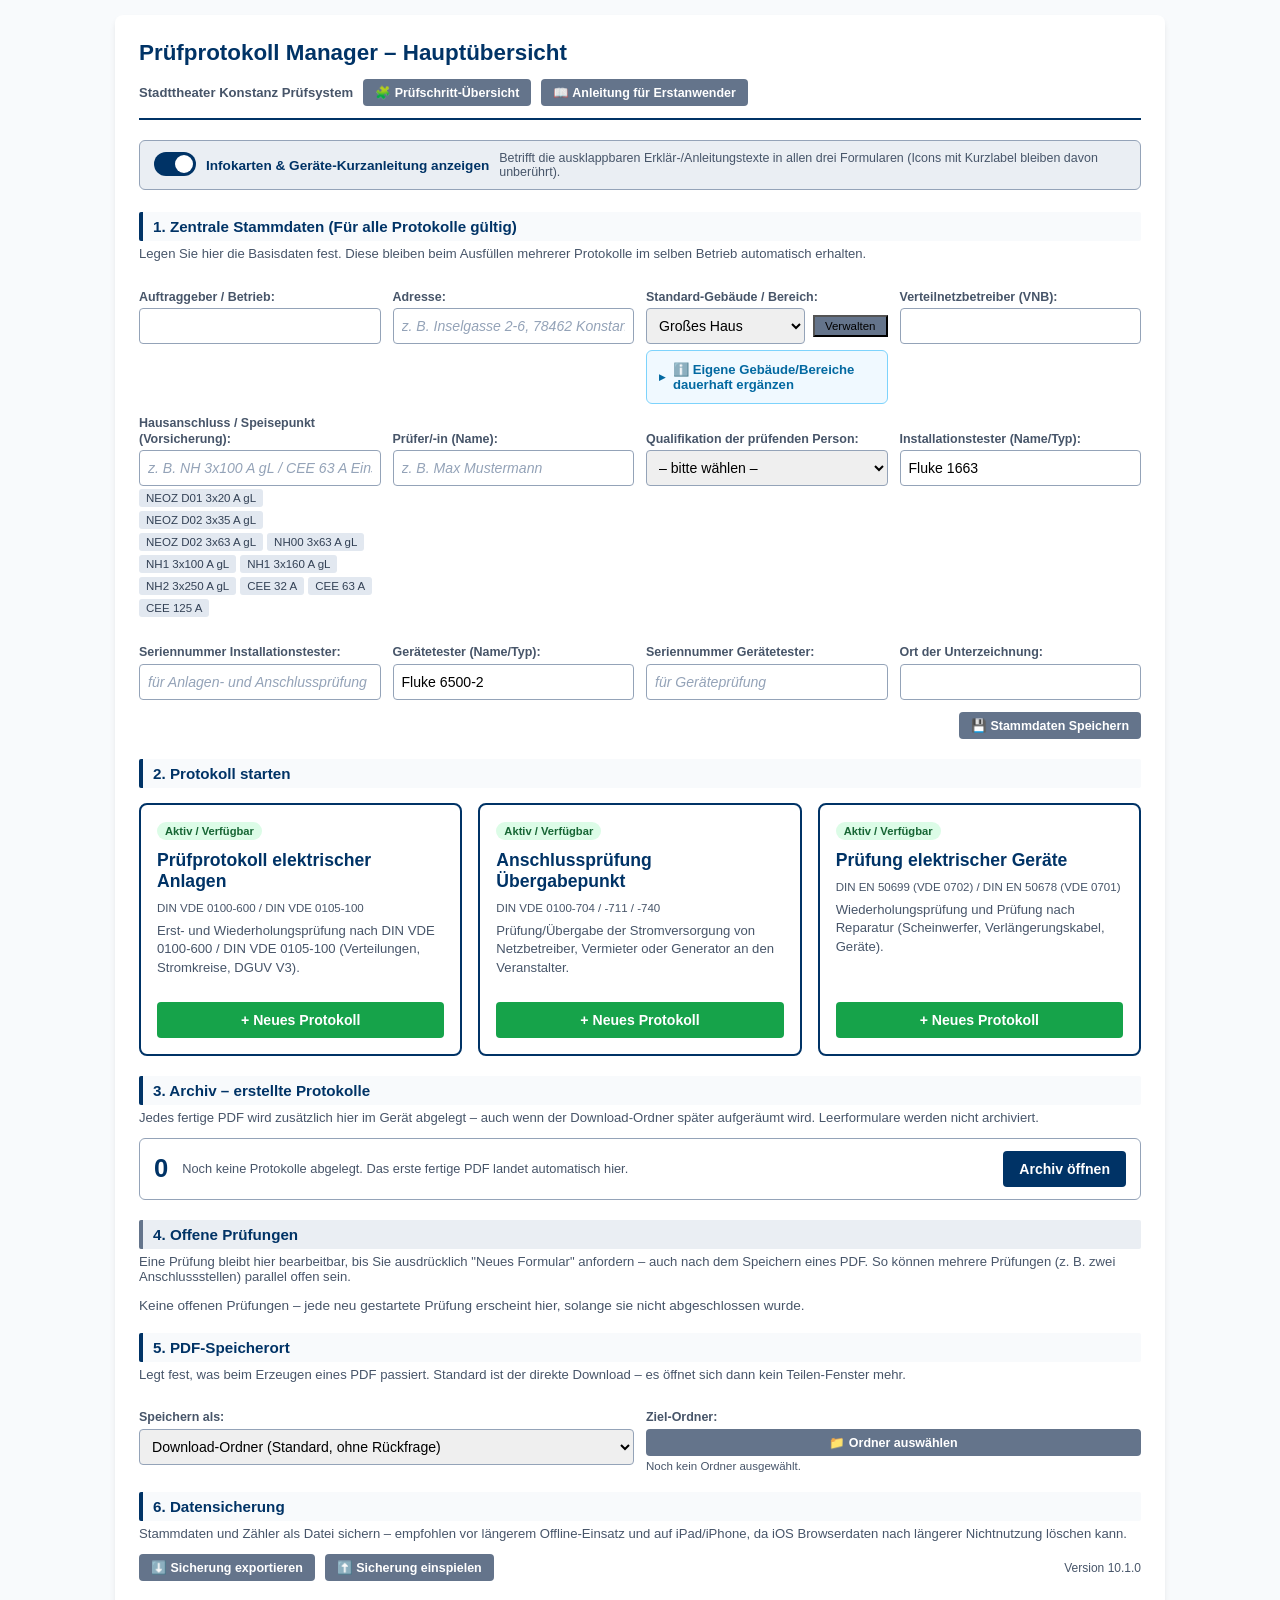
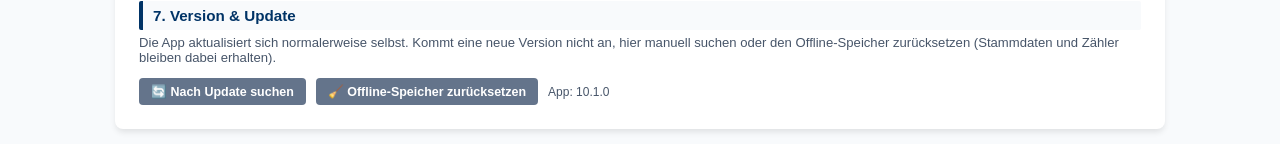
<file: index.html>
<!DOCTYPE html>
<html lang="de">
<head>
  <meta charset="UTF-8">
  <meta name="viewport" content="width=device-width, initial-scale=1.0, viewport-fit=cover">
  <title>VDE Prüfprotokoll Manager</title>
  <link rel="stylesheet" href="css/style.css">

  <!-- ===== PWA (Progressive Web App) ===== -->
  <meta name="description" content="Prüfprotokolle nach DIN VDE erstellen und als PDF ausgeben – offline nutzbar.">
  <meta name="theme-color" content="#003366">
  <link rel="manifest" href="manifest.json">
  <link rel="icon" type="image/png" sizes="32x32" href="icons/favicon-32.png">
  <link rel="apple-touch-icon" href="icons/apple-touch-icon.png">
  <!-- iOS-spezifisch -->
  <meta name="apple-mobile-web-app-capable" content="yes">
  <meta name="mobile-web-app-capable" content="yes">
  <meta name="apple-mobile-web-app-status-bar-style" content="black-translucent">
  <meta name="apple-mobile-web-app-title" content="VDE Protokoll">
  <meta name="format-detection" content="telephone=no">
  <script src="js/app-config.js"></script>
  <script src="js/pwa.js" defer></script>

  <script src="js/storage.js"></script>
  <script src="js/entwuerfe.js"></script>
  <script src="js/archiv.js"></script>
  <script src="js/pdf-utils.js"></script>
  <script src="js/infokarten.js"></script>
</head>
<body>

<div class="app-container">
  <div class="header-bar">
    <h1>Prüfprotokoll Manager – Hauptübersicht</h1>
    <div style="display:flex; align-items:center; gap:10px;">
      <span style="font-size: 0.82rem; color: var(--secondary); font-weight: bold;" id="app_betrieb_name"></span>
      <a href="pruefschritte-uebersicht.html" class="btn btn-secondary" style="text-decoration:none;">🧩 Prüfschritt-Übersicht</a>
      <a href="anleitung.html" class="btn btn-secondary" style="text-decoration:none;">📖 Anleitung für Erstanwender</a>
    </div>
  </div>

  <div class="infokarten-schalter-zeile">
    <label class="infokarten-schalter">
      <input type="checkbox" class="infokarten-schalter-checkbox" onchange="infokartenSchalterGeaendert(this)">
      <span class="infokarten-schalter-slider"></span>
    </label>
    <span class="infokarten-schalter-label">Infokarten &amp; Geräte-Kurzanleitung anzeigen</span>
    <span class="infokarten-schalter-desc">Betrifft die ausklappbaren Erklär-/Anleitungstexte in allen drei Formularen (Icons mit Kurzlabel bleiben davon unberührt).</span>
  </div>

  <h2 class="kat-stamm">1. Zentrale Stammdaten (Für alle Protokolle gültig)</h2>
  <p style="font-size: 0.82rem; color: var(--secondary); margin-top: -5px;">
    Legen Sie hier die Basisdaten fest. Diese bleiben beim Ausfüllen mehrerer Protokolle im selben Betrieb automatisch erhalten.
  </p>

  <form id="masterDataForm">
    <div class="grid">
      <div class="form-group"><label for="m_auftraggeber">Auftraggeber / Betrieb:</label><input type="text" id="m_auftraggeber"></div>
      <div class="form-group"><label for="m_adresse">Adresse:</label><input type="text" id="m_adresse" placeholder="z. B. Inselgasse 2-6, 78462 Konstanz"></div>
      <div class="form-group">
        <label for="m_gebaeude_select">Standard-Gebäude / Bereich:</label>
        <!-- [Nutzerwunsch] "Verwalten"-Button jetzt auch auf der Hauptseite,
             genau wie in den drei Prüfformularen (gebaeudeVerwaltenOeffnen()/
             gebaeudeOptionenAktualisieren() aus js/storage.js) - eigene
             Einträge muessen dadurch nur noch an EINER Stelle angelegt
             werden und stehen dann ueberall zur Auswahl, statt wie bisher
             nur ueber "Sonstiges…" als Freitext je Protokoll neu einzutippen. -->
        <div style="display:flex; gap:8px; align-items:center;">
          <select id="m_gebaeude_select" onchange="toggleMasterGebaeudeCustom(this.value)" style="flex:1 1 auto;">
            <option value="Gr. Haus">Großes Haus</option>
            <option value="Kl. Haus">Kleines Haus / Studiobühne</option>
            <option value="Werkstattbühne">Werkstattbühne</option>
            <option value="Foyer">Foyer</option>
            <option value="Probebühne">Probebühne</option>
            <option value="Außenspielstätte">Außenspielstätte / Open Air</option>
            <option value="custom">Sonstiges…</option>
          </select>
          <button type="button" class="btn-secondary btn-klein" style="flex:0 0 auto; white-space:nowrap;" onclick="gebaeudeVerwaltenOeffnen('m_gebaeude_select')" title="Eigene Gebäude/Bereiche hinzufügen oder entfernen">Verwalten</button>
        </div>
        <input type="text" id="m_gebaeude" placeholder="Gebäude/Bereich eintragen" style="display:none; margin-top:6px;">
        <details class="infokarte" style="margin-top:6px;">
          <summary>ℹ️ Eigene Gebäude/Bereiche dauerhaft ergänzen</summary>
          <div class="infokarte-inhalt">
            <p>Über den Button "Verwalten" eigene Gebäude/Bereiche anlegen oder entfernen – die Liste gilt dann
            einheitlich hier und in allen drei Prüfformularen. Für einen einmaligen, abweichenden Namen reicht
            weiterhin "Sonstiges…" mit Freitext.</p>
          </div>
        </details>
      </div>
      <div class="form-group"><label for="m_vnb">Verteilnetzbetreiber (VNB):</label><input type="text" id="m_vnb" title="Verteilnetzbetreiber – der öffentliche Netzbetreiber am Anschlusspunkt"></div>
      <div class="form-group">
        <label for="m_hausanschluss">Hausanschluss / Speisepunkt (Vorsicherung):</label>
        <input type="text" id="m_hausanschluss" placeholder="z. B. NH 3x100 A gL / CEE 63 A Einspeisung">
        <div class="quick-btn-group">
          <button type="button" class="quick-btn" onclick="setValue('m_hausanschluss', 'NEOZ D01 3x20 A gL')">NEOZ D01 3x20 A gL</button>
          <button type="button" class="quick-btn" onclick="setValue('m_hausanschluss', 'NEOZ D02 3x35 A gL')">NEOZ D02 3x35 A gL</button>
          <button type="button" class="quick-btn" onclick="setValue('m_hausanschluss', 'NEOZ D02 3x63 A gL')">NEOZ D02 3x63 A gL</button>
          <button type="button" class="quick-btn" onclick="setValue('m_hausanschluss', 'NH00 3x63 A gL')">NH00 3x63 A gL</button>
          <button type="button" class="quick-btn" onclick="setValue('m_hausanschluss', 'NH1 3x100 A gL')">NH1 3x100 A gL</button>
          <button type="button" class="quick-btn" onclick="setValue('m_hausanschluss', 'NH1 3x160 A gL')">NH1 3x160 A gL</button>
          <button type="button" class="quick-btn" onclick="setValue('m_hausanschluss', 'NH2 3x250 A gL')">NH2 3x250 A gL</button>
          <button type="button" class="quick-btn" onclick="setValue('m_hausanschluss', 'CEE 32 A Einspeisung')">CEE 32 A</button>
          <button type="button" class="quick-btn" onclick="setValue('m_hausanschluss', 'CEE 63 A Einspeisung')">CEE 63 A</button>
          <button type="button" class="quick-btn" onclick="setValue('m_hausanschluss', 'CEE 125 A Einspeisung')">CEE 125 A</button>
        </div>
      </div>
      <div class="form-group"><label for="m_pruefer">Prüfer/-in (Name):</label><input type="text" id="m_pruefer" placeholder="z. B. Max Mustermann"></div>
      <div class="form-group"><label for="m_pruefer_qualifikation">Qualifikation der prüfenden Person:</label>
        <select id="m_pruefer_qualifikation">
          <option value="">– bitte wählen –</option>
          <option value="Elektrofachkraft (EFK)">Elektrofachkraft (EFK)</option>
          <option value="Elektrotechnisch unterwiesene Person (EuP) unter Aufsicht einer EFK">Elektrotechnisch unterwiesene Person (EuP) unter Aufsicht einer EFK</option>
        </select>
      </div>
      <!-- [8.0.0, Teil 6.2] Bisher war der Geraetename fest im Label-Text
           einprogrammiert ("Fluke 1663"/"Fluke 6500-2") und nicht editierbar -
           nur die Seriennummern waren freie Felder. Jetzt vier vollstaendig
           freie Felder: Name/Typ UND Seriennummer je Installationstester und
           Geraetetester. Falls Hendrik kuenftig ein anderes Messgeraet nutzt,
           muss dafuer nichts mehr im Code geaendert werden - die bisherigen
           Fluke-Namen sind nur noch Platzhalter-Vorbelegung (value), keine
           Labels mehr. js/storage.js (applyMasterDataToForm) uebernimmt beim
           Oeffnen eines Formulars automatisch Name+Nummer des zum Formulartyp
           passenden Geraets in die dortigen Felder "Verwendetes Prüfgerät"/
           "Seriennummer Messgerät". Das alte gemeinsame Feld "m_messgeraet"/
           "m_seriennummer" bleibt aus Kompatibilitaetsgruenden als verstecktes
           Feld bestehen (siehe Aenderungsbericht 7.4.0, Punkt 8), ist aber
           nicht mehr sichtbar. -->
      <div class="form-group"><label for="m_geraet_installationstester">Installationstester (Name/Typ):</label><input type="text" id="m_geraet_installationstester" value="Fluke 1663" placeholder="z. B. Fluke 1663"></div>
      <div class="form-group"><label for="m_seriennummer_installationstester">Seriennummer Installationstester:</label><input type="text" id="m_seriennummer_installationstester" placeholder="für Anlagen- und Anschlussprüfung"></div>
      <div class="form-group"><label for="m_geraet_geraetetester">Gerätetester (Name/Typ):</label><input type="text" id="m_geraet_geraetetester" value="Fluke 6500-2" placeholder="z. B. Fluke 6500-2"></div>
      <div class="form-group"><label for="m_seriennummer_geraetetester">Seriennummer Gerätetester:</label><input type="text" id="m_seriennummer_geraetetester" placeholder="für Geräteprüfung"></div>
      <input type="hidden" id="m_messgeraet">
      <input type="hidden" id="m_seriennummer">
      <div class="form-group"><label for="m_ort">Ort der Unterzeichnung:</label><input type="text" id="m_ort"></div>
    </div>
    
    <div style="text-align: right; margin-top: 12px;">
      <button type="button" class="btn btn-secondary" onclick="saveMasterData(true)">💾 Stammdaten Speichern</button>
    </div>
  </form>

  <h2 class="kat-messen">2. Protokoll starten</h2>
  <!-- [Nutzerwunsch] Das frühere, allgemeine Schnellzugriffsfeld darüber
       ("+ Neues Protokoll" / "▶ Letztes weitermachen", typuebergreifend)
       wurde entfernt - es duplizierte nur, was jede Kachel unten ohnehin
       bereits proTyp anbietet: einen gruenen "+ Neues Protokoll"-Button und,
       falls vorhanden, einen gelben "▶ Protokoll fortsetzen"-Button fuer
       GENAU diesen Protokolltyp (siehe renderProtokollKacheln() weiter
       unten sowie das gleiche Muster in vde0100.html/anschlusspruefung.html/
       geraetepruefung.html). Damit gibt es nur noch EINE Stelle mit diesen
       Optionen statt zwei leicht unterschiedliche. -->
  <div class="protocol-grid" id="protocolGrid"></div>

  <h2 class="kat-ergebnis">3. Archiv – erstellte Protokolle</h2>
  <p style="font-size: 0.82rem; color: var(--secondary); margin-top: -5px;">
    Jedes fertige PDF wird zusätzlich hier im Gerät abgelegt – auch wenn der Download-Ordner
    später aufgeräumt wird. Leerformulare werden nicht archiviert.
  </p>
  <div class="start-archiv">
    <div class="start-archiv-zahl" id="archivZahl">–</div>
    <div class="start-archiv-text" id="archivText">Archiv wird gelesen …</div>
    <a href="archiv.html" class="btn">Archiv öffnen</a>
  </div>

  <h2 class="kat-sicht" id="offene-pruefungen">4. Offene Prüfungen</h2>
  <p style="font-size: 0.82rem; color: var(--secondary); margin-top: -5px;">
    Eine Prüfung bleibt hier bearbeitbar, bis Sie ausdrücklich "Neues Formular" anfordern –
    auch nach dem Speichern eines PDF. So können mehrere Prüfungen (z. B. zwei Anschlussstellen) parallel offen sein.
  </p>
  <div id="offenePruefungenListe"></div>

  <h2 class="kat-stamm">5. PDF-Speicherort</h2>
  <p style="font-size: 0.82rem; color: var(--secondary); margin-top: -5px;">
    Legt fest, was beim Erzeugen eines PDF passiert. Standard ist der direkte Download –
    es öffnet sich dann kein Teilen-Fenster mehr.
  </p>
  <div class="grid">
    <div class="form-group">
      <label for="pdf_speichern_modus">Speichern als:</label>
      <select id="pdf_speichern_modus" onchange="pdfModusGeaendert(this.value)">
        <option value="download">Download-Ordner (Standard, ohne Rückfrage)</option>
        <option value="ordner">Fester Ordner (Chrome/Edge am PC)</option>
        <option value="teilen">Teilen-Menü (iPhone/iPad, Weiterleiten)</option>
      </select>
    </div>
    <div class="form-group">
      <label id="ziel_ordner_label">Ziel-Ordner:</label>
      <button type="button" class="btn btn-secondary" onclick="ordnerWaehlen()" aria-labelledby="ziel_ordner_label">📁 Ordner auswählen</button>
      <span id="ordnerHinweis" style="font-size:0.72rem; color:var(--secondary); margin-top:4px;"></span>
    </div>
  </div>

  <h2 class="kat-ergebnis">6. Datensicherung</h2>
  <p style="font-size: 0.82rem; color: var(--secondary); margin-top: -5px;">
    Stammdaten und Zähler als Datei sichern – empfohlen vor längerem Offline-Einsatz
    und auf iPad/iPhone, da iOS Browserdaten nach längerer Nichtnutzung löschen kann.
  </p>
  <div style="display:flex; gap:10px; flex-wrap:wrap;">
    <button type="button" class="btn btn-secondary" onclick="exportAppData()">⬇️ Sicherung exportieren</button>
    <button type="button" class="btn btn-secondary" onclick="document.getElementById('importFile').click()">⬆️ Sicherung einspielen</button>
    <input type="file" id="importFile" accept="application/json,.json" style="display:none"
           onchange="importAppData(this.files[0]); this.value='';">
    <span id="appVersionHint" style="margin-left:auto; align-self:center; font-size:0.75rem; color:var(--secondary);"></span>
  </div>

  <h2 class="kat-stamm">7. Version & Update</h2>
  <p style="font-size: 0.82rem; color: var(--secondary); margin-top: -5px;">
    Die App aktualisiert sich normalerweise selbst. Kommt eine neue Version nicht an,
    hier manuell suchen oder den Offline-Speicher zurücksetzen
    (Stammdaten und Zähler bleiben dabei erhalten).
  </p>
  <div style="display:flex; gap:10px; flex-wrap:wrap; align-items:center;">
    <button type="button" class="btn btn-secondary" onclick="nachUpdateSuchen()">🔄 Nach Update suchen</button>
    <button type="button" class="btn btn-secondary" onclick="appZuruecksetzenMitFrage()">🧹 Offline-Speicher zurücksetzen</button>
    <span id="versionsInfo" style="font-size:0.75rem; color:var(--secondary);"></span>
  </div>
</div>

<script>
  /* [8.0.0, Teil 6.3] Ordnet jeder Kachel (PROTOKOLLE[].id) das passende
   * Entwurfs-Praefix aus js/entwuerfe.js zu (dort PR/AP/GP genannt), damit
   * pro Kachel gezielt nach einem offenen Entwurf GENAU dieses Protokolltyps
   * gesucht werden kann. [Nutzerwunsch] Der frueher zusaetzlich vorhandene
   * globale, typuebergreifende "Letztes weitermachen"-Schnellzugriff wurde
   * entfernt - jede Kachel deckt das jetzt allein ab.
   * WICHTIG: muss VOR dem ersten Aufruf von renderProtokollKacheln() (gleich
   * unten) initialisiert sein - eine spaeter im Skript stehende var-Zuweisung
   * ist zur Laufzeit an dieser Stelle noch undefined, obwohl sie als
   * Deklaration bereits gehoisted ist (Bug in einer Zwischenversion: die
   * Kacheln blieben dadurch beim ersten Laden ohne "Protokoll
   * fortsetzen"-Button, mit einem TypeError in der Konsole). */
  var KACHEL_PRAEFIX = { vde0100: 'PR', anschluss: 'AP', geraete: 'GP' };

  loadMasterDataToDashboard();
  // [Nutzerwunsch] eigene Gebäude/Bereich-Einträge (aus dem "Verwalten"-
  // Dialog) auch hier auf der Hauptseite ins Dropdown einfuegen - siehe
  // gleichlautenden Aufruf in den drei Prüfformularen sowie
  // gebaeudeOptionenAktualisieren() in storage.js.
  gebaeudeOptionenAktualisieren('m_gebaeude_select');
  renderProtokollKacheln();
  renderOffenePruefungen('offenePruefungenListe');

  document.getElementById('appVersionHint').textContent = 'Version ' + APP_VERSION;
  document.getElementById('app_betrieb_name').textContent = (typeof APP_BETRIEB_NAME !== 'undefined' && APP_BETRIEB_NAME) ? APP_BETRIEB_NAME : '';
  archivUebersichtLaden();

  /* Archiv-Kurzübersicht ---------------------------------------------------
   * Zeigt auf der Startseite, wie viele Protokolle abgelegt sind und welches
   * zuletzt erzeugt wurde - ohne dafür das Archiv öffnen zu müssen. */
  function archivUebersichtLaden() {
    if (typeof archivAlle !== 'function') return;
    archivAlle().then(function (liste) {
      var zahl = document.getElementById('archivZahl');
      var text = document.getElementById('archivText');
      zahl.textContent = liste.length;
      if (!liste.length) {
        text.textContent = 'Noch keine Protokolle abgelegt. Das erste fertige PDF landet automatisch hier.';
        return;
      }
      var letzte = liste[0];
      var typ = archivTyp(letzte.praefix);
      text.textContent = 'Zuletzt: ' + (letzte.nummer || letzte.dateiname) + ' · ' + typ.label +
        (letzte.gebaeude ? ' · ' + letzte.gebaeude : '') +
        ' · ' + archivDatumKurz(letzte.pruefdatum || letzte.erstellt.slice(0, 10));
    });
  }

  /* PDF-Speicherort ------------------------------------------------------- */
  document.getElementById('pdf_speichern_modus').value = getPdfSpeichernModus();
  ordnerHinweisAktualisieren();

  function pdfModusGeaendert(modus) {
    setPdfSpeichernModus(modus);
    if (modus === 'ordner') ordnerWaehlen();
    else ordnerHinweisAktualisieren();
  }

  function ordnerWaehlen() {
    pdfZielordnerWaehlen().then(function (handle) {
      if (handle) document.getElementById('pdf_speichern_modus').value = 'ordner';
      ordnerHinweisAktualisieren();
    });
  }

  /* Version & Update ------------------------------------------------------ */
  async function appZuruecksetzenMitFrage() {
    if (!await appConfirm('Offline-Speicher zurücksetzen?\n\n' +
                 'Alle zwischengespeicherten Dateien werden neu vom Server geladen.\n' +
                 'Stammdaten, Protokollzähler und Zwischenspeicher bleiben erhalten.')) return;
    appZuruecksetzen();
  }

  // Zeigt an, welche Version der Service Worker gerade ausliefert
  (function versionsInfoAnzeigen() {
    var el = document.getElementById('versionsInfo');
    if (!el) return;
    el.textContent = 'App: ' + APP_VERSION;
    if (!('serviceWorker' in navigator)) return;
    navigator.serviceWorker.ready.then(function (reg) {
      if (!reg.active) return;
      navigator.serviceWorker.addEventListener('message', function (ev) {
        if (ev.data && ev.data.type === 'VERSION') {
          el.textContent = 'App: ' + APP_VERSION + ' · Offline-Cache: ' + (ev.data.swVersion || '?');
        }
      });
      reg.active.postMessage({ type: 'GET_VERSION' });
    }).catch(function () {});
  })();

  function ordnerHinweisAktualisieren() {
    var el = document.getElementById('ordnerHinweis');
    if (!window.showDirectoryPicker) {
      el.textContent = 'Feste Ordner nur in Chrome/Edge am PC möglich – hier wird der Download-Ordner verwendet.';
      return;
    }
    pdfOrdnerHandleLaden().then(function (h) {
      el.textContent = h ? 'Aktueller Ziel-Ordner: ' + h.name : 'Noch kein Ordner ausgewählt.';
    });
  }

  /* Kacheln werden aus js/app-config.js erzeugt --------------------------- */
  function renderProtokollKacheln() {
    var grid = document.getElementById('protocolGrid');
    if (!grid || typeof PROTOKOLLE === 'undefined') return;
    grid.innerHTML = '';

    PROTOKOLLE.forEach(function (p) {
      var aktiv = p.status !== 'geplant';
      var card = document.createElement('div');
      card.className = 'protocol-card' + (aktiv ? ' active' : '');

      var kopf = document.createElement('div');
      var badge = document.createElement('span');
      badge.className = 'badge ' + (aktiv ? 'badge-active' : 'badge-future');
      badge.textContent = aktiv ? 'Aktiv / Verfügbar' : 'In Planung';
      kopf.appendChild(badge);

      var h3 = document.createElement('h3');
      h3.textContent = p.titel;
      kopf.appendChild(h3);

      if (p.norm) {
        var norm = document.createElement('p');
        norm.style.cssText = 'font-size:0.72rem; color:var(--secondary); margin:2px 0 6px;';
        norm.textContent = p.norm;
        kopf.appendChild(norm);
      }

      var txt = document.createElement('p');
      txt.textContent = p.beschreibung || '';
      kopf.appendChild(txt);
      card.appendChild(kopf);

      if (aktiv) {
        // [8.0.0, Teil 6.3] Grüner Button "Neues Protokoll" (immer sichtbar,
        // legt per ?neu=1 explizit einen frischen Entwurf an) + gelber
        // Button "Protokoll fortsetzen" (nur sichtbar, wenn fuer GENAU
        // diesen Protokolltyp mindestens ein nicht abgeschlossener Entwurf
        // existiert - fuehrt direkt zum zuletzt bearbeiteten davon).
        var aktionen = document.createElement('div');
        aktionen.style.cssText = 'display:flex; flex-direction:column; gap:6px; margin-top:10px;';

        var neu = document.createElement('a');
        neu.href = p.datei + '?neu=1';
        neu.className = 'btn btn-success';
        neu.style.cssText = 'display:block; text-align:center; text-decoration:none;';
        neu.textContent = '+ Neues Protokoll';
        neu.onclick = function () { saveMasterData(false); };
        aktionen.appendChild(neu);

        var praefix = KACHEL_PRAEFIX[p.id];
        var offeneEntwuerfe = praefix && typeof entwuerfeFuerTyp === 'function'
          ? entwuerfeFuerTyp(praefix).filter(function (e) { return !e.abgeschlossen; })
          : [];
        if (offeneEntwuerfe.length) {
          var letzterEigener = offeneEntwuerfe[0]; // entwuerfeFuerTyp() sortiert bereits nach "zuletzt"
          var weiter = document.createElement('a');
          weiter.href = p.datei + '?entwurf=' + encodeURIComponent(letzterEigener.id);
          weiter.className = 'btn btn-warning';
          weiter.style.cssText = 'display:block; text-align:center; text-decoration:none;';
          var bez = letzterEigener.protokollnummer
            ? (letzterEigener.protokollnummer + (letzterEigener.bezeichnung ? ' – ' + letzterEigener.bezeichnung : ''))
            : letzterEigener.bezeichnung;
          weiter.textContent = '▶ Protokoll fortsetzen' + (bez ? ' (' + bez + ')' : '') +
            (offeneEntwuerfe.length > 1 ? ' [' + offeneEntwuerfe.length + ']' : '');
          aktionen.appendChild(weiter);
        }

        card.appendChild(aktionen);
      } else {
        var d = document.createElement('div');
        d.style.cssText = 'margin-top:10px; text-align:center; font-size:0.8rem; color:var(--secondary);';
        d.textContent = 'noch nicht verfügbar';
        card.appendChild(d);
      }

      grid.appendChild(card);
    });
  }
</script>
</body>
</html>
</file>
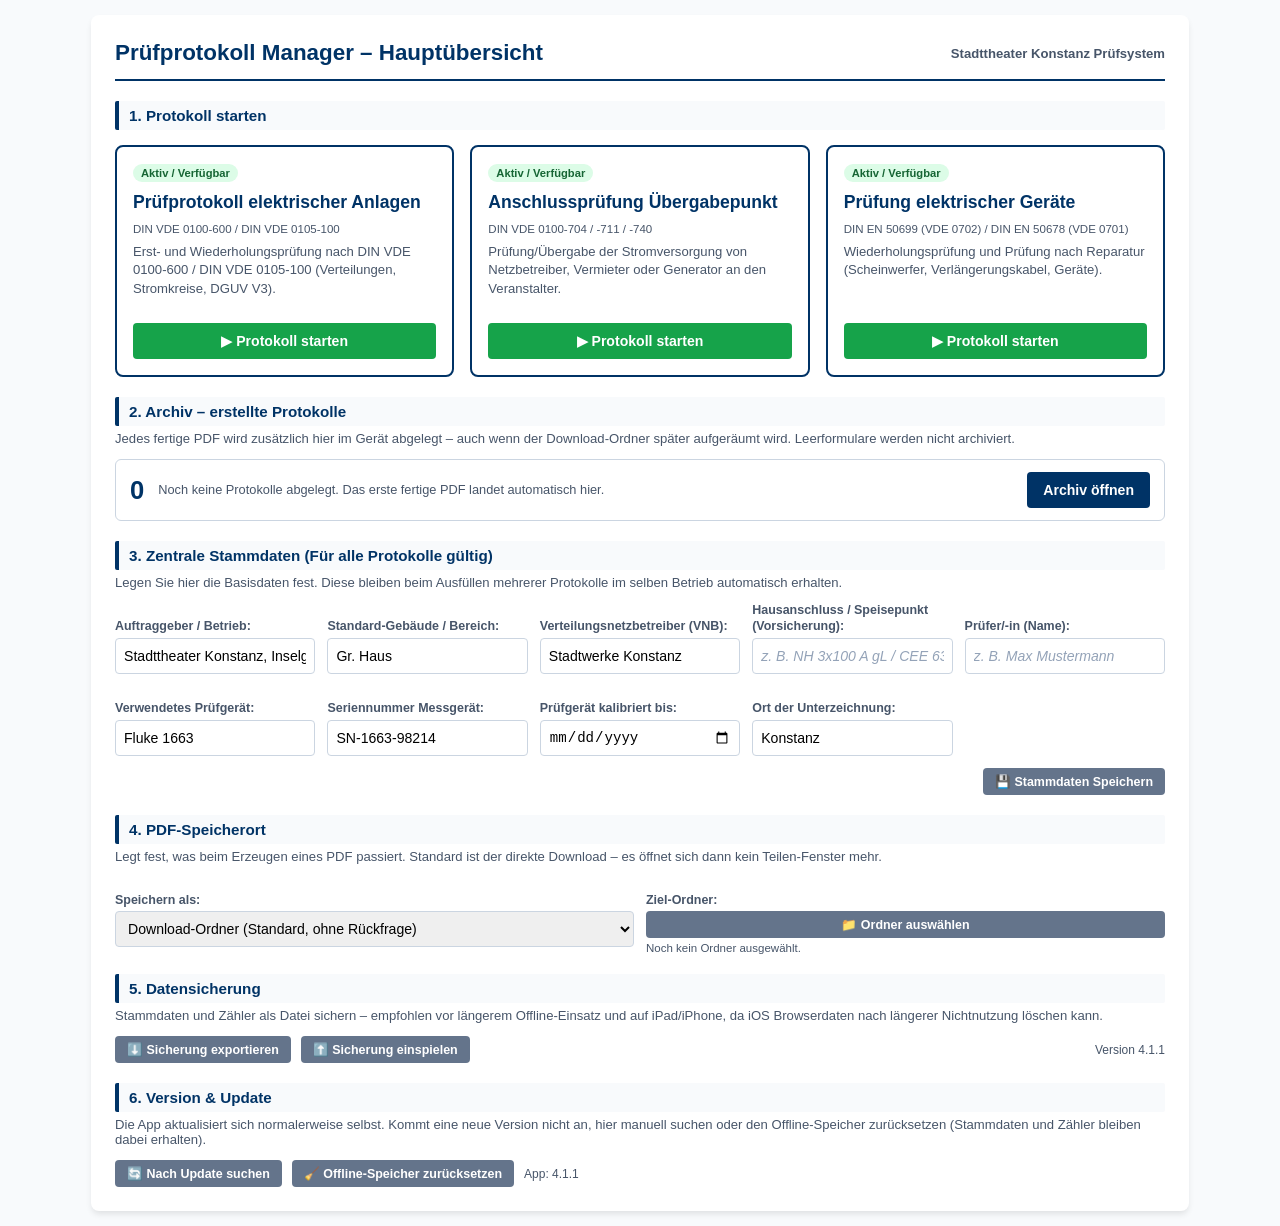
<file: ZUM-HOCHLADEN/index.html>
<!DOCTYPE html>
<html lang="de">
<head>
  <meta charset="UTF-8">
  <meta name="viewport" content="width=device-width, initial-scale=1.0, viewport-fit=cover">
  <title>VDE Prüfprotokoll Manager</title>
  <link rel="stylesheet" href="css/style.css">

  <!-- ===== PWA (Progressive Web App) ===== -->
  <meta name="description" content="Prüfprotokolle nach DIN VDE erstellen und als PDF ausgeben – offline nutzbar.">
  <meta name="theme-color" content="#003366">
  <link rel="manifest" href="manifest.json">
  <link rel="icon" type="image/png" sizes="32x32" href="icons/favicon-32.png">
  <link rel="apple-touch-icon" href="icons/apple-touch-icon.png">
  <!-- iOS-spezifisch -->
  <meta name="apple-mobile-web-app-capable" content="yes">
  <meta name="mobile-web-app-capable" content="yes">
  <meta name="apple-mobile-web-app-status-bar-style" content="black-translucent">
  <meta name="apple-mobile-web-app-title" content="VDE Protokoll">
  <meta name="format-detection" content="telephone=no">
  <script src="js/app-config.js"></script>
  <script src="js/pwa.js" defer></script>

  <script src="js/storage.js"></script>
  <script src="js/archiv.js"></script>
  <script src="js/pdf-utils.js"></script>
</head>
<body>

<div class="app-container">
  <div class="header-bar">
    <h1>Prüfprotokoll Manager – Hauptübersicht</h1>
    <span style="font-size: 0.82rem; color: var(--secondary); font-weight: bold;">Stadttheater Konstanz Prüfsystem</span>
  </div>

  <h2 class="kat-messen">1. Protokoll starten</h2>
  <div class="protocol-grid" id="protocolGrid"></div>


  <h2 class="kat-ergebnis">2. Archiv – erstellte Protokolle</h2>
  <p style="font-size: 0.82rem; color: var(--secondary); margin-top: -5px;">
    Jedes fertige PDF wird zusätzlich hier im Gerät abgelegt – auch wenn der Download-Ordner
    später aufgeräumt wird. Leerformulare werden nicht archiviert.
  </p>
  <div class="start-archiv">
    <div class="start-archiv-zahl" id="archivZahl">–</div>
    <div class="start-archiv-text" id="archivText">Archiv wird gelesen …</div>
    <a href="archiv.html" class="btn">Archiv öffnen</a>
  </div>

  <h2 class="kat-stamm">3. Zentrale Stammdaten (Für alle Protokolle gültig)</h2>
  <p style="font-size: 0.82rem; color: var(--secondary); margin-top: -5px;">
    Legen Sie hier die Basisdaten fest. Diese bleiben beim Ausfüllen mehrerer Protokolle im selben Betrieb automatisch erhalten.
  </p>

  <form id="masterDataForm">
    <div class="grid">
      <div class="form-group"><label>Auftraggeber / Betrieb:</label><input type="text" id="m_auftraggeber"></div>
      <div class="form-group"><label>Standard-Gebäude / Bereich:</label><input type="text" id="m_gebaeude"></div>
      <div class="form-group"><label>Verteilungsnetzbetreiber (VNB):</label><input type="text" id="m_vnb"></div>
      <div class="form-group"><label>Hausanschluss / Speisepunkt (Vorsicherung):</label><input type="text" id="m_hausanschluss" placeholder="z. B. NH 3x100 A gL / CEE 63 A Einspeisung"></div>
      <div class="form-group"><label>Prüfer/-in (Name):</label><input type="text" id="m_pruefer" placeholder="z. B. Max Mustermann"></div>
      <div class="form-group"><label>Verwendetes Prüfgerät:</label><input type="text" id="m_messgeraet"></div>
      <div class="form-group"><label>Seriennummer Messgerät:</label><input type="text" id="m_seriennummer"></div>
      <div class="form-group"><label>Prüfgerät kalibriert bis:</label><input type="date" id="m_kalibriert_bis"></div>
      <div class="form-group"><label>Ort der Unterzeichnung:</label><input type="text" id="m_ort"></div>
    </div>
    
    <div style="text-align: right; margin-top: 12px;">
      <button type="button" class="btn btn-secondary" onclick="saveMasterData(true)">💾 Stammdaten Speichern</button>
    </div>
  </form>

  <h2 class="kat-stamm">4. PDF-Speicherort</h2>
  <p style="font-size: 0.82rem; color: var(--secondary); margin-top: -5px;">
    Legt fest, was beim Erzeugen eines PDF passiert. Standard ist der direkte Download –
    es öffnet sich dann kein Teilen-Fenster mehr.
  </p>
  <div class="grid">
    <div class="form-group">
      <label>Speichern als:</label>
      <select id="pdf_speichern_modus" onchange="pdfModusGeaendert(this.value)">
        <option value="download">Download-Ordner (Standard, ohne Rückfrage)</option>
        <option value="ordner">Fester Ordner (Chrome/Edge am PC)</option>
        <option value="teilen">Teilen-Menü (iPhone/iPad, Weiterleiten)</option>
      </select>
    </div>
    <div class="form-group">
      <label>Ziel-Ordner:</label>
      <button type="button" class="btn btn-secondary" onclick="ordnerWaehlen()">📁 Ordner auswählen</button>
      <span id="ordnerHinweis" style="font-size:0.72rem; color:var(--secondary); margin-top:4px;"></span>
    </div>
  </div>

  <h2 class="kat-ergebnis">5. Datensicherung</h2>
  <p style="font-size: 0.82rem; color: var(--secondary); margin-top: -5px;">
    Stammdaten und Zähler als Datei sichern – empfohlen vor längerem Offline-Einsatz
    und auf iPad/iPhone, da iOS Browserdaten nach längerer Nichtnutzung löschen kann.
  </p>
  <div style="display:flex; gap:10px; flex-wrap:wrap;">
    <button type="button" class="btn btn-secondary" onclick="exportAppData()">⬇️ Sicherung exportieren</button>
    <button type="button" class="btn btn-secondary" onclick="document.getElementById('importFile').click()">⬆️ Sicherung einspielen</button>
    <input type="file" id="importFile" accept="application/json,.json" style="display:none"
           onchange="importAppData(this.files[0]); this.value='';">
    <span id="appVersionHint" style="margin-left:auto; align-self:center; font-size:0.75rem; color:var(--secondary);"></span>
  </div>

  <h2 class="kat-stamm">6. Version & Update</h2>
  <p style="font-size: 0.82rem; color: var(--secondary); margin-top: -5px;">
    Die App aktualisiert sich normalerweise selbst. Kommt eine neue Version nicht an,
    hier manuell suchen oder den Offline-Speicher zurücksetzen
    (Stammdaten und Zähler bleiben dabei erhalten).
  </p>
  <div style="display:flex; gap:10px; flex-wrap:wrap; align-items:center;">
    <button type="button" class="btn btn-secondary" onclick="nachUpdateSuchen()">🔄 Nach Update suchen</button>
    <button type="button" class="btn btn-secondary" onclick="appZuruecksetzenMitFrage()">🧹 Offline-Speicher zurücksetzen</button>
    <span id="versionsInfo" style="font-size:0.75rem; color:var(--secondary);"></span>
  </div>
</div>

<script>
  loadMasterDataToDashboard();
  renderProtokollKacheln();
  document.getElementById('appVersionHint').textContent = 'Version ' + APP_VERSION;
  archivUebersichtLaden();

  /* Archiv-Kurzübersicht ---------------------------------------------------
   * Zeigt auf der Startseite, wie viele Protokolle abgelegt sind und welches
   * zuletzt erzeugt wurde - ohne dafür das Archiv öffnen zu müssen. */
  function archivUebersichtLaden() {
    if (typeof archivAlle !== 'function') return;
    archivAlle().then(function (liste) {
      var zahl = document.getElementById('archivZahl');
      var text = document.getElementById('archivText');
      zahl.textContent = liste.length;
      if (!liste.length) {
        text.textContent = 'Noch keine Protokolle abgelegt. Das erste fertige PDF landet automatisch hier.';
        return;
      }
      var letzte = liste[0];
      var typ = archivTyp(letzte.praefix);
      text.textContent = 'Zuletzt: ' + (letzte.nummer || letzte.dateiname) + ' · ' + typ.label +
        (letzte.gebaeude ? ' · ' + letzte.gebaeude : '') +
        ' · ' + archivDatumKurz(letzte.pruefdatum || letzte.erstellt.slice(0, 10));
    });
  }

  /* PDF-Speicherort ------------------------------------------------------- */
  document.getElementById('pdf_speichern_modus').value = getPdfSpeichernModus();
  ordnerHinweisAktualisieren();

  function pdfModusGeaendert(modus) {
    setPdfSpeichernModus(modus);
    if (modus === 'ordner') ordnerWaehlen();
    else ordnerHinweisAktualisieren();
  }

  function ordnerWaehlen() {
    pdfZielordnerWaehlen().then(function (handle) {
      if (handle) document.getElementById('pdf_speichern_modus').value = 'ordner';
      ordnerHinweisAktualisieren();
    });
  }

  /* Version & Update ------------------------------------------------------ */
  function appZuruecksetzenMitFrage() {
    if (!confirm('Offline-Speicher zurücksetzen?\n\n' +
                 'Alle zwischengespeicherten Dateien werden neu vom Server geladen.\n' +
                 'Stammdaten, Protokollzähler und Zwischenspeicher bleiben erhalten.')) return;
    appZuruecksetzen();
  }

  // Zeigt an, welche Version der Service Worker gerade ausliefert
  (function versionsInfoAnzeigen() {
    var el = document.getElementById('versionsInfo');
    if (!el) return;
    el.textContent = 'App: ' + APP_VERSION;
    if (!('serviceWorker' in navigator)) return;
    navigator.serviceWorker.ready.then(function (reg) {
      if (!reg.active) return;
      navigator.serviceWorker.addEventListener('message', function (ev) {
        if (ev.data && ev.data.type === 'VERSION') {
          el.textContent = 'App: ' + APP_VERSION + ' · Offline-Cache: ' + (ev.data.swVersion || '?');
        }
      });
      reg.active.postMessage({ type: 'GET_VERSION' });
    }).catch(function () {});
  })();

  function ordnerHinweisAktualisieren() {
    var el = document.getElementById('ordnerHinweis');
    if (!window.showDirectoryPicker) {
      el.textContent = 'Feste Ordner nur in Chrome/Edge am PC möglich – hier wird der Download-Ordner verwendet.';
      return;
    }
    pdfOrdnerHandleLaden().then(function (h) {
      el.textContent = h ? 'Aktueller Ziel-Ordner: ' + h.name : 'Noch kein Ordner ausgewählt.';
    });
  }

  /* Kacheln werden aus js/app-config.js erzeugt --------------------------- */
  function renderProtokollKacheln() {
    var grid = document.getElementById('protocolGrid');
    if (!grid || typeof PROTOKOLLE === 'undefined') return;
    grid.innerHTML = '';

    PROTOKOLLE.forEach(function (p) {
      var aktiv = p.status !== 'geplant';
      var card = document.createElement('div');
      card.className = 'protocol-card' + (aktiv ? ' active' : '');

      var kopf = document.createElement('div');
      var badge = document.createElement('span');
      badge.className = 'badge ' + (aktiv ? 'badge-active' : 'badge-future');
      badge.textContent = aktiv ? 'Aktiv / Verfügbar' : 'In Planung';
      kopf.appendChild(badge);

      var h3 = document.createElement('h3');
      h3.textContent = p.titel;
      kopf.appendChild(h3);

      if (p.norm) {
        var norm = document.createElement('p');
        norm.style.cssText = 'font-size:0.72rem; color:var(--secondary); margin:2px 0 6px;';
        norm.textContent = p.norm;
        kopf.appendChild(norm);
      }

      var txt = document.createElement('p');
      txt.textContent = p.beschreibung || '';
      kopf.appendChild(txt);
      card.appendChild(kopf);

      if (aktiv) {
        var a = document.createElement('a');
        a.href = p.datei;
        a.className = 'btn btn-success';
        a.style.cssText = 'display:block; text-align:center; text-decoration:none; margin-top:10px;';
        a.textContent = '▶ Protokoll starten';
        a.onclick = function () { saveMasterData(false); };
        card.appendChild(a);
      } else {
        var d = document.createElement('div');
        d.style.cssText = 'margin-top:10px; text-align:center; font-size:0.8rem; color:var(--secondary);';
        d.textContent = 'noch nicht verfügbar';
        card.appendChild(d);
      }

      grid.appendChild(card);
    });
  }
</script>
</body>
</html>
</file>
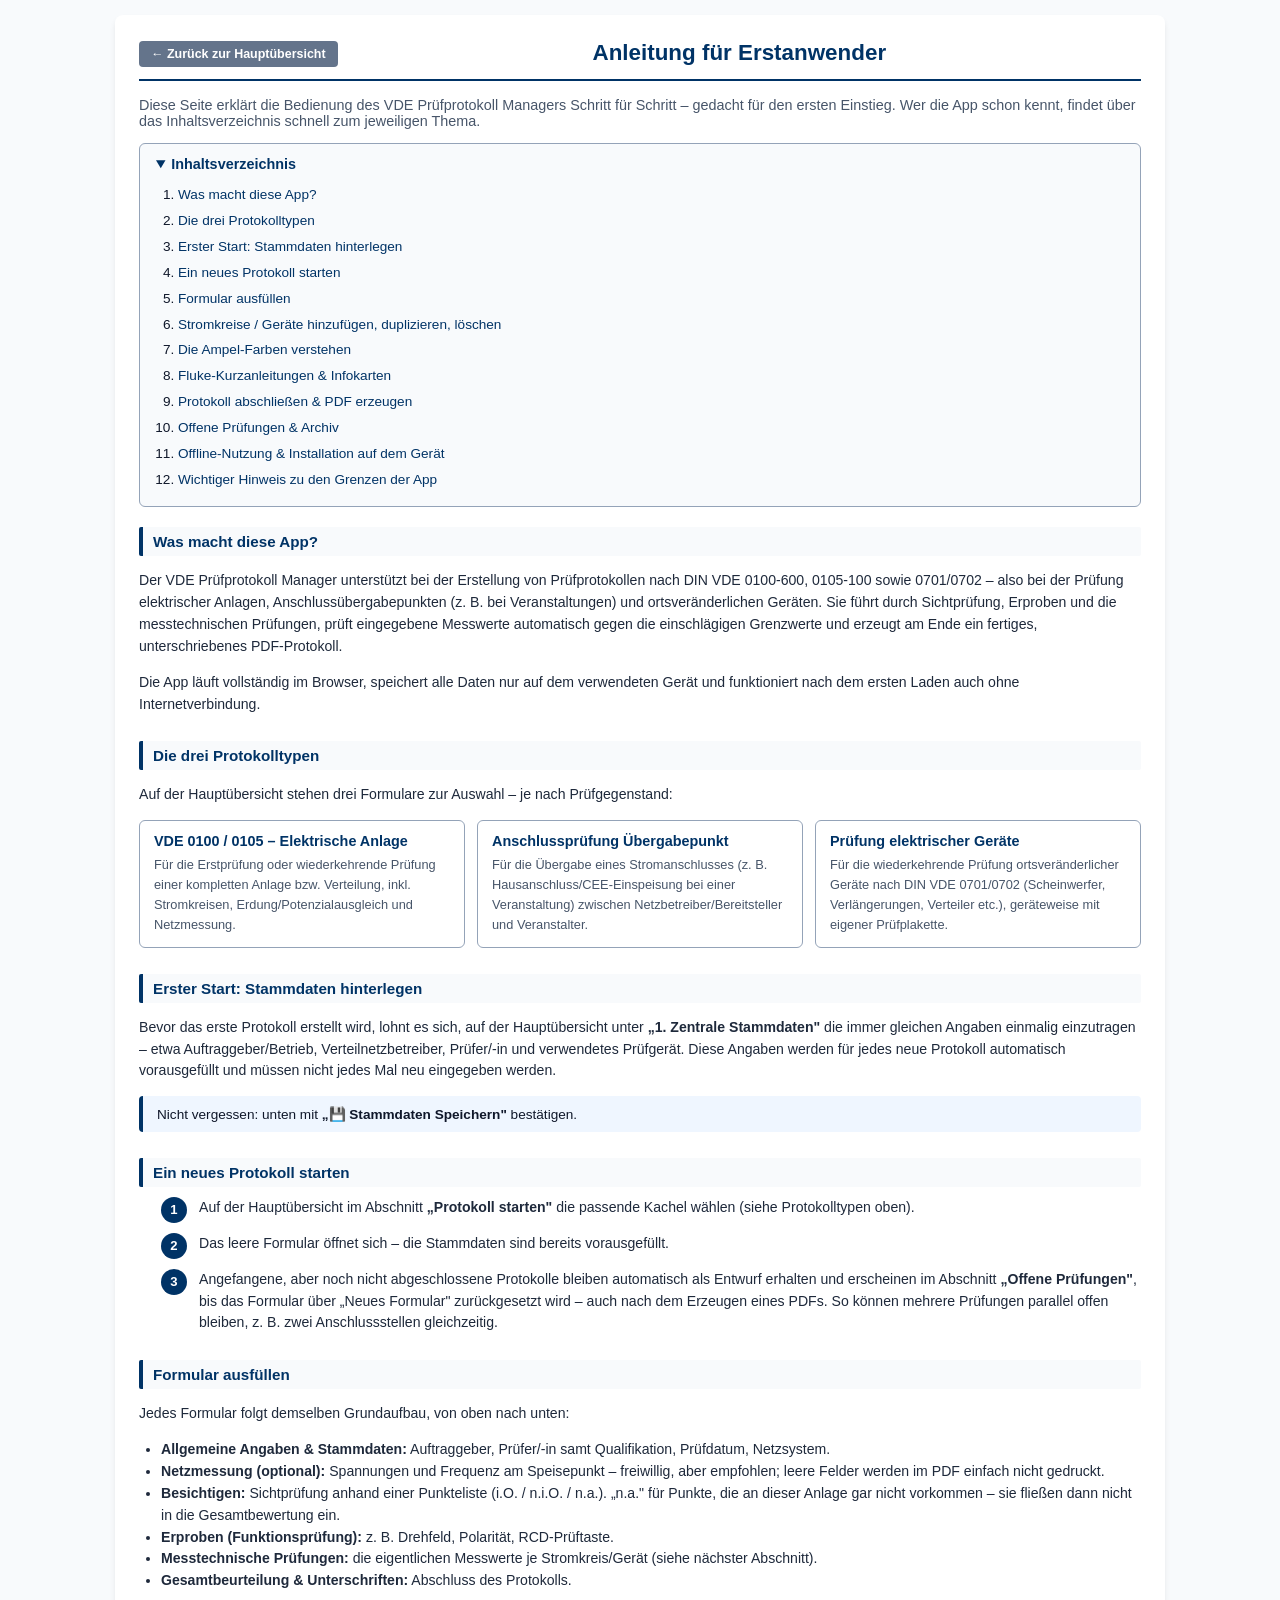
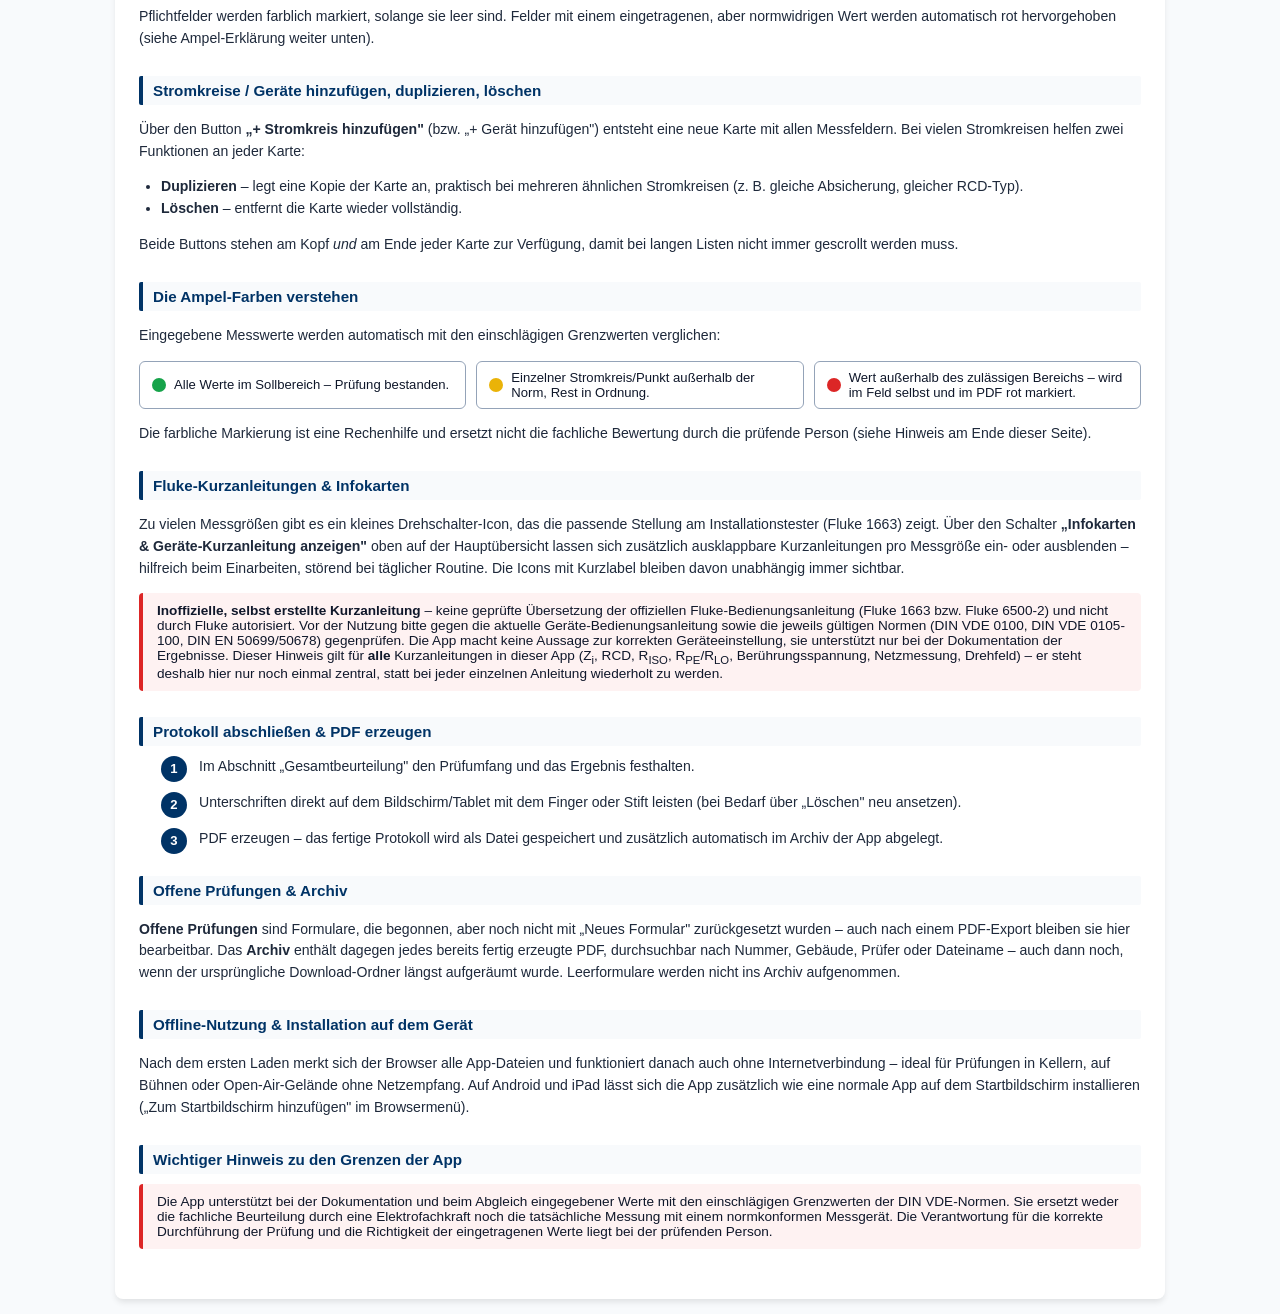
<file: anleitung.html>
<!DOCTYPE html>
<html lang="de">
<head>
  <meta charset="UTF-8">
  <meta name="viewport" content="width=device-width, initial-scale=1.0, viewport-fit=cover">
  <title>Anleitung für Erstanwender – VDE Prüfprotokoll Manager</title>
  <link rel="stylesheet" href="css/style.css">

  <meta name="description" content="Erste Schritte mit dem VDE Prüfprotokoll Manager – Anleitung für Erstanwender.">
  <meta name="theme-color" content="#003366">
  <link rel="manifest" href="manifest.json">
  <link rel="icon" type="image/png" sizes="32x32" href="icons/favicon-32.png">
  <link rel="apple-touch-icon" href="icons/apple-touch-icon.png">
  <meta name="apple-mobile-web-app-capable" content="yes">
  <meta name="mobile-web-app-capable" content="yes">
  <meta name="apple-mobile-web-app-status-bar-style" content="black-translucent">
  <meta name="apple-mobile-web-app-title" content="VDE Anleitung">
  <meta name="format-detection" content="telephone=no">

  <script src="js/app-config.js"></script>
  <script src="js/pwa.js" defer></script>
  <style>
    .anleitung-toc { background:#f8fafc; border:1px solid var(--border); border-radius:6px; padding:12px 16px; margin:14px 0 20px; }
    .anleitung-toc summary { cursor:pointer; font-weight:bold; color:var(--primary); font-size:0.9rem; }
    .anleitung-toc ol { margin:10px 0 2px; padding-left:22px; font-size:0.85rem; line-height:1.9; }
    .anleitung-toc a { color:var(--primary); text-decoration:none; }
    .anleitung-toc a:hover { text-decoration:underline; }
    .anleitung-block { margin-bottom:26px; }
    .anleitung-block p, .anleitung-block li { font-size:0.88rem; line-height:1.55; color:#1e293b; }
    .anleitung-block ul, .anleitung-block ol { padding-left:22px; margin:8px 0; }
    .schritt-liste { counter-reset: schritt; list-style:none; padding-left:0; }
    .schritt-liste > li { counter-increment: schritt; position:relative; padding-left:38px; margin-bottom:14px; }
    .schritt-liste > li::before {
      content: counter(schritt); position:absolute; left:0; top:0;
      width:26px; height:26px; border-radius:50%; background:var(--primary); color:#fff;
      font-weight:bold; font-size:0.82rem; display:flex; align-items:center; justify-content:center;
    }
    .ampel-erklaerung { display:flex; flex-wrap:wrap; gap:10px; margin:10px 0; }
    .ampel-chip { display:flex; align-items:center; gap:8px; background:#fff; border:1px solid var(--border); border-radius:6px; padding:8px 12px; font-size:0.82rem; flex:1 1 220px; }
    .ampel-dot { width:14px; height:14px; border-radius:50%; flex-shrink:0; }
    .ampel-gruen { background:#16a34a; }
    .ampel-gelb { background:#eab308; }
    .ampel-rot { background:#dc2626; }
    .hinweis-box { background:#eff6ff; border-left:4px solid var(--primary); border-radius:4px; padding:10px 14px; font-size:0.85rem; margin:10px 0; }
    .warn-box { background:#fef2f2; border-left:4px solid #dc2626; border-radius:4px; padding:10px 14px; font-size:0.85rem; margin:10px 0; }
    .protokoll-typen { display:grid; grid-template-columns:repeat(auto-fit,minmax(220px,1fr)); gap:12px; margin:12px 0; }
    .protokoll-typ-karte { background:#fff; border:1px solid var(--border); border-radius:6px; padding:12px 14px; }
    .protokoll-typ-karte h4 { margin:0 0 6px; color:var(--primary); font-size:0.9rem; }
    .protokoll-typ-karte p { margin:0; font-size:0.8rem; color:var(--secondary); }
    kbd { background:#e2e8f0; border-radius:3px; padding:1px 6px; font-size:0.78rem; font-family:inherit; }
  </style>
</head>
<body>

<div class="app-container">
  <div class="header-bar">
    <div>
      <a href="index.html" class="btn btn-secondary" style="text-decoration:none;">← Zurück zur Hauptübersicht</a>
    </div>
    <h1>Anleitung für Erstanwender</h1>
    <div></div>
  </div>

  <p style="font-size:0.9rem; color:var(--secondary); margin-top:-4px;">
    Diese Seite erklärt die Bedienung des VDE Prüfprotokoll Managers Schritt für Schritt –
    gedacht für den ersten Einstieg. Wer die App schon kennt, findet über das Inhaltsverzeichnis
    schnell zum jeweiligen Thema.
  </p>

  <details class="anleitung-toc" open>
    <summary>Inhaltsverzeichnis</summary>
    <ol>
      <li><a href="#was-ist-das">Was macht diese App?</a></li>
      <li><a href="#protokolltypen">Die drei Protokolltypen</a></li>
      <li><a href="#erster-start">Erster Start: Stammdaten hinterlegen</a></li>
      <li><a href="#neues-protokoll">Ein neues Protokoll starten</a></li>
      <li><a href="#formular-ausfuellen">Formular ausfüllen</a></li>
      <li><a href="#stromkreise">Stromkreise / Geräte hinzufügen, duplizieren, löschen</a></li>
      <li><a href="#ampel">Die Ampel-Farben verstehen</a></li>
      <li><a href="#fluke">Fluke-Kurzanleitungen &amp; Infokarten</a></li>
      <li><a href="#abschluss">Protokoll abschließen &amp; PDF erzeugen</a></li>
      <li><a href="#offene-archiv">Offene Prüfungen &amp; Archiv</a></li>
      <li><a href="#offline">Offline-Nutzung &amp; Installation auf dem Gerät</a></li>
      <li><a href="#grenzen">Wichtiger Hinweis zu den Grenzen der App</a></li>
    </ol>
  </details>

  <div class="anleitung-block" id="was-ist-das">
    <h2 class="kat-stamm">Was macht diese App?</h2>
    <p>
      Der VDE Prüfprotokoll Manager unterstützt bei der Erstellung von Prüfprotokollen nach
      DIN VDE 0100-600, 0105-100 sowie 0701/0702 – also bei der Prüfung elektrischer Anlagen,
      Anschlussübergabepunkten (z. B. bei Veranstaltungen) und ortsveränderlichen Geräten.
      Sie führt durch Sichtprüfung, Erproben und die messtechnischen Prüfungen, prüft eingegebene
      Messwerte automatisch gegen die einschlägigen Grenzwerte und erzeugt am Ende ein fertiges,
      unterschriebenes PDF-Protokoll.
    </p>
    <p>
      Die App läuft vollständig im Browser, speichert alle Daten nur auf dem verwendeten Gerät
      und funktioniert nach dem ersten Laden auch ohne Internetverbindung.
    </p>
  </div>

  <div class="anleitung-block" id="protokolltypen">
    <h2 class="kat-stamm">Die drei Protokolltypen</h2>
    <p>Auf der Hauptübersicht stehen drei Formulare zur Auswahl – je nach Prüfgegenstand:</p>
    <div class="protokoll-typen">
      <div class="protokoll-typ-karte">
        <h4>VDE 0100 / 0105 – Elektrische Anlage</h4>
        <p>Für die Erstprüfung oder wiederkehrende Prüfung einer kompletten Anlage bzw. Verteilung, inkl. Stromkreisen, Erdung/Potenzialausgleich und Netzmessung.</p>
      </div>
      <div class="protokoll-typ-karte">
        <h4>Anschlussprüfung Übergabepunkt</h4>
        <p>Für die Übergabe eines Stromanschlusses (z. B. Hausanschluss/CEE-Einspeisung bei einer Veranstaltung) zwischen Netzbetreiber/Bereitsteller und Veranstalter.</p>
      </div>
      <div class="protokoll-typ-karte">
        <h4>Prüfung elektrischer Geräte</h4>
        <p>Für die wiederkehrende Prüfung ortsveränderlicher Geräte nach DIN VDE 0701/0702 (Scheinwerfer, Verlängerungen, Verteiler etc.), geräteweise mit eigener Prüfplakette.</p>
      </div>
    </div>
  </div>

  <div class="anleitung-block" id="erster-start">
    <h2 class="kat-stamm">Erster Start: Stammdaten hinterlegen</h2>
    <p>
      Bevor das erste Protokoll erstellt wird, lohnt es sich, auf der Hauptübersicht unter
      <strong>„1. Zentrale Stammdaten"</strong> die immer gleichen Angaben einmalig einzutragen –
      etwa Auftraggeber/Betrieb, Verteilnetzbetreiber, Prüfer/-in und verwendetes Prüfgerät.
      Diese Angaben werden für jedes neue Protokoll automatisch vorausgefüllt und müssen nicht
      jedes Mal neu eingegeben werden.
    </p>
    <div class="hinweis-box">
      Nicht vergessen: unten mit <strong>„💾 Stammdaten Speichern"</strong> bestätigen.
    </div>
  </div>

  <div class="anleitung-block" id="neues-protokoll">
    <h2 class="kat-stamm">Ein neues Protokoll starten</h2>
    <ol class="schritt-liste">
      <li>Auf der Hauptübersicht im Abschnitt <strong>„Protokoll starten"</strong> die passende Kachel wählen (siehe Protokolltypen oben).</li>
      <li>Das leere Formular öffnet sich – die Stammdaten sind bereits vorausgefüllt.</li>
      <li>Angefangene, aber noch nicht abgeschlossene Protokolle bleiben automatisch als Entwurf erhalten und erscheinen im Abschnitt <strong>„Offene Prüfungen"</strong>, bis das Formular über „Neues Formular" zurückgesetzt wird – auch nach dem Erzeugen eines PDFs. So können mehrere Prüfungen parallel offen bleiben, z. B. zwei Anschlussstellen gleichzeitig.</li>
    </ol>
  </div>

  <div class="anleitung-block" id="formular-ausfuellen">
    <h2 class="kat-stamm">Formular ausfüllen</h2>
    <p>Jedes Formular folgt demselben Grundaufbau, von oben nach unten:</p>
    <ul>
      <li><strong>Allgemeine Angaben &amp; Stammdaten:</strong> Auftraggeber, Prüfer/-in samt Qualifikation, Prüfdatum, Netzsystem.</li>
      <li><strong>Netzmessung (optional):</strong> Spannungen und Frequenz am Speisepunkt – freiwillig, aber empfohlen; leere Felder werden im PDF einfach nicht gedruckt.</li>
      <li><strong>Besichtigen:</strong> Sichtprüfung anhand einer Punkteliste (i.O. / n.i.O. / n.a.). „n.a." für Punkte, die an dieser Anlage gar nicht vorkommen – sie fließen dann nicht in die Gesamtbewertung ein.</li>
      <li><strong>Erproben (Funktionsprüfung):</strong> z. B. Drehfeld, Polarität, RCD-Prüftaste.</li>
      <li><strong>Messtechnische Prüfungen:</strong> die eigentlichen Messwerte je Stromkreis/Gerät (siehe nächster Abschnitt).</li>
      <li><strong>Gesamtbeurteilung &amp; Unterschriften:</strong> Abschluss des Protokolls.</li>
    </ul>
    <p>
      Pflichtfelder werden farblich markiert, solange sie leer sind. Felder mit einem eingetragenen,
      aber normwidrigen Wert werden automatisch rot hervorgehoben (siehe Ampel-Erklärung weiter unten).
    </p>
  </div>

  <div class="anleitung-block" id="stromkreise">
    <h2 class="kat-stamm">Stromkreise / Geräte hinzufügen, duplizieren, löschen</h2>
    <p>
      Über den Button <strong>„+ Stromkreis hinzufügen"</strong> (bzw. „+ Gerät hinzufügen") entsteht
      eine neue Karte mit allen Messfeldern. Bei vielen Stromkreisen helfen zwei Funktionen an jeder Karte:
    </p>
    <ul>
      <li><strong>Duplizieren</strong> – legt eine Kopie der Karte an, praktisch bei mehreren ähnlichen Stromkreisen (z. B. gleiche Absicherung, gleicher RCD-Typ).</li>
      <li><strong>Löschen</strong> – entfernt die Karte wieder vollständig.</li>
    </ul>
    <p>Beide Buttons stehen am Kopf <em>und</em> am Ende jeder Karte zur Verfügung, damit bei langen Listen nicht immer gescrollt werden muss.</p>
  </div>

  <div class="anleitung-block" id="ampel">
    <h2 class="kat-stamm">Die Ampel-Farben verstehen</h2>
    <p>Eingegebene Messwerte werden automatisch mit den einschlägigen Grenzwerten verglichen:</p>
    <div class="ampel-erklaerung">
      <div class="ampel-chip"><span class="ampel-dot ampel-gruen"></span> Alle Werte im Sollbereich – Prüfung bestanden.</div>
      <div class="ampel-chip"><span class="ampel-dot ampel-gelb"></span> Einzelner Stromkreis/Punkt außerhalb der Norm, Rest in Ordnung.</div>
      <div class="ampel-chip"><span class="ampel-dot ampel-rot"></span> Wert außerhalb des zulässigen Bereichs – wird im Feld selbst und im PDF rot markiert.</div>
    </div>
    <p>
      Die farbliche Markierung ist eine Rechenhilfe und ersetzt nicht die fachliche Bewertung durch
      die prüfende Person (siehe Hinweis am Ende dieser Seite).
    </p>
  </div>

  <div class="anleitung-block" id="fluke">
    <h2 class="kat-stamm">Fluke-Kurzanleitungen &amp; Infokarten</h2>
    <p>
      Zu vielen Messgrößen gibt es ein kleines Drehschalter-Icon, das die passende Stellung am
      Installationstester (Fluke 1663) zeigt. Über den Schalter <strong>„Infokarten &amp; Geräte-Kurzanleitung
      anzeigen"</strong> oben auf der Hauptübersicht lassen sich zusätzlich ausklappbare Kurzanleitungen
      pro Messgröße ein- oder ausblenden – hilfreich beim Einarbeiten, störend bei täglicher Routine.
      Die Icons mit Kurzlabel bleiben davon unabhängig immer sichtbar.
    </p>
    <div class="warn-box">
      <strong>Inoffizielle, selbst erstellte Kurzanleitung</strong> – keine geprüfte Übersetzung der
      offiziellen Fluke-Bedienungsanleitung (Fluke 1663 bzw. Fluke 6500-2) und nicht durch Fluke
      autorisiert. Vor der Nutzung bitte gegen die aktuelle Geräte-Bedienungsanleitung sowie die
      jeweils gültigen Normen (DIN VDE 0100, DIN VDE 0105-100, DIN EN 50699/50678) gegenprüfen.
      Die App macht keine Aussage zur korrekten Geräteeinstellung, sie unterstützt nur bei der
      Dokumentation der Ergebnisse. Dieser Hinweis gilt für <strong>alle</strong> Kurzanleitungen in
      dieser App (Z<sub>i</sub>, RCD, R<sub>ISO</sub>, R<sub>PE</sub>/R<sub>LO</sub>, Berührungsspannung,
      Netzmessung, Drehfeld) – er steht deshalb hier nur noch einmal zentral, statt bei jeder
      einzelnen Anleitung wiederholt zu werden.
    </div>
  </div>

  <div class="anleitung-block" id="abschluss">
    <h2 class="kat-stamm">Protokoll abschließen &amp; PDF erzeugen</h2>
    <ol class="schritt-liste">
      <li>Im Abschnitt „Gesamtbeurteilung" den Prüfumfang und das Ergebnis festhalten.</li>
      <li>Unterschriften direkt auf dem Bildschirm/Tablet mit dem Finger oder Stift leisten (bei Bedarf über „Löschen" neu ansetzen).</li>
      <li>PDF erzeugen – das fertige Protokoll wird als Datei gespeichert und zusätzlich automatisch im Archiv der App abgelegt.</li>
    </ol>
  </div>

  <div class="anleitung-block" id="offene-archiv">
    <h2 class="kat-stamm">Offene Prüfungen &amp; Archiv</h2>
    <p>
      <strong>Offene Prüfungen</strong> sind Formulare, die begonnen, aber noch nicht mit „Neues Formular"
      zurückgesetzt wurden – auch nach einem PDF-Export bleiben sie hier bearbeitbar.
      Das <strong>Archiv</strong> enthält dagegen jedes bereits fertig erzeugte PDF, durchsuchbar nach
      Nummer, Gebäude, Prüfer oder Dateiname – auch dann noch, wenn der ursprüngliche Download-Ordner
      längst aufgeräumt wurde. Leerformulare werden nicht ins Archiv aufgenommen.
    </p>
  </div>

  <div class="anleitung-block" id="offline">
    <h2 class="kat-stamm">Offline-Nutzung &amp; Installation auf dem Gerät</h2>
    <p>
      Nach dem ersten Laden merkt sich der Browser alle App-Dateien und funktioniert danach auch ohne
      Internetverbindung – ideal für Prüfungen in Kellern, auf Bühnen oder Open-Air-Gelände ohne
      Netzempfang. Auf Android und iPad lässt sich die App zusätzlich wie eine normale App auf dem
      Startbildschirm installieren („Zum Startbildschirm hinzufügen" im Browsermenü).
    </p>
  </div>

  <div class="anleitung-block" id="grenzen">
    <h2 class="kat-ergebnis">Wichtiger Hinweis zu den Grenzen der App</h2>
    <div class="warn-box">
      Die App unterstützt bei der Dokumentation und beim Abgleich eingegebener Werte mit den
      einschlägigen Grenzwerten der DIN VDE-Normen. Sie ersetzt weder die fachliche Beurteilung
      durch eine Elektrofachkraft noch die tatsächliche Messung mit einem normkonformen Messgerät.
      Die Verantwortung für die korrekte Durchführung der Prüfung und die Richtigkeit der eingetragenen
      Werte liegt bei der prüfenden Person.
    </div>
  </div>

</div>
</body>
</html>
</file>
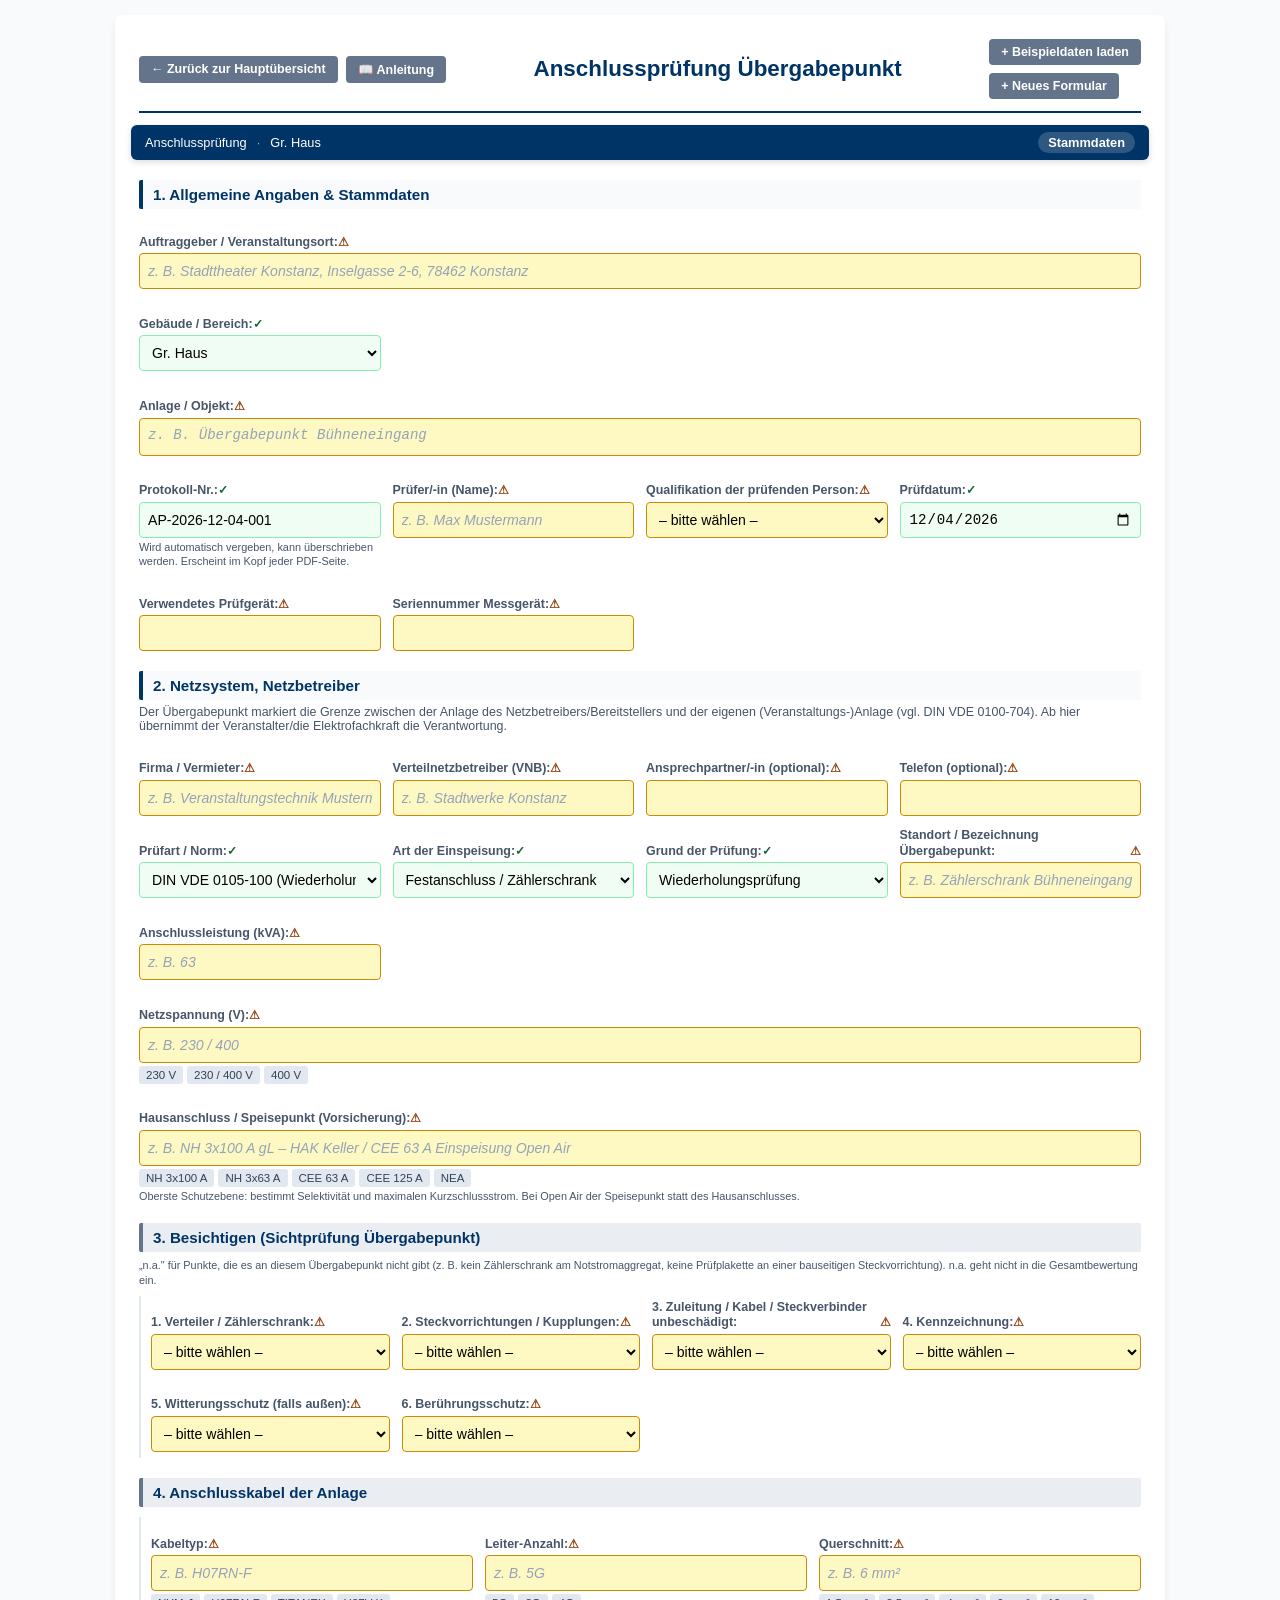
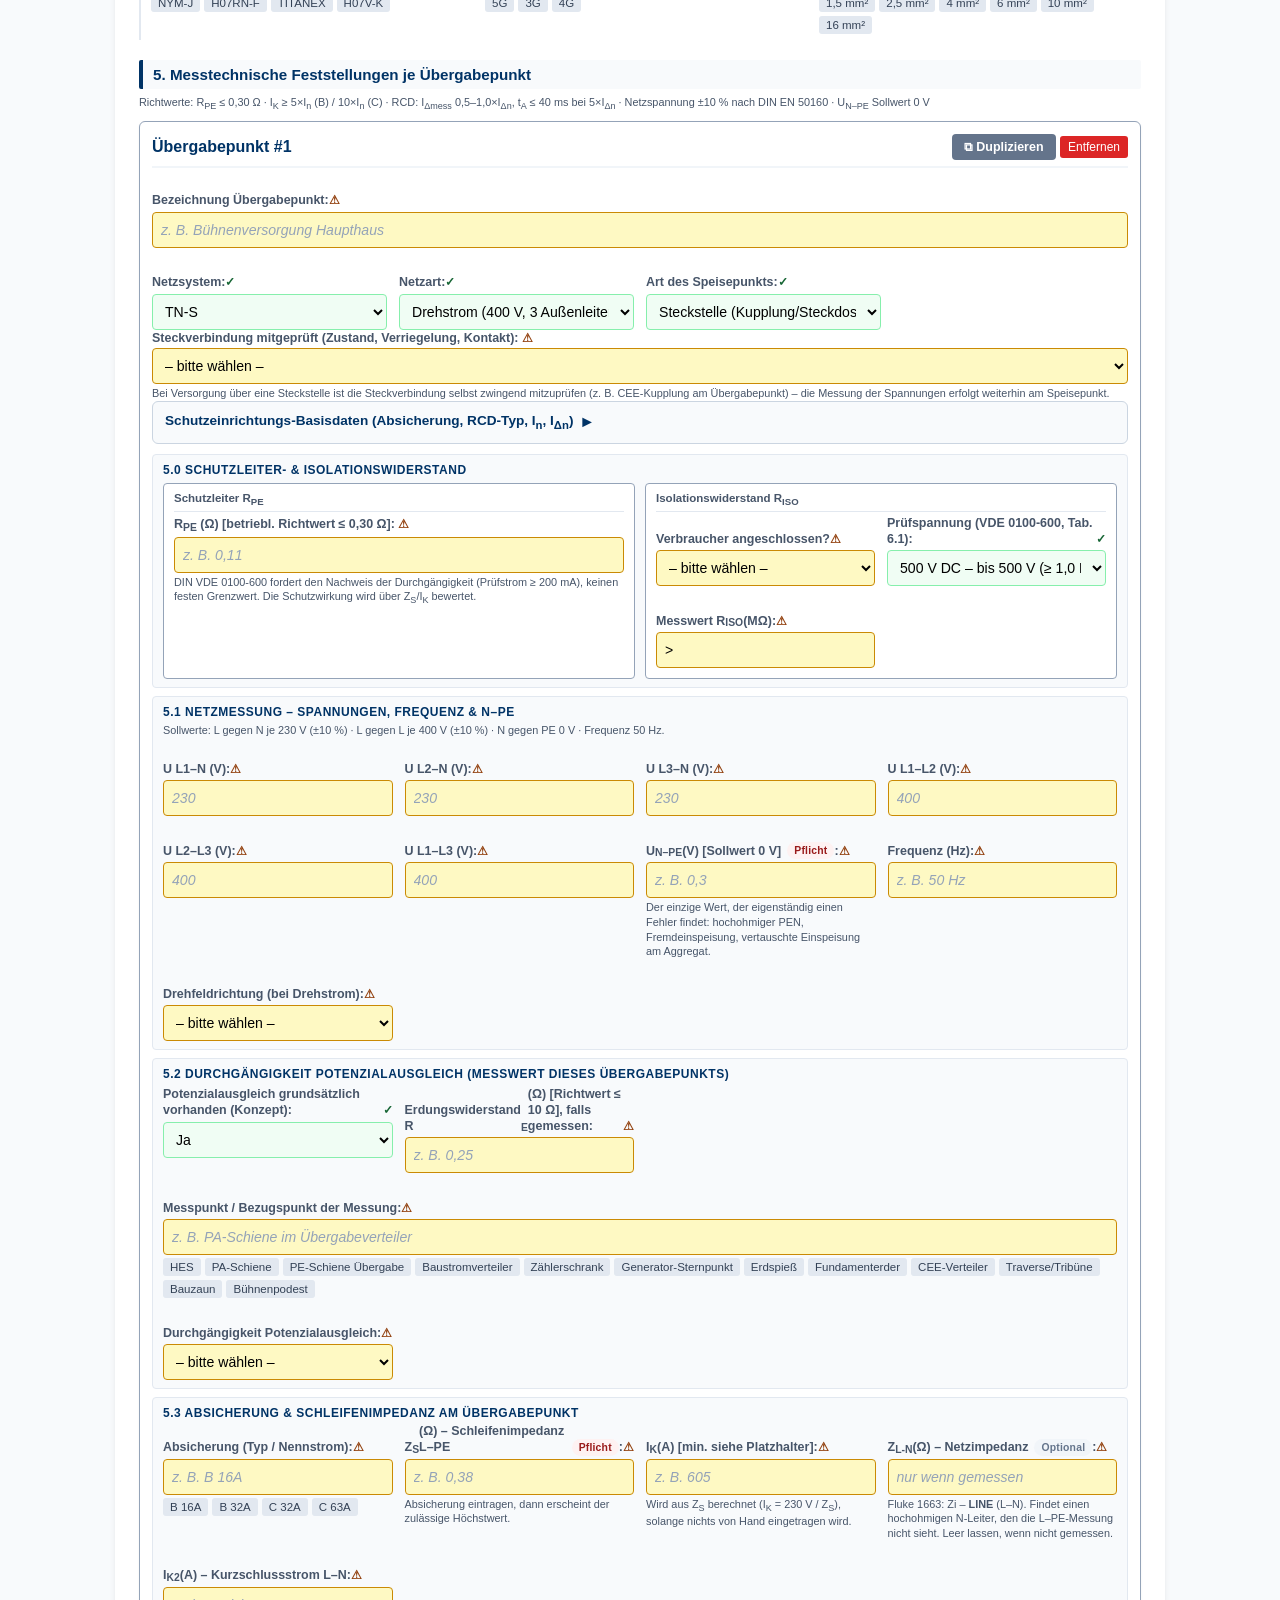
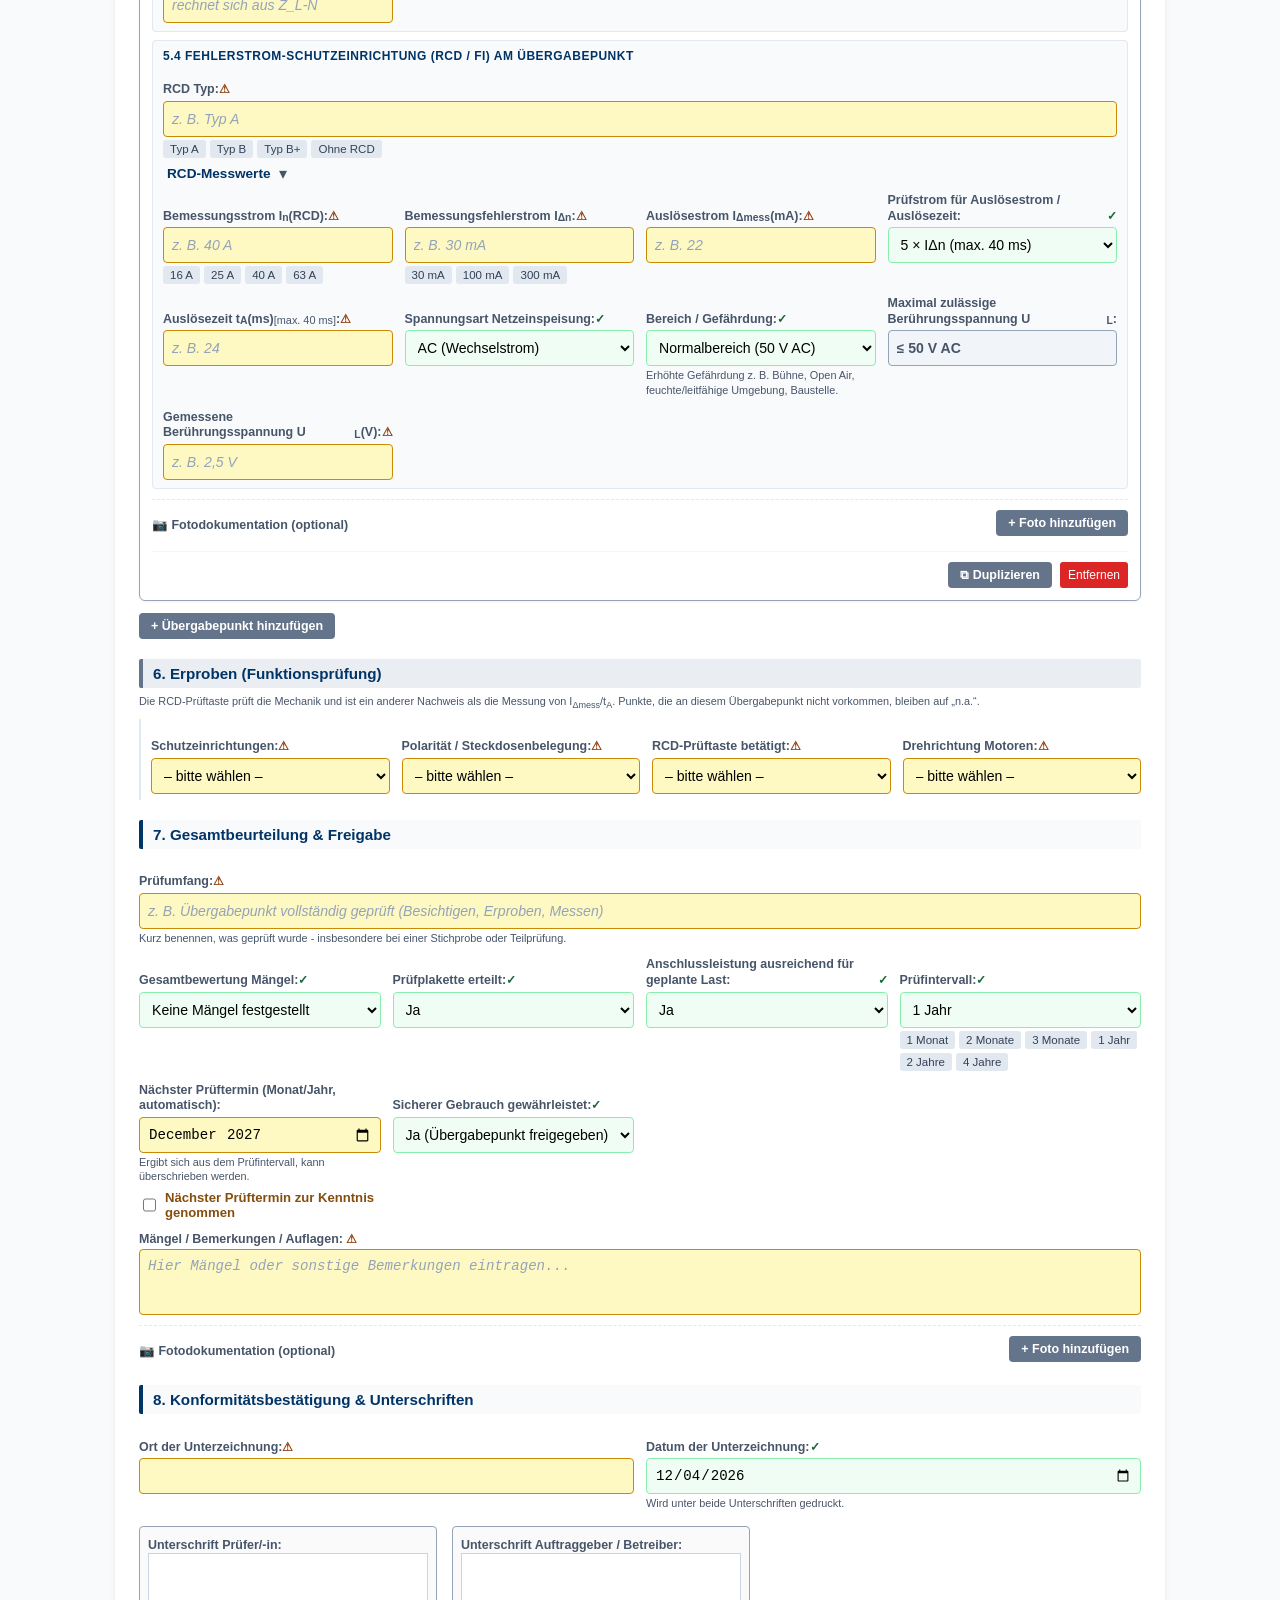
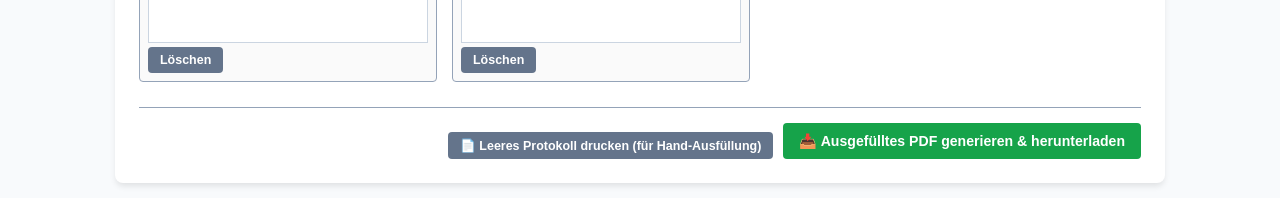
<file: anschlusspruefung.html>
<!DOCTYPE html>
<html lang="de">
<head>
  <meta charset="UTF-8">
  <meta name="viewport" content="width=device-width, initial-scale=1.0, viewport-fit=cover">
  <title>Anschlussprüfung Übergabepunkt Stromversorgung</title>
  <link rel="stylesheet" href="css/style.css">

  <!-- ===== PWA (Progressive Web App) ===== -->
  <meta name="description" content="Prüfprotokolle nach DIN VDE erstellen und als PDF ausgeben – offline nutzbar.">
  <meta name="theme-color" content="#003366">
  <link rel="manifest" href="manifest.json">
  <link rel="icon" type="image/png" sizes="32x32" href="icons/favicon-32.png">
  <link rel="apple-touch-icon" href="icons/apple-touch-icon.png">
  <!-- iOS-spezifisch -->
  <meta name="apple-mobile-web-app-capable" content="yes">
  <meta name="mobile-web-app-capable" content="yes">
  <meta name="apple-mobile-web-app-status-bar-style" content="black-translucent">
  <meta name="apple-mobile-web-app-title" content="VDE Protokoll">
  <meta name="format-detection" content="telephone=no">
  <script src="js/app-config.js"></script>
  <script src="js/pwa.js" defer></script>

  <script src="js/vendor/jspdf.umd.min.js"></script>
  <script src="js/vendor/jspdf.plugin.autotable.min.js"></script>
  <!-- Unicode-Schrift fuer die PDF-Ausgabe (Ω, Δ, ≤, ≥, ², ...).
       MUSS nach jspdf.umd.min.js stehen - sie haengt sich in dessen Font-Ereignis ein. -->
  <script src="js/vendor/liberation-sans-font.js"></script>
  <script src="js/vendor/signature_pad.umd.min.js"></script>
  <script src="js/storage.js"></script>
  <script src="js/entwuerfe.js"></script>
  <script src="js/statusleiste.js"></script>
  <script src="js/pflichtfelder.js"></script>
  <script src="js/archiv.js"></script>
  <script src="js/fotos.js"></script>
  <script src="js/pdf-utils.js"></script>
  <script src="js/pdf-layout.js"></script>
  <script src="js/infokarten.js"></script>
  <script src="js/pruefschritte.js"></script>
  <script src="js/anschluss-generator.js"></script>

  <style>
    .grid-full { grid-column: 1 / -1; }
    textarea.auto-grow { resize: none; overflow: hidden; min-height: 38px; }
  </style>
</head>
<body>

<div class="app-container">
  <div class="header-bar">
    <div style="display:flex; gap:8px; flex-wrap:wrap;">
      <a href="index.html" class="btn btn-secondary" style="text-decoration:none;">← Zurück zur Hauptübersicht</a>
      <a href="anleitung.html" class="btn btn-secondary" style="text-decoration:none;">📖 Anleitung</a>
    </div>
    <h1>Anschlussprüfung Übergabepunkt</h1>
    <!-- [7.3.0, Nutzerwunsch #8] siehe gleichlautender Kommentar in vde0100.html. -->
    <div style="display:flex; flex-direction:column; gap:8px; align-items:flex-start;">
      <!-- [Prüfschritt-Bibliothek] Baustein zentral in js/pruefschritte.js
           (PRUEFSCHRITTE.beispieldaten_auswahl). -->
      <div data-pruefschritt="beispieldaten_auswahl" data-ctx='{"optionen":[{"label":"+ Beispieldaten laden","fn":"fillExampleDataAnschluss"}]}'></div>
      <button type="button" class="btn btn-secondary" onclick="neuesAnschlussProtokoll()">+ Neues Formular</button>
    </div>
  </div>

  <form id="anschlussForm">
    <!-- ===========================================================================
         [9.0.0 -> 9.10.0] STRUKTURGESCHICHTE:
         - 9.0.0 hatte auf Nutzerwunsch auf genau EINEN Übergabepunkt pro
           Protokoll umgestellt (keine .feed-card-Mehrfachkarten mehr).
         - [9.10.0, Korrektur] Das erwies sich als Rückschritt: mehrere
           Übergabepunkte/Kreise pro Anschlussprüfung sind in der Praxis
           üblich. Mehrfach-Übergabepunkte wurden wieder eingeführt - 1:1
           nach dem Karten-Muster aus vde0100.html/geraetepruefung.html
           (#feedsContainer + addFeedCard(), siehe js/anschluss-generator.js).
         - Potenzialausgleich/Erdung ist weiterhin Teil jedes Übergabepunkt-
           Blocks (Unterpunkt der messtechnischen Feststellungen), nicht ein
           separater, globaler Abschnitt.
         - Schutzeinrichtungs-Basisdaten als Aufklapp-Panel (Muster 1:1 aus
           vde0100.html/js/pdf-generator.js übernommen, siehe .c-schutz-basisdaten).
         - RCD-Messwerte klappen bei "Ohne RCD" automatisch ein (analog
           .c-rcd-messwerte in vde0100.html).
         - Reihenfolge/Feldbezeichnungen exakt wie vom Nutzer vorgegeben.
         ========================================================================== -->

    <!-- 1. ALLGEMEINE ANGABEN & STAMMDATEN -->
    <h2 class="kat-stamm" id="abschnitt-stammdaten-1">1. Allgemeine Angaben & Stammdaten</h2>
    <div id="pruefdatum_infokarte_platzhalter"></div>
    <div class="grid">
      <div class="form-group grid-full">
        <label for="auftraggeber">Auftraggeber / Veranstaltungsort:</label>
        <input type="text" id="auftraggeber" placeholder="z. B. Stadttheater Konstanz, Inselgasse 2-6, 78462 Konstanz">
      </div>

      <!-- [9.9.0] Nutzerwunsch: die "Verwalten"-Option fuer eigene Gebaeude/
           Bereich-Eintraege soll nur noch auf der Hauptseite (index.html)
           verfuegbar sein, nicht mehr in den einzelnen Formularen - analog zu
           vde0100.html und geraetepruefung.html, wo der Button bereits per
           mitVerwalten:false entfernt ist. Das Dropdown selbst bleibt
           unveraendert; eigene Zusatzeintraege werden weiterhin ueber
           gebaeudeOptionenAktualisieren() (storage.js) eingeblendet.
           [Prüfschritt-Bibliothek] Baustein zentral in js/pruefschritte.js
           (PRUEFSCHRITTE.gebaeude_bereich). -->
      <div data-pruefschritt="gebaeude_bereich" data-ctx='{"mitVerwalten":false}'></div>

      <!-- [Prüfschritt-Bibliothek] Baustein zentral in js/pruefschritte.js
           (PRUEFSCHRITTE.stammdaten_kopf). -->
      <div data-pruefschritt="stammdaten_kopf" data-ctx='{"anlageBezLabel":"Anlage / Objekt:","anlageBezPlatzhalter":"z. B. Übergabepunkt Bühneneingang","protokollnummerPlatzhalter":"z. B. AP-2026-08-11-001","protokollnummerHinweis":"Wird automatisch vergeben, kann überschrieben werden. Erscheint im Kopf jeder PDF-Seite.","datumOnChange":"updateNaechsterTerminAnschluss"}'></div>
    </div>

    <!-- 2. NETZSYSTEM, NETZBETREIBER -->
    <h2 class="kat-stamm" id="abschnitt-stammdaten-2">2. Netzsystem, Netzbetreiber</h2>
    <p style="font-size: 0.78rem; color: var(--secondary); margin-top: -5px;">
      Der Übergabepunkt markiert die Grenze zwischen der Anlage des Netzbetreibers/Bereitstellers und der eigenen (Veranstaltungs-)Anlage (vgl. DIN&nbsp;VDE&nbsp;0100-704). Ab hier übernimmt der Veranstalter/die Elektrofachkraft die Verantwortung.
    </p>
    <div class="grid">
      <!-- [Prüfschritt-Bibliothek] Baustein zentral in js/pruefschritte.js
           (PRUEFSCHRITTE.netzbetreiber_kontakt), mitBereitstellerFelder:true
           blendet Firma/Vermieter + Ansprechpartner + Telefon zusätzlich zum
           byte-identischen VNB-Feld ein (in vde0100.html steht dort nur VNB). -->
      <div data-pruefschritt="netzbetreiber_kontakt" data-ctx='{"mitBereitstellerFelder":true,"vnbPlatzhalter":"z. B. Stadtwerke Konstanz"}'></div>
      <!-- [9.0.0] NEU: "Prüfart / Norm" gab es in der Anschlussprüfung bisher
           nicht als Feld - analog zu #pruefnorm in vde0100.html, hier mit
           Optionen, die zur Übergabepunkt-Prüfung passen (DIN VDE 0100-704).
           [Prüfschritt-Bibliothek] Baustein zentral in js/pruefschritte.js
           (PRUEFSCHRITTE.pruefnorm_dropdown). -->
      <div data-pruefschritt="pruefnorm_dropdown" data-ctx='{"optionen":["DIN VDE 0100-600 / -704 (Erstprüfung)","DIN VDE 0105-100 (Wiederholungsprüfung)"]}'></div>
      <!-- [Prüfschritt-Bibliothek] Baustein zentral in js/pruefschritte.js
           (PRUEFSCHRITTE.einspeisung_auswahl) - eigene id/Optionen/Handler,
           siehe Kommentar dort (bewusst NICHT mit vde0100.html "einspeisung"
           zusammengelegt). -->
      <div data-pruefschritt="einspeisung_auswahl" data-ctx='{"id":"einspeisung_art","onChange":"toggleEinspeisungSonstiges","onChangeArg":"this.value","optionen":["Festanschluss / Zählerschrank","Baustromverteiler","Generator / Notstromaggregat","Sonstiges"],"mitSelectedErsteOption":false}'></div>
      <div data-pruefschritt="pruefgrund_dropdown" data-ctx='{"optionen":["Neuanlage / Erstprüfung","Änderung","Erweiterung","Instandsetzung"]}'></div>
      <!-- Nur bei "Sonstiges" sichtbar: woher der Strom tatsächlich kommt -->
      <div class="form-group" id="einspeisung_sonstiges_gruppe" style="display:none;">
        <label for="einspeisung_sonstiges">Sonstiges &ndash; Herkunft der Einspeisung:</label>
        <input type="text" id="einspeisung_sonstiges" placeholder="z. B. Nachbargebäude Werkstatt, Verteiler W-3">
      </div>
      <div class="form-group"><label for="uebergabe_standort">Standort / Bezeichnung Übergabepunkt:</label><input type="text" id="uebergabe_standort" placeholder="z. B. Zählerschrank Bühneneingang"></div>
      <div class="form-group"><label for="anschlussleistung_vertrag">Anschlussleistung (kVA):</label><input type="text" inputmode="decimal" id="anschlussleistung_vertrag" placeholder="z. B. 63"></div>
      <div data-pruefschritt="netzspannung_schnellwahl" data-ctx='{"gridFull":true}'></div>
      <div data-pruefschritt="hausanschluss_schnellwahl"></div>
    </div>

    <!-- 3. BESICHTIGEN -->
    <h2 class="kat-sicht" id="abschnitt-sicht">3. Besichtigen (Sichtprüfung Übergabepunkt)</h2>
    <p class="limit-hint" style="margin:-4px 0 8px;">
      „n.a." für Punkte, die es an diesem Übergabepunkt nicht gibt (z. B. kein Zählerschrank am Notstromaggregat,
      keine Prüfplakette an einer bauseitigen Steckvorrichtung). n.a. geht nicht in die Gesamtbewertung ein.
    </p>
    <div class="grid kat-block kat-sicht">
      <div data-pruefschritt="sicht_erp_item" data-ctx='{"id":"sicht_uebergabe_1","label":"Verteiler / Zählerschrank","nummer":1,"klasse":"sicht-item"}'></div>
      <div data-pruefschritt="sicht_erp_item" data-ctx='{"id":"sicht_uebergabe_2","label":"Steckvorrichtungen / Kupplungen","nummer":2,"klasse":"sicht-item"}'></div>
      <div data-pruefschritt="sicht_erp_item" data-ctx='{"id":"sicht_uebergabe_3","label":"Zuleitung / Kabel / Steckverbinder unbeschädigt","nummer":3,"klasse":"sicht-item"}'></div>
      <div data-pruefschritt="sicht_erp_item" data-ctx='{"id":"sicht_uebergabe_4","label":"Kennzeichnung","nummer":4,"klasse":"sicht-item"}'></div>
      <div data-pruefschritt="sicht_erp_item" data-ctx='{"id":"sicht_uebergabe_5","label":"Witterungsschutz (falls außen)","nummer":5,"klasse":"sicht-item"}'></div>
      <div data-pruefschritt="sicht_erp_item" data-ctx='{"id":"sicht_uebergabe_6","label":"Berührungsschutz","nummer":6,"klasse":"sicht-item"}'></div>
    </div>

    <!-- 4. ANSCHLUSSKABEL DER ANLAGE -->
    <h2 class="kat-sicht" id="abschnitt-anschlusskabel">4. Anschlusskabel der Anlage</h2>
    <div class="kat-block kat-sicht">
      <div data-pruefschritt="anschlusskabel_anlage"></div>
    </div>

    <!-- 5. MESSTECHNISCHE FESTSTELLUNGEN JE ÜBERGABEPUNKT -->
    <!-- [9.10.0, Korrektur] Wieder beliebig viele Übergabepunkt-Karten
         (.feed-card) statt genau einem festen Block - siehe Kommentar zur
         Strukturgeschichte oben. Der komplette Kartenaufbau (Kopf-Grid,
         Schutzbasisdaten, 5.0-5.4, Fotoleiste, Duplizieren/Entfernen) steht
         jetzt zentral in addFeedCard() (js/anschluss-generator.js) - 1:1
         nach dem Muster von addCircuitCard() (vde0100.html) und
         addDeviceCard() (geraetepruefung.html). -->
    <h2 class="kat-messen" id="abschnitt-messen">5. Messtechnische Feststellungen je Übergabepunkt</h2>
    <p class="limit-hint" style="margin:-4px 0 8px;">
      Richtwerte: R<sub>PE</sub> &le; 0,30 &Omega; · I<sub>K</sub> &ge; 5&times;I<sub>n</sub> (B) / 10&times;I<sub>n</sub> (C) ·
      RCD: I<sub>&Delta;mess</sub> 0,5–1,0&times;I<sub>&Delta;n</sub>, t<sub>A</sub> &le; 40 ms bei 5&times;I<sub>&Delta;n</sub> ·
      Netzspannung &plusmn;10&nbsp;% nach DIN&nbsp;EN&nbsp;50160 · U<sub>N&ndash;PE</sub> Sollwert 0&nbsp;V
    </p>

    <div id="feedsContainer"></div>
    <button type="button" class="btn btn-secondary" onclick="addFeedCard()">+ Übergabepunkt hinzufügen</button>

    <!-- 6. ERPROBEN -->
    <h2 class="kat-sicht" id="abschnitt-erproben">6. Erproben (Funktionsprüfung)</h2>
    <p class="limit-hint" style="margin:-4px 0 8px;">
      Die RCD-Prüftaste prüft die Mechanik und ist ein anderer Nachweis als die Messung von I<sub>&Delta;mess</sub>/t<sub>A</sub>.
      Punkte, die an diesem Übergabepunkt nicht vorkommen, bleiben auf „n.a.“.
    </p>
    <div class="grid kat-block kat-sicht">
      <div data-pruefschritt="sicht_erp_item" data-ctx='{"id":"erp_schutz","label":"Schutzeinrichtungen","klasse":"erp-item"}'></div>
      <div data-pruefschritt="sicht_erp_item" data-ctx='{"id":"erp_polaritaet","label":"Polarität / Steckdosenbelegung","klasse":"erp-item"}'></div>
      <div data-pruefschritt="sicht_erp_item" data-ctx='{"id":"erp_prueftaste","label":"RCD-Prüftaste betätigt","klasse":"erp-item"}'></div>
      <div data-pruefschritt="sicht_erp_item" data-ctx='{"id":"erp_motoren","label":"Drehrichtung Motoren","klasse":"erp-item"}'></div>
    </div>

    <!-- 7. GESAMTBEURTEILUNG & FREIGABE -->
    <h2 class="kat-ergebnis" id="abschnitt-ergebnis-1">7. Gesamtbeurteilung & Freigabe</h2>
    <!-- [9.8.0, Feld-Reihenfolge] Reihenfolge an die Nutzer-Vorgabe angepasst:
         Prüfumfang, Mängel, Plakette, Prüfintervall, Termin, Gewährleistung/
         Freigabe. "res_leistung_ausreichend_dropdown" kommt in der
         Nutzerliste nicht vor (kein bestehendes Feld wird dadurch entfernt),
         bleibt aber direkt neben seinem urspruenglichen Nachbarn stehen
         (vorher zwischen Mängel und Plakette, jetzt direkt danach). -->
    <div class="grid">
      <div data-pruefschritt="pruefumfang_freitext"></div>
      <div data-pruefschritt="res_maengel_dropdown"></div>
      <div data-pruefschritt="res_plakette_dropdown"></div>
      <div data-pruefschritt="res_leistung_ausreichend_dropdown"></div>
      <div data-pruefschritt="pruefintervall_schnellwahl" data-ctx='{"onChange":"updateNaechsterTerminAnschluss"}'></div>
      <div data-pruefschritt="res_termin_date_feld" data-ctx='{"label":"Nächster Prüftermin (Monat/Jahr, automatisch):"}'></div>
      <!-- [9.0.0] Label wörtlich vom Nutzer vorgegeben, ersetzt die frühere
           Formulierung "Freigabe zur Nutzung" - fachlich identischer
           Mechanismus wie res_gewaehrleistung in vde0100.html.
           [Prüfschritt-Bibliothek] Baustein zentral in js/pruefschritte.js
           (PRUEFSCHRITTE.res_gewaehrleistung_dropdown) - id bewusst
           "res_freigabe" statt "res_gewaehrleistung" (siehe Kommentar dort). -->
      <div data-pruefschritt="res_gewaehrleistung_dropdown" data-ctx='{"id":"res_freigabe","jaLabel":"Ja (Übergabepunkt freigegeben)"}'></div>
    </div>

    <div data-pruefschritt="res_bemerkungen_feld"></div>

    <!-- 8. KONFORMITÄTSBESTÄTIGUNG & UNTERSCHRIFTEN -->
    <h2 class="kat-ergebnis" id="abschnitt-ergebnis-2">8. Konformitätsbestätigung & Unterschriften</h2>
    <div class="grid" style="margin-bottom:8px;">
      <div data-pruefschritt="unterschrift_ort_datum"></div>
    </div>

    <!-- [9.0.0] Labels wörtlich vom Nutzer vorgegeben ("Prüfer/-in" /
         "Auftraggeber"), genau wie im Anlagenprotokoll - ersetzt die frühere
         Formulierung "Übergebende/-r"/"Übernehmende/-r".
         [Prüfschritt-Bibliothek] Baustein zentral in js/pruefschritte.js
         (PRUEFSCHRITTE.unterschriften_block) - zweiter Signer bewusst
         "sigAuftraggeber" statt "sigKunde" (siehe Kommentar dort). -->
    <div data-pruefschritt="unterschriften_block" data-ctx='{"zweiterSignerId":"sigAuftraggeber","zweiterSignerLabel":"Unterschrift Auftraggeber / Betreiber:","zweiterClearFn":"padAuftraggeber.clear()"}'></div>

    <div class="actions" style="flex-wrap:wrap; align-items:flex-end;">
      <button type="button" class="btn btn-secondary" onclick="generatePDFAnschluss(true)">📄 Leeres Protokoll drucken (für Hand-Ausfüllung)</button>
      <button type="button" class="btn btn-success" onclick="generatePDFAnschluss(false)">📥 Ausgefülltes PDF generieren & herunterladen</button>
    </div>
  </form>
</div>

<script>
  let padPruefer, padAuftraggeber;

  // [Prüfschritt-Bibliothek] Muss VOR allen anderen Initialisierungen laufen.
  renderPruefschritte();

  // Datum immer aus der LOKALEN Zeit, siehe heuteIso() in pdf-utils.js
  datumsfeldAufHeute('datum');
  datumsfeldAufHeute('unterschrift_datum');
  // [7.4.0, Punkt 4] Prüfintervall + automatische Terminberechnung wie in
  // vde0100.html/geraetepruefung.html - Basis ist das PRÜFDATUM, nicht "heute"
  // (siehe updateNaechsterTerminAnschluss() in js/anschluss-generator.js).
  updateNaechsterTerminAnschluss();

  applyMasterDataToForm();
  initProtokollNummer('AP');
  toggleEinspeisungSonstiges(document.getElementById('einspeisung_art').value);

  // [9.10.0, Korrektur] addFeedCard() baut die erste Übergabepunkt-Karte
  // (Kopf-Grid, Schutzbasisdaten, 5.0-5.4, Fotoleiste) direkt inkl. aller
  // Anzeige-Synchronisierung (Drehstrom-Felder, RCD-Messwerte-Block,
  // Basisdaten-Panel) auf - 1:1 nach dem Muster von addDeviceCard() in
  // geraetepruefung.html. restoreAnschlussState() leert/baut den Container
  // bei Bedarf neu auf (z. B. beim Wiederherstellen eines Autosaves mit
  // mehreren Übergabepunkten).
  addFeedCard();

  // [7.1.0] Foto-Anlage am zentralen Feld "Mängel / Bemerkungen / Auflagen"
  // (siehe vde0100.html, gleiches Muster). Die Fotoleiste je Übergabepunkt-
  // Karte wird bereits innerhalb von addFeedCard() aufgebaut.
  if (typeof fotosLeisteHtml === 'function') {
    const bemerkungenFotoKey = fotoKartenKey('AP', AKTUELLER_ENTWURF_ID, 'bemerkungen', 1);
    document.getElementById('bemerkungen_fotos_platzhalter').innerHTML = fotosLeisteHtml(bemerkungenFotoKey);
    fotosLeisteAktualisieren(bemerkungenFotoKey);
  }

  restoreAnschlussState(loadAnschlussAutosave());
  // [7.2.0] Pruefdatum-Infokarte (js/infokarten.js) nach dem Wiederherstellen
  // synchronisieren - #res_termin_date wurde dabei per .value= gesetzt, ohne
  // ein 'input'/'change'-Ereignis auszuloesen. Gleiches Muster wie in
  // vde0100.html/geraetepruefung.html (7.4.0, Punkt 4/9).
  if (typeof pruefdatumAnzeigeAktualisieren === 'function') pruefdatumAnzeigeAktualisieren();

  initStatusleiste({
    typLabel: 'Anschlussprüfung',
    bezFeldIds: ['uebergabe_standort', 'anlage_bez', 'gebaeude_custom'],
    kartenSelector: '.feed-card',
    kartenLabelSelector: '.feed-header span',
    kartenContainerSelector: '#feedsContainer',
    abschnitte: [
      { selector: '#abschnitt-stammdaten-1', label: 'Stammdaten' },
      { selector: '#abschnitt-stammdaten-2', label: 'Stammdaten' },
      { selector: '#abschnitt-sicht', label: 'Sichtprüfung' },
      { selector: '#abschnitt-anschlusskabel', label: 'Anschlusskabel' },
      { selector: '#abschnitt-messen', label: 'Übergabepunkt' },
      { selector: '#abschnitt-erproben', label: 'Erproben' },
      { selector: '#abschnitt-ergebnis-1', label: 'Gesamtbewertung' },
      { selector: '#abschnitt-ergebnis-2', label: 'Gesamtbewertung' }
    ]
  });

  initPflichtfelder({
    ids: ['datum', 'pruefer', 'uebergabe_standort'],
    // 4.7.1: ganzes Formular als Fortschrittsanzeige gelb/gruen markieren.
    alleFelder: true
  });

  // 8.0.0: eigene Gebäude/Bereich-Einträge (aus dem "Verwalten"-Dialog) beim
  // Laden ins Dropdown einfuegen - siehe gebaeudeOptionenAktualisieren() in
  // storage.js.
  gebaeudeOptionenAktualisieren('gebaeude_select');

  const pads = initSignaturePadsAnschluss();
  padPruefer = pads.pruefer;
  padAuftraggeber = pads.auftraggeber;

  // Autosave entprellt (400 ms) - siehe autosaveAnhaengen() in pdf-utils.js.
  autosaveAnhaengen('anschlussForm', autosaveProtocol);
</script>

</body>
</html>
</file>
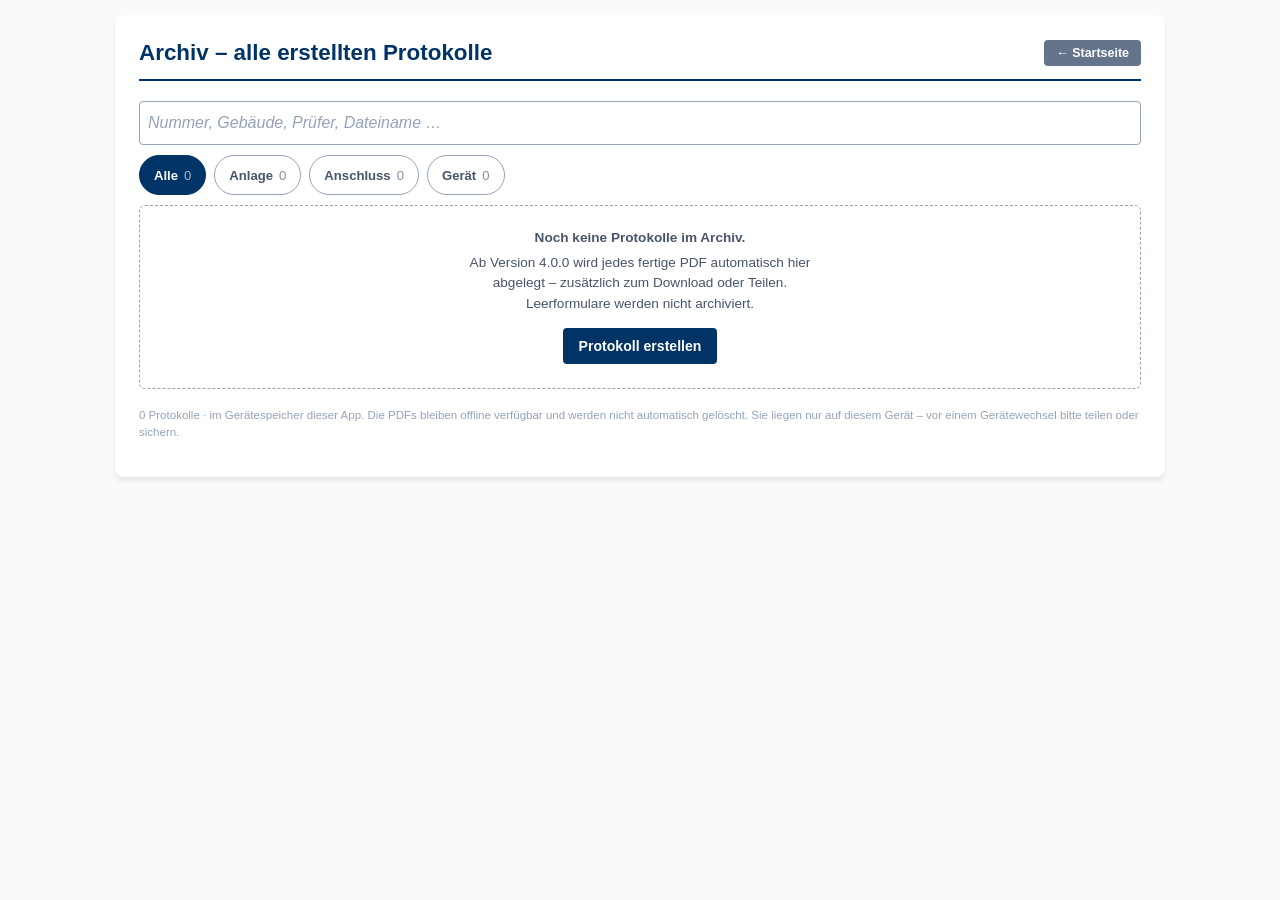
<file: archiv.html>
<!DOCTYPE html>
<html lang="de">
<head>
  <meta charset="UTF-8">
  <meta name="viewport" content="width=device-width, initial-scale=1.0, viewport-fit=cover">
  <title>Archiv – VDE Prüfprotokoll Manager</title>
  <link rel="stylesheet" href="css/style.css">

  <meta name="description" content="Alle erstellten Prüfprotokolle als PDF im Gerät – offline durchsuchbar.">
  <meta name="theme-color" content="#003366">
  <link rel="manifest" href="manifest.json">
  <link rel="icon" type="image/png" sizes="32x32" href="icons/favicon-32.png">
  <link rel="apple-touch-icon" href="icons/apple-touch-icon.png">
  <meta name="apple-mobile-web-app-capable" content="yes">
  <meta name="mobile-web-app-capable" content="yes">
  <meta name="apple-mobile-web-app-status-bar-style" content="black-translucent">
  <meta name="apple-mobile-web-app-title" content="VDE Archiv">
  <meta name="format-detection" content="telephone=no">

  <script src="js/app-config.js"></script>
  <script src="js/pwa.js" defer></script>
  <script src="js/vendor/jszip.min.js"></script>
  <script src="js/pdf-utils.js"></script>
  <script src="js/storage.js"></script>
  <script src="js/entwuerfe.js"></script>
  <script src="js/archiv.js"></script>
</head>
<body>

<div class="app-container">
  <div class="header-bar">
    <h1>Archiv – alle erstellten Protokolle</h1>
    <a href="index.html" class="btn btn-secondary" style="text-decoration:none;">← Startseite</a>
  </div>

  <div class="archiv-suche">
    <input type="search" id="suchfeld" placeholder="Nummer, Gebäude, Prüfer, Dateiname …"
           oninput="listeZeichnen()" autocomplete="off">
    <div class="chip-row" id="chipRow"></div>
  </div>

  <div class="archiv-leiste" id="zipLeiste" hidden>
    <span>Als ZIP-Datei sichern, monatsweise:</span>
    <div style="display:flex; gap:8px; flex-wrap:wrap; align-items:center;">
      <select id="zipMonatAuswahl" aria-label="Monat für ZIP-Export wählen"></select>
      <button type="button" class="btn btn-secondary" onclick="zipMonatHerunterladen(this)">ZIP herunterladen</button>
    </div>
  </div>

  <div class="archiv-leiste" id="auswahlLeiste" hidden>
    <span id="auswahlText">0 ausgewählt</span>
    <div style="display:flex; gap:8px; flex-wrap:wrap;">
      <button type="button" class="btn btn-secondary" onclick="auswahlTeilen()">Teilen / Sichern</button>
      <button type="button" class="btn btn-danger" onclick="auswahlLoeschen()">Löschen</button>
      <button type="button" class="btn btn-secondary" onclick="auswahlLeeren()">Auswahl aufheben</button>
    </div>
  </div>

  <div id="liste"></div>

  <p class="archiv-fuss" id="fussnote"></p>
</div>

<!-- Detailansicht ------------------------------------------------------- -->
<div class="archiv-overlay" id="detail" hidden>
  <div class="archiv-dialog" role="dialog" aria-modal="true" aria-labelledby="detailTitel">
    <div class="archiv-dialog-kopf">
      <div>
        <div class="archiv-dialog-typ" id="detailTyp"></div>
        <h2 id="detailTitel" style="margin:2px 0 0; background:none; border:none; padding:0; font-size:1.05rem;"></h2>
      </div>
      <button type="button" class="btn btn-secondary" onclick="detailSchliessen()">Schließen</button>
    </div>
    <dl class="archiv-dl" id="detailDaten"></dl>
    <div class="archiv-dialog-aktionen">
      <button type="button" class="btn" onclick="detailOeffnen()">PDF öffnen</button>
      <button type="button" class="btn btn-secondary" onclick="detailTeilen()">Teilen / Sichern</button>
      <button type="button" class="btn btn-secondary" onclick="detailVorlage()" id="btnVorlage">Erneut prüfen (Vorlage)</button>
      <button type="button" class="btn btn-danger" onclick="detailLoeschen()">Aus Archiv löschen</button>
    </div>
    <p class="archiv-hinweis" id="vorlageHinweis">
      „Erneut prüfen“ legt ein neues Formular mit den beschreibenden Angaben dieses Protokolls an
      (Bezeichnungen, Standort, Schutzklasse, Leitungslängen). Alle Messwerte, Sicht- und
      Funktionsbewertungen, Unterschriften und das Gesamtergebnis bleiben leer und müssen neu
      erfasst werden.
    </p>
  </div>
</div>

<script>
  var alleEintraege = [];
  var filterTyp = 'alle';
  var auswahl = {};
  var aktuellerEintrag = null;

  laden();

  function laden() {
    archivAlle().then(function (liste) {
      alleEintraege = liste;
      chipsZeichnen();
      listeZeichnen();
      zipLeisteAktualisieren();
    });
  }

  /* ---- ZIP-Export (monatsweise) ----------------------------------------- */
  function zipLeisteAktualisieren() {
    var leiste = document.getElementById('zipLeiste');
    var monate = archivMonateListe(alleEintraege);
    leiste.hidden = monate.length === 0;
    if (!monate.length) return;

    var auswahl = document.getElementById('zipMonatAuswahl');
    var vorherGewaehlt = auswahl.value;
    auswahl.innerHTML = '';
    monate.forEach(function (m) {
      var opt = document.createElement('option');
      opt.value = m.schluessel;
      opt.textContent = m.label + ' (' + m.anzahl + (m.anzahl === 1 ? ' Protokoll' : ' Protokolle') + ')';
      auswahl.appendChild(opt);
    });
    if (vorherGewaehlt && monate.some(function (m) { return m.schluessel === vorherGewaehlt; })) {
      auswahl.value = vorherGewaehlt;
    }
  }

  function zipMonatHerunterladen(btn) {
    var auswahl = document.getElementById('zipMonatAuswahl');
    var schluessel = auswahl.value;
    if (!schluessel) return;
    if (btn) { btn.disabled = true; btn.textContent = 'Wird erstellt …'; }
    archivZipMonatErstellen(schluessel, alleEintraege).then(function (anzahl) {
      if (btn) { btn.disabled = false; btn.textContent = 'ZIP herunterladen'; }
      if (!anzahl) appAlert('Für diesen Monat sind keine Protokolle im Archiv.');
    });
  }

  function gefiltert() {
    var suche = (document.getElementById('suchfeld').value || '').toLowerCase().trim();
    return alleEintraege.filter(function (e) {
      if (filterTyp !== 'alle' && e.praefix !== filterTyp) return false;
      if (!suche) return true;
      var heu = [e.nummer, e.gebaeude, e.anlage, e.pruefer, e.dateiname, archivTyp(e.praefix).label,
                 archivDatumKurz(e.pruefdatum)].join(' ').toLowerCase();
      return heu.indexOf(suche) !== -1;
    });
  }

  function chipsZeichnen() {
    var row = document.getElementById('chipRow');
    row.innerHTML = '';
    var typen = [['alle', 'Alle']].concat(Object.keys(ARCHIV_TYPEN).map(function (p) {
      return [p, ARCHIV_TYPEN[p].kurz];
    }));
    typen.forEach(function (t) {
      var anzahl = t[0] === 'alle'
        ? alleEintraege.length
        : alleEintraege.filter(function (e) { return e.praefix === t[0]; }).length;
      var b = document.createElement('button');
      b.type = 'button';
      b.className = 'chip' + (filterTyp === t[0] ? ' chip-aktiv' : '');
      b.innerHTML = t[1] + ' <span>' + anzahl + '</span>';
      b.onclick = function () { filterTyp = t[0]; chipsZeichnen(); listeZeichnen(); };
      row.appendChild(b);
    });
  }

  function listeZeichnen() {
    var ziel = document.getElementById('liste');
    var liste = gefiltert();
    ziel.innerHTML = '';

    if (!alleEintraege.length) {
      ziel.innerHTML = '<div class="archiv-leer"><strong>Noch keine Protokolle im Archiv.</strong>' +
        '<p>Ab Version 4.0.0 wird jedes fertige PDF automatisch hier abgelegt – zusätzlich zum ' +
        'Download oder Teilen. Leerformulare werden nicht archiviert.</p>' +
        '<a class="btn" style="text-decoration:none; display:inline-block;" href="index.html">Protokoll erstellen</a></div>';
      fussnoteSetzen();
      return;
    }
    if (!liste.length) {
      ziel.innerHTML = '<div class="archiv-leer"><strong>Kein Treffer.</strong>' +
        '<p>Andere Suchbegriffe oder Filter wählen.</p></div>';
      fussnoteSetzen();
      return;
    }

    var aktuellerMonat = '';
    liste.forEach(function (e) {
      var monat = archivMonatLabel(e.erstellt);
      if (monat !== aktuellerMonat) {
        aktuellerMonat = monat;
        var h = document.createElement('div');
        h.className = 'archiv-monat';
        h.textContent = monat;
        ziel.appendChild(h);
      }
      ziel.appendChild(zeileBauen(e));
    });
    fussnoteSetzen();
  }

  function zeileBauen(e) {
    var typ = archivTyp(e.praefix);
    var status = archivStatus(e);

    var zeile = document.createElement('div');
    zeile.className = 'archiv-zeile' + (auswahl[e.id] ? ' archiv-zeile-gewaehlt' : '');

    var box = document.createElement('input');
    box.type = 'checkbox';
    box.className = 'archiv-check';
    box.checked = !!auswahl[e.id];
    box.setAttribute('aria-label', 'Protokoll ' + e.nummer + ' auswählen');
    box.onclick = function (ev) {
      ev.stopPropagation();
      if (box.checked) auswahl[e.id] = true; else delete auswahl[e.id];
      listeZeichnen();
      auswahlLeisteAktualisieren();
    };
    zeile.appendChild(box);

    var kuerzel = document.createElement('div');
    kuerzel.className = 'archiv-kuerzel';
    kuerzel.textContent = e.praefix;
    zeile.appendChild(kuerzel);

    var mitte = document.createElement('div');
    mitte.className = 'archiv-mitte';
    var nr = document.createElement('div');
    nr.className = 'archiv-nr';
    nr.textContent = e.nummer || e.dateiname;
    mitte.appendChild(nr);
    // [Nutzerwunsch, bessere Übersicht] Gebäude/Bereich als eigene, klar
    // erkennbare Zeile - vorher stand er nur unauffaellig mitten im
    // Fliesstext der Sub-Zeile (".archiv-sub") zwischen Standort und Anlage
    // und ging dort leicht unter. Steht jetzt zusaetzlich und zuerst als
    // eigenes Element bei JEDER Prüfung, damit er beim Ueberfliegen der
    // Liste sofort auffaellt - die bisherige Sub-Zeile bleibt fuer die
    // uebrigen Details unveraendert bestehen.
    if (e.gebaeude) {
      var gebaeudeZeile = document.createElement('div');
      gebaeudeZeile.className = 'archiv-gebaeude';
      gebaeudeZeile.textContent = '📍 ' + e.gebaeude;
      mitte.appendChild(gebaeudeZeile);
    }

    var sub = document.createElement('div');
    sub.className = 'archiv-sub';
    // [7.3.0, Nutzerwunsch #7] e.anlage (Anlagenbezeichnung, z. B. "Hauptverteilung
    // Unterbühne UV-1") zusaetzlich zu e.gebaeude ("Gr. Haus") anzeigen, damit
    // zwei Protokolle im selben Gebaeude in der Liste unterscheidbar sind -
    // nur bei vde0100.html vorhanden, bei den anderen beiden Formulartypen
    // bleibt e.anlage leer und faellt per filter(Boolean) einfach weg.
    // [8.0.0, Teil 6.4] Standort zusaetzlich zu Gebaeude/Bereich und Anlage
    // anzeigen. e.standort faellt in der Praxis oft mit e.gebaeude/e.anlage
    // zusammen (kurze Auftraggeber-Angabe) - filter(Boolean) blendet dann
    // trotzdem nur echte Duplikate aus, wenn die Texte exakt gleich sind.
    // Gebaeude steht seit [Nutzerwunsch, bessere Übersicht] bereits oben in
    // der eigenen Zeile, bleibt hier aber zusaetzlich stehen, damit sich an
    // der Reihenfolge/Suchlogik der uebrigen Angaben nichts aendert.
    sub.textContent = [typ.label, e.standort, e.gebaeude, e.anlage, e.anzahl ? e.anzahl + ' ' + typ.einheit : '']
      .filter(function (v, i, arr) { return v && arr.indexOf(v) === i; })
      .join(' · ');
    mitte.appendChild(sub);
    zeile.appendChild(mitte);

    var rechts = document.createElement('div');
    rechts.className = 'archiv-rechts';
    var badge = document.createElement('span');
    badge.className = 'archiv-status';
    badge.style.background = status.bg;
    badge.style.color = status.fg;
    badge.textContent = status.text;
    rechts.appendChild(badge);
    var datum = document.createElement('span');
    datum.className = 'archiv-datum';
    datum.textContent = archivDatumKurz(e.pruefdatum) || archivDatumKurz(e.erstellt.slice(0, 10));
    rechts.appendChild(datum);
    zeile.appendChild(rechts);

    zeile.onclick = function () { detailZeigen(e.id); };
    return zeile;
  }

  function fussnoteSetzen() {
    var bytes = alleEintraege.reduce(function (s, e) { return s + (e.groesse || 0); }, 0);
    document.getElementById('fussnote').textContent =
      alleEintraege.length + ' Protokolle · ' + archivGroesse(bytes) +
      ' im Gerätespeicher dieser App. Die PDFs bleiben offline verfügbar und werden nicht ' +
      'automatisch gelöscht. Sie liegen nur auf diesem Gerät – vor einem Gerätewechsel bitte teilen oder sichern.';
  }

  /* ---- Mehrfachauswahl ------------------------------------------------- */
  function auswahlIds() { return Object.keys(auswahl); }

  function auswahlLeisteAktualisieren() {
    var n = auswahlIds().length;
    var leiste = document.getElementById('auswahlLeiste');
    leiste.hidden = n === 0;
    document.getElementById('auswahlText').textContent =
      n + (n === 1 ? ' Protokoll ausgewählt' : ' Protokolle ausgewählt');
  }

  function auswahlLeeren() { auswahl = {}; listeZeichnen(); auswahlLeisteAktualisieren(); }

  function auswahlTeilen() {
    var ids = auswahlIds();
    var eintraege = alleEintraege.filter(function (e) { return ids.indexOf(e.id) !== -1; });
    archivPdfTeilen(eintraege);
  }

  async function auswahlLoeschen() {
    var ids = auswahlIds();
    if (!ids.length) return;
    if (!await appConfirm(ids.length + ' Protokoll(e) endgültig aus dem Archiv löschen?\n\n' +
                 'Bereits heruntergeladene oder geteilte PDFs bleiben davon unberührt.')) return;
    archivLoeschen(ids).then(function () { auswahl = {}; auswahlLeisteAktualisieren(); laden(); });
  }

  /* ---- Detail ---------------------------------------------------------- */
  function detailZeigen(id) {
    aktuellerEintrag = alleEintraege.filter(function (e) { return e.id === id; })[0];
    if (!aktuellerEintrag) return;
    var e = aktuellerEintrag;
    var typ = archivTyp(e.praefix);
    var status = archivStatus(e);

    document.getElementById('detailTyp').textContent = typ.label;
    document.getElementById('detailTitel').textContent = e.nummer || e.dateiname;

    var zeilen = [
      ['Prüfdatum', archivDatumKurz(e.pruefdatum) || '–'],
      ['Erstellt', archivDatumKurz(e.erstellt.slice(0, 10)) + ', ' + e.erstellt.slice(11, 16) + ' Uhr'],
      ['Gebäude / Bereich', e.gebaeude || '–'],
      ['Anlage', e.anlage || '–'],
      ['Prüfer/-in', e.pruefer || '–'],
      [typ.einheit, e.anzahl || '–'],
      ['Gesamtbewertung', e.maengel || '–'],
      ['Ergebnis', status.text],
      ['Nächster Termin', archivDatumKurz(e.naechsterTermin) || '–'],
      ['Datei', e.dateiname + ' · ' + archivGroesse(e.groesse)],
      ['Erstellt mit', 'App-Version ' + (e.appVersion || '?')]
    ];
    var dl = document.getElementById('detailDaten');
    dl.innerHTML = '';
    zeilen.forEach(function (z) {
      var dt = document.createElement('dt'); dt.textContent = z[0];
      var dd = document.createElement('dd'); dd.textContent = z[1];
      dl.appendChild(dt); dl.appendChild(dd);
    });

    var btn = document.getElementById('btnVorlage');
    var moeglich = !!e.formState;
    btn.disabled = !moeglich;
    btn.style.opacity = moeglich ? '1' : '0.5';
    document.getElementById('vorlageHinweis').style.display = moeglich ? 'block' : 'none';

    document.getElementById('detail').hidden = false;
  }

  function detailSchliessen() { document.getElementById('detail').hidden = true; aktuellerEintrag = null; }
  function detailOeffnen() { if (aktuellerEintrag) archivPdfOeffnen(aktuellerEintrag); }
  function detailTeilen() { if (aktuellerEintrag) archivPdfTeilen(aktuellerEintrag); }

  async function detailLoeschen() {
    if (!aktuellerEintrag) return;
    if (!await appConfirm('Protokoll ' + (aktuellerEintrag.nummer || aktuellerEintrag.dateiname) +
                 ' endgültig aus dem Archiv löschen?')) return;
    archivLoeschen(aktuellerEintrag.id).then(function () { detailSchliessen(); laden(); });
  }

  async function detailVorlage() {
    if (!aktuellerEintrag) return;
    var typ = archivTyp(aktuellerEintrag.praefix);
    if (!await appConfirm('Neues ' + typ.label + '-Formular aus ' + (aktuellerEintrag.nummer || 'diesem Protokoll') + ' anlegen?\n\n' +
                 'Übernommen werden nur beschreibende Angaben. Alle Messwerte und Bewertungen ' +
                 'bleiben leer.\n\nEin vorhandener Zwischenstand in diesem Formular wird überschrieben.')) return;
    var ziel = archivVorlageUebernehmen(aktuellerEintrag);
    if (!ziel) { await appAlert('Für dieses Protokoll wurde kein Formularstand mitgespeichert.'); return; }
    location.href = ziel;
  }

  document.addEventListener('keydown', function (ev) {
    if (ev.key === 'Escape' && !document.getElementById('detail').hidden) detailSchliessen();
  });
</script>
</body>
</html>
</file>
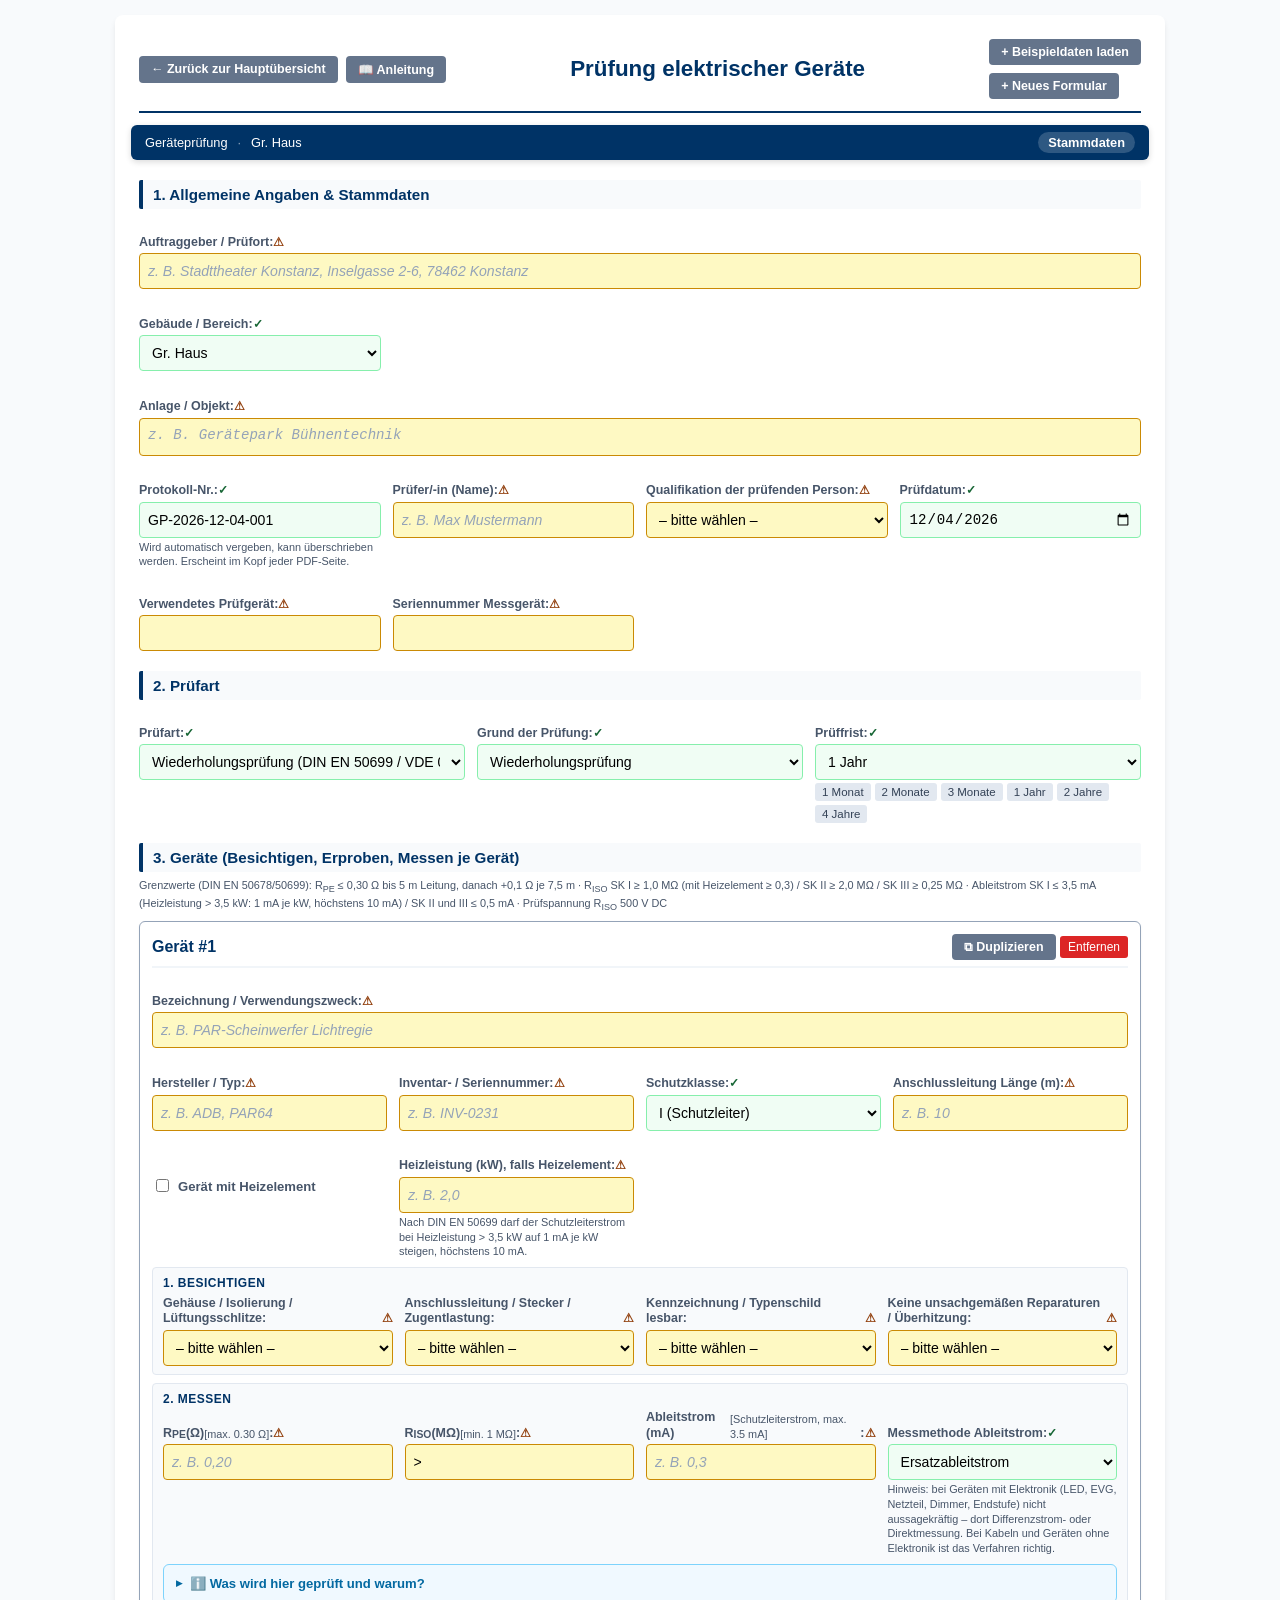
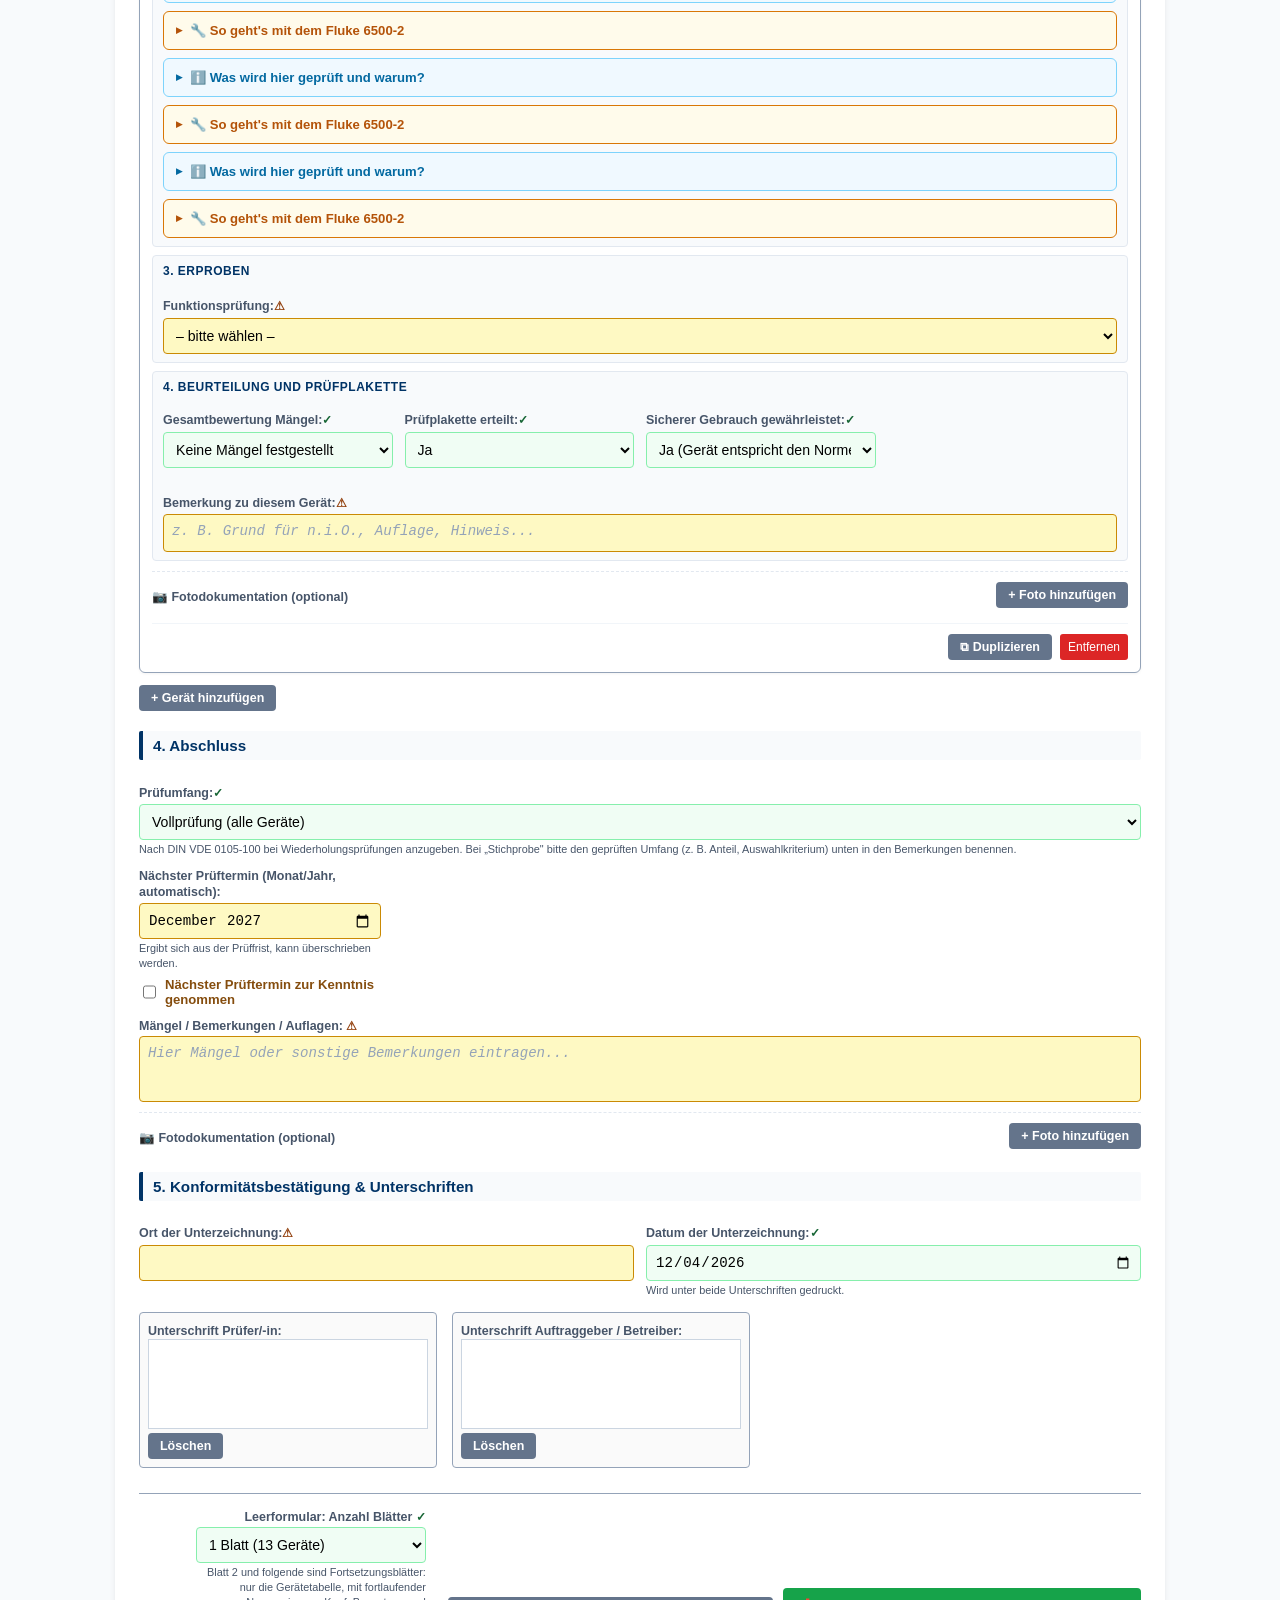
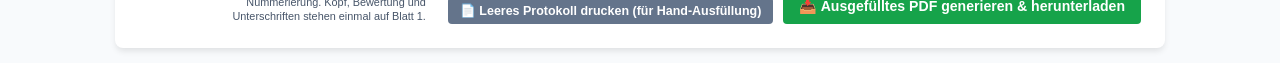
<file: geraetepruefung.html>
<!DOCTYPE html>
<html lang="de">
<head>
  <meta charset="UTF-8">
  <meta name="viewport" content="width=device-width, initial-scale=1.0, viewport-fit=cover">
  <title>Prüfung elektrischer Geräte (DIN EN 50678 / 50699)</title>
  <link rel="stylesheet" href="css/style.css">

  <!-- ===== PWA (Progressive Web App) ===== -->
  <meta name="description" content="Prüfprotokolle nach DIN VDE erstellen und als PDF ausgeben – offline nutzbar.">
  <meta name="theme-color" content="#003366">
  <link rel="manifest" href="manifest.json">
  <link rel="icon" type="image/png" sizes="32x32" href="icons/favicon-32.png">
  <link rel="apple-touch-icon" href="icons/apple-touch-icon.png">
  <!-- iOS-spezifisch -->
  <meta name="apple-mobile-web-app-capable" content="yes">
  <meta name="mobile-web-app-capable" content="yes">
  <meta name="apple-mobile-web-app-status-bar-style" content="black-translucent">
  <meta name="apple-mobile-web-app-title" content="VDE Protokoll">
  <meta name="format-detection" content="telephone=no">
  <script src="js/app-config.js"></script>
  <script src="js/pwa.js" defer></script>

  <script src="js/vendor/jspdf.umd.min.js"></script>
  <script src="js/vendor/jspdf.plugin.autotable.min.js"></script>
  <!-- Unicode-Schrift fuer die PDF-Ausgabe (Ω, Δ, ≤, ≥, ², ...).
       MUSS nach jspdf.umd.min.js stehen - sie haengt sich in dessen Font-Ereignis ein. -->
  <script src="js/vendor/liberation-sans-font.js"></script>
  <script src="js/vendor/signature_pad.umd.min.js"></script>
  <script src="js/storage.js"></script>
  <script src="js/entwuerfe.js"></script>
  <script src="js/statusleiste.js"></script>
  <script src="js/pflichtfelder.js"></script>
  <script src="js/archiv.js"></script>
  <script src="js/fotos.js"></script>
  <script src="js/pdf-utils.js"></script>
  <script src="js/pdf-layout.js"></script>
  <script src="js/infokarten.js"></script>
  <script src="js/pruefschritte.js"></script>
  <script src="js/geraete-generator.js"></script>

  <style>
    .grid-full { grid-column: 1 / -1; }
    textarea.auto-grow { resize: none; overflow: hidden; min-height: 38px; }
  </style>
</head>
<body>

<div class="app-container">
  <div class="header-bar">
    <div style="display:flex; gap:8px; flex-wrap:wrap;">
      <a href="index.html" class="btn btn-secondary" style="text-decoration:none;">← Zurück zur Hauptübersicht</a>
      <a href="anleitung.html" class="btn btn-secondary" style="text-decoration:none;">📖 Anleitung</a>
    </div>
    <h1>Prüfung elektrischer Geräte</h1>
    <!-- [7.3.0, Nutzerwunsch #8] siehe gleichlautender Kommentar in vde0100.html. -->
    <div style="display:flex; flex-direction:column; gap:8px; align-items:flex-start;">
      <!-- [Prüfschritt-Bibliothek] Baustein zentral in js/pruefschritte.js
           (PRUEFSCHRITTE.beispieldaten_auswahl) - hier mit genau einer
           Option rendert der Baustein einen einzelnen Button, byte-identisch
           zum bisherigen Markup. -->
      <div data-pruefschritt="beispieldaten_auswahl" data-ctx='{"optionen":[{"label":"+ Beispieldaten laden","fn":"fillExampleDataGeraete"}]}'></div>
      <button type="button" class="btn btn-secondary" onclick="neuesGeraeteProtokoll()">+ Neues Formular</button>
    </div>
  </div>

  <form id="geraeteForm">
    <!-- 1. STAMMDATEN -->
    <h2 class="kat-stamm" id="abschnitt-stammdaten">1. Allgemeine Angaben & Stammdaten</h2>
    <div id="pruefdatum_infokarte_platzhalter"></div>
    <div class="grid">
      <div class="form-group grid-full">
        <label for="auftraggeber">Auftraggeber / Prüfort:</label>
        <input type="text" id="auftraggeber" placeholder="z. B. Stadttheater Konstanz, Inselgasse 2-6, 78462 Konstanz">
      </div>

      <!-- [9.8.0] Nutzerwunsch: der "Verwalten"-Button entfaellt hier (analog
           zu vde0100.html, siehe dortiger Kommentar) - das Dropdown selbst
           bleibt unveraendert bestehen, nur der Button daneben verschwindet.
           In anschlusspruefung.html bleibt der Button dagegen bestehen (dort
           nicht Teil des Nutzerwunschs).
           [Prüfschritt-Bibliothek] Baustein zentral in js/pruefschritte.js
           (PRUEFSCHRITTE.gebaeude_bereich). -->
      <div data-pruefschritt="gebaeude_bereich" data-ctx='{"mitVerwalten":false}'></div>

      <!-- [7.4.0, Punkt 7] "Prüflings-ID" (pruefungsnummer) entfernt: bei
           mehreren Geräten je Protokoll gab es ohnehin keine sinnvolle
           1:1-Zuordnung zu einer einzelnen Prüflings-ID (siehe
           Änderungsbericht 7.4.0, Punkt 7). Ersetzt durch "Anlage/Objekt"
           (Punkt 11: einheitliches Feld für die Archiv-Anzeige, analog zu
           vde0100.html/anschlusspruefung.html).
           [Prüfschritt-Bibliothek] Baustein zentral in js/pruefschritte.js
           (PRUEFSCHRITTE.stammdaten_kopf). -->
      <div data-pruefschritt="stammdaten_kopf" data-ctx='{"anlageBezLabel":"Anlage / Objekt:","anlageBezPlatzhalter":"z. B. Gerätepark Bühnentechnik","protokollnummerPlatzhalter":"z. B. GP-2026-08-11-001","protokollnummerHinweis":"Wird automatisch vergeben, kann überschrieben werden. Erscheint im Kopf jeder PDF-Seite.","datumOnChange":"updateNaechsterTermin"}'></div>
    </div>

    <!-- 2. PRÜFART -->
    <!-- [8.0.0] "Prüfart" (bisher Teil von Abschnitt 1 "Stammdaten") als
         eigener, sichtbarer Abschnitt herausgelöst - analog zur Struktur der
         anderen beiden Formulare, wo Prüfart/Norm/Grund ebenfalls eigenständig
         neben den reinen Stammdaten stehen. -->
    <h2 class="kat-stamm" id="abschnitt-pruefart">2. Prüfart</h2>
    <div class="grid">
      <div class="form-group">
        <label for="pruefart">Prüfart:</label>
        <select id="pruefart">
          <option>Wiederholungsprüfung (DIN EN 50699 / VDE 0702)</option>
          <option>Prüfung nach Reparatur (DIN EN 50678 / VDE 0701)</option>
        </select>
      </div>
      <!-- [8.0.0] NEU: "Grund der Prüfung" - bisher nur in vde0100.html,
           jetzt einheitlich in allen drei Formularen.
           [Prüfschritt-Bibliothek] Baustein zentral in js/pruefschritte.js
           (PRUEFSCHRITTE.pruefgrund_dropdown). -->
      <div data-pruefschritt="pruefgrund_dropdown" data-ctx='{"optionen":["Neuanschaffung / Erstprüfung","Reparatur","Instandsetzung"]}'></div>
      <!-- [8.0.0] Intervalle vereinheitlicht mit vde0100.html/
           anschlusspruefung.html. [Prüfschritt-Bibliothek] Baustein zentral
           in js/pruefschritte.js (PRUEFSCHRITTE.pruefintervall_schnellwahl). -->
      <div data-pruefschritt="pruefintervall_schnellwahl" data-ctx='{"onChange":"updateNaechsterTermin","label":"Prüffrist:"}'></div>
    </div>

    <!-- 3. GERÄTE -->
    <h2 class="kat-messen" id="abschnitt-messen">3. Geräte (Besichtigen, Erproben, Messen je Gerät)</h2>
    <p class="limit-hint" style="margin:-4px 0 8px;">
      Grenzwerte (DIN EN 50678/50699): R<sub>PE</sub> &le; 0,30 &Omega; bis 5 m Leitung, danach +0,1 &Omega; je 7,5 m ·
      R<sub>ISO</sub> SK I &ge; 1,0 M&Omega; (mit Heizelement &ge; 0,3) / SK II &ge; 2,0 M&Omega; / SK III &ge; 0,25 M&Omega; ·
      Ableitstrom SK I &le; 3,5 mA (Heizleistung &gt; 3,5 kW: 1 mA je kW, höchstens 10 mA) / SK II und III &le; 0,5 mA ·
      Prüfspannung R<sub>ISO</sub> 500 V DC
    </p>
    <div id="devicesContainer"></div>
    <button type="button" class="btn btn-secondary" onclick="addDeviceCard()">+ Gerät hinzufügen</button>

    <!-- 4. ABSCHLUSS (schmal) -->
    <!-- [9.8.0] Umstrukturierung: "Beurteilung und Prüfplakette" (Mängel/
         Plakette/Sicherer Gebrauch) landet jetzt in jedem Gerät einzeln - siehe
         den neuen Bewertungsblock in js/geraete-generator.js addDeviceCard()
         (dortiges Kartenraster, Abschnitt "4. Beurteilung und Prüfplakette").
         Hier am Ende des Formulars bleibt nur noch ein SCHMALER Abschluss
         stehen: Prüfumfang (Voll-/Stichprobenprüfung, protokollweit), das
         zentrale Bemerkungsfeld sowie Prüfintervall/nächster Prüftermin
         (ebenfalls protokollweit - beide bewusst NICHT pro Gerät, siehe
         Rückfrage/Bestätigung). Es gibt deshalb hier keine eigene globale
         Mängel-/Plaketten-/Gewährleistungs-Auswahl mehr. -->
    <h2 class="kat-ergebnis" id="abschnitt-ergebnis-1">4. Abschluss</h2>
    <div class="grid">
      <div data-pruefschritt="pruefumfang_auswahl" data-ctx='{"optionen":["Vollprüfung (alle Geräte)","Stichprobe – siehe Bemerkung für Umfang"]}'></div>
      <!-- [7.3.0, Nutzerwunsch #5] Ans Ende der Pruefung verschoben (vorher
           in Abschnitt 1, Stammdaten) - der Termin gehoert inhaltlich zum
           Pruefergebnis, nicht zu den vorab feststehenden Stammdaten. -->
      <div data-pruefschritt="res_termin_date_feld" data-ctx='{"label":"Nächster Prüftermin (Monat/Jahr, automatisch):","hinweistext":"Ergibt sich aus der Prüffrist, kann überschrieben werden."}'></div>
    </div>

    <div data-pruefschritt="res_bemerkungen_feld"></div>

    <!-- 5. UNTERSCHRIFTEN -->
    <h2 class="kat-ergebnis" id="abschnitt-ergebnis-2">5. Konformitätsbestätigung & Unterschriften</h2>
    <div class="grid" style="margin-bottom:8px;">
      <div data-pruefschritt="unterschrift_ort_datum"></div>
    </div>

    <div data-pruefschritt="unterschriften_block"></div>

    <div class="actions" style="flex-wrap:wrap; align-items:flex-end;">
      <div data-pruefschritt="leer_blaetter_auswahl" data-ctx='{"optionen":["1 Blatt (13 Geräte)","2 Blätter (43 Geräte)","3 Blätter (73 Geräte)","4 Blätter (103 Geräte)"],"hinweistext":"Blatt 2 und folgende sind Fortsetzungsblätter: nur die Gerätetabelle, mit fortlaufender Nummerierung. Kopf, Bewertung und Unterschriften stehen einmal auf Blatt 1."}'></div>
      <button type="button" class="btn btn-secondary" onclick="generatePDFGeraete(true)">📄 Leeres Protokoll drucken (für Hand-Ausfüllung)</button>
      <button type="button" class="btn btn-success" onclick="generatePDFGeraete(false)">📥 Ausgefülltes PDF generieren & herunterladen</button>
    </div>
  </form>
</div>

<script>
  let padPruefer, padKunde;

  // [Prüfschritt-Bibliothek] Muss VOR allen anderen Initialisierungen laufen.
  renderPruefschritte();

  // Datum immer aus der LOKALEN Zeit (heuteIso in pdf-utils.js)
  datumsfeldAufHeute('datum');
  datumsfeldAufHeute('unterschrift_datum');
  updateNaechsterTermin();

  applyMasterDataToForm();
  initProtokollNummer('GP');

  addDeviceCard();

  // [7.1.0] Foto-Anlage auch am zentralen Feld "Mängel / Bemerkungen /
  // Auflagen" (siehe vde0100.html, gleiches Muster).
  if (typeof fotosLeisteHtml === 'function') {
    const bemerkungenFotoKey = fotoKartenKey('GP', AKTUELLER_ENTWURF_ID, 'bemerkungen', 1);
    document.getElementById('bemerkungen_fotos_platzhalter').innerHTML = fotosLeisteHtml(bemerkungenFotoKey);
    fotosLeisteAktualisieren(bemerkungenFotoKey);
  }

  restoreGeraeteState(loadGeraeteAutosave());
  // [7.2.0] Pruefdatum-Infokarte (js/infokarten.js) nach dem Wiederherstellen
  // synchronisieren - #res_termin_date wurde dabei per .value= gesetzt, ohne
  // ein 'input'/'change'-Ereignis auszuloesen.
  if (typeof pruefdatumAnzeigeAktualisieren === 'function') pruefdatumAnzeigeAktualisieren();

  initStatusleiste({
    typLabel: 'Geräteprüfung',
    bezFeldIds: ['auftraggeber', 'anlage_bez', 'gebaeude_custom'],
    kartenSelector: '.feed-card',
    kartenLabelSelector: '.feed-header span',
    kartenContainerSelector: '#devicesContainer',
    abschnitte: [
      { selector: '#abschnitt-stammdaten', label: 'Stammdaten' },
      { selector: '#abschnitt-pruefart', label: 'Prüfart' },
      { selector: '#abschnitt-messen', label: 'Geräte' },
      { selector: '#abschnitt-ergebnis-1', label: 'Gesamtbewertung' },
      { selector: '#abschnitt-ergebnis-2', label: 'Gesamtbewertung' }
    ]
  });

  initPflichtfelder({
    ids: ['datum', 'pruefer', 'auftraggeber'],
    // 4.7.1: ganzes Formular als Fortschrittsanzeige gelb/gruen markieren.
    alleFelder: true
  });

  // 8.0.0: eigene Gebäude/Bereich-Einträge (aus dem "Verwalten"-Dialog) beim
  // Laden ins Dropdown einfuegen - siehe gebaeudeOptionenAktualisieren() in
  // storage.js.
  gebaeudeOptionenAktualisieren('gebaeude_select');

  const pads = initSignaturePads();
  padPruefer = pads.pruefer;
  padKunde = pads.kunde;

  // Autosave entprellt (400 ms) - siehe autosaveAnhaengen() in pdf-utils.js.
  // Ohne Entprellung schrieb jeder einzelne Tastendruck das komplette Formular
  // in den localStorage; bei vielen Karten wurde die Eingabe dadurch zaeh.
  autosaveAnhaengen('geraeteForm', autosaveProtocol);
</script>

</body>
</html>
</file>
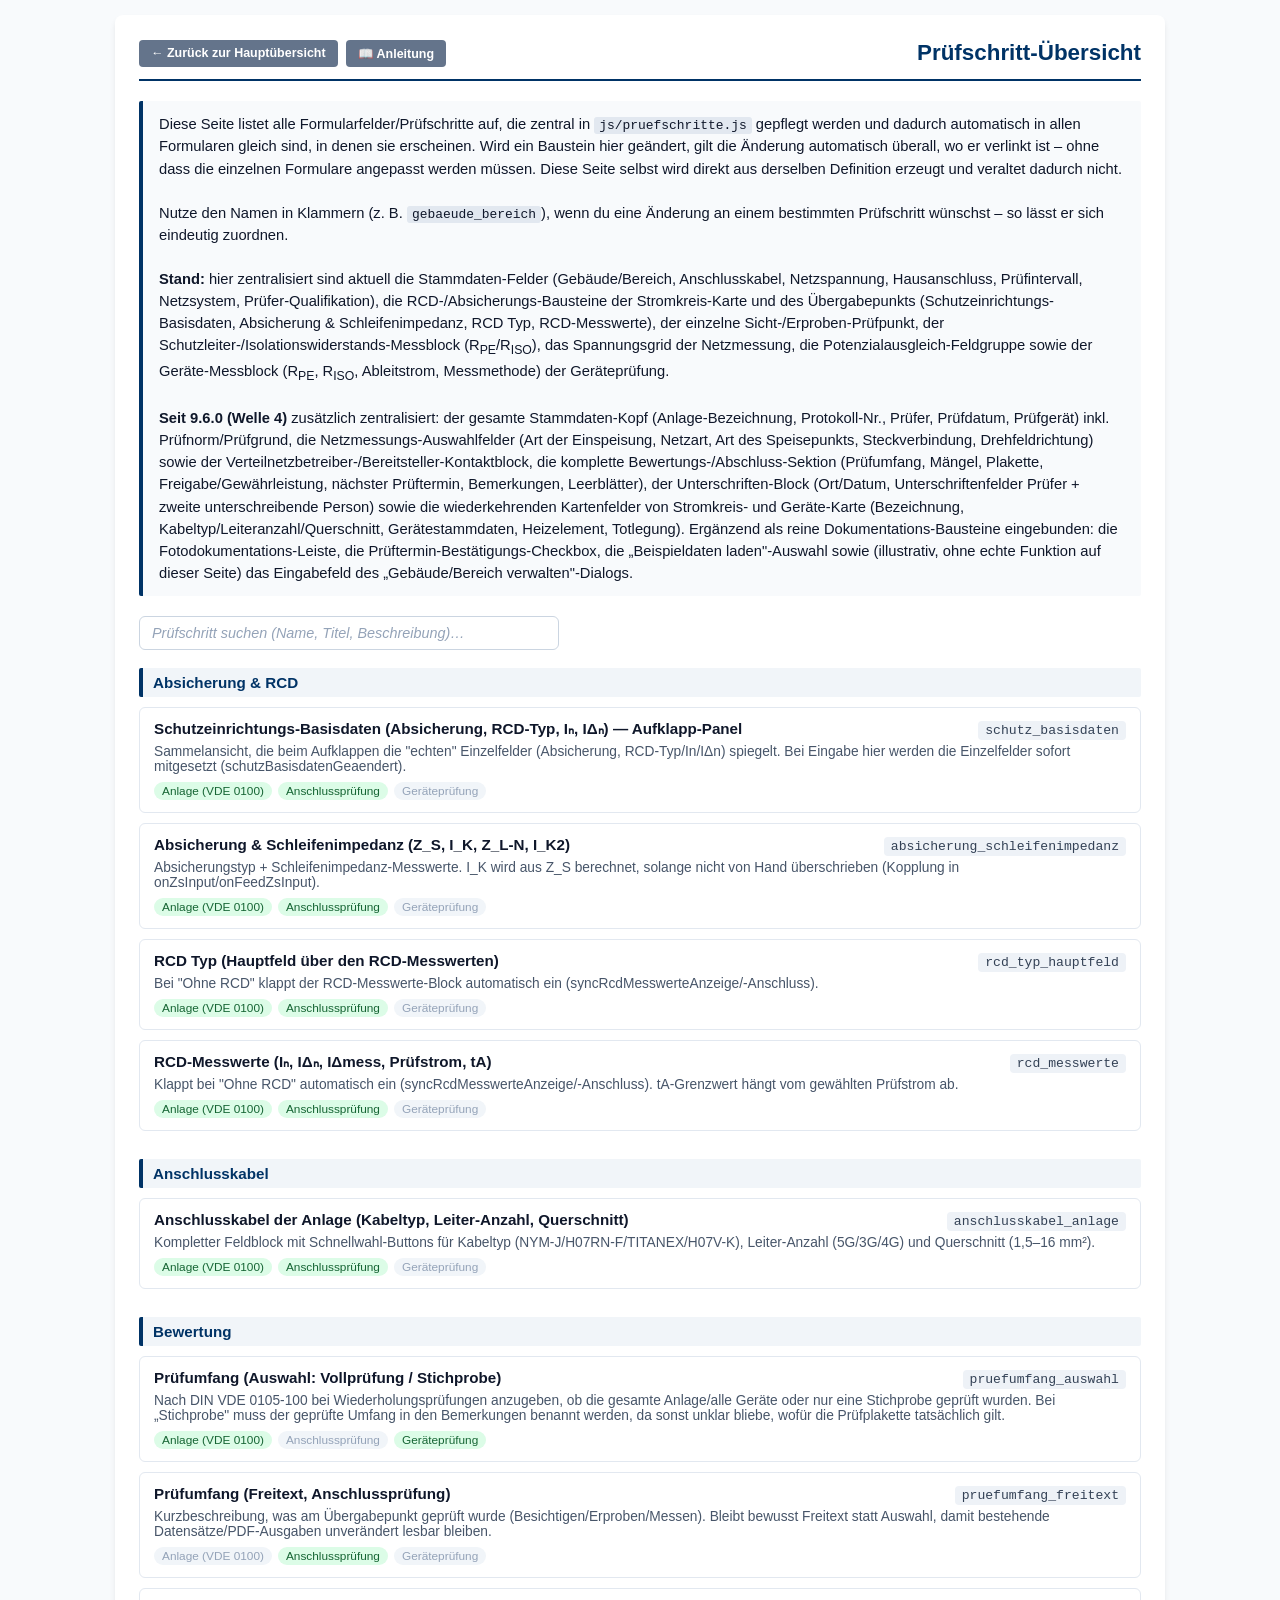
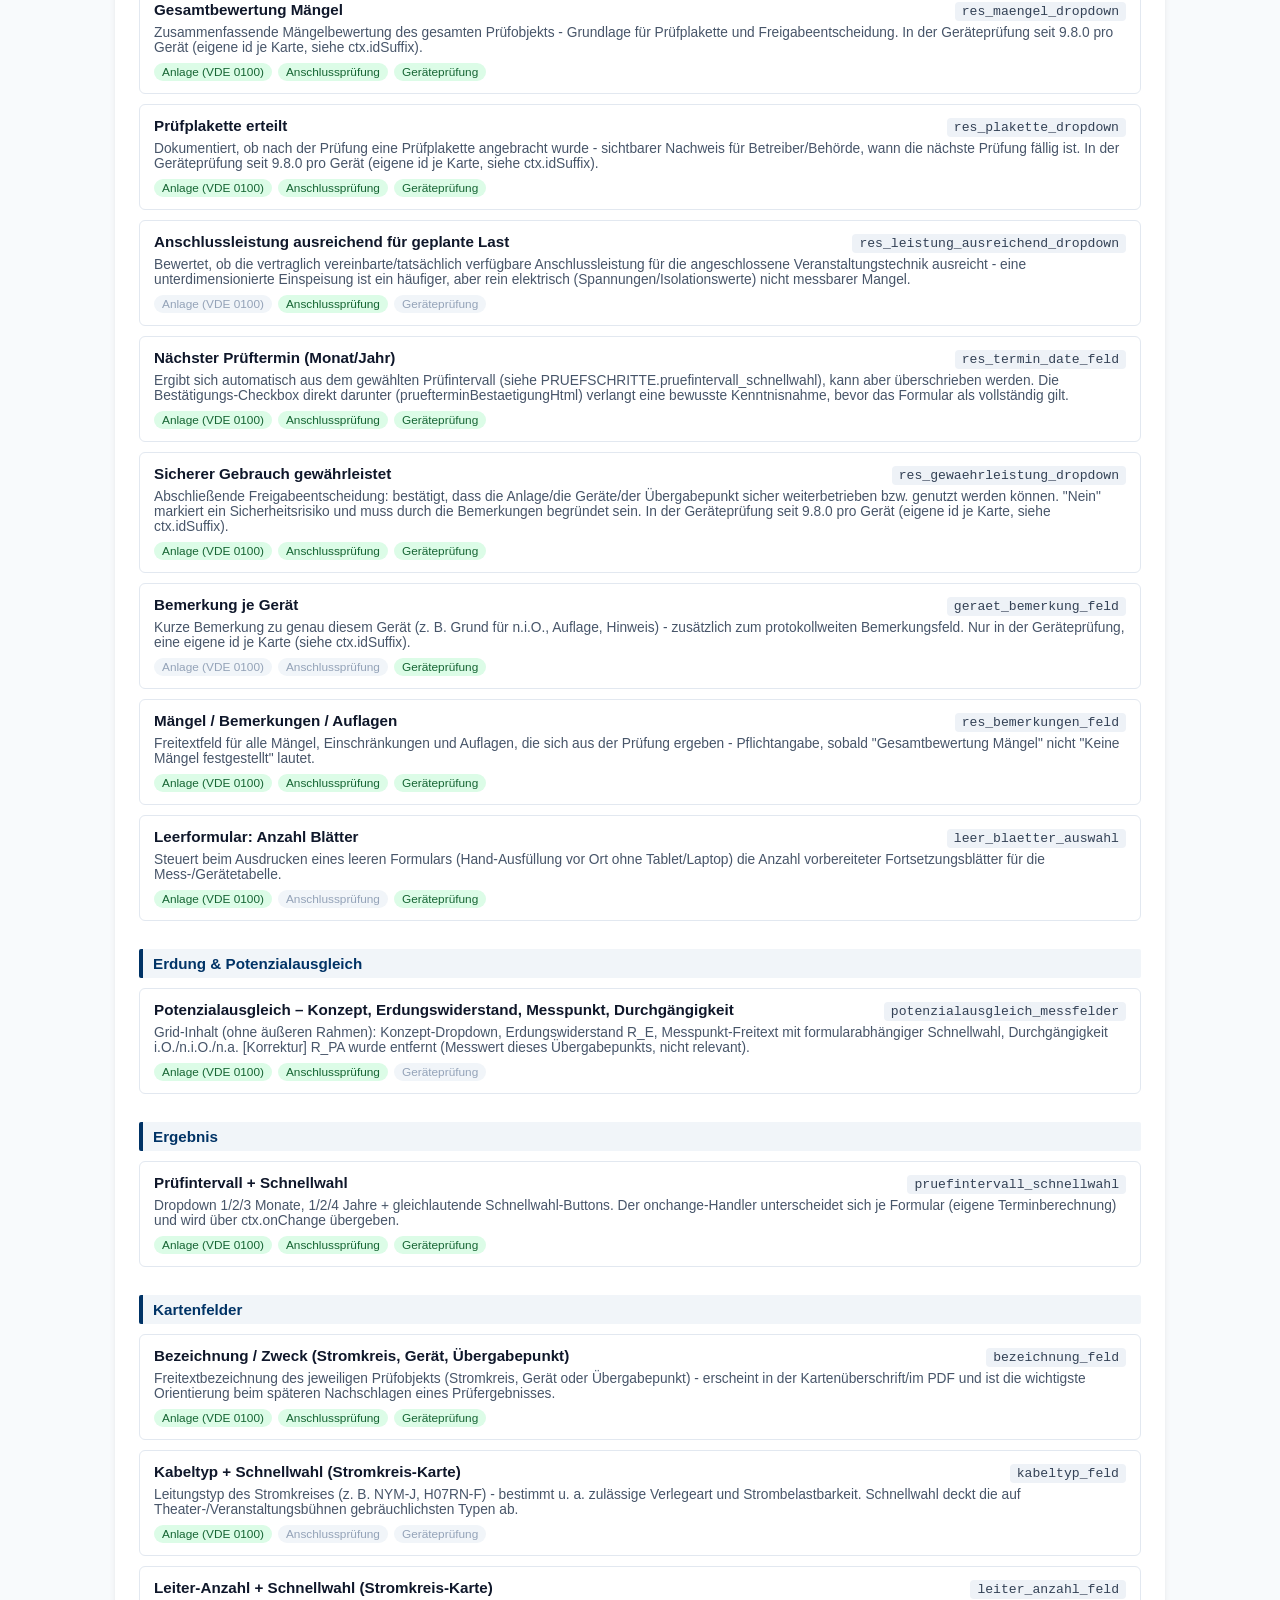
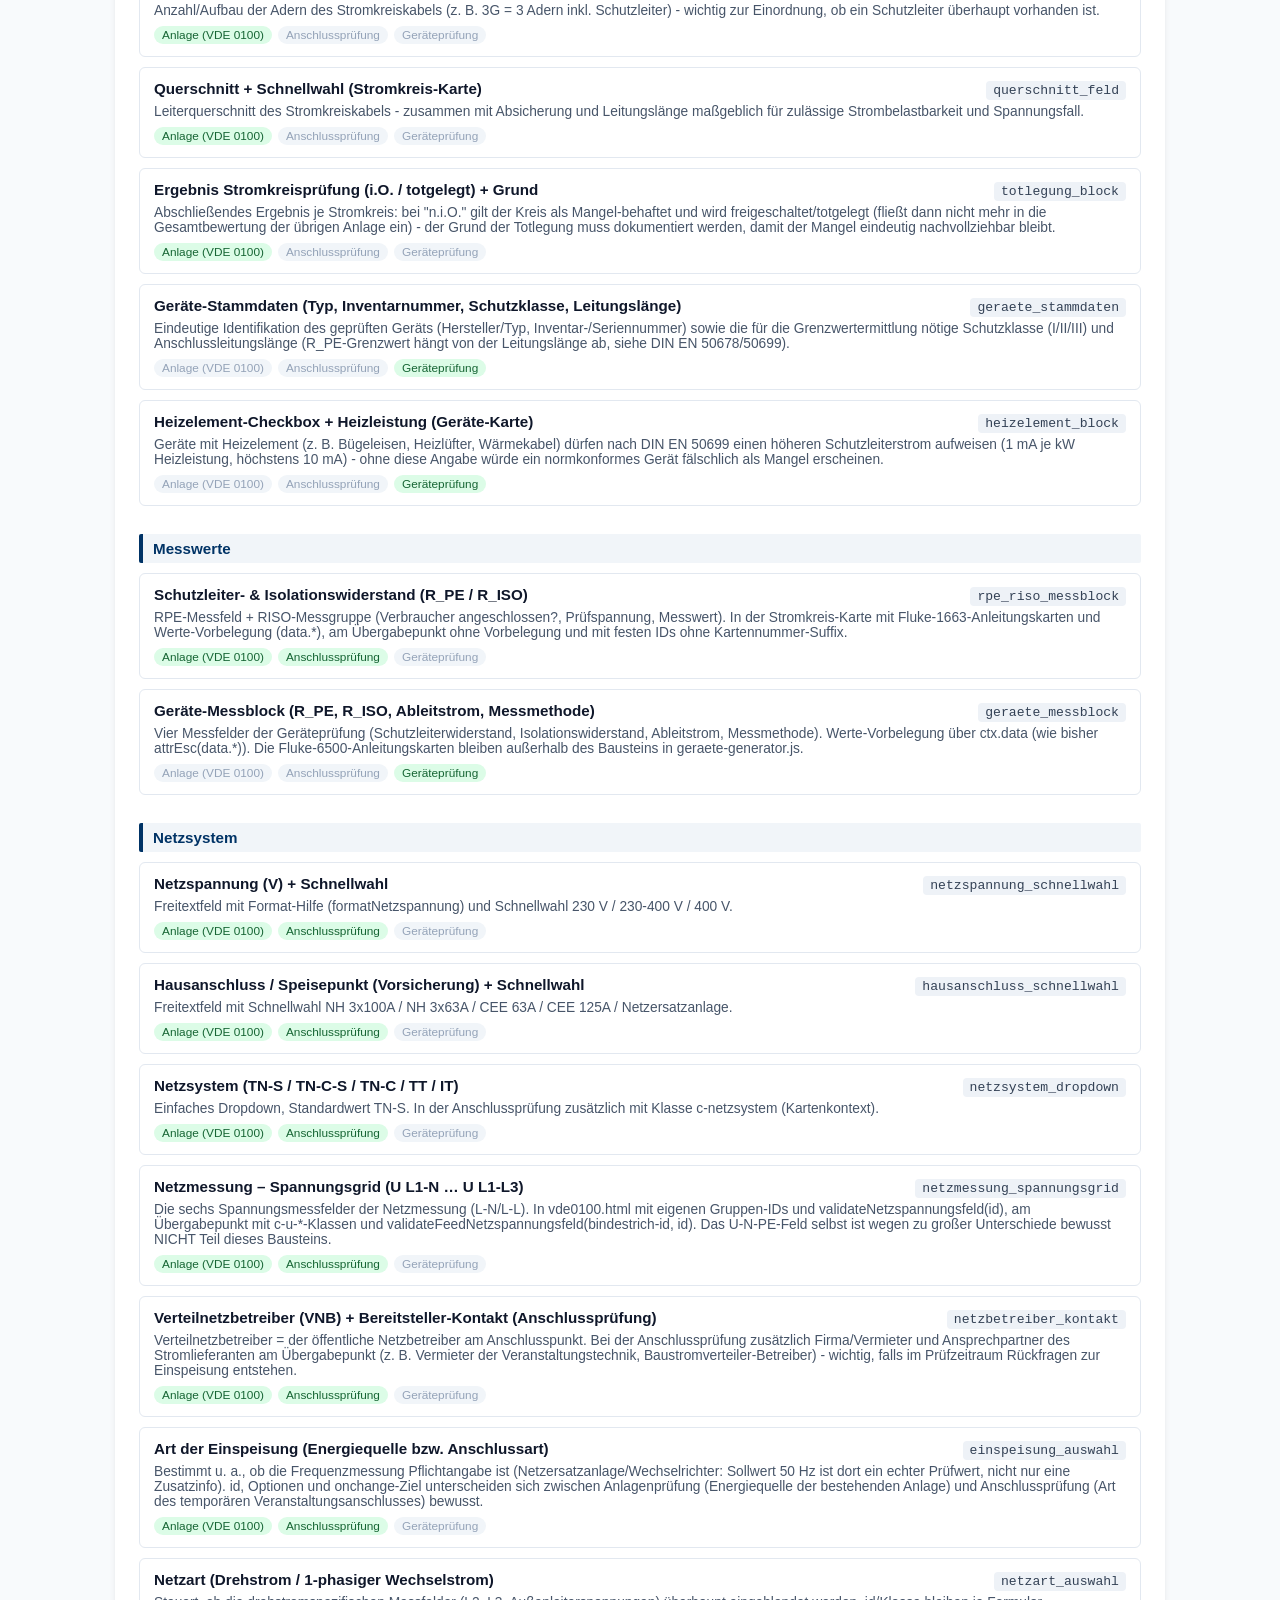
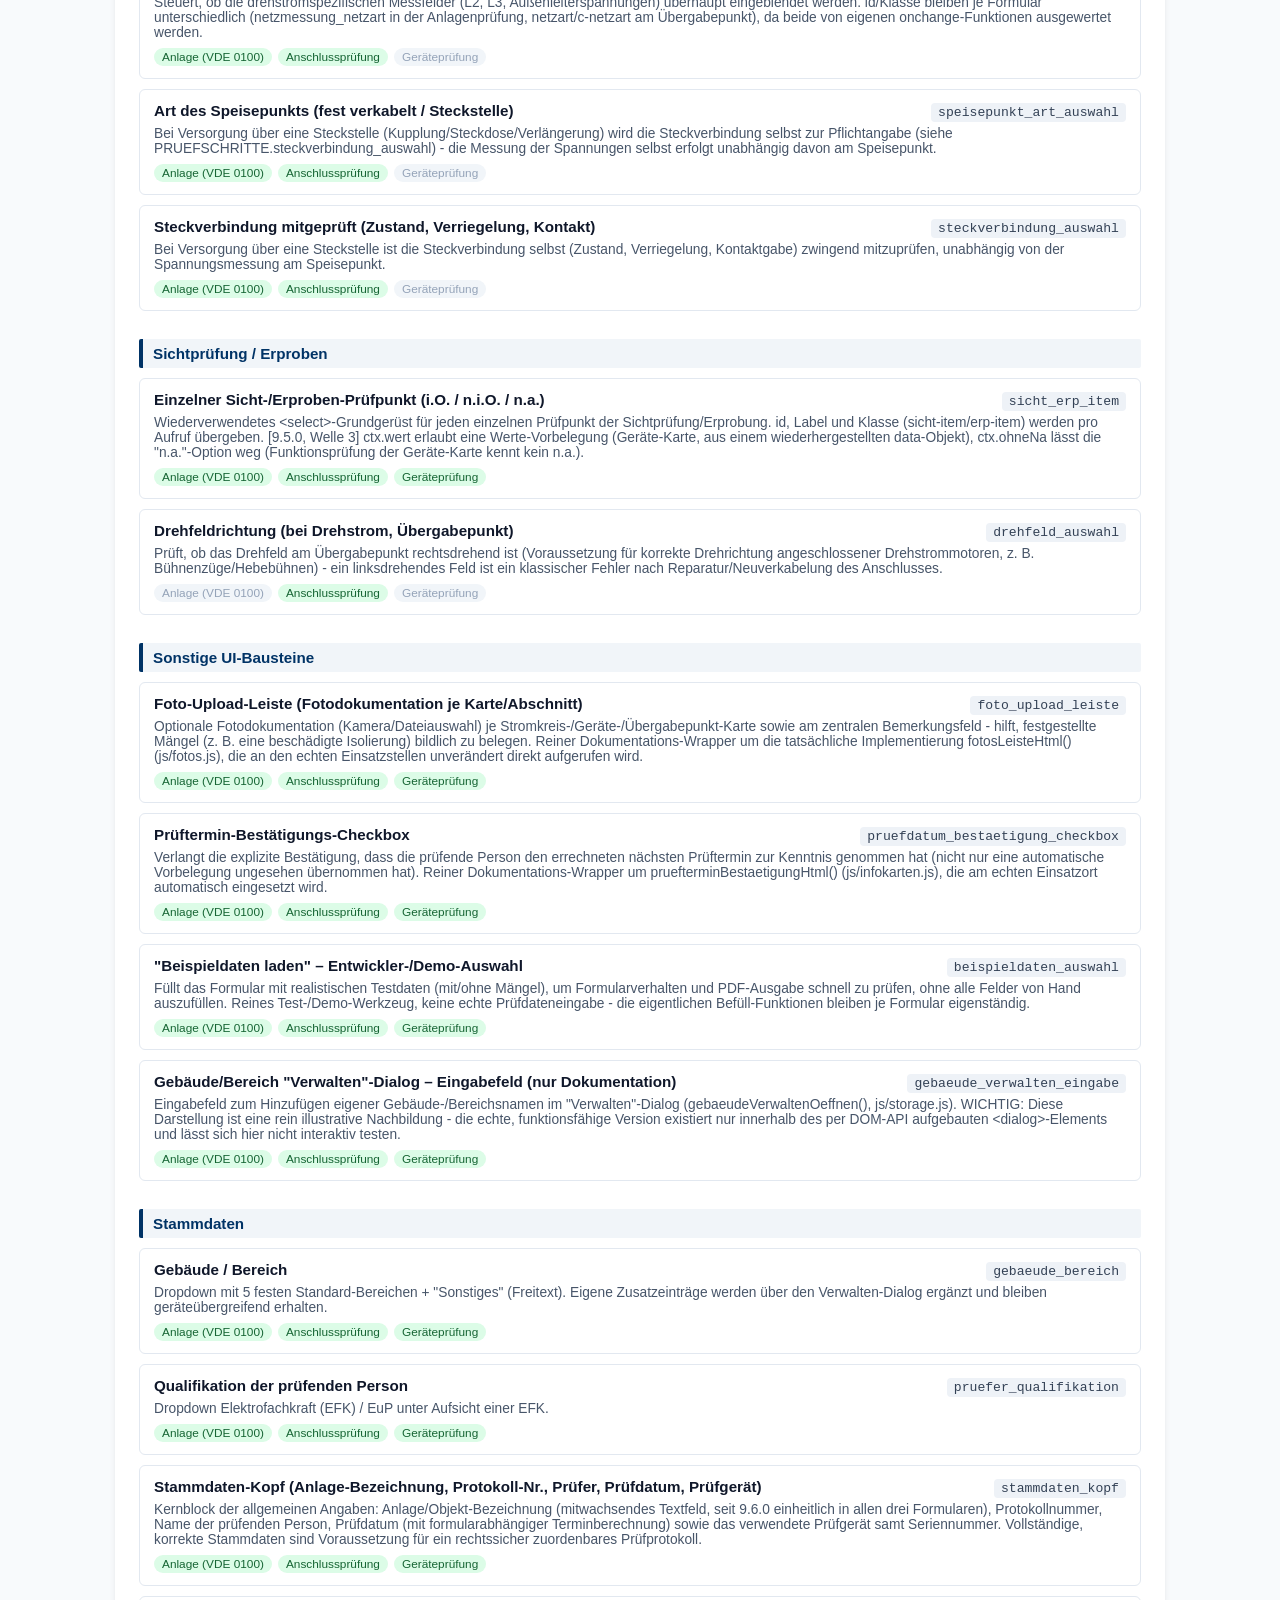
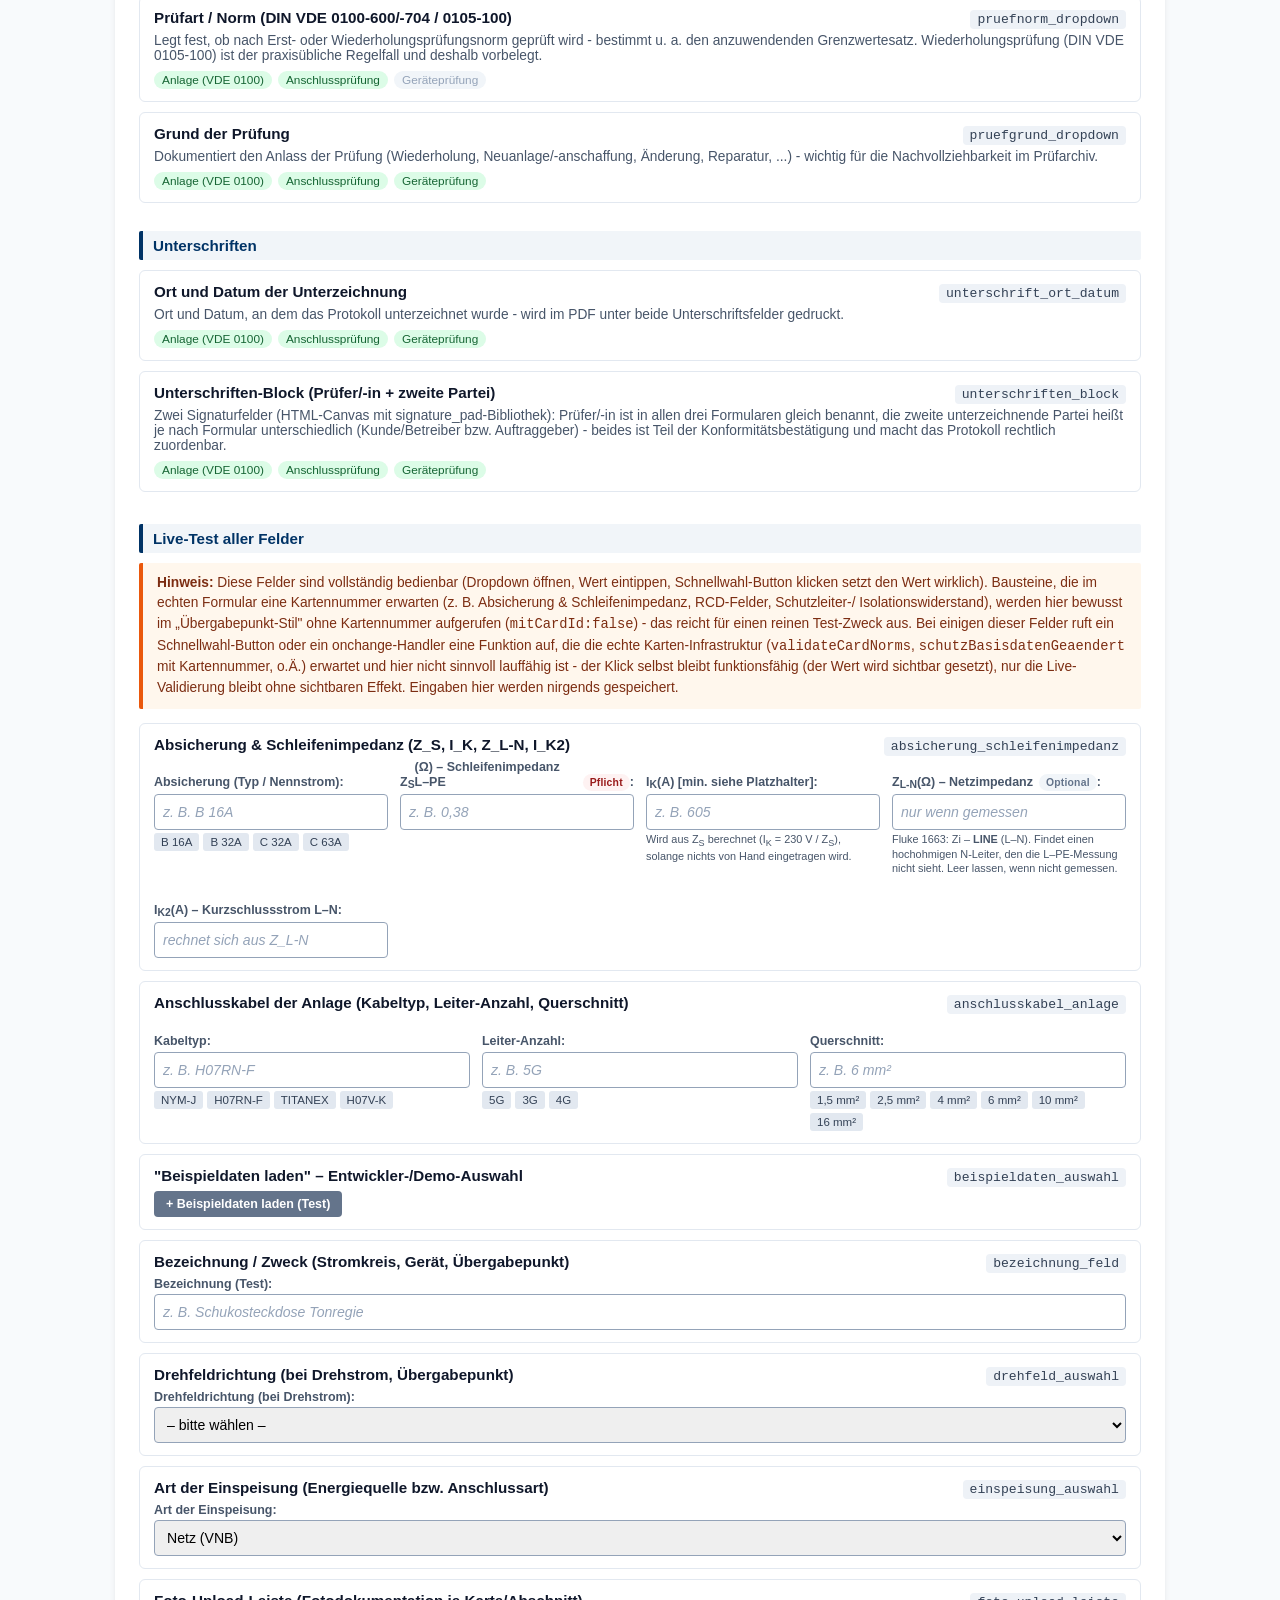
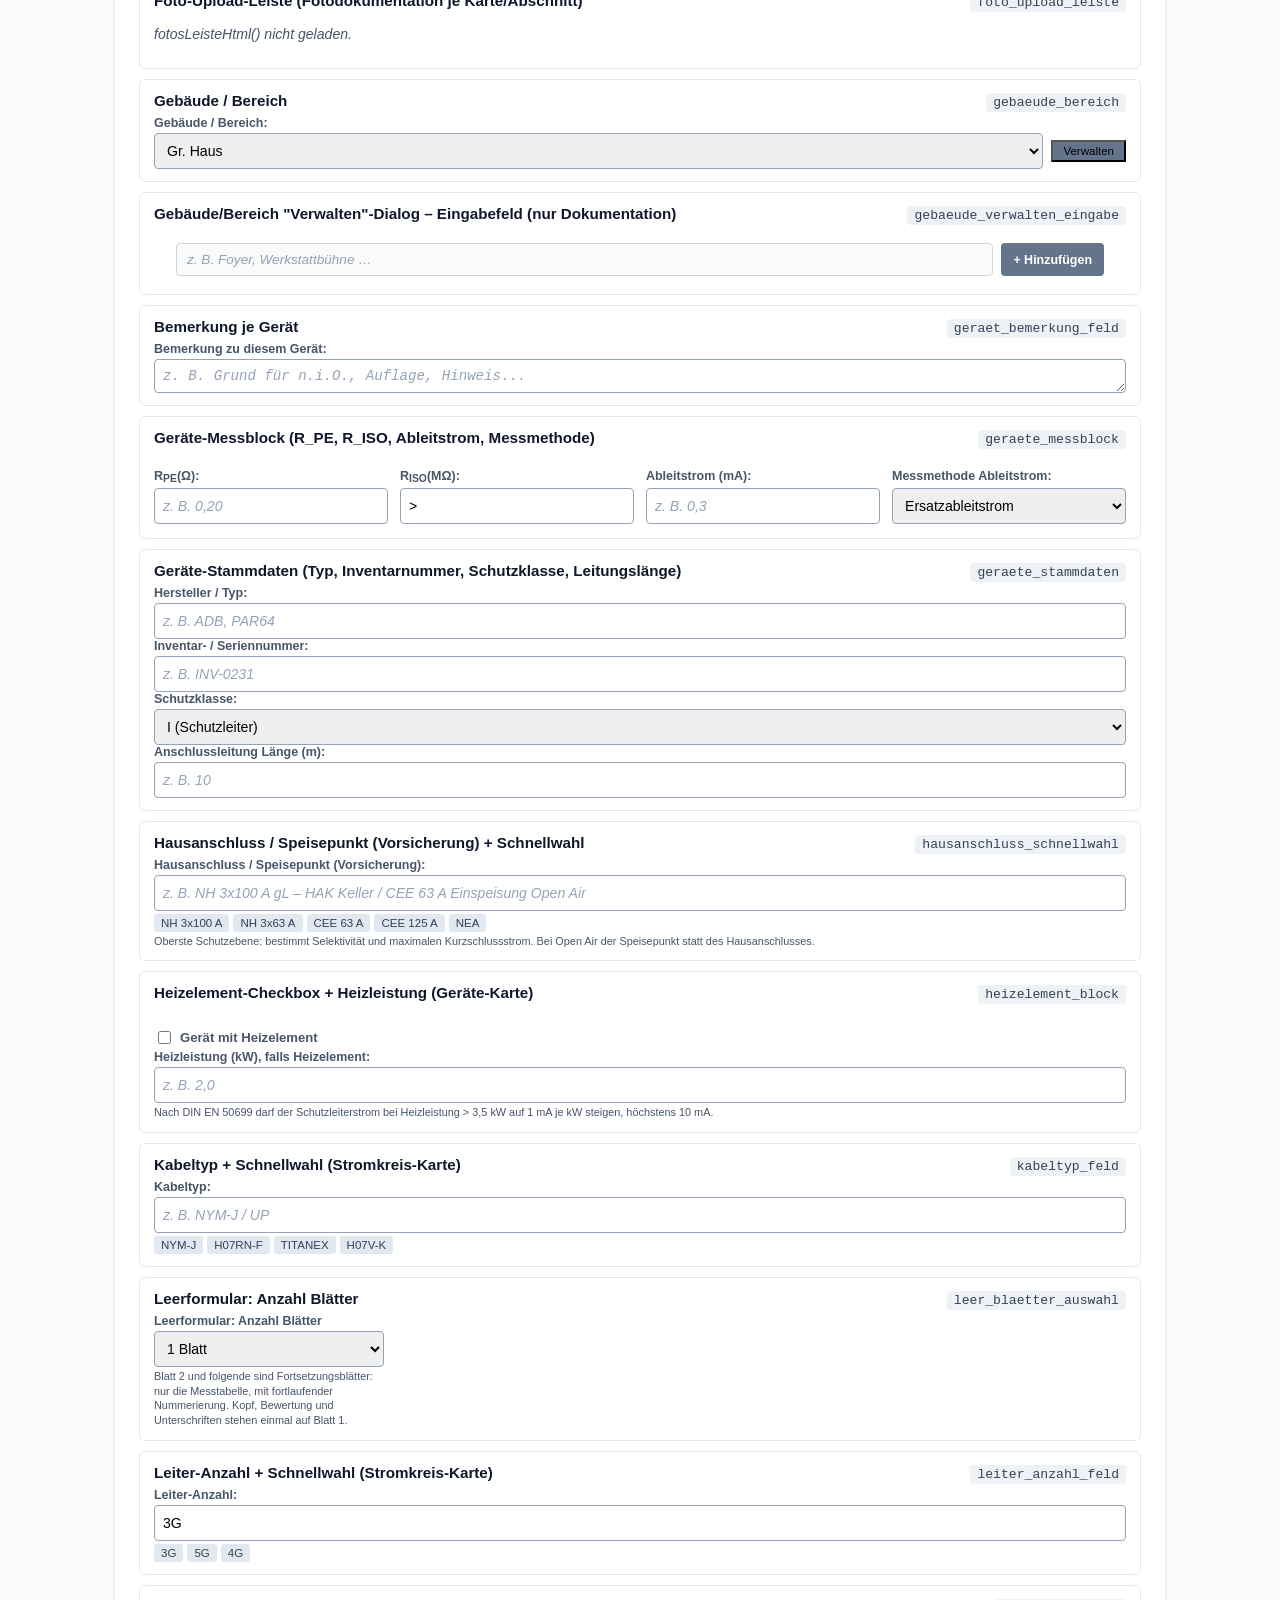
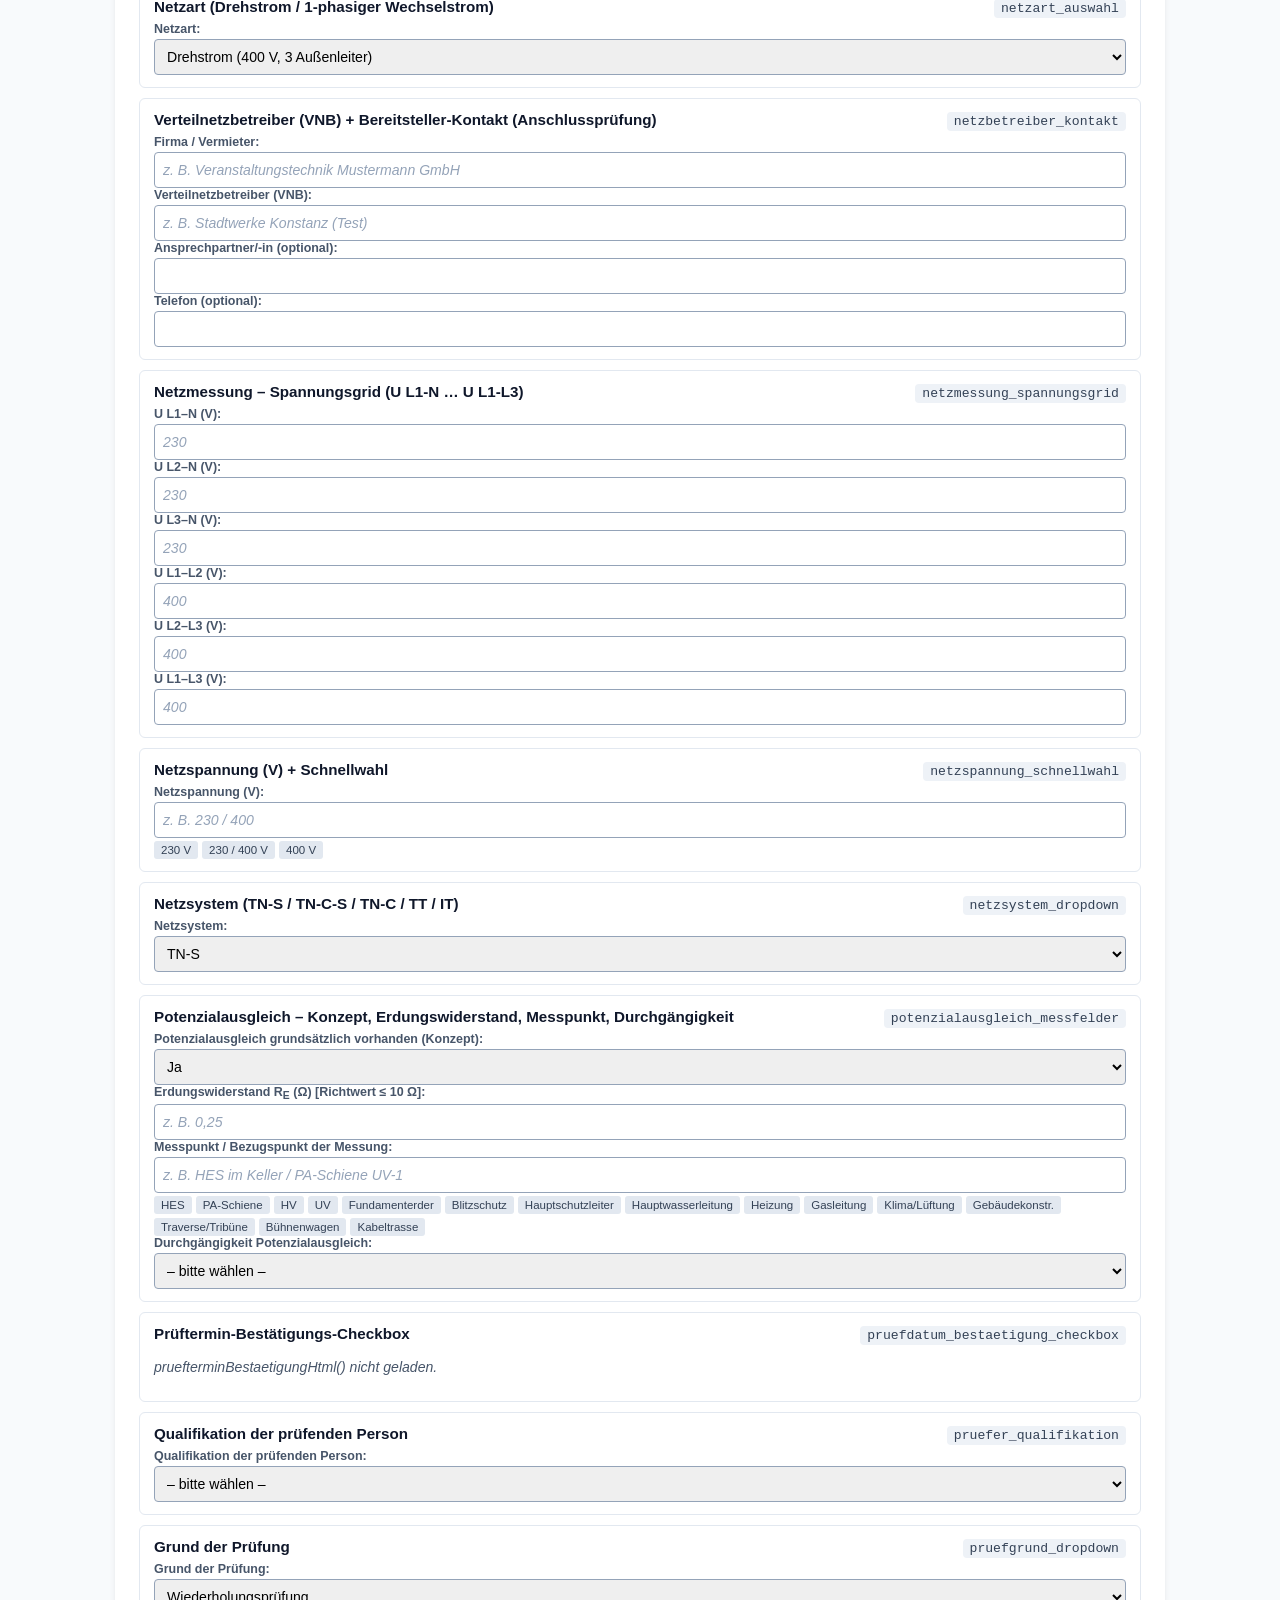
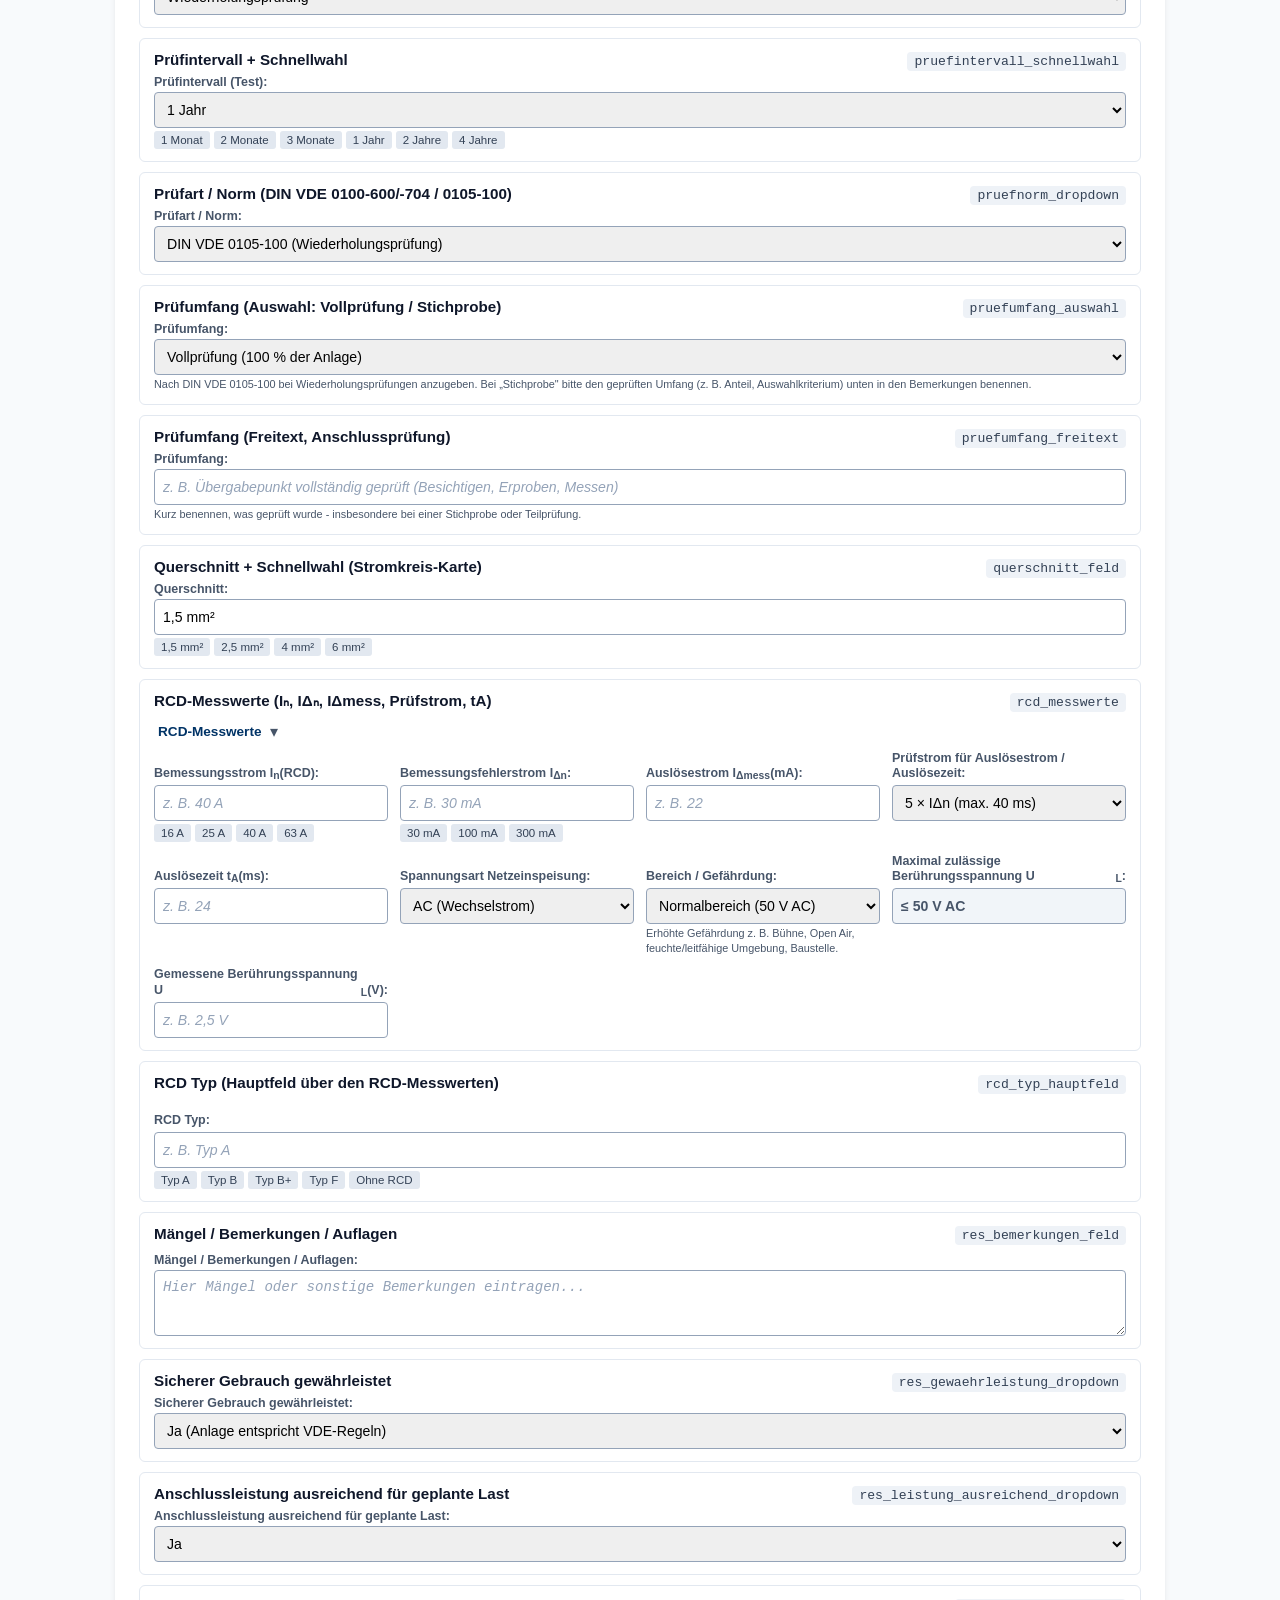
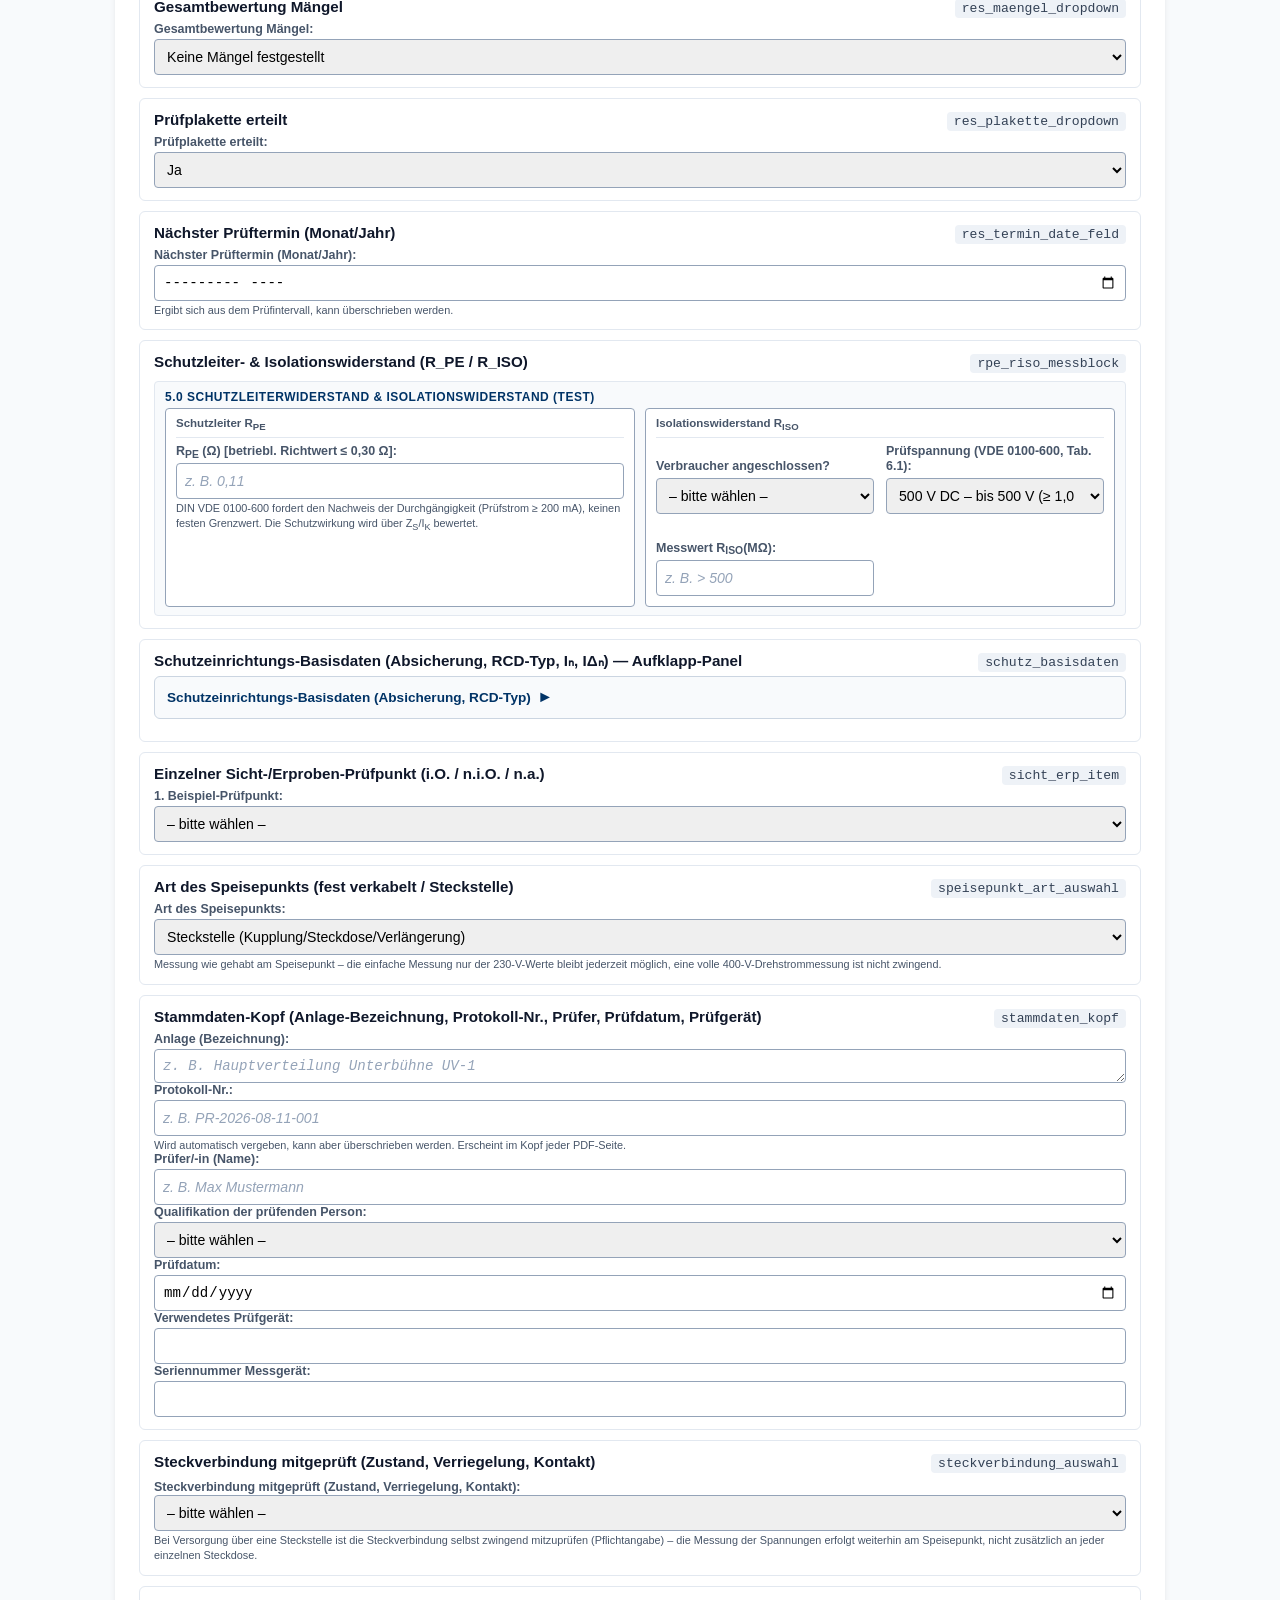
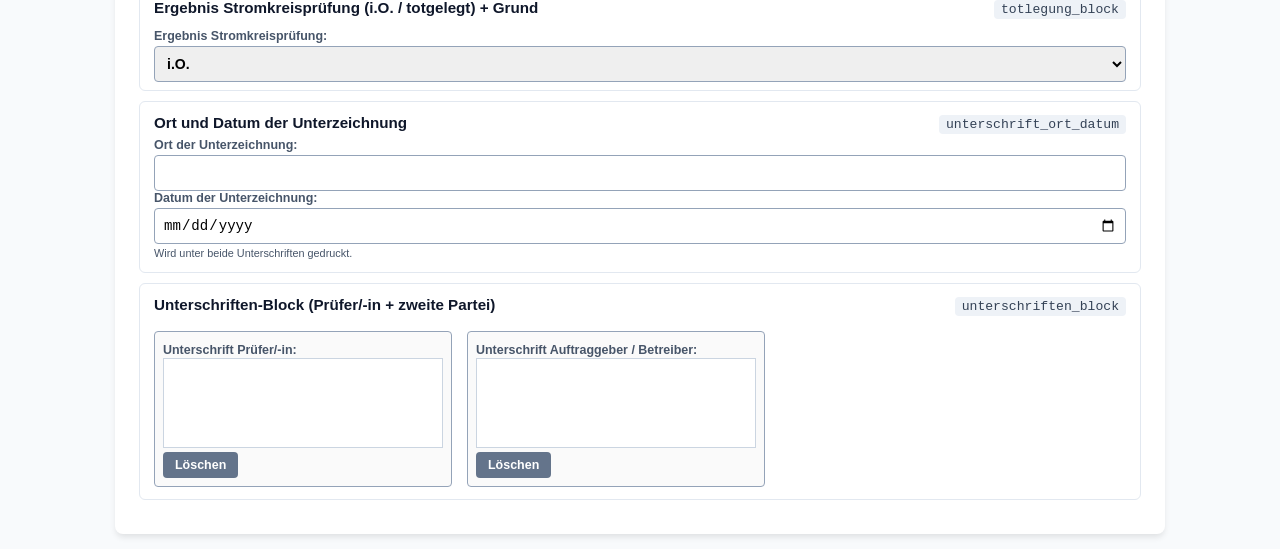
<file: pruefschritte-uebersicht.html>
<!DOCTYPE html>
<html lang="de">
<head>
  <meta charset="UTF-8">
  <meta name="viewport" content="width=device-width, initial-scale=1.0, viewport-fit=cover">
  <title>Prüfschritt-Übersicht</title>
  <link rel="stylesheet" href="css/style.css">
  <meta name="theme-color" content="#003366">
  <link rel="manifest" href="manifest.json">
  <link rel="icon" type="image/png" sizes="32x32" href="icons/favicon-32.png">
  <link rel="apple-touch-icon" href="icons/apple-touch-icon.png">
  <script src="js/app-config.js"></script>
  <script src="js/pwa.js" defer></script>
  <!-- [9.5.0, Welle 3] Für den Abschnitt "Live-Test aller Felder" weiter unten
       zusätzlich js/pdf-utils.js geladen - das ist die Datei, in der die
       global aufrufbaren Funktionen stehen, die die Bausteine per
       onchange/oninput/onclick referenzieren (setValue, sichtErpNiOPruefen,
       toggleMessSections, u.a.). Ohne diese Datei würden die Live-Test-Felder
       mit "function is not defined" abbrechen, sobald man sie bedient.
       Karten-spezifische Validierungsfunktionen (validateCardNorms,
       schutzBasisdatenGeaendert, onZsInput, syncRcdMesswerteAnzeige, ...) aus
       js/pdf-generator.js/js/anschluss-generator.js/js/geraete-generator.js
       werden hier BEWUSST NICHT geladen - sie brauchen die echte
       Karten-Infrastruktur (cardCounter, .circuit-card, ...), die es auf
       dieser reinen Dokumentationsseite nicht gibt. Bausteine, die solche
       Funktionen referenzieren, werden unten deshalb im "Übergabepunkt-Stil"
       (mitCardId:false bzw. ganz ohne Kartennummer) aufgerufen - dort bleibt
       der Klick bedienbar (Wert wird sichtbar gesetzt), nur die Live-
       Validierung selbst bleibt ohne Effekt. -->
  <script src="js/pdf-utils.js"></script>
  <script src="js/pruefschritte.js"></script>

  <style>
    /* Nur für diese Seite: Kartenraster für die Prüfschritt-Übersicht.
       Bewusst eigene, kleine Styles statt Erweiterung von css/style.css -
       diese Seite ist reine Dokumentation, keine Formularseite. */
    .uebersicht-intro {
      background: #f8fafc;
      border-left: 4px solid var(--primary);
      border-radius: 2px;
      padding: 12px 16px;
      margin-bottom: 20px;
      font-size: 0.92rem;
      line-height: 1.5;
    }
    .uebersicht-intro code {
      background: #e2e8f0;
      padding: 1px 5px;
      border-radius: 3px;
      font-size: 0.88em;
    }
    .ps-gruppe { margin-bottom: 28px; }
    .ps-gruppe-titel {
      font-size: 0.95rem;
      font-weight: 600;
      color: var(--primary);
      background: #f1f5f9;
      padding: 6px 10px;
      border-left: 4px solid var(--primary);
      border-radius: 2px;
      margin-bottom: 10px;
    }
    .ps-karte {
      border: 1px solid #e2e8f0;
      border-radius: 6px;
      padding: 12px 14px;
      margin-bottom: 10px;
      background: #fff;
    }
    .ps-kopf {
      display: flex;
      flex-wrap: wrap;
      justify-content: space-between;
      align-items: baseline;
      gap: 8px;
      margin-bottom: 4px;
    }
    .ps-name {
      font-family: "Courier New", monospace;
      font-size: 0.82rem;
      background: #eef2f7;
      padding: 2px 7px;
      border-radius: 4px;
      color: #334155;
    }
    .ps-titel { font-weight: 600; font-size: 0.95rem; }
    .ps-beschreibung { font-size: 0.86rem; color: var(--secondary); margin: 4px 0 8px; }
    .ps-verwendung { display: flex; gap: 6px; flex-wrap: wrap; }
    .ps-badge {
      font-size: 0.74rem;
      padding: 2px 8px;
      border-radius: 999px;
      background: #e2e8f0;
      color: #64748b;
    }
    .ps-badge.aktiv { background: #dcfce7; color: #166534; }
    .ps-badge.inaktiv { background: #f1f5f9; color: #94a3b8; }
    .ps-suche {
      width: 100%;
      max-width: 420px;
      padding: 8px 12px;
      border: 1px solid #cbd5e1;
      border-radius: 6px;
      font-size: 0.9rem;
      margin-bottom: 18px;
    }
    .ps-keine-treffer { color: var(--secondary); font-size: 0.88rem; font-style: italic; }

    /* ---------------- Live-Test aller Felder (9.5.0, Welle 3) ---------------- */
    .wb-hinweis {
      background: #fff7ed;
      border-left: 4px solid #ea580c;
      border-radius: 2px;
      padding: 10px 14px;
      margin-bottom: 14px;
      font-size: 0.86rem;
      line-height: 1.5;
      color: #7c2d12;
    }
  </style>
</head>
<body>

<div class="app-container">
  <div class="header-bar">
    <div style="display:flex; gap:8px; flex-wrap:wrap;">
      <a href="index.html" class="btn btn-secondary" style="text-decoration:none;">← Zurück zur Hauptübersicht</a>
      <a href="anleitung.html" class="btn btn-secondary" style="text-decoration:none;">📖 Anleitung</a>
    </div>
    <h1>Prüfschritt-Übersicht</h1>
  </div>

  <div class="uebersicht-intro">
    Diese Seite listet alle Formularfelder/Prüfschritte auf, die zentral in
    <code>js/pruefschritte.js</code> gepflegt werden und dadurch automatisch
    in allen Formularen gleich sind, in denen sie erscheinen. Wird ein
    Baustein hier geändert, gilt die Änderung automatisch überall, wo er
    verlinkt ist – ohne dass die einzelnen Formulare angepasst werden
    müssen. Diese Seite selbst wird direkt aus derselben Definition erzeugt
    und veraltet dadurch nicht.
    <br><br>
    Nutze den Namen in Klammern (z.&nbsp;B. <code>gebaeude_bereich</code>), wenn
    du eine Änderung an einem bestimmten Prüfschritt wünschst – so lässt er
    sich eindeutig zuordnen.
    <br><br>
    <strong>Stand:</strong> hier zentralisiert sind aktuell die
    Stammdaten-Felder (Gebäude/Bereich, Anschlusskabel, Netzspannung,
    Hausanschluss, Prüfintervall, Netzsystem, Prüfer-Qualifikation), die
    RCD-/Absicherungs-Bausteine der Stromkreis-Karte und des Übergabepunkts
    (Schutzeinrichtungs-Basisdaten, Absicherung &amp; Schleifenimpedanz, RCD
    Typ, RCD-Messwerte), der einzelne Sicht-/Erproben-Prüfpunkt, der
    Schutzleiter-/Isolationswiderstands-Messblock (R<sub>PE</sub>/R<sub>ISO</sub>),
    das Spannungsgrid der Netzmessung, die Potenzialausgleich-Feldgruppe sowie
    der Geräte-Messblock (R<sub>PE</sub>, R<sub>ISO</sub>, Ableitstrom,
    Messmethode) der Geräteprüfung.
    <br><br>
    <strong>Seit 9.6.0 (Welle 4)</strong> zusätzlich zentralisiert: der
    gesamte Stammdaten-Kopf (Anlage-Bezeichnung, Protokoll-Nr., Prüfer,
    Prüfdatum, Prüfgerät) inkl. Prüfnorm/Prüfgrund, die Netzmessungs-Auswahlfelder
    (Art der Einspeisung, Netzart, Art des Speisepunkts, Steckverbindung,
    Drehfeldrichtung) sowie der Verteilnetzbetreiber-/Bereitsteller-Kontaktblock,
    die komplette Bewertungs-/Abschluss-Sektion (Prüfumfang, Mängel, Plakette,
    Freigabe/Gewährleistung, nächster Prüftermin, Bemerkungen, Leerblätter),
    der Unterschriften-Block (Ort/Datum, Unterschriftenfelder Prüfer + zweite
    unterschreibende Person) sowie die wiederkehrenden Kartenfelder von
    Stromkreis- und Geräte-Karte (Bezeichnung, Kabeltyp/Leiteranzahl/Querschnitt,
    Gerätestammdaten, Heizelement, Totlegung). Ergänzend als reine
    Dokumentations-Bausteine eingebunden: die Fotodokumentations-Leiste, die
    Prüftermin-Bestätigungs-Checkbox, die „Beispieldaten laden"-Auswahl sowie
    (illustrativ, ohne echte Funktion auf dieser Seite) das Eingabefeld des
    „Gebäude/Bereich verwalten"-Dialogs.
  </div>

  <input type="search" id="ps_suche" class="ps-suche" placeholder="Prüfschritt suchen (Name, Titel, Beschreibung)…">

  <div id="ps_container"></div>

  <!-- ============================================================
       LIVE-TEST ALLER FELDER (9.5.0, Welle 3)
       ------------------------------------------------------------
       Rendert für JEDEN Baustein aus PRUEFSCHRITTE eine echte, bedienbare
       Instanz (ruft eintrag.html(ctx) direkt auf und haengt das Ergebnis per
       innerHTML ein - kein renderPruefschritte()/data-pruefschritt noetig,
       da hier keine [data-pruefschritt]-Marker im Markup stehen). Die
       Test-ctx-Werte sind bewusst einfach gehalten (Beispieltexte, keine
       echten Kartennummern) und dienen NUR dem Ausprobieren einzelner
       Felder/Schnellwahl-Buttons - nicht der Dokumentation des "richtigen"
       ctx fuer ein bestimmtes Formular (dafuer siehe die Bibliotheks-Karten
       oben bzw. den jeweiligen Aufruf in vde0100.html/anschlusspruefung.html/
       geraetepruefung.html/den drei *-generator.js-Dateien).
       ============================================================ -->
  <h2 style="margin-top:32px;">Live-Test aller Felder</h2>
  <div class="wb-hinweis">
    <strong>Hinweis:</strong> Diese Felder sind vollständig bedienbar (Dropdown
    öffnen, Wert eintippen, Schnellwahl-Button klicken setzt den Wert wirklich).
    Bausteine, die im echten Formular eine Kartennummer erwarten (z. B.
    Absicherung &amp; Schleifenimpedanz, RCD-Felder, Schutzleiter-/
    Isolationswiderstand), werden hier bewusst im „Übergabepunkt-Stil" ohne
    Kartennummer aufgerufen (<code>mitCardId:false</code>) - das reicht für
    einen reinen Test-Zweck aus. Bei einigen dieser Felder ruft ein
    Schnellwahl-Button oder ein onchange-Handler eine Funktion auf, die die
    echte Karten-Infrastruktur (<code>validateCardNorms</code>,
    <code>schutzBasisdatenGeaendert</code> mit Kartennummer, o.Ä.) erwartet und
    hier nicht sinnvoll lauffähig ist - der Klick selbst bleibt funktionsfähig
    (der Wert wird sichtbar gesetzt), nur die Live-Validierung bleibt ohne
    sichtbaren Effekt. Eingaben hier werden nirgends gespeichert.
  </div>
  <div id="lt_container"></div>
</div>

<script>
  var FORMULAR_LABEL = { vde0100: 'Anlage (VDE 0100)', anschluss: 'Anschlussprüfung', geraete: 'Geräteprüfung' };
  var FORMULAR_REIHENFOLGE = ['vde0100', 'anschluss', 'geraete'];

  // [9.5.0, Welle 3 - Korrektur] Manche beschreibung-Texte enthalten
  // wörtlich spitze Klammern (z. B. "Wiederverwendetes <select>-Grundgerüst"
  // bei sicht_erp_item), die OHNE Escaping als echtes, leeres <select>-Element
  // geparst wurden, sobald sie per innerHTML eingefügt werden - das hat die
  // Karten-Struktur nachfolgender Bibliothekseinträge im DOM zerstört (sie
  // waren dann nicht mehr per .ps-karte/.ps-name auffindbar, obwohl der Text
  // sichtbar irgendwo im Container stand). ps_escapeHtml() escaped Text, der
  // als reiner Text-Inhalt gerendert wird (Titel/Beschreibung); der
  // data-suchtext-Attributwert escaped weiterhin nur Anführungszeichen, wie
  // bisher.
  function ps_escapeHtml(text) {
    return String(text)
      .replace(/&/g, '&amp;')
      .replace(/</g, '&lt;')
      .replace(/>/g, '&gt;');
  }

  function ps_baueKarte(name, eintrag) {
    var badges = FORMULAR_REIHENFOLGE.map(function (f) {
      var aktiv = (eintrag.verwendetIn || []).indexOf(f) !== -1;
      return '<span class="ps-badge ' + (aktiv ? 'aktiv' : 'inaktiv') + '">' + FORMULAR_LABEL[f] + '</span>';
    }).join('');
    return (
      '<div class="ps-karte" data-suchtext="' +
      (name + ' ' + (eintrag.titel || '') + ' ' + (eintrag.beschreibung || '')).toLowerCase().replace(/"/g, '&quot;') +
      '">' +
      '<div class="ps-kopf">' +
      '<span class="ps-titel">' + ps_escapeHtml(eintrag.titel || name) + '</span>' +
      '<span class="ps-name">' + ps_escapeHtml(name) + '</span>' +
      '</div>' +
      '<div class="ps-beschreibung">' + ps_escapeHtml(eintrag.beschreibung || '') + '</div>' +
      '<div class="ps-verwendung">' + badges + '</div>' +
      '</div>'
    );
  }

  function ps_render(filterText) {
    var container = document.getElementById('ps_container');
    var gruppen = {};
    Object.keys(PRUEFSCHRITTE).forEach(function (name) {
      var eintrag = PRUEFSCHRITTE[name];
      var gruppe = eintrag.gruppe || 'Sonstiges';
      if (!gruppen[gruppe]) gruppen[gruppe] = [];
      gruppen[gruppe].push({ name: name, eintrag: eintrag });
    });

    var ft = (filterText || '').trim().toLowerCase();
    var html = '';
    var treffer = 0;
    Object.keys(gruppen).sort().forEach(function (gruppe) {
      var karten = gruppen[gruppe]
        .filter(function (e) {
          if (!ft) return true;
          return (e.name + ' ' + (e.eintrag.titel || '') + ' ' + (e.eintrag.beschreibung || ''))
            .toLowerCase().indexOf(ft) !== -1;
        })
        .map(function (e) { return ps_baueKarte(e.name, e.eintrag); });
      if (karten.length === 0) return;
      treffer += karten.length;
      html += '<div class="ps-gruppe"><div class="ps-gruppe-titel">' + gruppe + '</div>' + karten.join('') + '</div>';
    });

    container.innerHTML = treffer > 0 ? html : '<p class="ps-keine-treffer">Keine Prüfschritte gefunden.</p>';
  }

  ps_render('');
  document.getElementById('ps_suche').addEventListener('input', function (e) {
    ps_render(e.target.value);
  });

  /* ============================================================
   * LIVE-TEST ALLER FELDER (9.5.0, Welle 3)
   * ------------------------------------------------------------
   * Test-ctx je Baustein: sinnvolle, einfache Beispielwerte, damit jedes
   * Feld direkt bedienbar aus dem Boden kommt (Dropdowns mit Optionen,
   * Schnellwahl-Buttons mit echten onclick-Werten). Bausteine ohne
   * ctx-Pflichtfelder (z. B. anschlusskabel_anlage) bekommen {}.
   * ============================================================ */
  var LT_TESTCTX = {
    gebaeude_bereich: { mitVerwalten: true },
    anschlusskabel_anlage: {},
    netzspannung_schnellwahl: {},
    hausanschluss_schnellwahl: {},
    pruefintervall_schnellwahl: { onChange: 'lt_noop', label: 'Prüfintervall (Test):' },
    netzsystem_dropdown: {},
    pruefer_qualifikation: {},
    sicht_erp_item: { id: 'lt_sicht_test', label: 'Beispiel-Prüfpunkt', nummer: 1, klasse: 'sicht-item' },
    // schutz_basisdaten/absicherung_schleifenimpedanz/rcd_typ_hauptfeld/
    // rcd_messwerte/rpe_riso_messblock: mitCardId bewusst WEG (false) - das
    // ist der "Übergabepunkt-Stil" ohne Kartennummer, siehe Hinweistext oben.
    schutz_basisdaten: {},
    absicherung_schleifenimpedanz: {},
    rcd_typ_hauptfeld: {},
    rcd_messwerte: { mitBeruehrungsspannung: true, mitSpannungsart: true },
    rpe_riso_messblock: { titelNummer: '5.0', titelText: 'Schutzleiterwiderstand & Isolationswiderstand (Test)' },
    netzmessung_spannungsgrid: { mitKlasse: true, onInputFn: 'lt_noop', mitBindestrichArg: true, l1nLabelSpanKlasse: 'lt-l1n-label' },
    potenzialausgleich_messfelder: { erdungReOnInput: 'lt_noop' },
    geraete_messblock: { cardIdAusdruck: 'test', data: {} },

    // ---- 9.6.0, Welle 4: Stammdaten/Bewertung/Unterschriften/Kartenfelder ----
    stammdaten_kopf: { datumOnChange: 'lt_noop' },
    pruefnorm_dropdown: {},
    pruefgrund_dropdown: { optionen: ['Neuanlage', 'Änderung', 'Erweiterung', 'Instandsetzung'] },
    netzbetreiber_kontakt: { mitBereitstellerFelder: true, vnbPlatzhalter: 'z. B. Stadtwerke Konstanz (Test)' },
    einspeisung_auswahl: { onChange: 'lt_noop' },
    netzart_auswahl: { onChange: 'lt_noop' },
    speisepunkt_art_auswahl: { onChange: 'lt_noop' },
    steckverbindung_auswahl: {},
    drehfeld_auswahl: {},
    pruefumfang_auswahl: {},
    pruefumfang_freitext: {},
    res_maengel_dropdown: {},
    res_plakette_dropdown: {},
    res_leistung_ausreichend_dropdown: {},
    res_termin_date_feld: {},
    res_gewaehrleistung_dropdown: {},
    res_bemerkungen_feld: {},
    leer_blaetter_auswahl: {},
    unterschrift_ort_datum: {},
    unterschriften_block: {},
    foto_upload_leiste: { kartenKey: 'lt-test-foto' },
    pruefdatum_bestaetigung_checkbox: {},
    beispieldaten_auswahl: { optionen: [{ label: '+ Beispieldaten laden (Test)', fn: 'lt_noop' }] },
    gebaeude_verwalten_eingabe: {},
    // Kartenfelder (Stromkreis-/Geräte-Karte): im "Übergabepunkt-Stil" ohne
    // echte Kartennummer getestet (idSuffix leer bzw. cardIdAusdruck 'test') -
    // Schnellwahl-Buttons setzen den Wert sichtbar, oninput/onchange-Handler,
    // die eine echte Karte erwarten (validateCardNorms u.Ä.), bleiben ohne
    // sichtbaren Effekt, siehe Hinweistext oben.
    bezeichnung_feld: { label: 'Bezeichnung (Test):' },
    kabeltyp_feld: {},
    leiter_anzahl_feld: {},
    querschnitt_feld: {},
    totlegung_block: { cardIdAusdruck: 'test', data: {} },
    geraete_stammdaten: { cardIdAusdruck: 'test', data: {} },
    heizelement_block: { cardIdAusdruck: 'test', data: {} }
  };

  // Neutraler Platzhalter fuer onchange/oninput-Handler, die im echten
  // Formular eine Kartennummer/Validierungsinfrastruktur erwarten (siehe
  // LT_TESTCTX oben) - tut bewusst nichts, verhindert aber "function is not
  // defined"-Fehler beim Bedienen des Feldes.
  function lt_noop() {}

  function lt_render() {
    var container = document.getElementById('lt_container');
    var html = '';
    Object.keys(PRUEFSCHRITTE).sort().forEach(function (name) {
      var eintrag = PRUEFSCHRITTE[name];
      var ctx = LT_TESTCTX.hasOwnProperty(name) ? LT_TESTCTX[name] : {};
      var feldHtml;
      try {
        feldHtml = eintrag.html(ctx);
      } catch (e) {
        feldHtml = '<p class="ps-keine-treffer">Konnte nicht gerendert werden: ' + (e && e.message ? e.message : e) + '</p>';
      }
      html +=
        '<div class="ps-karte">' +
        '<div class="ps-kopf"><span class="ps-titel">' + (eintrag.titel || name) + '</span><span class="ps-name">' + name + '</span></div>' +
        '<div>' + feldHtml + '</div>' +
        '</div>';
    });
    container.innerHTML = html;
  }

  try {
    lt_render();
  } catch (e) {
    document.getElementById('lt_container').innerHTML =
      '<p class="ps-keine-treffer">Live-Test konnte nicht aufgebaut werden: ' + (e && e.message ? e.message : e) + '</p>';
  }
</script>

</body>
</html>
</file>
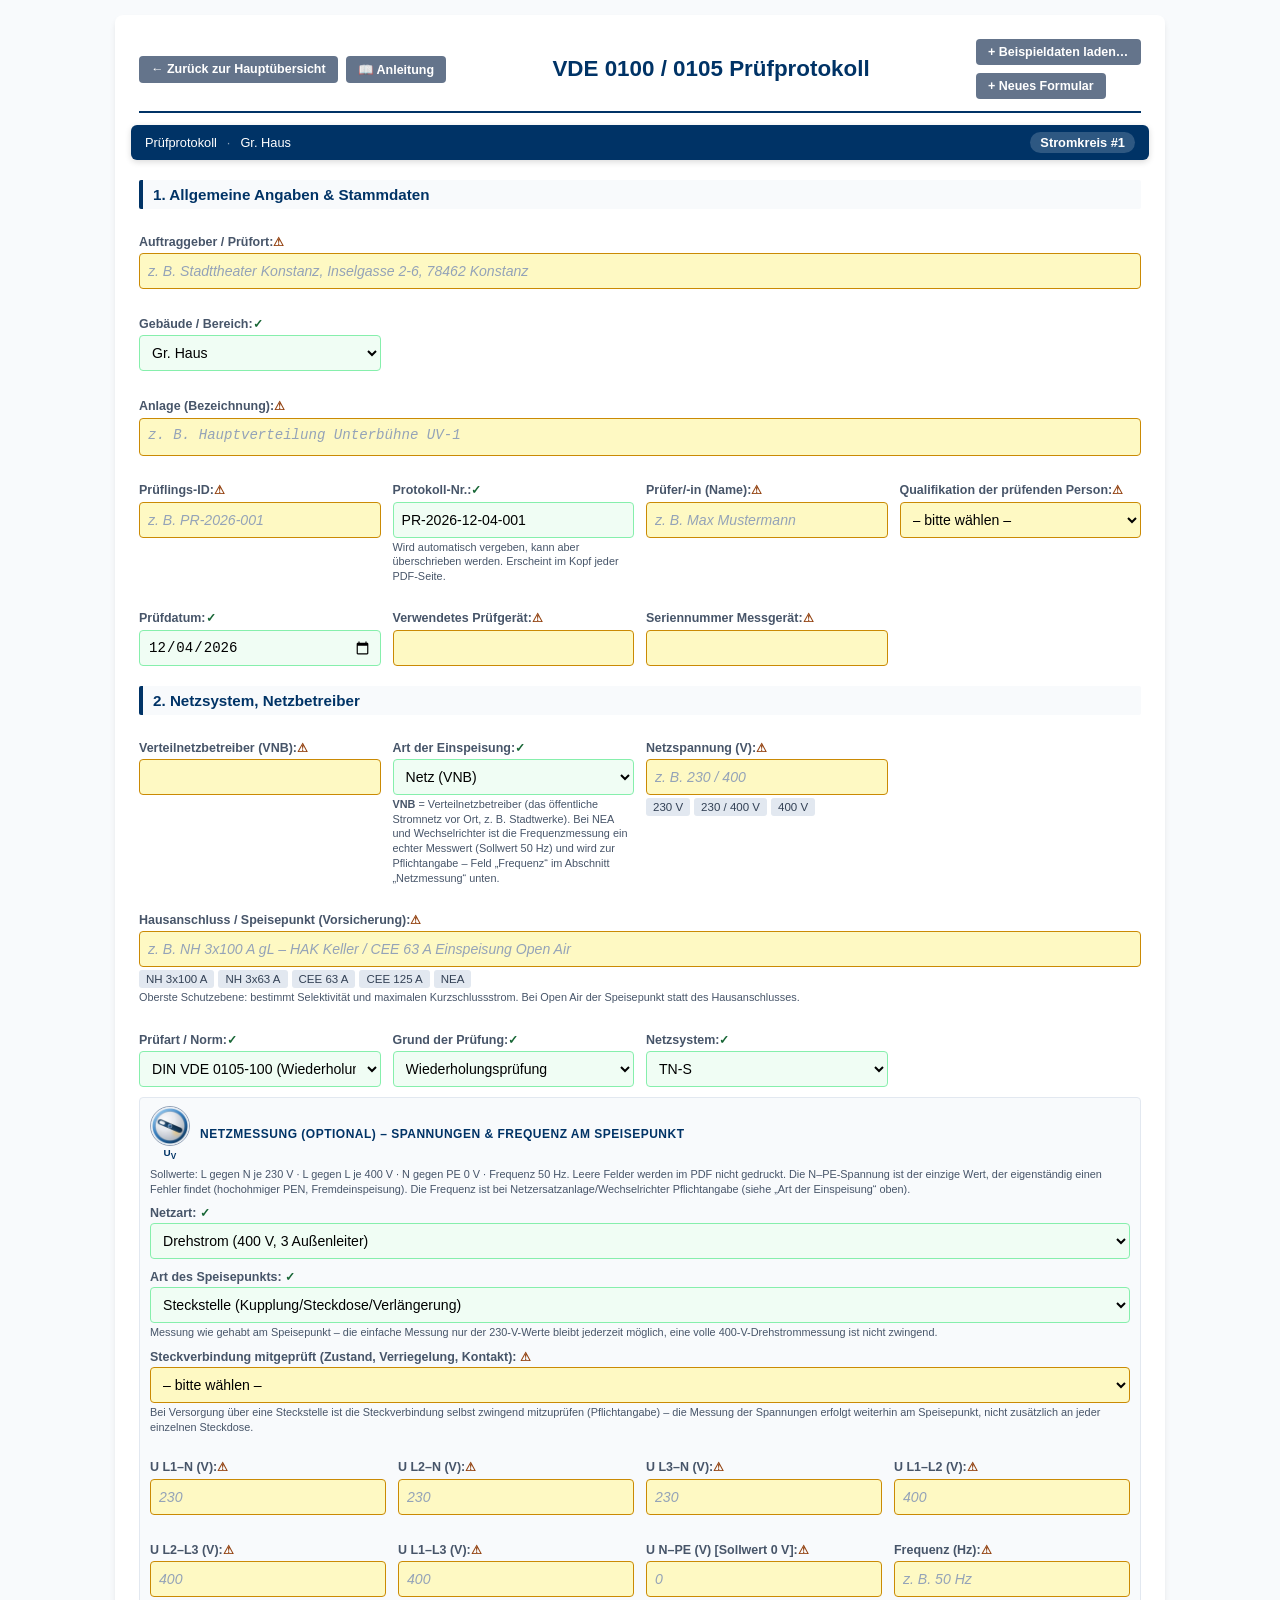
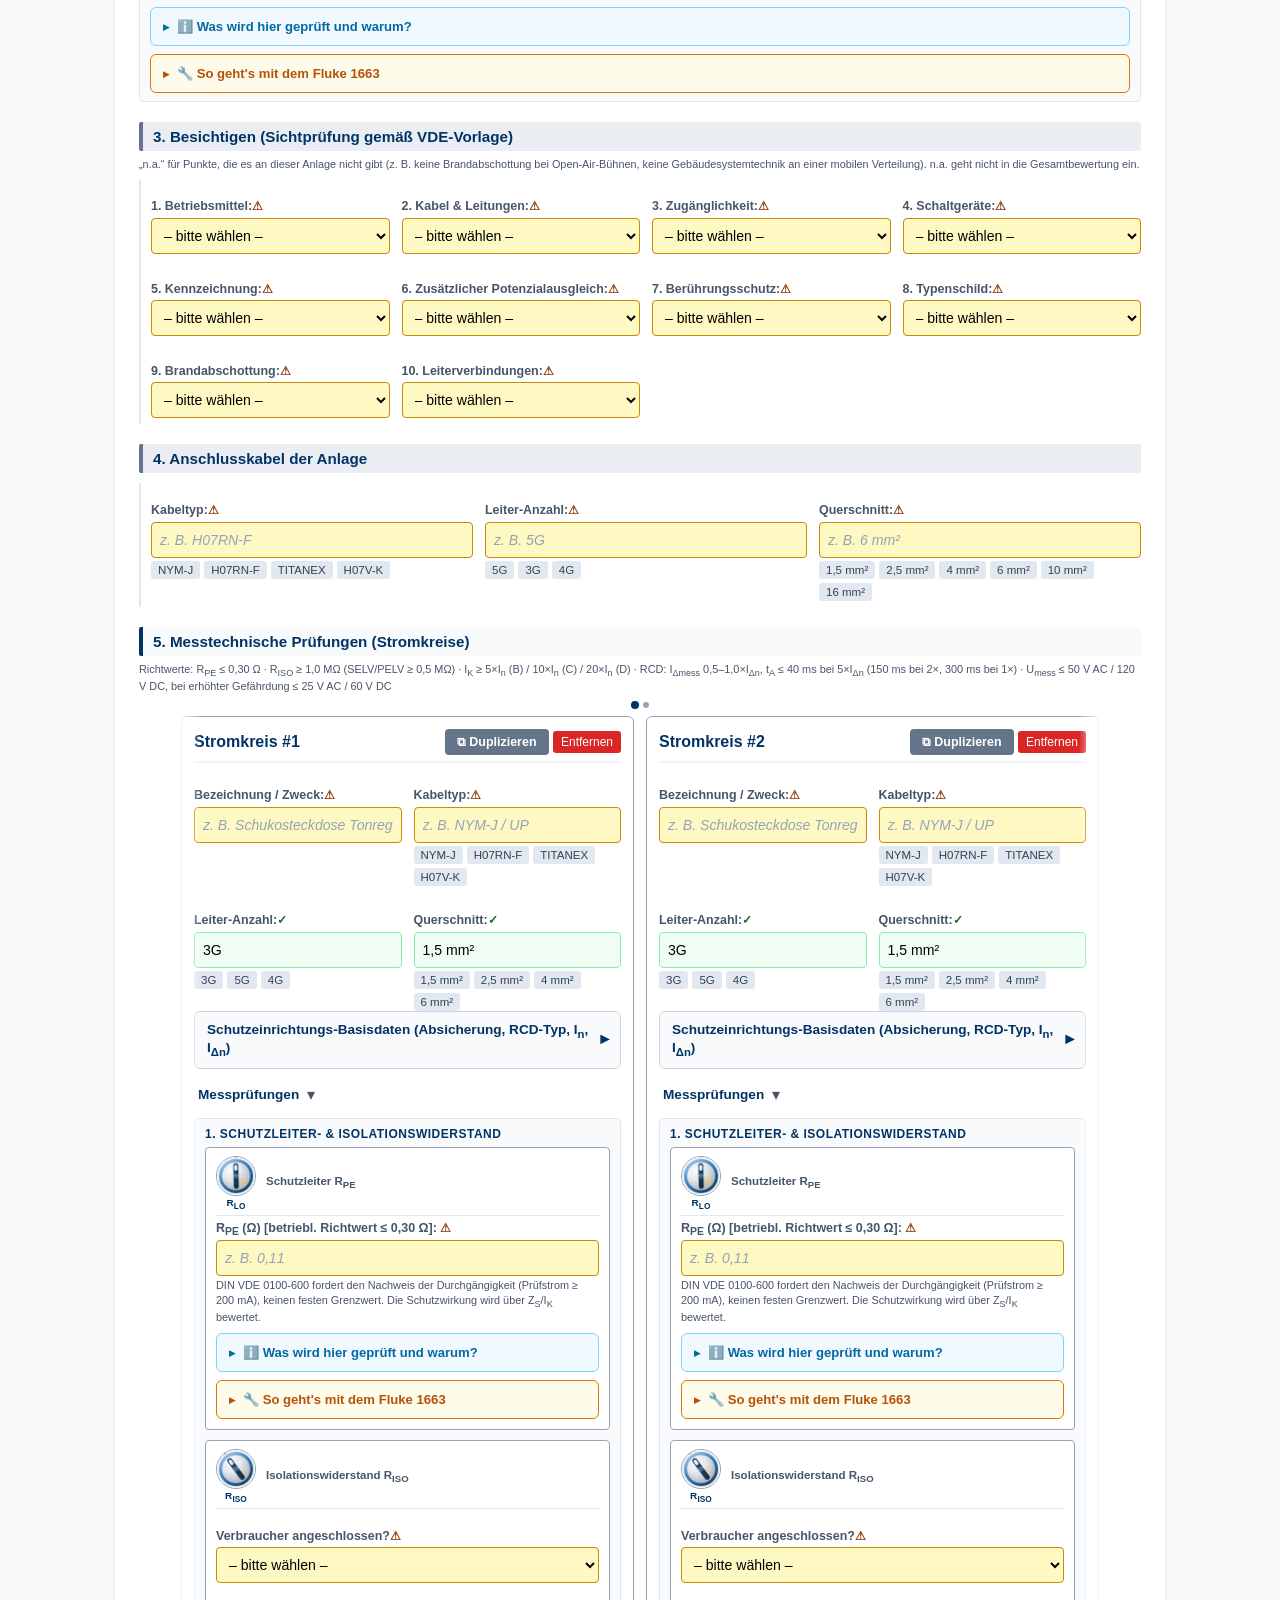
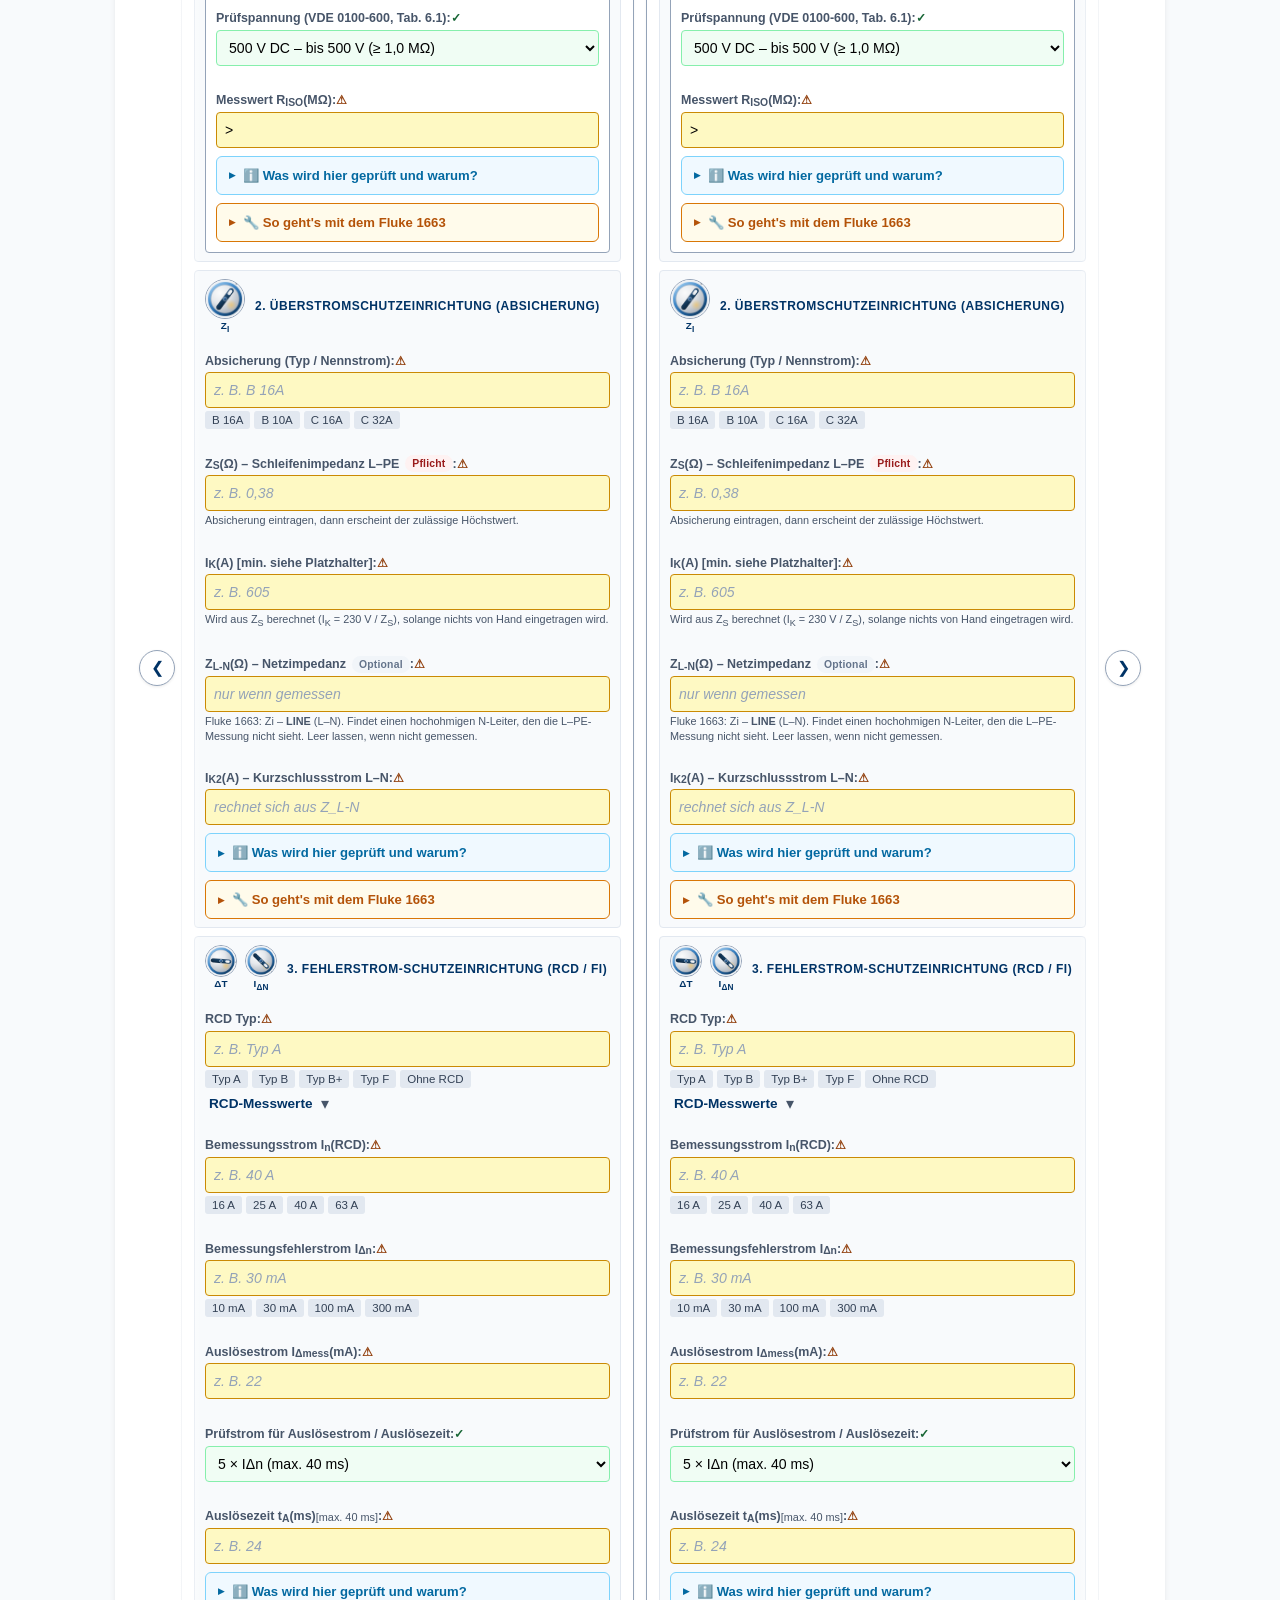
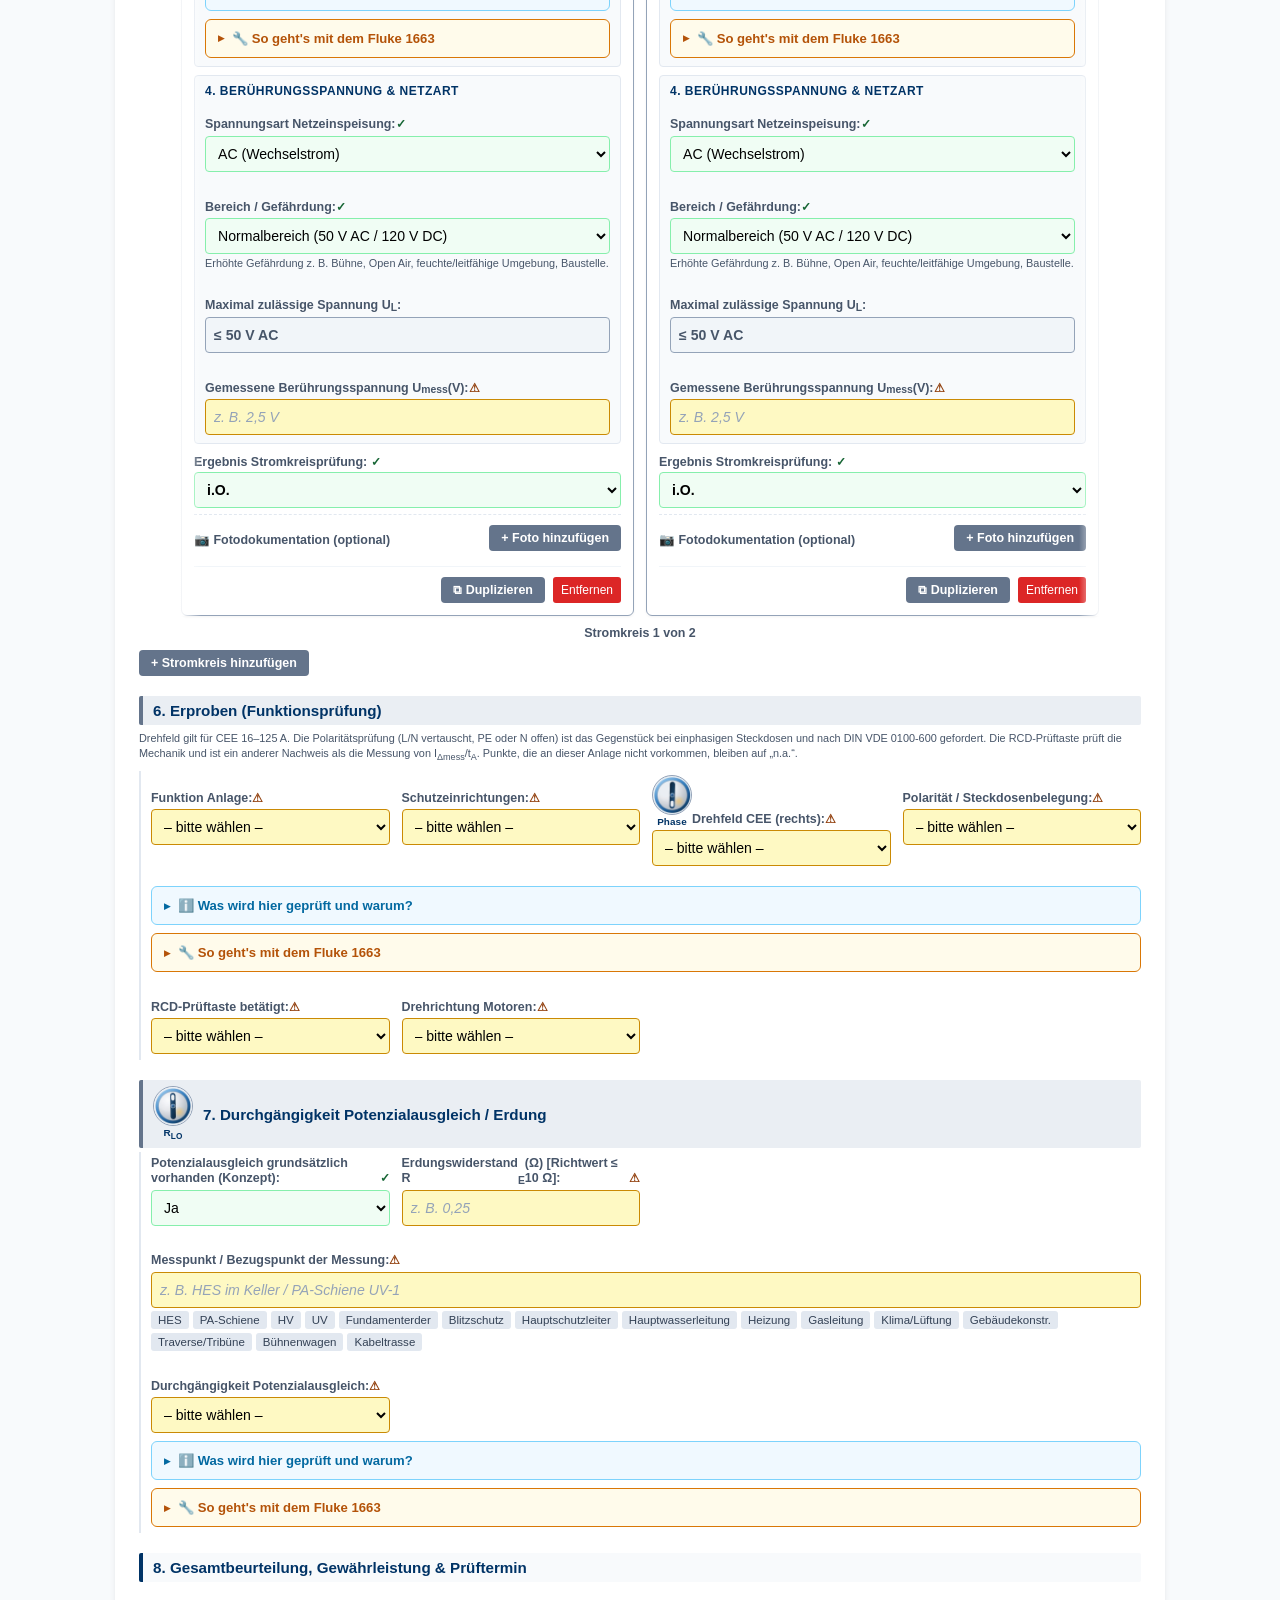
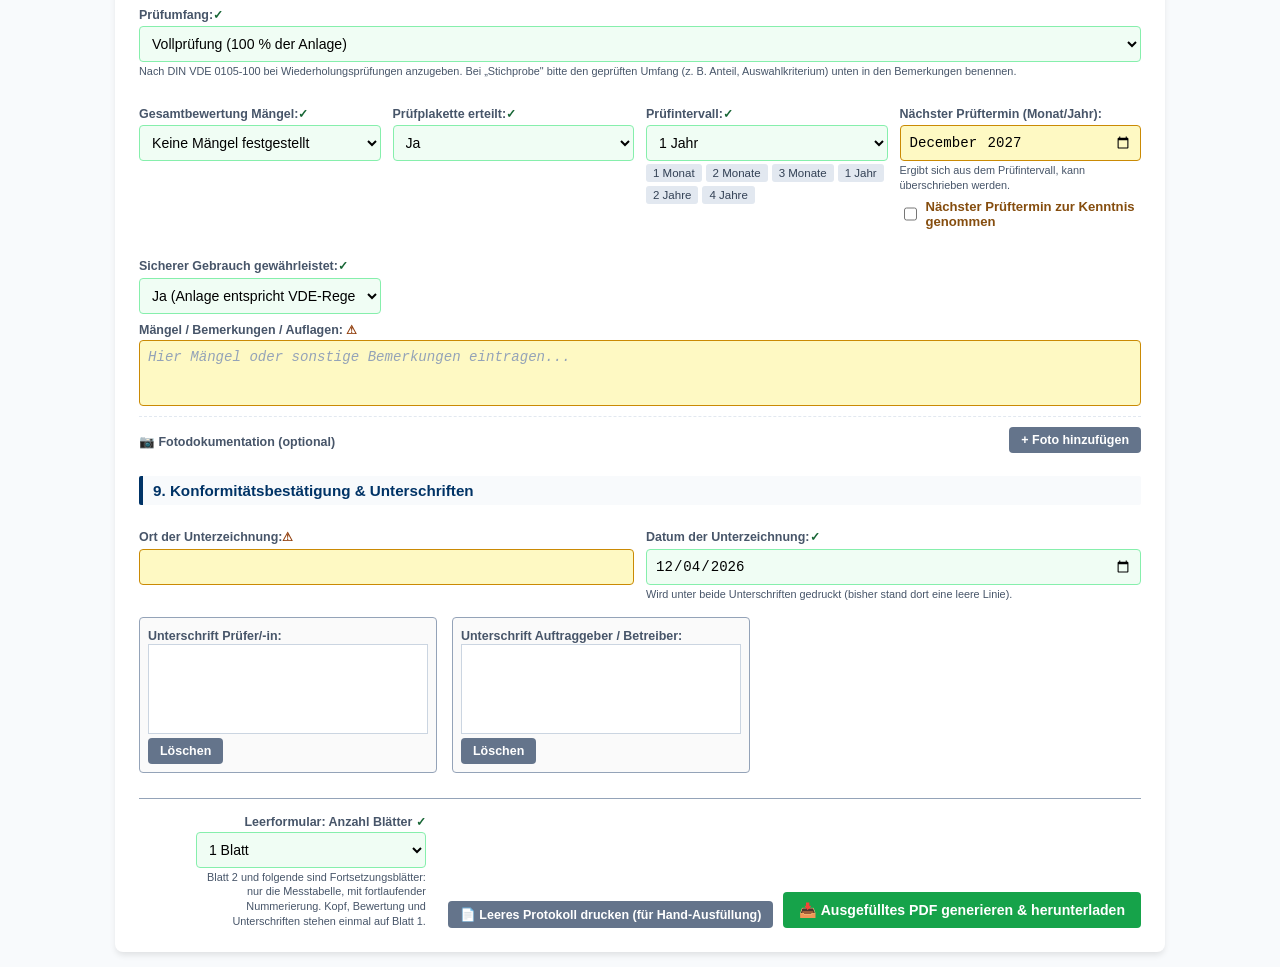
<file: vde0100.html>
<!DOCTYPE html>
<html lang="de">
<head>
  <meta charset="UTF-8">
  <meta name="viewport" content="width=device-width, initial-scale=1.0, viewport-fit=cover">
  <title>VDE 0100 / 0105 Prüfprotokoll Formular</title>
  <link rel="stylesheet" href="css/style.css">

  <!-- ===== PWA (Progressive Web App) ===== -->
  <meta name="description" content="Prüfprotokolle nach DIN VDE erstellen und als PDF ausgeben – offline nutzbar.">
  <meta name="theme-color" content="#003366">
  <link rel="manifest" href="manifest.json">
  <link rel="icon" type="image/png" sizes="32x32" href="icons/favicon-32.png">
  <link rel="apple-touch-icon" href="icons/apple-touch-icon.png">
  <!-- iOS-spezifisch -->
  <meta name="apple-mobile-web-app-capable" content="yes">
  <meta name="mobile-web-app-capable" content="yes">
  <meta name="apple-mobile-web-app-status-bar-style" content="black-translucent">
  <meta name="apple-mobile-web-app-title" content="VDE Protokoll">
  <meta name="format-detection" content="telephone=no">
  <script src="js/app-config.js"></script>
  <script src="js/pwa.js" defer></script>

  <script src="js/vendor/jspdf.umd.min.js"></script>
  <script src="js/vendor/jspdf.plugin.autotable.min.js"></script>
  <!-- Unicode-Schrift fuer die PDF-Ausgabe (Ω, Δ, ≤, ≥, ², ...).
       MUSS nach jspdf.umd.min.js stehen - sie haengt sich in dessen Font-Ereignis ein. -->
  <script src="js/vendor/liberation-sans-font.js"></script>
  <script src="js/vendor/signature_pad.umd.min.js"></script>
  <script src="js/storage.js"></script>
  <script src="js/entwuerfe.js"></script>
  <script src="js/statusleiste.js"></script>
  <script src="js/pflichtfelder.js"></script>
  <script src="js/archiv.js"></script>
  <script src="js/fotos.js"></script>
  <script src="js/pdf-utils.js"></script>
  <script src="js/pdf-layout.js"></script>
  <script src="js/infokarten.js"></script>
  <script src="js/karussell.js"></script>
  <script src="js/pruefschritte.js"></script>
  <script src="js/pdf-generator.js"></script>

  <style>
    /* Spezifische Ergänzungen für mitwachsende Felder */
    .grid-full {
      grid-column: 1 / -1;
    }
    textarea.auto-grow {
      resize: none;
      overflow: hidden;
      min-height: 38px;
    }
  </style>
</head>
<body>

<div class="app-container">
  <div class="header-bar">
    <div style="display:flex; gap:8px; flex-wrap:wrap;">
      <a href="index.html" class="btn btn-secondary" style="text-decoration:none;">← Zurück zur Hauptübersicht</a>
      <a href="anleitung.html" class="btn btn-secondary" style="text-decoration:none;">📖 Anleitung</a>
    </div>
    <h1>VDE 0100 / 0105 Prüfprotokoll</h1>
    <!-- [7.3.0, Nutzerwunsch #8] Ohne display:flex + gap standen die beiden
         Elemente (Select + Button) ohne jeden Zwischenraum uebereinander,
         sobald sie umbrechen (schmaler Bildschirm) - jetzt wie die Buttons
         oben (Zeile 57) explizit mit Abstand angeordnet. -->
    <div style="display:flex; flex-direction:column; gap:8px; align-items:flex-start;">
      <!-- [Prüfschritt-Bibliothek] Baustein zentral in js/pruefschritte.js
           (PRUEFSCHRITTE.beispieldaten_auswahl) - reine Entwickler-/Demo-
           Hilfe, keine echte Prüfdateneingabe (siehe Kommentar dort). -->
      <div data-pruefschritt="beispieldaten_auswahl" data-ctx='{"optionen":[{"label":"Ohne Mängel","fn":"fillExampleDataOhneMaengel"},{"label":"Mit Mängeln","fn":"fillExampleDataMitMaengeln"},{"label":"1 Stromkreis defekt","fn":"fillExampleData1StromkreisDefekt"}]}'></div>
      <button type="button" class="btn btn-secondary" onclick="neuesProtokoll()">+ Neues Formular</button>
    </div>
  </div>

  <form id="vdeForm">
    <!-- 1. STAMMDATEN -->
    <h2 class="kat-stamm" id="abschnitt-stammdaten-1">1. Allgemeine Angaben & Stammdaten</h2>
    <div id="pruefdatum_infokarte_platzhalter"></div>
    <div class="grid">
      <!-- AUFTRAGGEBER LESBAR IN VOLLBREITE -->
      <div class="form-group grid-full">
        <label for="auftraggeber">Auftraggeber / Prüfort:</label>
        <input type="text" id="auftraggeber" placeholder="z. B. Stadttheater Konstanz, Inselgasse 2-6, 78462 Konstanz">
      </div>

      <!-- [Nutzerwunsch] "Verwalten"-Button entfernt: Gebäude/Bereiche werden
           jetzt zentral auf der Hauptseite (index.html, Stammdaten) verwaltet.
           Das Dropdown selbst bleibt bestehen (inkl. eigener, dort verwalteter
           Einträge über gebaeudeOptionenAktualisieren()), nur der Zugang zum
           Verwalten-Dialog ist hier entfallen.
           [Prüfschritt-Bibliothek] Baustein zentral in js/pruefschritte.js
           (PRUEFSCHRITTE.gebaeude_bereich) - siehe docs/ERWEITERN.md. -->
      <div data-pruefschritt="gebaeude_bereich" data-ctx='{"mitVerwalten":false}'></div>

      <!-- [Prüfschritt-Bibliothek] Baustein zentral in js/pruefschritte.js
           (PRUEFSCHRITTE.stammdaten_kopf). "Prüflings-ID" (pruefungsnummer)
           bleibt NUR in vde0100.html bestehen und ist bewusst NICHT Teil des
           Bausteins (siehe Kommentar dort) - sie steht zwischen der Anlage-
           Bezeichnung und dem Rest des Bausteins, deshalb hier ZWEI Aufrufe
           (ctx.nurAnlageBez / ctx.ohneAnlageBez) mit dem Feld dazwischen. -->
      <div data-pruefschritt="stammdaten_kopf" data-ctx='{"nurAnlageBez":true,"anlageBezPlatzhalter":"z. B. Hauptverteilung Unterbühne UV-1"}'></div>
      <div class="form-group"><label for="pruefungsnummer">Prüflings-ID:</label><input type="text" id="pruefungsnummer" placeholder="z. B. PR-2026-001"></div>
      <div data-pruefschritt="stammdaten_kopf" data-ctx='{"ohneAnlageBez":true,"protokollnummerPlatzhalter":"z. B. PR-2026-08-11-001","datumOnChange":"updateNaechsterTerminVde0100","mitMessgeraetSeriennummer":false}'></div>
      <!-- [Nutzerwunsch] "Verwendetes Prüfgerät" + Seriennummer hierher aus
           Abschnitt 2 "Netzsystem, Netzbetreiber" verschoben - die Felder
           gehoeren zu den allgemeinen Pruef-Stammdaten, nicht zum Netzsystem
           des Netzbetreibers. Feld-IDs unveraendert (messgeraet/seriennummer),
           dadurch bleiben Autosave/PDF-Erzeugung/applyMasterDataToForm() ohne
           Anpassung funktionsfaehig. -->
      <div class="form-group"><label for="messgeraet">Verwendetes Prüfgerät:</label><input type="text" id="messgeraet"></div>
      <div class="form-group"><label for="seriennummer">Seriennummer Messgerät:</label><input type="text" id="seriennummer"></div>
    </div>

    <!-- 2. NETZSYSTEM, NETZBETREIBER & PRÜFGERÄTE -->
    <!-- [Nutzerwunsch, 9.7.0] Feld-Reihenfolge hier angeglichen an die
         vorgegebene Prüfablauf-Liste: VNB -> Art der Einspeisung ->
         Netzspannung -> Hausanschluss/Speisepunkt -> Prüfart/Norm -> Grund
         der Prüfung. "Hausanschluss/Speisepunkt" stand bisher am Ende von
         Abschnitt 1 (Stammdaten) und wandert hierher, direkt hinter die
         Netzspannungs-Schnellwahl. "Netzsystem" (TN-S/TN-C-S/TT) steht in der
         Liste nicht, bleibt aber als notwendiges technisches Feld bestehen -
         ans Ende von Abschnitt 2 gesetzt, um die explizit gewünschte
         Reihenfolge der übrigen Felder nicht zu stören. -->
    <h2 class="kat-stamm" id="abschnitt-stammdaten-2">2. Netzsystem, Netzbetreiber</h2>
    <div class="grid">
      <div data-pruefschritt="netzbetreiber_kontakt"></div>
      <div data-pruefschritt="einspeisung_auswahl" data-ctx='{"hinweistext":"<strong>VNB</strong> = Verteilnetzbetreiber (das öffentliche Stromnetz vor Ort, z. B. Stadtwerke). Bei NEA und Wechselrichter ist die Frequenzmessung ein echter Messwert (Sollwert 50 Hz) und wird zur Pflichtangabe – Feld „Frequenz“ im Abschnitt „Netzmessung“ unten."}'></div>
      <div data-pruefschritt="netzspannung_schnellwahl"></div>
      <div data-pruefschritt="hausanschluss_schnellwahl"></div>
      <div data-pruefschritt="pruefnorm_dropdown"></div>
      <div data-pruefschritt="pruefgrund_dropdown" data-ctx='{"optionen":["Neuanlage","Änderung","Erweiterung","Instandsetzung"]}'></div>
      <div data-pruefschritt="netzsystem_dropdown"></div>
    </div>

    <!-- NETZMESSUNG (optional, außer Frequenz bei Ersatzstromversorgung) -->
    <details class="sub-section" id="netzmessung_block" style="margin-top:10px;" open>
      <summary class="sub-title mess-karte-titel" style="cursor:pointer;"><span id="netzmessung_icon"></span>Netzmessung (optional) – Spannungen &amp; Frequenz am Speisepunkt</summary>
      <p class="limit-hint" style="margin:6px 0 8px;">
        Sollwerte: L gegen N je 230 V · L gegen L je 400 V · N gegen PE 0 V · Frequenz 50 Hz.
        Leere Felder werden im PDF nicht gedruckt. Die N&ndash;PE-Spannung ist der einzige Wert,
        der eigenständig einen Fehler findet (hochohmiger PEN, Fremdeinspeisung). Die Frequenz ist
        bei Netzersatzanlage/Wechselrichter Pflichtangabe (siehe „Art der Einspeisung“ oben).
      </p>
      <!-- [Prüfschritt-Bibliothek] Bausteine zentral in js/pruefschritte.js
           (PRUEFSCHRITTE.netzart_auswahl/speisepunkt_art_auswahl/
           steckverbindung_auswahl). Ids/onchange-Handler unverändert
           (netzmessung_netzart/netzmessung_speisepunkt_art/
           netzmessung_steckverbindung), nur das HTML-Skelett kommt jetzt
           zentral - siehe anschlusspruefung.html für die zweite, dort
           abweichende Instanz (netzart/speisepunkt_art/steckverbindung). -->
      <div data-pruefschritt="netzart_auswahl" data-ctx='{"id":"netzmessung_netzart","onChange":"updateNetzmessungNetzart","mitMarginBottom":true}'></div>
      <div data-pruefschritt="speisepunkt_art_auswahl" data-ctx='{"id":"netzmessung_speisepunkt_art","onChange":"updateNetzmessungArt","hintId":"netzmessung_art_hint","mitMarginBottom":true}'></div>
      <div class="form-group" id="netzmessung_steckstelle_gruppe" style="display:none; margin-bottom:10px;">
        <div data-pruefschritt="steckverbindung_auswahl" data-ctx='{"id":"netzmessung_steckverbindung"}'></div>
      </div>
      <div class="grid">
        <div data-pruefschritt="netzmessung_spannungsgrid" data-ctx='{"mitGruppenId":true,"onInputFn":"validateNetzspannungsfeld","l1nLabelSpanId":"netzmessung_l1n_label"}'></div>
        <div class="form-group"><label for="u_npe">U N&ndash;PE (V) [Sollwert 0 V]:</label><input type="text" inputmode="decimal" pattern="[0-9]*" id="u_npe" placeholder="0" oninput="validateNetzmessung()"></div>
        <div class="form-group"><label for="netzfrequenz">Frequenz (Hz):</label><input type="text" inputmode="decimal" id="netzfrequenz" placeholder="z. B. 50 Hz"><div class="limit-hint" id="freq_hint"></div></div>
      </div>
    </details>

    <!-- 3. BESICHTIGEN -->
    <h2 class="kat-sicht" id="abschnitt-sicht-1">3. Besichtigen (Sichtprüfung gemäß VDE-Vorlage)</h2>
    <p class="limit-hint" style="margin:-4px 0 8px;">
      „n.a.“ für Punkte, die es an dieser Anlage nicht gibt (z. B. keine Brandabschottung bei Open-Air-Bühnen,
      keine Gebäudesystemtechnik an einer mobilen Verteilung). n.a. geht nicht in die Gesamtbewertung ein.
    </p>
    <div class="grid kat-block kat-sicht">
      <div data-pruefschritt="sicht_erp_item" data-ctx='{"id":"sicht_betriebsmittel","label":"Betriebsmittel","nummer":1,"klasse":"sicht-item"}'></div>
      <div data-pruefschritt="sicht_erp_item" data-ctx='{"id":"sicht_kabel","label":"Kabel &amp; Leitungen","nummer":2,"klasse":"sicht-item"}'></div>
      <div data-pruefschritt="sicht_erp_item" data-ctx='{"id":"sicht_zugang","label":"Zugänglichkeit","nummer":3,"klasse":"sicht-item"}'></div>
      <div data-pruefschritt="sicht_erp_item" data-ctx='{"id":"sicht_schaltgeraete","label":"Schaltgeräte","nummer":4,"klasse":"sicht-item"}'></div>
      <div data-pruefschritt="sicht_erp_item" data-ctx='{"id":"sicht_kennzeichnung","label":"Kennzeichnung","nummer":5,"klasse":"sicht-item"}'></div>
      <div data-pruefschritt="sicht_erp_item" data-ctx='{"id":"sicht_pa","label":"Zusätzlicher Potenzialausgleich","nummer":6,"klasse":"sicht-item"}'></div>
      <div data-pruefschritt="sicht_erp_item" data-ctx='{"id":"sicht_basisschutz","label":"Berührungsschutz","nummer":7,"klasse":"sicht-item"}'></div>
      <div data-pruefschritt="sicht_erp_item" data-ctx='{"id":"sicht_typenschild","label":"Typenschild","nummer":8,"klasse":"sicht-item"}'></div>
      <div data-pruefschritt="sicht_erp_item" data-ctx='{"id":"sicht_brandschott","label":"Brandabschottung","nummer":9,"klasse":"sicht-item"}'></div>
      <div data-pruefschritt="sicht_erp_item" data-ctx='{"id":"sicht_leiterverb","label":"Leiterverbindungen","nummer":10,"klasse":"sicht-item"}'></div>
    </div>

    <!-- 4. ANSCHLUSSKABEL DER ANLAGE -->
    <h2 class="kat-sicht" id="abschnitt-anschlusskabel">4. Anschlusskabel der Anlage</h2>
    <div class="kat-block kat-sicht">
      <div data-pruefschritt="anschlusskabel_anlage"></div>
    </div>

    <!-- 5. MESSWERTE PRO STROMKREIS -->
    <h2 class="kat-messen" id="abschnitt-messen">5. Messtechnische Prüfungen (Stromkreise)</h2>
    <p class="limit-hint" style="margin:-4px 0 8px;">
      Richtwerte: R<sub>PE</sub> &le; 0,30 &Omega; · R<sub>ISO</sub> &ge; 1,0 M&Omega; (SELV/PELV &ge; 0,5 M&Omega;) ·
      I<sub>K</sub> &ge; 5&times;I<sub>n</sub> (B) / 10&times;I<sub>n</sub> (C) / 20&times;I<sub>n</sub> (D) · RCD: I<sub>&Delta;mess</sub> 0,5–1,0&times;I<sub>&Delta;n</sub>,
      t<sub>A</sub> &le; 40 ms bei 5&times;I<sub>&Delta;n</sub> (150 ms bei 2&times;, 300 ms bei 1&times;) ·
      U<sub>mess</sub> &le; 50 V AC / 120 V DC, bei erh&ouml;hter Gef&auml;hrdung &le; 25 V AC / 60 V DC
    </p>
    <!-- Horizontales Karussell (6.2.0, Feature D): ein Stromkreis pro
         "Seite", per Wisch-/Scrollgeste (scroll-snap, nativ auf Touch)
         sowie Pfeil-Buttons fuer Maus/Tastatur durchblaetterbar. Die
         Karten selbst (.circuit-card) werden unveraendert wie bisher per
         addCircuitCard()/removeCard() in #circuitsContainer verwaltet -
         nur Darstellung/Navigation aendert sich, siehe js/karussell.js. -->
    <!-- [7.2.0, Punkt 23] Punkte-Leiste oberhalb + Rand-Farbverlaeufe am
         Karussell-Track machen den "Karussell-Charakter" (mehrere Karten,
         nur eine sichtbar, seitlich geht es weiter) auf den ersten Blick
         erkennbar, statt dass eine einzelne Karte wie ein normales
         Formularfeld aussieht. Wird von js/karussell.js befuellt/aktualisiert. -->
    <div class="karussell-punkte" id="circuitsContainer_punkte" aria-hidden="true"></div>
    <div class="karussell" id="circuitsKarussell">
      <button type="button" class="karussell-pfeil karussell-pfeil-links" onclick="karussellSchritt('circuitsContainer', -1)" aria-label="Vorheriger Stromkreis">&#10094;</button>
      <div class="karussell-track-wrapper">
        <div id="circuitsContainer" class="karussell-track"></div>
      </div>
      <button type="button" class="karussell-pfeil karussell-pfeil-rechts" onclick="karussellSchritt('circuitsContainer', 1)" aria-label="Nächster Stromkreis">&#10095;</button>
    </div>
    <div class="karussell-indikator" id="circuitsContainer_indikator" aria-live="polite"></div>
    <button type="button" class="btn btn-secondary" onclick="addCircuitCard()">+ Stromkreis hinzufügen</button>

    <!-- 6. ERPROBEN -->
    <h2 class="kat-sicht" id="abschnitt-sicht-2">6. Erproben (Funktionsprüfung)</h2>
    <p class="limit-hint" style="margin:-4px 0 8px;">
      Drehfeld gilt für CEE 16&ndash;125 A. Die Polaritätsprüfung (L/N vertauscht, PE oder N offen) ist das
      Gegenstück bei einphasigen Steckdosen und nach DIN VDE 0100-600 gefordert. Die RCD-Prüftaste prüft die
      Mechanik und ist ein anderer Nachweis als die Messung von I<sub>&Delta;mess</sub>/t<sub>A</sub>.
      Punkte, die an dieser Anlage nicht vorkommen, bleiben auf „n.a.“.
    </p>
    <div class="grid kat-block kat-sicht">
      <div data-pruefschritt="sicht_erp_item" data-ctx='{"id":"erp_anlage","label":"Funktion Anlage","klasse":"erp-item"}'></div>
      <div data-pruefschritt="sicht_erp_item" data-ctx='{"id":"erp_schutz","label":"Schutzeinrichtungen","klasse":"erp-item"}'></div>
      <div data-pruefschritt="sicht_erp_item" data-ctx='{"id":"erp_drehfeld","label":"Drehfeld CEE (rechts)","klasse":"erp-item","iconId":"drehfeld_icon"}'></div>
      <div data-pruefschritt="sicht_erp_item" data-ctx='{"id":"erp_polaritaet","label":"Polarität / Steckdosenbelegung","klasse":"erp-item"}'></div>
      <div class="form-group" id="drehfeld_infokarten" style="grid-column: 1 / -1;"></div>
      <div data-pruefschritt="sicht_erp_item" data-ctx='{"id":"erp_prueftaste","label":"RCD-Prüftaste betätigt","klasse":"erp-item"}'></div>
      <div data-pruefschritt="sicht_erp_item" data-ctx='{"id":"erp_motoren","label":"Drehrichtung Motoren","klasse":"erp-item"}'></div>
    </div>

    <!-- 7. ERDUNG & POTENZIALAUSGLEICH -->
    <h2 class="kat-erdung mess-karte-titel" id="abschnitt-erdung"><span id="erdung_icon"></span>7. Durchgängigkeit Potenzialausgleich / Erdung</h2>
    <div class="kat-block kat-erdung">
    <div class="grid" style="margin-bottom: 8px;">
      <!-- [9.4.0, Gap-Analyse Masterliste] "Potenzialausgleich grundsätzlich
           vorhanden (Konzept)" fehlte in vde0100.html komplett - existierte
           bisher nur am Übergabepunkt (anschlusspruefung.html, #pa_angeschlossen).
           1:1 übernommen. [9.5.0, Welle 3] Feldgruppe (Konzept, Erdungswiderstand,
           Messpunkt+Schnellwahl, Durchgängigkeit) zentral in js/pruefschritte.js
           (PRUEFSCHRITTE.potenzialausgleich_messfelder) - Default-ctx entspricht
           1:1 dem hier bisher hartcodierten HTML. -->
      <div data-pruefschritt="potenzialausgleich_messfelder"></div>
    </div>
    </div>

    <!-- 8. BEWERTUNG -->
    <h2 class="kat-ergebnis" id="abschnitt-ergebnis-1">8. Gesamtbeurteilung, Gewährleistung & Prüftermin</h2>
    <div class="grid">
      <div data-pruefschritt="pruefumfang_auswahl" data-ctx='{"optionen":["Vollprüfung (100 % der Anlage)","Stichprobe – siehe Bemerkung für Umfang"]}'></div>
      <div data-pruefschritt="res_maengel_dropdown"></div>
      <div data-pruefschritt="res_plakette_dropdown"></div>
      <!-- [8.0.0] Prüffristen-Schnellauswahl, einheitlich mit
           anschlusspruefung.html/geraetepruefung.html (1/2/3 Monate,
           1/2/4 Jahre). [Prüfschritt-Bibliothek] Baustein zentral in
           js/pruefschritte.js (PRUEFSCHRITTE.pruefintervall_schnellwahl). -->
      <div data-pruefschritt="pruefintervall_schnellwahl" data-ctx='{"onChange":"updateNaechsterTerminVde0100"}'></div>
      <div data-pruefschritt="res_termin_date_feld"></div>
      <div data-pruefschritt="res_gewaehrleistung_dropdown" data-ctx='{"jaLabel":"Ja (Anlage entspricht VDE-Regeln)"}'></div>
    </div>

    <div data-pruefschritt="res_bemerkungen_feld"></div>

    <!-- 9. UNTERSCHRIFTEN -->
    <h2 class="kat-ergebnis">9. Konformitätsbestätigung & Unterschriften</h2>
    <div class="grid" style="margin-bottom:8px;">
      <div data-pruefschritt="unterschrift_ort_datum" data-ctx='{"hinweistext":"Wird unter beide Unterschriften gedruckt (bisher stand dort eine leere Linie)."}'></div>
    </div>

    <div data-pruefschritt="unterschriften_block"></div>

    <div class="actions" style="flex-wrap:wrap; align-items:flex-end;">
      <div data-pruefschritt="leer_blaetter_auswahl"></div>
      <button type="button" class="btn btn-secondary" onclick="generatePDF(true)">📄 Leeres Protokoll drucken (für Hand-Ausfüllung)</button>
      <button type="button" class="btn btn-success" onclick="generatePDF(false)">📥 Ausgefülltes PDF generieren & herunterladen</button>
    </div>
  </form>
</div>

<script>
  let padPruefer, padKunde;

  // [Prüfschritt-Bibliothek] Muss VOR allen anderen Initialisierungen laufen,
  // da diese per getElementById auf Felder zugreifen, die erst hierdurch
  // entstehen (z. B. gebaeude_select, netzspannung, pruefintervall).
  renderPruefschritte();

  // Datum immer aus der LOKALEN Zeit (heuteIso in pdf-utils.js). valueAsDate
  // rechnet in UTC und hat einer Prüfung um 00:30 Uhr das Datum des Vortags
  // gegeben - im Theater der Normalfall, nicht der Sonderfall.
  datumsfeldAufHeute('datum');
  datumsfeldAufHeute('unterschrift_datum');

  // NÄCHSTER PRÜFTERMIN STANDARDMÄSSIG 1 JAHR IN DIE ZUKUNFT
  document.getElementById('res_termin_date').value = monatIsoInJahren(1);

  applyMasterDataToForm();
  initProtokollNummer('PR');
  updateEinspeisung();
  updateNetzmessungArt();
  updateNetzmessungNetzart();

  addCircuitCard();
  addCircuitCard();

  // [7.1.0] Foto-Anlage auch am zentralen Feld "Mängel / Bemerkungen /
  // Auflagen" (bisher nur je Stromkreis-Karte möglich, siehe G17/fotos.js).
  // Fester, von der Karten-Nummerierung unabhängiger Schlüssel ("bemerkungen"
  // statt "stromkreis"), damit ein Duplizieren/Löschen von Stromkreisen diese
  // Fotos nicht versehentlich mit aufraeumt.
  if (typeof fotosLeisteHtml === 'function') {
    const bemerkungenFotoKey = fotoKartenKey('PR', AKTUELLER_ENTWURF_ID, 'bemerkungen', 1);
    document.getElementById('bemerkungen_fotos_platzhalter').innerHTML = fotosLeisteHtml(bemerkungenFotoKey);
    fotosLeisteAktualisieren(bemerkungenFotoKey);
  }

  // AUTOSAVE WIEDERHERSTELLEN, FALLS VORHANDEN (verhindert Datenverlust bei versehentlichem Reload)
  restoreProtocolState(loadAutosave());
  // [7.2.0] Pruefdatum-Infokarte (js/infokarten.js) nach dem Wiederherstellen
  // synchronisieren - #res_termin_date wurde dabei per .value= gesetzt, ohne
  // ein 'input'/'change'-Ereignis auszuloesen.
  if (typeof pruefdatumAnzeigeAktualisieren === 'function') pruefdatumAnzeigeAktualisieren();

  // STATUS-KOPFLEISTE: zeigt jederzeit Anlage, aktuellen Abschnitt (vor/in/
  // nach den Stromkreisen) und den gerade fokussierten Stromkreis (6.2.0,
  // Feature E - siehe js/statusleiste.js). Die Prüfprotokollnummer wurde
  // aus der Leiste entfernt, bleibt aber ein normales Formularfeld oben in
  // Abschnitt 1.
  initStatusleiste({
    typLabel: 'Prüfprotokoll',
    bezFeldIds: ['anlage_bez', 'gebaeude_custom'],
    kartenSelector: '.circuit-card',
    kartenLabelSelector: '.circuit-header span',
    kartenContainerSelector: '#circuitsContainer',
    abschnitte: [
      { selector: '#abschnitt-stammdaten-1', label: 'Stammdaten' },
      { selector: '#abschnitt-stammdaten-2', label: 'Stammdaten' },
      { selector: '#abschnitt-sicht-1', label: 'Sichtprüfung / Erproben' },
      { selector: '#abschnitt-anschlusskabel', label: 'Anschlusskabel' },
      { selector: '#abschnitt-sicht-2', label: 'Sichtprüfung / Erproben' },
      { selector: '#abschnitt-messen', label: 'Stromkreise' },
      { selector: '#abschnitt-erdung', label: 'Erdung / Potenzialausgleich' },
      { selector: '#abschnitt-ergebnis-1', label: 'Gesamtbewertung' },
      { selector: '#abschnitt-ergebnis-2', label: 'Gesamtbewertung' }
    ]
  });

  // PFLICHTFELD-KENNZEICHNUNG: dieselben Felder, die generatePDF() beim
  // Export als verpflichtend prüft (siehe erstesLeerePflichtfeld-Aufruf
  // in pdf-generator.js), sind hier schon beim Ausfüllen farbig markiert.
  // HINWEIS: .sicht-item/.erp-item/res_maengel/res_plakette/res_gewaehrleistung
  // sind <select>-Felder ohne leere erste Option (immer auf einen Wert wie
  // "i.O." vorbelegt) - technisch also nie "leer" und daher fuer eine
  // Pflichtfeld-Markierung ungeeignet (sie waeren immer gruen, auch wenn nie
  // bewusst gewaehlt). Markiert werden nur echte Frei-/Datumsfelder.
  initPflichtfelder({
    ids: ['datum', 'pruefer', 'anlage_bez'],
    bedingt: () => [
      ...(istErsatzstromversorgung() ? ['netzfrequenz'] : []),
      ...(istSpeisepunktSteckstelle() ? ['netzmessung_steckverbindung'] : [])
    ],
    // 4.7.1: nicht mehr nur die export-kritischen Felder, sondern das ganze
    // Formular gelb/gruen markieren - reine Fortschrittsanzeige, damit auf
    // einen Blick zu sehen ist, wo schon etwas eingetragen wurde und wo
    // nicht (deckt damit automatisch auch .c-zs und das Ergebnis-Auswahlfeld
    // je Stromkreis ab, ohne die beiden extra aufzaehlen zu muessen).
    alleFelder: true
  });

  // 8.0.0: eigene Gebäude/Bereich-Einträge (aus dem "Verwalten"-Dialog) beim
  // Laden ins Dropdown einfuegen - siehe gebaeudeOptionenAktualisieren() in
  // storage.js.
  gebaeudeOptionenAktualisieren('gebaeude_select');

  const pads = initSignaturePads();
  padPruefer = pads.pruefer;
  padKunde = pads.kunde;

  // Autosave entprellt (400 ms) - siehe autosaveAnhaengen() in pdf-utils.js.
  // Ohne Entprellung schrieb jeder einzelne Tastendruck das komplette Formular
  // in den localStorage; bei vielen Karten wurde die Eingabe dadurch zaeh.
  autosaveAnhaengen('vdeForm', autosaveProtocol);
</script>

</body>
</html>
</file>
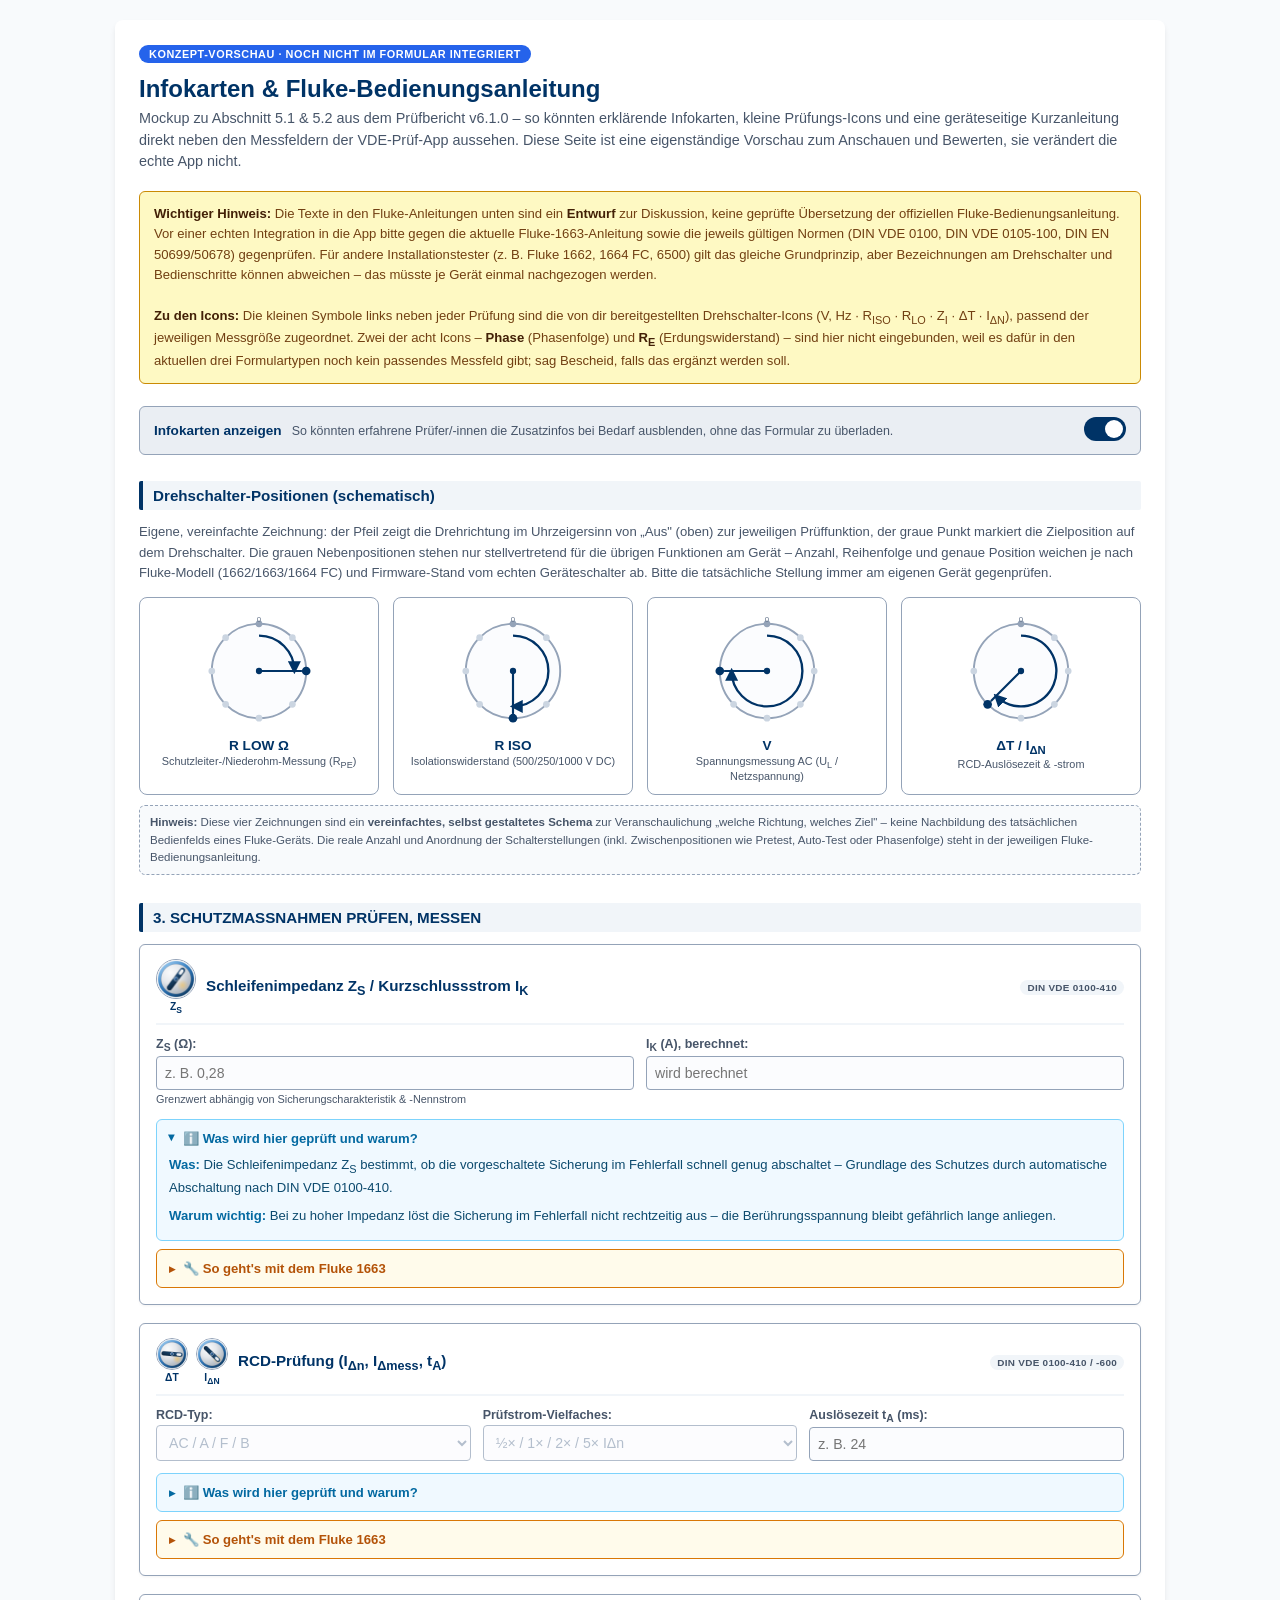
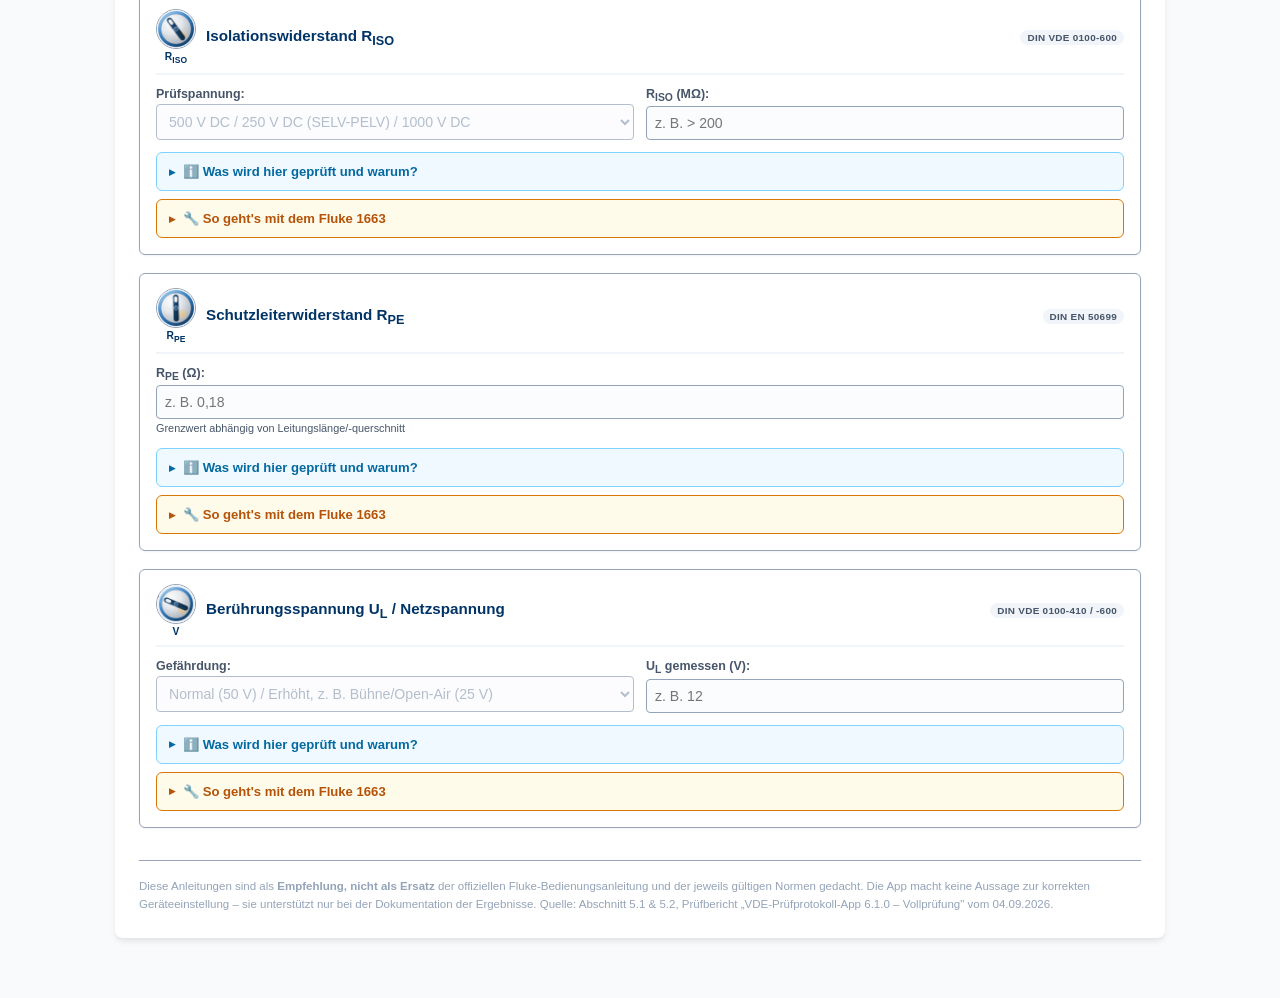
<file: Claude outputs/VDE-App-Vorschau-Infokarten-Fluke.html>
<!DOCTYPE html>
<html lang="de">
<head>
<meta charset="UTF-8">
<meta name="viewport" content="width=device-width, initial-scale=1.0">
<title>Vorschau: Infokarten &amp; Fluke-Anleitung – VDE-Prüf-App</title>
<style>
  :root {
    --primary: #003366;
    --secondary: #475569;
    --bg: #f8fafc;
    --card: #ffffff;
    --border: #94a3b8;
    --accent: #2563eb;
    --success: #16a34a;
    --danger-bg: #fef2f2;
    --danger-border: #ef4444;
    --danger-text: #991b1b;
    --fluke-accent: #b45309;
    --fluke-bg: #fffbeb;
    --fluke-border: #d97706;
    --info-accent: #0369a1;
    --info-bg: #f0f9ff;
    --info-border: #7dd3fc;
  }

  * { box-sizing: border-box; }

  body {
    font-family: -apple-system, BlinkMacSystemFont, "Segoe UI", Roboto, Arial, sans-serif;
    background-color: var(--bg);
    color: #0f172a;
    margin: 0;
    padding: 20px 16px 60px;
  }

  .app-container {
    max-width: 1050px;
    margin: 0 auto;
    background: var(--card);
    padding: 24px;
    border-radius: 8px;
    box-shadow: 0 4px 6px -1px rgba(0, 0, 0, 0.1);
  }

  /* ---------- Kopfbereich der Vorschau ---------- */
  .preview-badge {
    display: inline-block;
    background: var(--accent);
    color: #fff;
    font-size: 0.68rem;
    font-weight: bold;
    letter-spacing: 0.05em;
    text-transform: uppercase;
    padding: 3px 10px;
    border-radius: 12px;
    margin-bottom: 10px;
  }

  h1 { color: var(--primary); font-size: 1.5rem; margin: 0 0 4px; line-height: 1.3; }
  .subtitle { color: var(--secondary); font-size: 0.9rem; margin: 0 0 18px; line-height: 1.5; }

  .disclaimer {
    background: #fef9c3;
    border: 1px solid #ca8a04;
    border-radius: 6px;
    padding: 12px 14px;
    margin-bottom: 22px;
    font-size: 0.82rem;
    line-height: 1.55;
    color: #713f12;
  }
  .disclaimer strong { color: #422006; }

  .toggle-row {
    display: flex;
    align-items: center;
    gap: 10px;
    background: #eaeef3;
    border: 1px solid var(--border);
    border-radius: 6px;
    padding: 10px 14px;
    margin-bottom: 26px;
    font-size: 0.85rem;
    font-weight: 600;
    color: var(--primary);
  }
  .toggle-row .toggle-desc { font-weight: normal; color: var(--secondary); font-size: 0.78rem; flex: 1; min-width: 200px; }
  .switch { position: relative; display: inline-block; width: 42px; height: 24px; flex: none; }
  .switch input { opacity: 0; width: 0; height: 0; }
  .slider { position: absolute; cursor: pointer; inset: 0; background-color: #cbd5e1; transition: .2s; border-radius: 24px; }
  .slider:before { position: absolute; content: ""; height: 18px; width: 18px; left: 3px; bottom: 3px; background-color: white; transition: .2s; border-radius: 50%; }
  .switch input:checked + .slider { background-color: var(--primary); }
  .switch input:checked + .slider:before { transform: translateX(18px); }

  h2 {
    color: var(--primary); font-size: 0.95rem; margin-top: 28px; margin-bottom: 12px;
    background: #f1f5f9; padding: 6px 10px; border-left: 4px solid var(--primary); border-radius: 2px;
  }
  h2:first-of-type { margin-top: 0; }

  /* ---------- Nachgebaute Messgruppen-Karte (wie im echten Formular) ---------- */
  .mess-karte {
    background: #ffffff; border: 1px solid var(--border); border-radius: 6px;
    padding: 14px 16px 16px; margin-bottom: 18px; box-shadow: 0 1px 3px rgba(0,0,0,0.05);
  }
  .mess-karte-titel {
    font-weight: bold; color: var(--primary); font-size: 0.95rem;
    margin-bottom: 12px; padding-bottom: 8px; border-bottom: 2px solid #f1f5f9;
    display: flex; align-items: center; gap: 10px;
  }
  .mess-karte-titel .norm-tag {
    font-size: 0.62rem; font-weight: bold; letter-spacing: 0.03em;
    background: #f1f5f9; color: var(--secondary); padding: 2px 7px; border-radius: 10px;
    text-transform: none;
  }
  .mess-karte-titel .titel-text { flex: 1; }

  /* ---------- Prüfungs-Icons (vom Nutzer bereitgestellte Drehschalter-Icons) ---------- */
  .mess-icon {
    flex: none; width: 40px; height: 40px; border-radius: 50%;
    background: #eaeef3; border: 1px solid var(--border);
    display: flex; align-items: center; justify-content: center; color: var(--primary);
    overflow: hidden;
  }
  .mess-icon svg { width: 23px; height: 23px; display: block; }
  .mess-icon svg text { font-family: -apple-system, "Segoe UI", Arial, sans-serif; }
  .mess-icon img { width: 100%; height: 100%; object-fit: cover; display: block; }
  /* RCD-Karte: zwei Icons (Auslösezeit ΔT + Auslösestrom IΔN) nebeneinander */
  .mess-icon-dual {
    flex: none; display: flex; gap: 8px;
  }
  .mess-icon-dual .mess-icon { width: 32px; height: 32px; }

  /* Icon + Kurzbezeichnung (z. B. R_ISO) als Stapel unter dem Icon */
  .mess-icon-stack {
    flex: none; display: flex; flex-direction: column; align-items: center; gap: 3px;
  }
  .mess-icon-stack .mess-icon-label {
    font-size: 0.64rem; font-weight: 800; color: var(--primary);
    letter-spacing: 0.01em; line-height: 1; white-space: nowrap;
  }

  .grid { display: grid; grid-template-columns: repeat(auto-fit, minmax(180px, 1fr)); gap: 12px; align-items: start; margin-bottom: 12px; }
  .form-group { display: flex; flex-direction: column; }
  label { font-size: 0.78rem; font-weight: 600; margin-bottom: 3px; color: var(--secondary); }
  input, select { padding: 8px; border: 1px solid var(--border); border-radius: 4px; font-size: 0.88rem; width: 100%; background: #fbfcfe; color: #94a3b8; }
  .limit-hint { display: block; font-size: 0.68rem; font-weight: normal; color: var(--secondary); line-height: 1.35; margin-top: 2px; }

  /* ---------- Infokarte: "Was wird geprüft?" ---------- */
  details.infokarte {
    background: var(--info-bg); border: 1px solid var(--info-border); border-radius: 6px;
    padding: 2px 12px; margin-top: 8px; transition: background-color .15s;
  }
  details.infokarte summary {
    cursor: pointer; padding: 9px 0; font-size: 0.82rem; font-weight: 700; color: var(--info-accent);
    display: flex; align-items: center; gap: 8px; list-style: none;
  }
  details.infokarte summary::-webkit-details-marker { display: none; }
  details.infokarte summary::before { content: "▸"; transition: transform .15s; font-size: 0.75rem; }
  details.infokarte[open] summary::before { transform: rotate(90deg); }
  .infokarte-inhalt { padding: 0 0 12px; font-size: 0.82rem; line-height: 1.55; color: #0c4a6e; }
  .infokarte-inhalt p { margin: 0 0 8px; }
  .infokarte-inhalt p:last-child { margin-bottom: 0; }
  .infokarte-inhalt .label-was { font-weight: 700; color: var(--info-accent); }
  .infokarte-inhalt .label-warum { font-weight: 700; color: var(--info-accent); }

  /* ---------- Fluke-Anleitung ---------- */
  details.fluke {
    background: var(--fluke-bg); border: 1px solid var(--fluke-border); border-radius: 6px;
    padding: 2px 12px; margin-top: 8px;
  }
  details.fluke summary {
    cursor: pointer; padding: 9px 0; font-size: 0.82rem; font-weight: 700; color: var(--fluke-accent);
    display: flex; align-items: center; gap: 8px; list-style: none;
  }
  details.fluke summary::-webkit-details-marker { display: none; }
  details.fluke summary::before { content: "▸"; transition: transform .15s; font-size: 0.75rem; }
  details.fluke[open] summary::before { transform: rotate(90deg); }
  .fluke-inhalt { padding: 0 0 14px; font-size: 0.82rem; line-height: 1.6; color: #78350f; }
  .fluke-inhalt ol { margin: 6px 0 10px; padding-left: 20px; }
  .fluke-inhalt li { margin-bottom: 6px; }
  .fluke-inhalt .fluke-wichtig {
    background: #fff; border: 1px dashed var(--fluke-border); border-radius: 4px;
    padding: 8px 10px; margin-top: 8px; font-size: 0.78rem;
  }
  .fluke-inhalt .fluke-wichtig strong { color: var(--fluke-accent); }
  .drehschalter {
    display: inline-block; background: #1f2937; color: #fbbf24; font-family: 'Courier New', monospace;
    font-size: 0.72rem; font-weight: bold; padding: 2px 7px; border-radius: 3px; letter-spacing: 0.03em;
  }

  .infokarten-versteckt .infokarte { display: none; }

  /* ---------- Drehschalter-Übersicht (eigene, schematische Zeichnung) ---------- */
  .dreh-intro { font-size: 0.82rem; color: var(--secondary); line-height: 1.55; margin: 0 0 14px; }
  .dreh-grid {
    display: grid; grid-template-columns: repeat(auto-fit, minmax(200px, 1fr));
    gap: 14px; margin-bottom: 10px;
  }
  .dial-card {
    background: #ffffff; border: 1px solid var(--border); border-radius: 8px;
    padding: 14px 10px 12px; text-align: center;
  }
  .dial-card svg { width: 118px; height: 118px; }
  .dial-card .dial-label {
    font-weight: 700; color: var(--primary); font-size: 0.85rem; margin-top: 4px;
  }
  .dial-card .dial-sub { font-size: 0.68rem; color: var(--secondary); margin-top: 2px; }
  .dreh-fussnote {
    font-size: 0.72rem; color: var(--secondary); line-height: 1.5; margin-top: 10px;
    background: #f8fafc; border: 1px dashed var(--border); border-radius: 6px; padding: 8px 10px;
  }

  footer.fuss {
    margin-top: 32px; padding-top: 16px; border-top: 1px solid var(--border);
    font-size: 0.72rem; color: #94a3b8; line-height: 1.6;
  }

  @media (max-width: 600px) {
    .app-container { padding: 16px; border-radius: 0; }
    h1 { font-size: 1.2rem; }
    .grid { grid-template-columns: 1fr 1fr; }
  }
</style>
</head>
<body>
<div class="app-container" id="app">

  <span class="preview-badge">Konzept-Vorschau · noch nicht im Formular integriert</span>
  <h1>Infokarten &amp; Fluke-Bedienungsanleitung</h1>
  <p class="subtitle">
    Mockup zu Abschnitt 5.1 &amp; 5.2 aus dem Prüfbericht v6.1.0 – so könnten erklärende Infokarten,
    kleine Prüfungs-Icons und eine geräteseitige Kurzanleitung direkt neben den Messfeldern der
    VDE-Prüf-App aussehen. Diese Seite ist eine eigenständige Vorschau zum Anschauen und Bewerten,
    sie verändert die echte App nicht.
  </p>

  <div class="disclaimer">
    <strong>Wichtiger Hinweis:</strong> Die Texte in den Fluke-Anleitungen unten sind ein <strong>Entwurf</strong>
    zur Diskussion, keine geprüfte Übersetzung der offiziellen Fluke-Bedienungsanleitung. Vor einer echten Integration
    in die App bitte gegen die aktuelle Fluke-1663-Anleitung sowie die jeweils gültigen Normen (DIN VDE 0100,
    DIN VDE 0105-100, DIN EN 50699/50678) gegenprüfen. Für andere Installationstester (z.&nbsp;B. Fluke 1662,
    1664&nbsp;FC, 6500) gilt das gleiche Grundprinzip, aber Bezeichnungen am Drehschalter und Bedienschritte
    können abweichen – das müsste je Gerät einmal nachgezogen werden.
    <br><br>
    <strong>Zu den Icons:</strong> Die kleinen Symbole links neben jeder Prüfung sind die von dir bereitgestellten
    Drehschalter-Icons (V,&nbsp;Hz · R<sub>ISO</sub> · R<sub>LO</sub> · Z<sub>I</sub> · ΔT · I<sub>ΔN</sub>),
    passend der jeweiligen Messgröße zugeordnet. Zwei der acht Icons – <strong>Phase</strong> (Phasenfolge)
    und <strong>R<sub>E</sub></strong> (Erdungswiderstand) – sind hier nicht eingebunden, weil es dafür in den
    aktuellen drei Formulartypen noch kein passendes Messfeld gibt; sag Bescheid, falls das ergänzt werden soll.
  </div>

  <div class="toggle-row">
    <span>Infokarten anzeigen</span>
    <span class="toggle-desc">So könnten erfahrene Prüfer/-innen die Zusatzinfos bei Bedarf ausblenden, ohne das Formular zu überladen.</span>
    <label class="switch">
      <input type="checkbox" id="toggleInfokarten" checked onchange="document.getElementById('app').classList.toggle('infokarten-versteckt', !this.checked)">
      <span class="slider"></span>
    </label>
  </div>

  <svg width="0" height="0" style="position:absolute">
    <defs>
      <marker id="pfeilspitze" viewBox="0 0 10 10" refX="7.5" refY="5" markerWidth="5.5" markerHeight="5.5" orient="auto-start-reverse">
        <path d="M0,0 L10,5 L0,10 z" fill="#003366"></path>
      </marker>
    </defs>
  </svg>

  <h2>Drehschalter-Positionen (schematisch)</h2>
  <p class="dreh-intro">
    Eigene, vereinfachte Zeichnung: der Pfeil zeigt die Drehrichtung im Uhrzeigersinn von „Aus" (oben) zur
    jeweiligen Prüffunktion, der graue Punkt markiert die Zielposition auf dem Drehschalter. Die grauen
    Nebenpositionen stehen nur stellvertretend für die übrigen Funktionen am Gerät – Anzahl, Reihenfolge und
    genaue Position weichen je nach Fluke-Modell (1662/1663/1664&nbsp;FC) und Firmware-Stand vom echten
    Geräteschalter ab. Bitte die tatsächliche Stellung immer am eigenen Gerät gegenprüfen.
  </p>

  <div class="dreh-grid">

    <!-- R LOW / R PE -->
    <div class="dial-card">
      <svg viewBox="0 0 120 120">
        <circle cx="60" cy="60" r="48" fill="#fbfcfe" stroke="#94a3b8" stroke-width="2"></circle>
        <circle cx="60" cy="12" r="3.4" fill="#94a3b8"></circle>
        <circle cx="93.94" cy="26.06" r="3.4" fill="#cbd5e1"></circle>
        <circle cx="93.94" cy="93.94" r="3.4" fill="#cbd5e1"></circle>
        <circle cx="60" cy="108" r="3.4" fill="#cbd5e1"></circle>
        <circle cx="26.06" cy="93.94" r="3.4" fill="#cbd5e1"></circle>
        <circle cx="12" cy="60" r="3.4" fill="#cbd5e1"></circle>
        <circle cx="26.06" cy="26.06" r="3.4" fill="#cbd5e1"></circle>
        <path d="M60,24 A36,36 0 0,1 96,60" fill="none" stroke="#003366" stroke-width="2.4" marker-end="url(#pfeilspitze)"></path>
        <line x1="60" y1="60" x2="103" y2="60" stroke="#003366" stroke-width="2.2" stroke-linecap="round"></line>
        <circle cx="60" cy="60" r="3.2" fill="#003366"></circle>
        <circle cx="108" cy="60" r="4.4" fill="#003366"></circle>
        <text x="60" y="10" font-size="8" text-anchor="middle" fill="#64748b">0</text>
      </svg>
      <div class="dial-label">R LOW Ω</div>
      <div class="dial-sub">Schutzleiter-/Niederohm-Messung (R<sub>PE</sub>)</div>
    </div>

    <!-- R ISO -->
    <div class="dial-card">
      <svg viewBox="0 0 120 120">
        <circle cx="60" cy="60" r="48" fill="#fbfcfe" stroke="#94a3b8" stroke-width="2"></circle>
        <circle cx="60" cy="12" r="3.4" fill="#94a3b8"></circle>
        <circle cx="93.94" cy="26.06" r="3.4" fill="#cbd5e1"></circle>
        <circle cx="93.94" cy="93.94" r="3.4" fill="#cbd5e1"></circle>
        <circle cx="12" cy="60" r="3.4" fill="#cbd5e1"></circle>
        <circle cx="26.06" cy="93.94" r="3.4" fill="#cbd5e1"></circle>
        <circle cx="26.06" cy="26.06" r="3.4" fill="#cbd5e1"></circle>
        <path d="M60,24 A36,36 0 0,1 60,96" fill="none" stroke="#003366" stroke-width="2.4" marker-end="url(#pfeilspitze)"></path>
        <line x1="60" y1="60" x2="60" y2="103" stroke="#003366" stroke-width="2.2" stroke-linecap="round"></line>
        <circle cx="60" cy="60" r="3.2" fill="#003366"></circle>
        <circle cx="60" cy="108" r="4.4" fill="#003366"></circle>
        <text x="60" y="10" font-size="8" text-anchor="middle" fill="#64748b">0</text>
      </svg>
      <div class="dial-label">R ISO</div>
      <div class="dial-sub">Isolationswiderstand (500/250/1000&nbsp;V DC)</div>
    </div>

    <!-- V -->
    <div class="dial-card">
      <svg viewBox="0 0 120 120">
        <circle cx="60" cy="60" r="48" fill="#fbfcfe" stroke="#94a3b8" stroke-width="2"></circle>
        <circle cx="60" cy="12" r="3.4" fill="#94a3b8"></circle>
        <circle cx="93.94" cy="26.06" r="3.4" fill="#cbd5e1"></circle>
        <circle cx="108" cy="60" r="3.4" fill="#cbd5e1"></circle>
        <circle cx="93.94" cy="93.94" r="3.4" fill="#cbd5e1"></circle>
        <circle cx="60" cy="108" r="3.4" fill="#cbd5e1"></circle>
        <circle cx="26.06" cy="93.94" r="3.4" fill="#cbd5e1"></circle>
        <path d="M60,24 A36,36 0 1,1 24,60" fill="none" stroke="#003366" stroke-width="2.4" marker-end="url(#pfeilspitze)"></path>
        <line x1="60" y1="60" x2="17" y2="60" stroke="#003366" stroke-width="2.2" stroke-linecap="round"></line>
        <circle cx="60" cy="60" r="3.2" fill="#003366"></circle>
        <circle cx="12" cy="60" r="4.4" fill="#003366"></circle>
        <text x="60" y="10" font-size="8" text-anchor="middle" fill="#64748b">0</text>
      </svg>
      <div class="dial-label">V</div>
      <div class="dial-sub">Spannungsmessung AC (U<sub>L</sub> / Netzspannung)</div>
    </div>

    <!-- ΔT / IΔN (RCD) -->
    <div class="dial-card">
      <svg viewBox="0 0 120 120">
        <circle cx="60" cy="60" r="48" fill="#fbfcfe" stroke="#94a3b8" stroke-width="2"></circle>
        <circle cx="60" cy="12" r="3.4" fill="#94a3b8"></circle>
        <circle cx="93.94" cy="26.06" r="3.4" fill="#cbd5e1"></circle>
        <circle cx="108" cy="60" r="3.4" fill="#cbd5e1"></circle>
        <circle cx="93.94" cy="93.94" r="3.4" fill="#cbd5e1"></circle>
        <circle cx="60" cy="108" r="3.4" fill="#cbd5e1"></circle>
        <circle cx="12" cy="60" r="3.4" fill="#cbd5e1"></circle>
        <path d="M60,24 A36,36 0 1,1 34.54,85.46" fill="none" stroke="#003366" stroke-width="2.4" marker-end="url(#pfeilspitze)"></path>
        <line x1="60" y1="60" x2="30" y2="90" stroke="#003366" stroke-width="2.2" stroke-linecap="round"></line>
        <circle cx="60" cy="60" r="3.2" fill="#003366"></circle>
        <circle cx="26.06" cy="93.94" r="4.4" fill="#003366"></circle>
        <text x="60" y="10" font-size="8" text-anchor="middle" fill="#64748b">0</text>
      </svg>
      <div class="dial-label">ΔT / I<sub>ΔN</sub></div>
      <div class="dial-sub">RCD-Auslösezeit &amp; -strom</div>
    </div>

  </div>

  <div class="dreh-fussnote">
    <strong>Hinweis:</strong> Diese vier Zeichnungen sind ein <strong>vereinfachtes, selbst gestaltetes Schema</strong>
    zur Veranschaulichung „welche Richtung, welches Ziel" – keine Nachbildung des tatsächlichen Bedienfelds eines
    Fluke-Geräts. Die reale Anzahl und Anordnung der Schalterstellungen (inkl. Zwischenpositionen wie
    Pretest, Auto-Test oder Phasenfolge) steht in der jeweiligen Fluke-Bedienungsanleitung.
  </div>

  <h2 class="kat-messen">3. SCHUTZMASSNAHMEN PRÜFEN, MESSEN</h2>

  <!-- ============================================================ -->
  <!-- 1) SCHLEIFENIMPEDANZ Z_S / KURZSCHLUSSSTROM I_K -->
  <!-- ============================================================ -->
  <div class="mess-karte">
    <div class="mess-karte-titel">
      <span class="mess-icon-stack" title="Drehschalter-Icon: Z_I (Loop)">
        <span class="mess-icon"><img src="[data-uri]" alt="Drehschalter-Symbol Z_I"></span>
        <span class="mess-icon-label">Z<sub>S</sub></span>
      </span>
      <span class="titel-text">Schleifenimpedanz Z<sub>S</sub> / Kurzschlussstrom I<sub>K</sub></span>
      <span class="norm-tag">DIN VDE 0100-410</span>
    </div>
    <div class="grid">
      <div class="form-group">
        <label>Z<sub>S</sub> (Ω):</label>
        <input type="text" placeholder="z. B. 0,28" disabled>
        <div class="limit-hint">Grenzwert abhängig von Sicherungscharakteristik &amp; -Nennstrom</div>
      </div>
      <div class="form-group">
        <label>I<sub>K</sub> (A), berechnet:</label>
        <input type="text" placeholder="wird berechnet" disabled>
      </div>
    </div>

    <details class="infokarte" open>
      <summary>ℹ️ Was wird hier geprüft und warum?</summary>
      <div class="infokarte-inhalt">
        <p><span class="label-was">Was:</span> Die Schleifenimpedanz Z<sub>S</sub> bestimmt, ob die vorgeschaltete
        Sicherung im Fehlerfall schnell genug abschaltet – Grundlage des Schutzes durch automatische Abschaltung
        nach DIN&nbsp;VDE&nbsp;0100-410.</p>
        <p><span class="label-warum">Warum wichtig:</span> Bei zu hoher Impedanz löst die Sicherung im Fehlerfall
        nicht rechtzeitig aus – die Berührungsspannung bleibt gefährlich lange anliegen.</p>
      </div>
    </details>

    <details class="fluke">
      <summary>🔧 So geht's mit dem Fluke 1663</summary>
      <div class="fluke-inhalt">
        <ol>
          <li>Drehschalter auf <span class="drehschalter">Z-LOOP</span> bzw. <span class="drehschalter">LOOP</span> stellen.</li>
          <li>Prüfspitzen/Adapter an Steckdose oder Klemme des betreffenden Stromkreises anschließen.</li>
          <li><span class="drehschalter">TEST</span> drücken.</li>
          <li>Messwert Z<sub>S</sub> (Ω) und errechneten Kurzschlussstrom I<sub>K</sub> (A) ablesen und ins Formular übertragen.</li>
        </ol>
        <div class="fluke-wichtig">
          <strong>Hinweis:</strong> Der Fluke 1663 zeigt bei aktivierter „No-Trip"-Funktion einen strombegrenzten
          Messwert. Für die Dokumentation ist der angezeigte Z<sub>S</sub>-Wert zu verwenden. No-Trip nur bei
          RCD-geschützten Kreisen aktivieren, um ein Auslösen während der Messung zu vermeiden.
        </div>
      </div>
    </details>
  </div>

  <!-- ============================================================ -->
  <!-- 2) RCD-PRÜFUNG -->
  <!-- ============================================================ -->
  <div class="mess-karte">
    <div class="mess-karte-titel">
      <span class="mess-icon-dual" title="Drehschalter-Icons: ΔT (Auslösezeit) &amp; IΔN (Auslösestrom)">
        <span class="mess-icon-stack"><span class="mess-icon"><img src="[data-uri]" alt="Drehschalter-Symbol Delta T"></span><span class="mess-icon-label">ΔT</span></span>
        <span class="mess-icon-stack"><span class="mess-icon"><img src="[data-uri]" alt="Drehschalter-Symbol I Delta N"></span><span class="mess-icon-label">I<sub>ΔN</sub></span></span>
      </span>
      <span class="titel-text">RCD-Prüfung (I<sub>Δn</sub>, I<sub>Δmess</sub>, t<sub>A</sub>)</span>
      <span class="norm-tag">DIN VDE 0100-410 / -600</span>
    </div>
    <div class="grid">
      <div class="form-group">
        <label>RCD-Typ:</label>
        <select disabled><option>AC / A / F / B</option></select>
      </div>
      <div class="form-group">
        <label>Prüfstrom-Vielfaches:</label>
        <select disabled><option>½× / 1× / 2× / 5× I<sub>Δn</sub></option></select>
      </div>
      <div class="form-group">
        <label>Auslösezeit t<sub>A</sub> (ms):</label>
        <input type="text" placeholder="z. B. 24" disabled>
      </div>
    </div>

    <details class="infokarte">
      <summary>ℹ️ Was wird hier geprüft und warum?</summary>
      <div class="infokarte-inhalt">
        <p><span class="label-was">Was:</span> Die RCD-Prüfung stellt sicher, dass der Fehlerstromschutzschalter
        bei einem tatsächlichen Fehlerstrom innerhalb der normativ vorgeschriebenen Zeit auslöst (z.&nbsp;B.
        300/150/40&nbsp;ms bzw. 500/200/150&nbsp;ms bei selektiven RCDs, je nach Prüfstrom-Vielfachem).</p>
        <p><span class="label-warum">Warum wichtig:</span> Ein RCD, der nicht oder zu spät auslöst, bietet keinen
        wirksamen Zusatzschutz gegen gefährliche Körperströme – die zentrale Schutzfunktion des Geräts wäre
        praktisch wirkungslos, ohne dass das von außen erkennbar wäre.</p>
      </div>
    </details>

    <details class="fluke">
      <summary>🔧 So geht's mit dem Fluke 1663</summary>
      <div class="fluke-inhalt">
        <ol>
          <li>Drehschalter auf <span class="drehschalter">RCD</span> stellen.</li>
          <li>RCD-Typ (AC/A/F/B) und Nennfehlerstrom am Gerät einstellen.</li>
          <li>Prüfstrom-Vielfaches wählen (½×, 1×, 2×, 5× I<sub>Δn</sub>).</li>
          <li><span class="drehschalter">TEST</span> drücken – das Gerät zeigt Auslösezeit t<sub>A</sub> und
          (bei Rampentest) den Auslösestrom I<sub>Δmess</sub> an.</li>
        </ol>
        <div class="fluke-wichtig">
          <strong>Wichtig für die App:</strong> Der am Fluke gewählte Prüfstrom-Faktor muss exakt dem im Formular
          ausgewählten Wert entsprechen, da die App den zulässigen Grenzwert daraus berechnet.
        </div>
      </div>
    </details>
  </div>

  <!-- ============================================================ -->
  <!-- 3) ISOLATIONSWIDERSTAND R_ISO -->
  <!-- ============================================================ -->
  <div class="mess-karte">
    <div class="mess-karte-titel">
      <span class="mess-icon-stack" title="Drehschalter-Icon: R_ISO">
        <span class="mess-icon"><img src="[data-uri]" alt="Drehschalter-Symbol R ISO"></span>
        <span class="mess-icon-label">R<sub>ISO</sub></span>
      </span>
      <span class="titel-text">Isolationswiderstand R<sub>ISO</sub></span>
      <span class="norm-tag">DIN VDE 0100-600</span>
    </div>
    <div class="grid">
      <div class="form-group">
        <label>Prüfspannung:</label>
        <select disabled><option>500 V DC / 250 V DC (SELV-PELV) / 1000 V DC</option></select>
      </div>
      <div class="form-group">
        <label>R<sub>ISO</sub> (MΩ):</label>
        <input type="text" placeholder="z. B. > 200" disabled>
      </div>
    </div>

    <details class="infokarte">
      <summary>ℹ️ Was wird hier geprüft und warum?</summary>
      <div class="infokarte-inhalt">
        <p><span class="label-was">Was:</span> Der Isolationswiderstand prüft, ob die Isolierung zwischen
        aktiven Leitern und Erde/PE ausreichend hoch ist, um einen unbeabsichtigten Stromfluss (Erd- oder
        Körperschluss) zu verhindern.</p>
        <p><span class="label-warum">Warum wichtig:</span> Eine zu niedrige Isolation kann zu schleichenden
        Fehlerströmen, Erwärmung, Brandgefahr oder – im Fehlerfall an leitfähigen Teilen – zu einer echten
        Berührungsgefahr führen, ohne dass eine Sicherung dabei zwangsläufig auslöst.</p>
      </div>
    </details>

    <details class="fluke">
      <summary>🔧 So geht's mit dem Fluke 1663</summary>
      <div class="fluke-inhalt">
        <ol>
          <li>Anlage spannungsfrei schalten.</li>
          <li>Drehschalter auf <span class="drehschalter">Ω INSULATION</span> stellen.</li>
          <li>Prüfspannung passend zur Anlage wählen (üblich 500&nbsp;V DC, bei SELV/PELV 250&nbsp;V DC) – muss
          mit der Formular-Auswahl „Prüfspannung" übereinstimmen.</li>
          <li>Prüfspitzen zwischen Außenleiter und PE anschließen, <span class="drehschalter">TEST</span> gedrückt
          halten, bis der Wert stabil ist.</li>
        </ol>
      </div>
    </details>
  </div>

  <!-- ============================================================ -->
  <!-- 4) SCHUTZLEITERWIDERSTAND R_PE -->
  <!-- ============================================================ -->
  <div class="mess-karte">
    <div class="mess-karte-titel">
      <span class="mess-icon-stack" title="Drehschalter-Icon: R_LO">
        <span class="mess-icon"><img src="[data-uri]" alt="Drehschalter-Symbol R LO"></span>
        <span class="mess-icon-label">R<sub>PE</sub></span>
      </span>
      <span class="titel-text">Schutzleiterwiderstand R<sub>PE</sub></span>
      <span class="norm-tag">DIN EN 50699</span>
    </div>
    <div class="grid">
      <div class="form-group">
        <label>R<sub>PE</sub> (Ω):</label>
        <input type="text" placeholder="z. B. 0,18" disabled>
        <div class="limit-hint">Grenzwert abhängig von Leitungslänge/-querschnitt</div>
      </div>
    </div>

    <details class="infokarte">
      <summary>ℹ️ Was wird hier geprüft und warum?</summary>
      <div class="infokarte-inhalt">
        <p><span class="label-was">Was:</span> Der Schutzleiterwiderstand stellt sicher, dass der PE-Leiter
        einen niederohmigen, durchgängigen Verbindungspfad zum Erdungssystem bildet.</p>
        <p><span class="label-warum">Warum wichtig:</span> Ein zu hoher oder unterbrochener Schutzleiterwiderstand
        verhindert, dass im Fehlerfall der Fehlerstrom sicher abfließen und die vorgeschaltete Schutzeinrichtung
        zuverlässig auslösen kann – ein Körper könnte dann selbst zum Strompfad werden.</p>
      </div>
    </details>

    <details class="fluke">
      <summary>🔧 So geht's mit dem Fluke 1663</summary>
      <div class="fluke-inhalt">
        <ol>
          <li>Drehschalter auf <span class="drehschalter">Ω LOW OHM</span> bzw. <span class="drehschalter">R LOW Ω</span> stellen.</li>
          <li>Vorher am Gerät nullen (Messleitungswiderstand kompensieren).</li>
          <li>Messung zwischen Potenzialausgleichsschiene/PE-Sammelschiene und dem zu prüfenden Punkt durchführen.</li>
          <li>Leitung während der Messung leicht bewegen (Wackelkontakt-Prüfung nach DIN EN 50699).</li>
        </ol>
      </div>
    </details>
  </div>

  <!-- ============================================================ -->
  <!-- 5) BERÜHRUNGSSPANNUNG U_L / NETZSPANNUNG -->
  <!-- ============================================================ -->
  <div class="mess-karte">
    <div class="mess-karte-titel">
      <span class="mess-icon-stack" title="Drehschalter-Icon: V, Hz">
        <span class="mess-icon"><img src="[data-uri]" alt="Drehschalter-Symbol V, Hz"></span>
        <span class="mess-icon-label">V</span>
      </span>
      <span class="titel-text">Berührungsspannung U<sub>L</sub> / Netzspannung</span>
      <span class="norm-tag">DIN VDE 0100-410 / -600</span>
    </div>
    <div class="grid">
      <div class="form-group">
        <label>Gefährdung:</label>
        <select disabled><option>Normal (50 V) / Erhöht, z. B. Bühne/Open-Air (25 V)</option></select>
      </div>
      <div class="form-group">
        <label>U<sub>L</sub> gemessen (V):</label>
        <input type="text" placeholder="z. B. 12" disabled>
      </div>
    </div>

    <details class="infokarte">
      <summary>ℹ️ Was wird hier geprüft und warum?</summary>
      <div class="infokarte-inhalt">
        <p><span class="label-was">Was:</span> Die Berührungsspannung U<sub>L</sub> ist die höchste Spannung, die
        an einem leitfähigen Teil im Fehlerfall dauerhaft anstehen darf, ohne eine unzumutbare Gefährdung
        darzustellen. Der zulässige Grenzwert hängt von der Umgebung ab (50&nbsp;V normal, 25&nbsp;V bei erhöhter
        Gefährdung, z.&nbsp;B. Bühnen- oder Open-Air-Umgebung).</p>
        <p><span class="label-warum">Warum wichtig:</span> Der strengere Grenzwert existiert genau für Umgebungen,
        in denen Menschen mit schlechterem Erdungswiderstand (z.&nbsp;B. barfuß, nasser Boden) in Kontakt mit
        Anlagenteilen kommen können – eine überschrittene Berührungsspannung ist ein unmittelbares Sicherheitsrisiko.</p>
      </div>
    </details>

    <details class="fluke">
      <summary>🔧 So geht's mit dem Fluke 1663</summary>
      <div class="fluke-inhalt">
        <ol>
          <li>Drehschalter auf <span class="drehschalter">V AC</span> stellen.</li>
          <li>Spannung an den geforderten Punkten messen (L-N, L-L, N-PE, je nach Prüfpunkt).</li>
          <li>Bei Bühnen-/Open-Air-Umgebung mit erhöhter Gefährdung besonders auf den strengeren Grenzwert
          (25&nbsp;V statt 50&nbsp;V) achten.</li>
        </ol>
        <div class="fluke-wichtig">
          <strong>Hinweis:</strong> Dieser Grenzwert wird von der App bereits automatisch anhand der Auswahl
          „Gefährdung" berechnet – die Fluke-Anzeige liefert nur den Messwert, die Bewertung übernimmt das Formular.
        </div>
      </div>
    </details>
  </div>

  <footer class="fuss">
    Diese Anleitungen sind als <strong>Empfehlung, nicht als Ersatz</strong> der offiziellen Fluke-Bedienungsanleitung
    und der jeweils gültigen Normen gedacht. Die App macht keine Aussage zur korrekten Geräteeinstellung – sie
    unterstützt nur bei der Dokumentation der Ergebnisse. Quelle: Abschnitt 5.1 &amp; 5.2, Prüfbericht
    „VDE-Prüfprotokoll-App 6.1.0 – Vollprüfung" vom 04.09.2026.
  </footer>

</div>
</body>
</html>
</file>
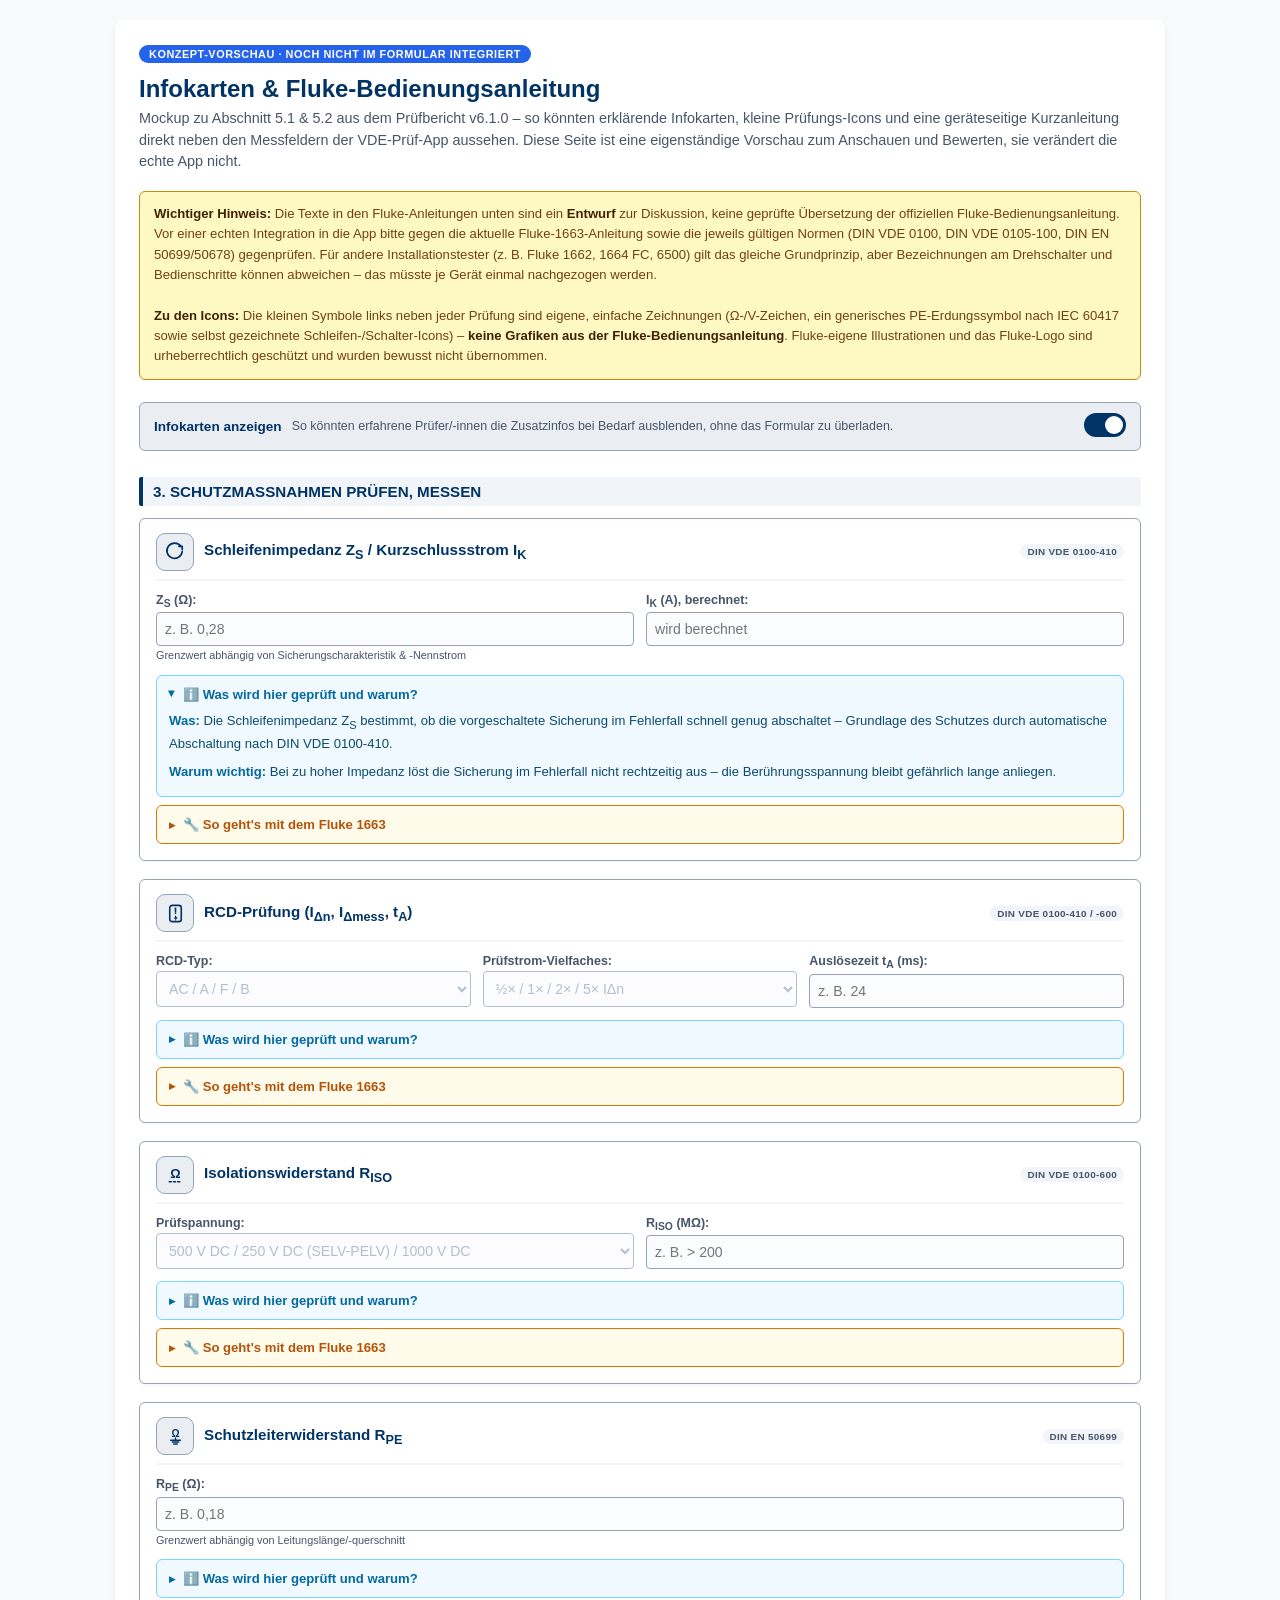
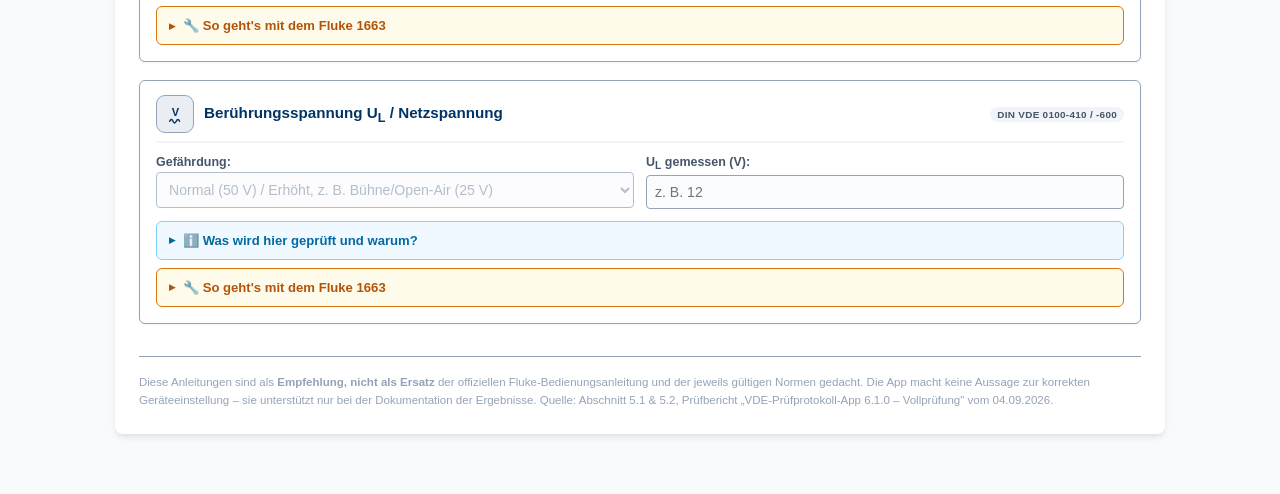
<file: Claude outputs/vde-vorschau-infokarten-fluke.html>
<!DOCTYPE html>
<html lang="de">
<head>
<meta charset="UTF-8">
<meta name="viewport" content="width=device-width, initial-scale=1.0">
<title>Vorschau: Infokarten &amp; Fluke-Anleitung – VDE-Prüf-App</title>
<style>
  :root {
    --primary: #003366;
    --secondary: #475569;
    --bg: #f8fafc;
    --card: #ffffff;
    --border: #94a3b8;
    --accent: #2563eb;
    --success: #16a34a;
    --danger-bg: #fef2f2;
    --danger-border: #ef4444;
    --danger-text: #991b1b;
    --fluke-accent: #b45309;
    --fluke-bg: #fffbeb;
    --fluke-border: #d97706;
    --info-accent: #0369a1;
    --info-bg: #f0f9ff;
    --info-border: #7dd3fc;
  }

  * { box-sizing: border-box; }

  body {
    font-family: -apple-system, BlinkMacSystemFont, "Segoe UI", Roboto, Arial, sans-serif;
    background-color: var(--bg);
    color: #0f172a;
    margin: 0;
    padding: 20px 16px 60px;
  }

  .app-container {
    max-width: 1050px;
    margin: 0 auto;
    background: var(--card);
    padding: 24px;
    border-radius: 8px;
    box-shadow: 0 4px 6px -1px rgba(0, 0, 0, 0.1);
  }

  /* ---------- Kopfbereich der Vorschau ---------- */
  .preview-badge {
    display: inline-block;
    background: var(--accent);
    color: #fff;
    font-size: 0.68rem;
    font-weight: bold;
    letter-spacing: 0.05em;
    text-transform: uppercase;
    padding: 3px 10px;
    border-radius: 12px;
    margin-bottom: 10px;
  }

  h1 { color: var(--primary); font-size: 1.5rem; margin: 0 0 4px; line-height: 1.3; }
  .subtitle { color: var(--secondary); font-size: 0.9rem; margin: 0 0 18px; line-height: 1.5; }

  .disclaimer {
    background: #fef9c3;
    border: 1px solid #ca8a04;
    border-radius: 6px;
    padding: 12px 14px;
    margin-bottom: 22px;
    font-size: 0.82rem;
    line-height: 1.55;
    color: #713f12;
  }
  .disclaimer strong { color: #422006; }

  .toggle-row {
    display: flex;
    align-items: center;
    gap: 10px;
    background: #eaeef3;
    border: 1px solid var(--border);
    border-radius: 6px;
    padding: 10px 14px;
    margin-bottom: 26px;
    font-size: 0.85rem;
    font-weight: 600;
    color: var(--primary);
  }
  .toggle-row .toggle-desc { font-weight: normal; color: var(--secondary); font-size: 0.78rem; flex: 1; min-width: 200px; }
  .switch { position: relative; display: inline-block; width: 42px; height: 24px; flex: none; }
  .switch input { opacity: 0; width: 0; height: 0; }
  .slider { position: absolute; cursor: pointer; inset: 0; background-color: #cbd5e1; transition: .2s; border-radius: 24px; }
  .slider:before { position: absolute; content: ""; height: 18px; width: 18px; left: 3px; bottom: 3px; background-color: white; transition: .2s; border-radius: 50%; }
  .switch input:checked + .slider { background-color: var(--primary); }
  .switch input:checked + .slider:before { transform: translateX(18px); }

  h2 {
    color: var(--primary); font-size: 0.95rem; margin-top: 28px; margin-bottom: 12px;
    background: #f1f5f9; padding: 6px 10px; border-left: 4px solid var(--primary); border-radius: 2px;
  }
  h2:first-of-type { margin-top: 0; }

  /* ---------- Nachgebaute Messgruppen-Karte (wie im echten Formular) ---------- */
  .mess-karte {
    background: #ffffff; border: 1px solid var(--border); border-radius: 6px;
    padding: 14px 16px 16px; margin-bottom: 18px; box-shadow: 0 1px 3px rgba(0,0,0,0.05);
  }
  .mess-karte-titel {
    font-weight: bold; color: var(--primary); font-size: 0.95rem;
    margin-bottom: 12px; padding-bottom: 8px; border-bottom: 2px solid #f1f5f9;
    display: flex; align-items: center; gap: 10px;
  }
  .mess-karte-titel .norm-tag {
    font-size: 0.62rem; font-weight: bold; letter-spacing: 0.03em;
    background: #f1f5f9; color: var(--secondary); padding: 2px 7px; border-radius: 10px;
    text-transform: none;
  }
  .mess-karte-titel .titel-text { flex: 1; }

  /* ---------- Eigene Prüfungs-Icons (Original-Zeichnungen, keine Fluke-Grafiken) ---------- */
  .mess-icon {
    flex: none; width: 38px; height: 38px; border-radius: 9px;
    background: #eaeef3; border: 1px solid var(--border);
    display: flex; align-items: center; justify-content: center; color: var(--primary);
  }
  .mess-icon svg { width: 23px; height: 23px; display: block; }
  .mess-icon svg text { font-family: -apple-system, "Segoe UI", Arial, sans-serif; }

  .grid { display: grid; grid-template-columns: repeat(auto-fit, minmax(180px, 1fr)); gap: 12px; align-items: start; margin-bottom: 12px; }
  .form-group { display: flex; flex-direction: column; }
  label { font-size: 0.78rem; font-weight: 600; margin-bottom: 3px; color: var(--secondary); }
  input, select { padding: 8px; border: 1px solid var(--border); border-radius: 4px; font-size: 0.88rem; width: 100%; background: #fbfcfe; color: #94a3b8; }
  .limit-hint { display: block; font-size: 0.68rem; font-weight: normal; color: var(--secondary); line-height: 1.35; margin-top: 2px; }

  /* ---------- Infokarte: "Was wird geprüft?" ---------- */
  details.infokarte {
    background: var(--info-bg); border: 1px solid var(--info-border); border-radius: 6px;
    padding: 2px 12px; margin-top: 8px; transition: background-color .15s;
  }
  details.infokarte summary {
    cursor: pointer; padding: 9px 0; font-size: 0.82rem; font-weight: 700; color: var(--info-accent);
    display: flex; align-items: center; gap: 8px; list-style: none;
  }
  details.infokarte summary::-webkit-details-marker { display: none; }
  details.infokarte summary::before { content: "▸"; transition: transform .15s; font-size: 0.75rem; }
  details.infokarte[open] summary::before { transform: rotate(90deg); }
  .infokarte-inhalt { padding: 0 0 12px; font-size: 0.82rem; line-height: 1.55; color: #0c4a6e; }
  .infokarte-inhalt p { margin: 0 0 8px; }
  .infokarte-inhalt p:last-child { margin-bottom: 0; }
  .infokarte-inhalt .label-was { font-weight: 700; color: var(--info-accent); }
  .infokarte-inhalt .label-warum { font-weight: 700; color: var(--info-accent); }

  /* ---------- Fluke-Anleitung ---------- */
  details.fluke {
    background: var(--fluke-bg); border: 1px solid var(--fluke-border); border-radius: 6px;
    padding: 2px 12px; margin-top: 8px;
  }
  details.fluke summary {
    cursor: pointer; padding: 9px 0; font-size: 0.82rem; font-weight: 700; color: var(--fluke-accent);
    display: flex; align-items: center; gap: 8px; list-style: none;
  }
  details.fluke summary::-webkit-details-marker { display: none; }
  details.fluke summary::before { content: "▸"; transition: transform .15s; font-size: 0.75rem; }
  details.fluke[open] summary::before { transform: rotate(90deg); }
  .fluke-inhalt { padding: 0 0 14px; font-size: 0.82rem; line-height: 1.6; color: #78350f; }
  .fluke-inhalt ol { margin: 6px 0 10px; padding-left: 20px; }
  .fluke-inhalt li { margin-bottom: 6px; }
  .fluke-inhalt .fluke-wichtig {
    background: #fff; border: 1px dashed var(--fluke-border); border-radius: 4px;
    padding: 8px 10px; margin-top: 8px; font-size: 0.78rem;
  }
  .fluke-inhalt .fluke-wichtig strong { color: var(--fluke-accent); }
  .drehschalter {
    display: inline-block; background: #1f2937; color: #fbbf24; font-family: 'Courier New', monospace;
    font-size: 0.72rem; font-weight: bold; padding: 2px 7px; border-radius: 3px; letter-spacing: 0.03em;
  }

  .infokarten-versteckt .infokarte { display: none; }

  footer.fuss {
    margin-top: 32px; padding-top: 16px; border-top: 1px solid var(--border);
    font-size: 0.72rem; color: #94a3b8; line-height: 1.6;
  }

  @media (max-width: 600px) {
    .app-container { padding: 16px; border-radius: 0; }
    h1 { font-size: 1.2rem; }
    .grid { grid-template-columns: 1fr 1fr; }
  }
</style>
</head>
<body>
<div class="app-container" id="app">

  <span class="preview-badge">Konzept-Vorschau · noch nicht im Formular integriert</span>
  <h1>Infokarten &amp; Fluke-Bedienungsanleitung</h1>
  <p class="subtitle">
    Mockup zu Abschnitt 5.1 &amp; 5.2 aus dem Prüfbericht v6.1.0 – so könnten erklärende Infokarten,
    kleine Prüfungs-Icons und eine geräteseitige Kurzanleitung direkt neben den Messfeldern der
    VDE-Prüf-App aussehen. Diese Seite ist eine eigenständige Vorschau zum Anschauen und Bewerten,
    sie verändert die echte App nicht.
  </p>

  <div class="disclaimer">
    <strong>Wichtiger Hinweis:</strong> Die Texte in den Fluke-Anleitungen unten sind ein <strong>Entwurf</strong>
    zur Diskussion, keine geprüfte Übersetzung der offiziellen Fluke-Bedienungsanleitung. Vor einer echten Integration
    in die App bitte gegen die aktuelle Fluke-1663-Anleitung sowie die jeweils gültigen Normen (DIN VDE 0100,
    DIN VDE 0105-100, DIN EN 50699/50678) gegenprüfen. Für andere Installationstester (z.&nbsp;B. Fluke 1662,
    1664&nbsp;FC, 6500) gilt das gleiche Grundprinzip, aber Bezeichnungen am Drehschalter und Bedienschritte
    können abweichen – das müsste je Gerät einmal nachgezogen werden.
    <br><br>
    <strong>Zu den Icons:</strong> Die kleinen Symbole links neben jeder Prüfung sind eigene, einfache
    Zeichnungen (Ω-/V-Zeichen, ein generisches PE-Erdungssymbol nach IEC 60417 sowie selbst gezeichnete
    Schleifen-/Schalter-Icons) – <strong>keine Grafiken aus der Fluke-Bedienungsanleitung</strong>. Fluke-eigene
    Illustrationen und das Fluke-Logo sind urheberrechtlich geschützt und wurden bewusst nicht übernommen.
  </div>

  <div class="toggle-row">
    <span>Infokarten anzeigen</span>
    <span class="toggle-desc">So könnten erfahrene Prüfer/-innen die Zusatzinfos bei Bedarf ausblenden, ohne das Formular zu überladen.</span>
    <label class="switch">
      <input type="checkbox" id="toggleInfokarten" checked onchange="document.getElementById('app').classList.toggle('infokarten-versteckt', !this.checked)">
      <span class="slider"></span>
    </label>
  </div>

  <h2 class="kat-messen">3. SCHUTZMASSNAHMEN PRÜFEN, MESSEN</h2>

  <!-- ============================================================ -->
  <!-- 1) SCHLEIFENIMPEDANZ Z_S / KURZSCHLUSSSTROM I_K -->
  <!-- ============================================================ -->
  <div class="mess-karte">
    <div class="mess-karte-titel">
      <span class="mess-icon" title="Icon: Schleife/Loop">
        <svg viewBox="0 0 24 24" fill="none" stroke="currentColor" stroke-width="1.8" stroke-linecap="round" stroke-linejoin="round">
          <path d="M17.6 6.6A8 8 0 1 0 19 12"/>
          <path d="M19 6.6h-3.4M19 6.6v3.4"/>
        </svg>
      </span>
      <span class="titel-text">Schleifenimpedanz Z<sub>S</sub> / Kurzschlussstrom I<sub>K</sub></span>
      <span class="norm-tag">DIN VDE 0100-410</span>
    </div>
    <div class="grid">
      <div class="form-group">
        <label>Z<sub>S</sub> (Ω):</label>
        <input type="text" placeholder="z. B. 0,28" disabled>
        <div class="limit-hint">Grenzwert abhängig von Sicherungscharakteristik &amp; -Nennstrom</div>
      </div>
      <div class="form-group">
        <label>I<sub>K</sub> (A), berechnet:</label>
        <input type="text" placeholder="wird berechnet" disabled>
      </div>
    </div>

    <details class="infokarte" open>
      <summary>ℹ️ Was wird hier geprüft und warum?</summary>
      <div class="infokarte-inhalt">
        <p><span class="label-was">Was:</span> Die Schleifenimpedanz Z<sub>S</sub> bestimmt, ob die vorgeschaltete
        Sicherung im Fehlerfall schnell genug abschaltet – Grundlage des Schutzes durch automatische Abschaltung
        nach DIN&nbsp;VDE&nbsp;0100-410.</p>
        <p><span class="label-warum">Warum wichtig:</span> Bei zu hoher Impedanz löst die Sicherung im Fehlerfall
        nicht rechtzeitig aus – die Berührungsspannung bleibt gefährlich lange anliegen.</p>
      </div>
    </details>

    <details class="fluke">
      <summary>🔧 So geht's mit dem Fluke 1663</summary>
      <div class="fluke-inhalt">
        <ol>
          <li>Drehschalter auf <span class="drehschalter">Z-LOOP</span> bzw. <span class="drehschalter">LOOP</span> stellen.</li>
          <li>Prüfspitzen/Adapter an Steckdose oder Klemme des betreffenden Stromkreises anschließen.</li>
          <li><span class="drehschalter">TEST</span> drücken.</li>
          <li>Messwert Z<sub>S</sub> (Ω) und errechneten Kurzschlussstrom I<sub>K</sub> (A) ablesen und ins Formular übertragen.</li>
        </ol>
        <div class="fluke-wichtig">
          <strong>Hinweis:</strong> Der Fluke 1663 zeigt bei aktivierter „No-Trip"-Funktion einen strombegrenzten
          Messwert. Für die Dokumentation ist der angezeigte Z<sub>S</sub>-Wert zu verwenden. No-Trip nur bei
          RCD-geschützten Kreisen aktivieren, um ein Auslösen während der Messung zu vermeiden.
        </div>
      </div>
    </details>
  </div>

  <!-- ============================================================ -->
  <!-- 2) RCD-PRÜFUNG -->
  <!-- ============================================================ -->
  <div class="mess-karte">
    <div class="mess-karte-titel">
      <span class="mess-icon" title="Icon: Fehlerstromschutzschalter">
        <svg viewBox="0 0 24 24" fill="none" stroke="currentColor" stroke-width="1.7" stroke-linecap="round" stroke-linejoin="round">
          <rect x="6" y="3.5" width="12" height="17" rx="2.5"/>
          <line x1="12" y1="6.5" x2="12" y2="10"/>
          <circle cx="12" cy="11.6" r="1" fill="currentColor" stroke="none"/>
          <path d="M12.4 13.2l-2.1 4.3h1.7l-1 3 3.4-4.6h-1.7z" fill="currentColor" stroke="none"/>
        </svg>
      </span>
      <span class="titel-text">RCD-Prüfung (I<sub>Δn</sub>, I<sub>Δmess</sub>, t<sub>A</sub>)</span>
      <span class="norm-tag">DIN VDE 0100-410 / -600</span>
    </div>
    <div class="grid">
      <div class="form-group">
        <label>RCD-Typ:</label>
        <select disabled><option>AC / A / F / B</option></select>
      </div>
      <div class="form-group">
        <label>Prüfstrom-Vielfaches:</label>
        <select disabled><option>½× / 1× / 2× / 5× I<sub>Δn</sub></option></select>
      </div>
      <div class="form-group">
        <label>Auslösezeit t<sub>A</sub> (ms):</label>
        <input type="text" placeholder="z. B. 24" disabled>
      </div>
    </div>

    <details class="infokarte">
      <summary>ℹ️ Was wird hier geprüft und warum?</summary>
      <div class="infokarte-inhalt">
        <p><span class="label-was">Was:</span> Die RCD-Prüfung stellt sicher, dass der Fehlerstromschutzschalter
        bei einem tatsächlichen Fehlerstrom innerhalb der normativ vorgeschriebenen Zeit auslöst (z.&nbsp;B.
        300/150/40&nbsp;ms bzw. 500/200/150&nbsp;ms bei selektiven RCDs, je nach Prüfstrom-Vielfachem).</p>
        <p><span class="label-warum">Warum wichtig:</span> Ein RCD, der nicht oder zu spät auslöst, bietet keinen
        wirksamen Zusatzschutz gegen gefährliche Körperströme – die zentrale Schutzfunktion des Geräts wäre
        praktisch wirkungslos, ohne dass das von außen erkennbar wäre.</p>
      </div>
    </details>

    <details class="fluke">
      <summary>🔧 So geht's mit dem Fluke 1663</summary>
      <div class="fluke-inhalt">
        <ol>
          <li>Drehschalter auf <span class="drehschalter">RCD</span> stellen.</li>
          <li>RCD-Typ (AC/A/F/B) und Nennfehlerstrom am Gerät einstellen.</li>
          <li>Prüfstrom-Vielfaches wählen (½×, 1×, 2×, 5× I<sub>Δn</sub>).</li>
          <li><span class="drehschalter">TEST</span> drücken – das Gerät zeigt Auslösezeit t<sub>A</sub> und
          (bei Rampentest) den Auslösestrom I<sub>Δmess</sub> an.</li>
        </ol>
        <div class="fluke-wichtig">
          <strong>Wichtig für die App:</strong> Der am Fluke gewählte Prüfstrom-Faktor muss exakt dem im Formular
          ausgewählten Wert entsprechen, da die App den zulässigen Grenzwert daraus berechnet.
        </div>
      </div>
    </details>
  </div>

  <!-- ============================================================ -->
  <!-- 3) ISOLATIONSWIDERSTAND R_ISO -->
  <!-- ============================================================ -->
  <div class="mess-karte">
    <div class="mess-karte-titel">
      <span class="mess-icon" title="Icon: Isolationswiderstand">
        <svg viewBox="0 0 24 24" fill="none" stroke="currentColor" stroke-linecap="round" stroke-linejoin="round">
          <text x="12" y="15.5" font-size="13.5" font-weight="700" text-anchor="middle" fill="currentColor" stroke="none">&#937;</text>
          <line x1="5.5" y1="19.5" x2="18.5" y2="19.5" stroke-width="1.6" stroke-dasharray="2.2 2.2"/>
        </svg>
      </span>
      <span class="titel-text">Isolationswiderstand R<sub>ISO</sub></span>
      <span class="norm-tag">DIN VDE 0100-600</span>
    </div>
    <div class="grid">
      <div class="form-group">
        <label>Prüfspannung:</label>
        <select disabled><option>500 V DC / 250 V DC (SELV-PELV) / 1000 V DC</option></select>
      </div>
      <div class="form-group">
        <label>R<sub>ISO</sub> (MΩ):</label>
        <input type="text" placeholder="z. B. > 200" disabled>
      </div>
    </div>

    <details class="infokarte">
      <summary>ℹ️ Was wird hier geprüft und warum?</summary>
      <div class="infokarte-inhalt">
        <p><span class="label-was">Was:</span> Der Isolationswiderstand prüft, ob die Isolierung zwischen
        aktiven Leitern und Erde/PE ausreichend hoch ist, um einen unbeabsichtigten Stromfluss (Erd- oder
        Körperschluss) zu verhindern.</p>
        <p><span class="label-warum">Warum wichtig:</span> Eine zu niedrige Isolation kann zu schleichenden
        Fehlerströmen, Erwärmung, Brandgefahr oder – im Fehlerfall an leitfähigen Teilen – zu einer echten
        Berührungsgefahr führen, ohne dass eine Sicherung dabei zwangsläufig auslöst.</p>
      </div>
    </details>

    <details class="fluke">
      <summary>🔧 So geht's mit dem Fluke 1663</summary>
      <div class="fluke-inhalt">
        <ol>
          <li>Anlage spannungsfrei schalten.</li>
          <li>Drehschalter auf <span class="drehschalter">Ω INSULATION</span> stellen.</li>
          <li>Prüfspannung passend zur Anlage wählen (üblich 500&nbsp;V DC, bei SELV/PELV 250&nbsp;V DC) – muss
          mit der Formular-Auswahl „Prüfspannung" übereinstimmen.</li>
          <li>Prüfspitzen zwischen Außenleiter und PE anschließen, <span class="drehschalter">TEST</span> gedrückt
          halten, bis der Wert stabil ist.</li>
        </ol>
      </div>
    </details>
  </div>

  <!-- ============================================================ -->
  <!-- 4) SCHUTZLEITERWIDERSTAND R_PE -->
  <!-- ============================================================ -->
  <div class="mess-karte">
    <div class="mess-karte-titel">
      <span class="mess-icon" title="Icon: Schutzleiterwiderstand (mit PE-Symbol)">
        <svg viewBox="0 0 24 24" fill="none" stroke="currentColor" stroke-linecap="round" stroke-linejoin="round">
          <text x="12" y="12.5" font-size="10.5" font-weight="700" text-anchor="middle" fill="currentColor" stroke="none">&#937;</text>
          <line x1="12" y1="13.6" x2="12" y2="15.8" stroke-width="1.5"/>
          <line x1="7" y1="15.8" x2="17" y2="15.8" stroke-width="1.6"/>
          <line x1="8.6" y1="17.8" x2="15.4" y2="17.8" stroke-width="1.6"/>
          <line x1="10.2" y1="19.8" x2="13.8" y2="19.8" stroke-width="1.6"/>
        </svg>
      </span>
      <span class="titel-text">Schutzleiterwiderstand R<sub>PE</sub></span>
      <span class="norm-tag">DIN EN 50699</span>
    </div>
    <div class="grid">
      <div class="form-group">
        <label>R<sub>PE</sub> (Ω):</label>
        <input type="text" placeholder="z. B. 0,18" disabled>
        <div class="limit-hint">Grenzwert abhängig von Leitungslänge/-querschnitt</div>
      </div>
    </div>

    <details class="infokarte">
      <summary>ℹ️ Was wird hier geprüft und warum?</summary>
      <div class="infokarte-inhalt">
        <p><span class="label-was">Was:</span> Der Schutzleiterwiderstand stellt sicher, dass der PE-Leiter
        einen niederohmigen, durchgängigen Verbindungspfad zum Erdungssystem bildet.</p>
        <p><span class="label-warum">Warum wichtig:</span> Ein zu hoher oder unterbrochener Schutzleiterwiderstand
        verhindert, dass im Fehlerfall der Fehlerstrom sicher abfließen und die vorgeschaltete Schutzeinrichtung
        zuverlässig auslösen kann – ein Körper könnte dann selbst zum Strompfad werden.</p>
      </div>
    </details>

    <details class="fluke">
      <summary>🔧 So geht's mit dem Fluke 1663</summary>
      <div class="fluke-inhalt">
        <ol>
          <li>Drehschalter auf <span class="drehschalter">Ω LOW OHM</span> bzw. <span class="drehschalter">R LOW Ω</span> stellen.</li>
          <li>Vorher am Gerät nullen (Messleitungswiderstand kompensieren).</li>
          <li>Messung zwischen Potenzialausgleichsschiene/PE-Sammelschiene und dem zu prüfenden Punkt durchführen.</li>
          <li>Leitung während der Messung leicht bewegen (Wackelkontakt-Prüfung nach DIN EN 50699).</li>
        </ol>
      </div>
    </details>
  </div>

  <!-- ============================================================ -->
  <!-- 5) BERÜHRUNGSSPANNUNG U_L / NETZSPANNUNG -->
  <!-- ============================================================ -->
  <div class="mess-karte">
    <div class="mess-karte-titel">
      <span class="mess-icon" title="Icon: Spannungsmessung (AC)">
        <svg viewBox="0 0 24 24" fill="none" stroke="currentColor" stroke-linecap="round" stroke-linejoin="round">
          <text x="12" y="13.5" font-size="11.5" font-weight="700" text-anchor="middle" fill="currentColor" stroke="none">V</text>
          <path d="M6 19c1.1-2.3 2.3-2.3 3.4 0s2.3 2.3 3.4 0 2.3-2.3 3.4 0" stroke-width="1.6"/>
        </svg>
      </span>
      <span class="titel-text">Berührungsspannung U<sub>L</sub> / Netzspannung</span>
      <span class="norm-tag">DIN VDE 0100-410 / -600</span>
    </div>
    <div class="grid">
      <div class="form-group">
        <label>Gefährdung:</label>
        <select disabled><option>Normal (50 V) / Erhöht, z. B. Bühne/Open-Air (25 V)</option></select>
      </div>
      <div class="form-group">
        <label>U<sub>L</sub> gemessen (V):</label>
        <input type="text" placeholder="z. B. 12" disabled>
      </div>
    </div>

    <details class="infokarte">
      <summary>ℹ️ Was wird hier geprüft und warum?</summary>
      <div class="infokarte-inhalt">
        <p><span class="label-was">Was:</span> Die Berührungsspannung U<sub>L</sub> ist die höchste Spannung, die
        an einem leitfähigen Teil im Fehlerfall dauerhaft anstehen darf, ohne eine unzumutbare Gefährdung
        darzustellen. Der zulässige Grenzwert hängt von der Umgebung ab (50&nbsp;V normal, 25&nbsp;V bei erhöhter
        Gefährdung, z.&nbsp;B. Bühnen- oder Open-Air-Umgebung).</p>
        <p><span class="label-warum">Warum wichtig:</span> Der strengere Grenzwert existiert genau für Umgebungen,
        in denen Menschen mit schlechterem Erdungswiderstand (z.&nbsp;B. barfuß, nasser Boden) in Kontakt mit
        Anlagenteilen kommen können – eine überschrittene Berührungsspannung ist ein unmittelbares Sicherheitsrisiko.</p>
      </div>
    </details>

    <details class="fluke">
      <summary>🔧 So geht's mit dem Fluke 1663</summary>
      <div class="fluke-inhalt">
        <ol>
          <li>Drehschalter auf <span class="drehschalter">V AC</span> stellen.</li>
          <li>Spannung an den geforderten Punkten messen (L-N, L-L, N-PE, je nach Prüfpunkt).</li>
          <li>Bei Bühnen-/Open-Air-Umgebung mit erhöhter Gefährdung besonders auf den strengeren Grenzwert
          (25&nbsp;V statt 50&nbsp;V) achten.</li>
        </ol>
        <div class="fluke-wichtig">
          <strong>Hinweis:</strong> Dieser Grenzwert wird von der App bereits automatisch anhand der Auswahl
          „Gefährdung" berechnet – die Fluke-Anzeige liefert nur den Messwert, die Bewertung übernimmt das Formular.
        </div>
      </div>
    </details>
  </div>

  <footer class="fuss">
    Diese Anleitungen sind als <strong>Empfehlung, nicht als Ersatz</strong> der offiziellen Fluke-Bedienungsanleitung
    und der jeweils gültigen Normen gedacht. Die App macht keine Aussage zur korrekten Geräteeinstellung – sie
    unterstützt nur bei der Dokumentation der Ergebnisse. Quelle: Abschnitt 5.1 &amp; 5.2, Prüfbericht
    „VDE-Prüfprotokoll-App 6.1.0 – Vollprüfung" vom 04.09.2026.
  </footer>

</div>
</body>
</html>
</file>
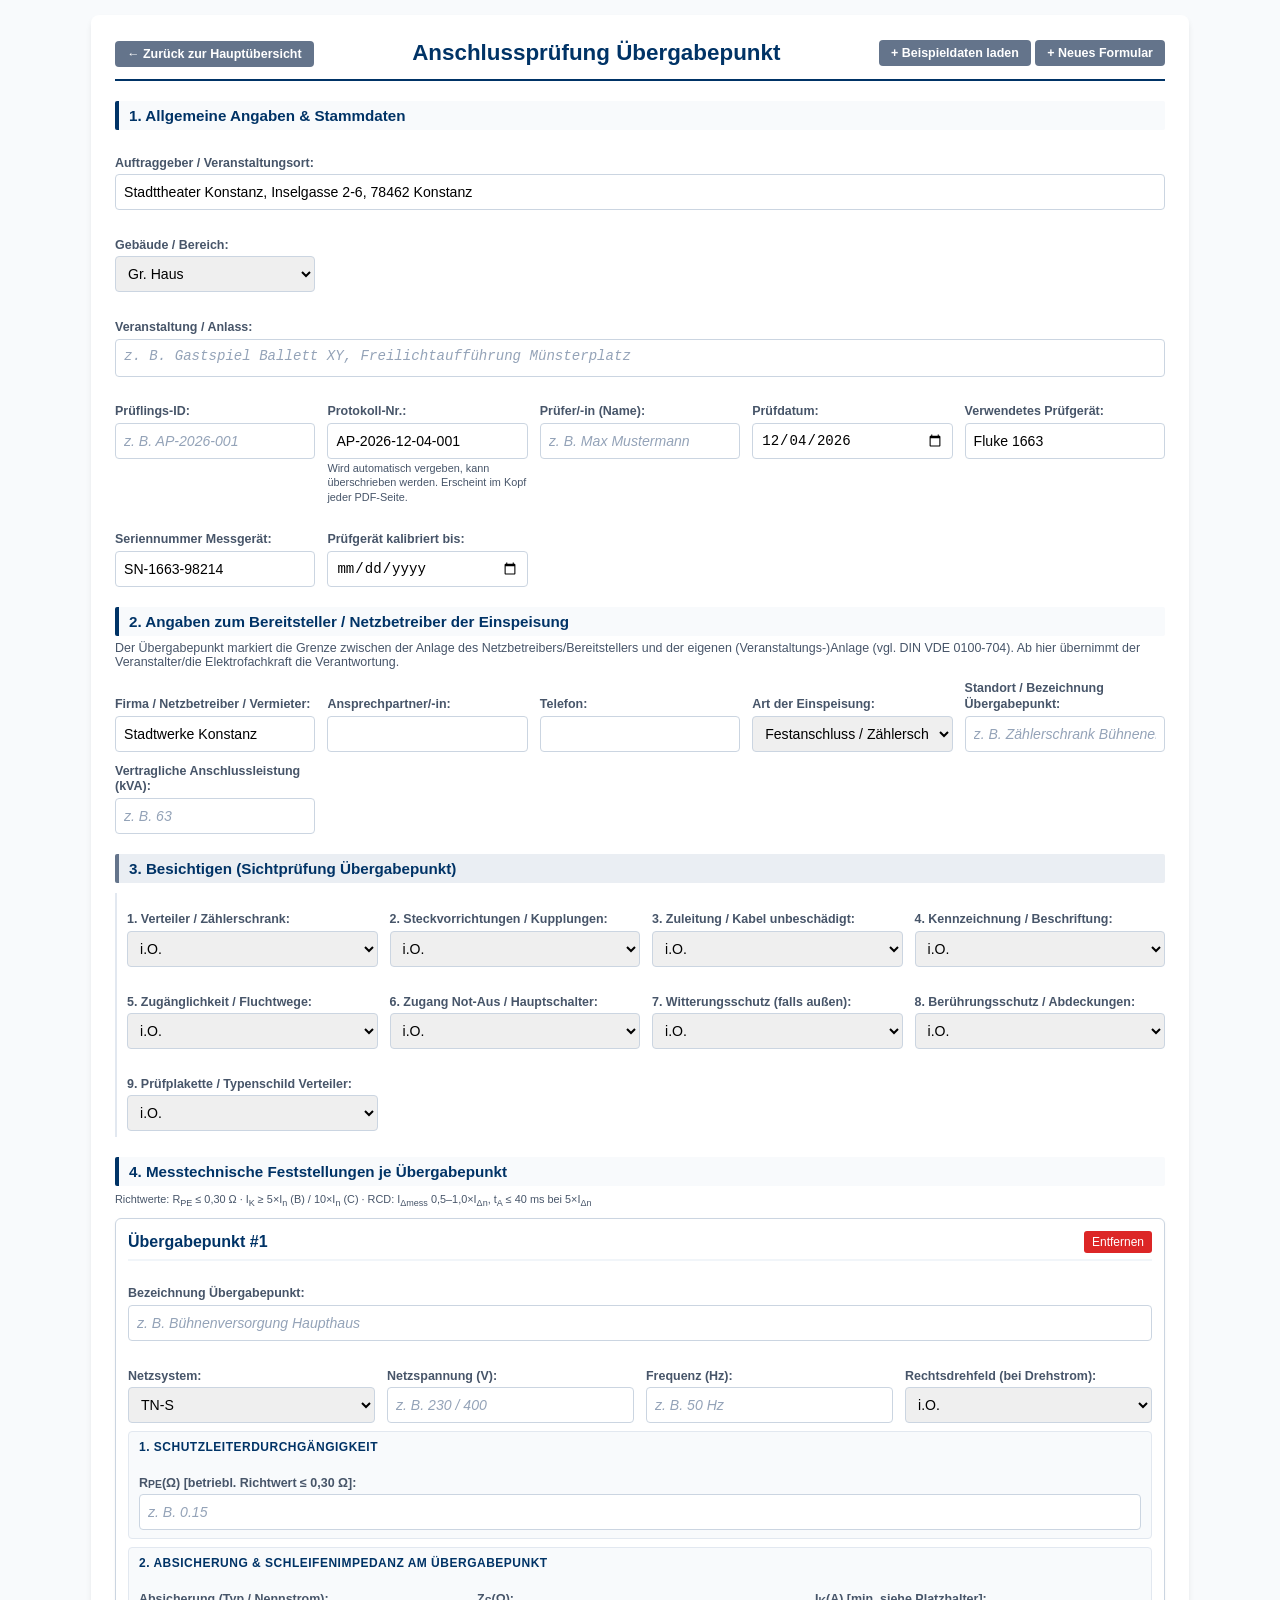
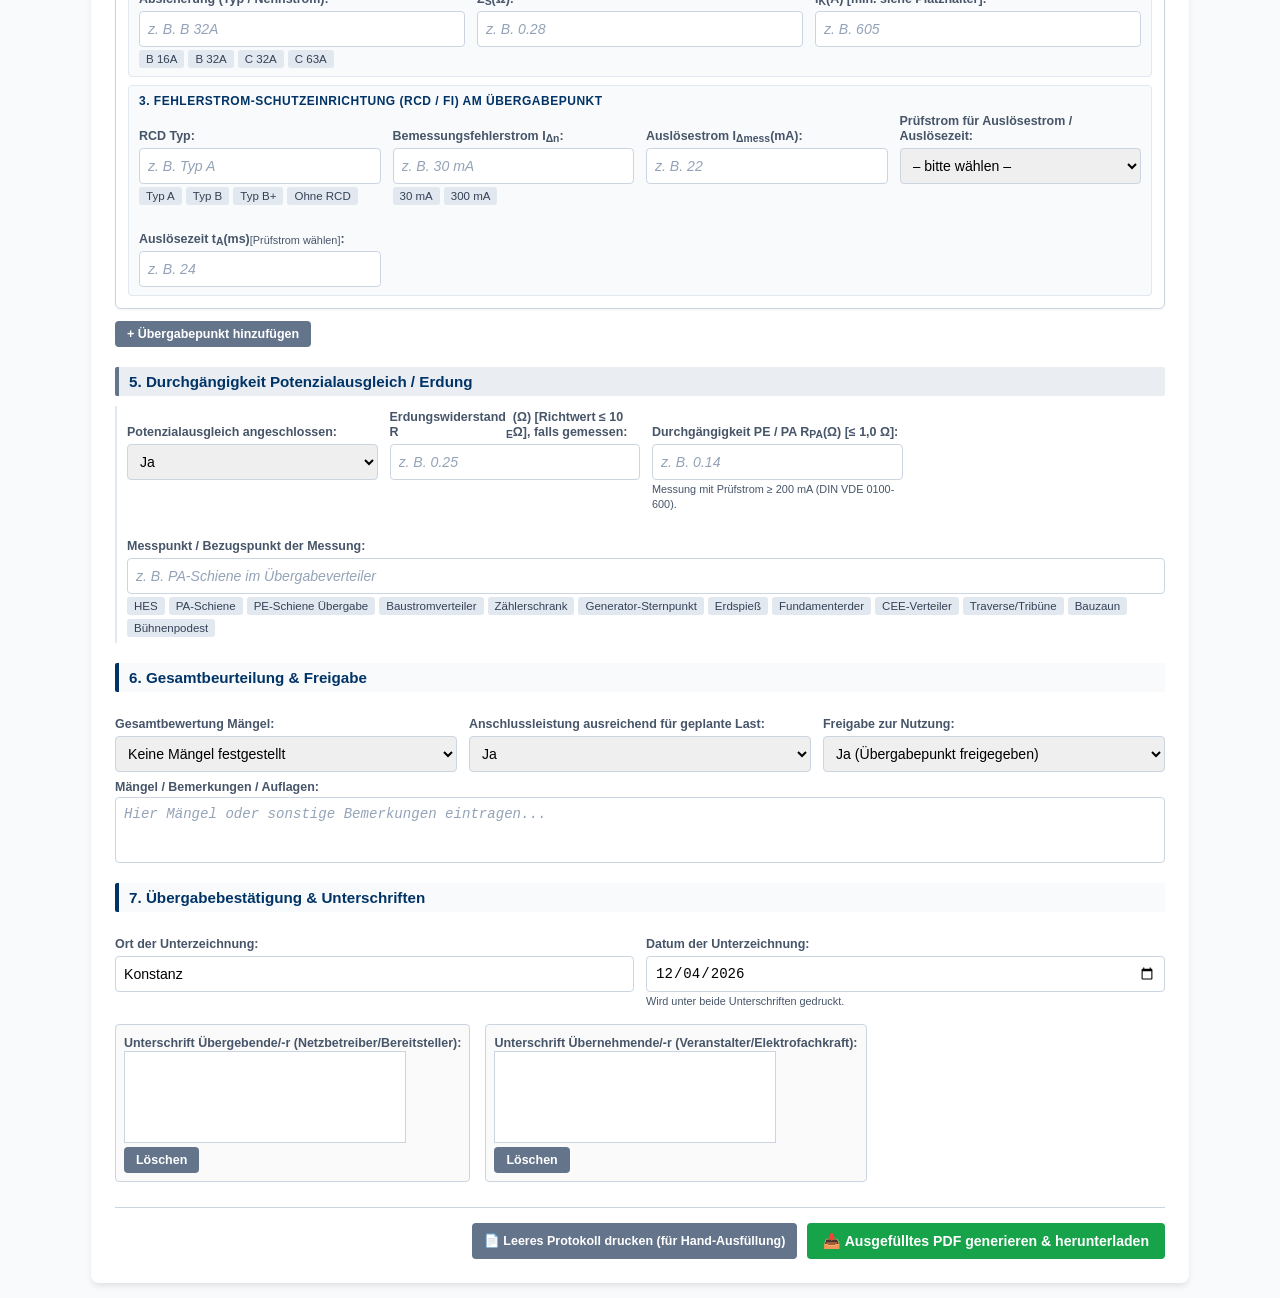
<file: ZUM-HOCHLADEN/anschlusspruefung.html>
<!DOCTYPE html>
<html lang="de">
<head>
  <meta charset="UTF-8">
  <meta name="viewport" content="width=device-width, initial-scale=1.0, viewport-fit=cover">
  <title>Anschlussprüfung Übergabepunkt Stromversorgung</title>
  <link rel="stylesheet" href="css/style.css">

  <!-- ===== PWA (Progressive Web App) ===== -->
  <meta name="description" content="Prüfprotokolle nach DIN VDE erstellen und als PDF ausgeben – offline nutzbar.">
  <meta name="theme-color" content="#003366">
  <link rel="manifest" href="manifest.json">
  <link rel="icon" type="image/png" sizes="32x32" href="icons/favicon-32.png">
  <link rel="apple-touch-icon" href="icons/apple-touch-icon.png">
  <!-- iOS-spezifisch -->
  <meta name="apple-mobile-web-app-capable" content="yes">
  <meta name="mobile-web-app-capable" content="yes">
  <meta name="apple-mobile-web-app-status-bar-style" content="black-translucent">
  <meta name="apple-mobile-web-app-title" content="VDE Protokoll">
  <meta name="format-detection" content="telephone=no">
  <script src="js/app-config.js"></script>
  <script src="js/pwa.js" defer></script>

  <script src="js/vendor/jspdf.umd.min.js"></script>
  <script src="js/vendor/jspdf.plugin.autotable.min.js"></script>
  <script src="js/vendor/signature_pad.umd.min.js"></script>
  <script src="js/storage.js"></script>
  <script src="js/archiv.js"></script>
  <script src="js/pdf-utils.js"></script>
  <script src="js/anschluss-generator.js"></script>

  <style>
    .grid-full { grid-column: 1 / -1; }
    textarea.auto-grow { resize: none; overflow: hidden; min-height: 38px; }
  </style>
</head>
<body>

<div class="app-container">
  <div class="header-bar">
    <div>
      <a href="index.html" class="btn btn-secondary" style="text-decoration:none;">← Zurück zur Hauptübersicht</a>
    </div>
    <h1>Anschlussprüfung Übergabepunkt</h1>
    <div>
      <button type="button" class="btn btn-secondary" onclick="fillExampleDataAnschluss()">+ Beispieldaten laden</button>
      <button type="button" class="btn btn-secondary" onclick="neuesAnschlussProtokoll()">+ Neues Formular</button>
    </div>
  </div>

  <form id="anschlussForm">
    <!-- 1. STAMMDATEN -->
    <h2 class="kat-stamm">1. Allgemeine Angaben & Stammdaten</h2>
    <div class="grid">
      <div class="form-group grid-full">
        <label>Auftraggeber / Veranstaltungsort:</label>
        <input type="text" id="auftraggeber" placeholder="z. B. Stadttheater Konstanz, Inselgasse 2-6, 78462 Konstanz">
      </div>

      <div class="form-group">
        <label>Gebäude / Bereich:</label>
        <select id="gebaeude_select" onchange="toggleGebaeudeCustom(this.value)">
          <option value="Gr. Haus">Gr. Haus</option>
          <option value="Werkstatt">Werkstatt</option>
          <option value="Spiegelhalle">Spiegelhalle</option>
          <option value="Münsterplatz">Münsterplatz</option>
          <option value="Probebühne">Probebühne</option>
          <option value="custom">Sonstiges...</option>
        </select>
        <input type="text" id="gebaeude_custom" value="Gr. Haus" placeholder="Gebäude/Raum eingeben" style="display:none; margin-top:4px;">
      </div>

      <div class="form-group grid-full">
        <label>Veranstaltung / Anlass:</label>
        <textarea id="veranstaltung" class="auto-grow" rows="1" placeholder="z. B. Gastspiel Ballett XY, Freilichtaufführung Münsterplatz" oninput="this.style.height='auto'; this.style.height=this.scrollHeight+'px'"></textarea>
      </div>

      <div class="form-group"><label>Prüflings-ID:</label><input type="text" id="pruefungsnummer" placeholder="z. B. AP-2026-001"></div>
      <div class="form-group">
        <label>Protokoll-Nr.:</label>
        <input type="text" id="protokollnummer" placeholder="z. B. AP-2026-08-11-001">
        <div class="limit-hint">Wird automatisch vergeben, kann überschrieben werden. Erscheint im Kopf jeder PDF-Seite.</div>
      </div>
      <div class="form-group"><label>Prüfer/-in (Name):</label><input type="text" id="pruefer" placeholder="z. B. Max Mustermann"></div>
      <div class="form-group"><label>Prüfdatum:</label><input type="date" id="datum"></div>
      <div class="form-group"><label>Verwendetes Prüfgerät:</label><input type="text" id="messgeraet"></div>
      <div class="form-group"><label>Seriennummer Messgerät:</label><input type="text" id="seriennummer"></div>
      <div class="form-group"><label>Prüfgerät kalibriert bis:</label><input type="date" id="kalibriert_bis"></div>
    </div>

    <!-- 2. BEREITSTELLER / NETZBETREIBER DER EINSPEISUNG -->
    <h2 class="kat-stamm">2. Angaben zum Bereitsteller / Netzbetreiber der Einspeisung</h2>
    <p style="font-size: 0.78rem; color: var(--secondary); margin-top: -5px;">
      Der Übergabepunkt markiert die Grenze zwischen der Anlage des Netzbetreibers/Bereitstellers und der eigenen (Veranstaltungs-)Anlage (vgl. DIN&nbsp;VDE&nbsp;0100-704). Ab hier übernimmt der Veranstalter/die Elektrofachkraft die Verantwortung.
    </p>
    <div class="grid">
      <div class="form-group"><label>Firma / Netzbetreiber / Vermieter:</label><input type="text" id="vnb" placeholder="z. B. Stadtwerke Konstanz"></div>
      <div class="form-group"><label>Ansprechpartner/-in:</label><input type="text" id="bereitsteller_ansprechpartner"></div>
      <div class="form-group"><label>Telefon:</label><input type="text" id="bereitsteller_telefon"></div>
      <div class="form-group">
        <label>Art der Einspeisung:</label>
        <select id="einspeisung_art" onchange="toggleEinspeisungSonstiges(this.value)">
          <option>Festanschluss / Zählerschrank</option>
          <option>Baustromverteiler</option>
          <option>Generator / Notstromaggregat</option>
          <option>Sonstiges</option>
        </select>
      </div>
      <!-- Nur bei "Sonstiges" sichtbar: woher der Strom tatsächlich kommt -->
      <div class="form-group" id="einspeisung_sonstiges_gruppe" style="display:none;">
        <label>Sonstiges &ndash; Herkunft der Einspeisung:</label>
        <input type="text" id="einspeisung_sonstiges" placeholder="z. B. Nachbargebäude Werkstatt, Verteiler W-3">
      </div>
      <div class="form-group"><label>Standort / Bezeichnung Übergabepunkt:</label><input type="text" id="uebergabe_standort" placeholder="z. B. Zählerschrank Bühneneingang"></div>
      <div class="form-group"><label>Vertragliche Anschlussleistung (kVA):</label><input type="text" inputmode="decimal" id="anschlussleistung_vertrag" placeholder="z. B. 63"></div>
    </div>

    <!-- 3. BESICHTIGEN -->
    <h2 class="kat-sicht">3. Besichtigen (Sichtprüfung Übergabepunkt)</h2>
    <div class="grid kat-block kat-sicht">
      <div class="form-group"><label>1. Verteiler / Zählerschrank:</label><select class="sicht-item"><option>i.O.</option><option>n.i.O.</option></select></div>
      <div class="form-group"><label>2. Steckvorrichtungen / Kupplungen:</label><select class="sicht-item"><option>i.O.</option><option>n.i.O.</option></select></div>
      <div class="form-group"><label>3. Zuleitung / Kabel unbeschädigt:</label><select class="sicht-item"><option>i.O.</option><option>n.i.O.</option></select></div>
      <div class="form-group"><label>4. Kennzeichnung / Beschriftung:</label><select class="sicht-item"><option>i.O.</option><option>n.i.O.</option></select></div>
      <div class="form-group"><label>5. Zugänglichkeit / Fluchtwege:</label><select class="sicht-item"><option>i.O.</option><option>n.i.O.</option></select></div>
      <div class="form-group"><label>6. Zugang Not-Aus / Hauptschalter:</label><select class="sicht-item"><option>i.O.</option><option>n.i.O.</option></select></div>
      <div class="form-group"><label>7. Witterungsschutz (falls außen):</label><select class="sicht-item"><option>i.O.</option><option>n.i.O.</option><option>n.a.</option></select></div>
      <div class="form-group"><label>8. Berührungsschutz / Abdeckungen:</label><select class="sicht-item"><option>i.O.</option><option>n.i.O.</option></select></div>
      <div class="form-group"><label>9. Prüfplakette / Typenschild Verteiler:</label><select class="sicht-item"><option>i.O.</option><option>n.i.O.</option></select></div>
    </div>

    <!-- 4. ÜBERGABEPUNKTE -->
    <h2 class="kat-messen">4. Messtechnische Feststellungen je Übergabepunkt</h2>
    <!-- Der frueher hier genannte Spannungsfall (&le; 4 % nach DIN VDE 0100-520)
         wurde entfernt: es gibt kein Eingabefeld dafuer, der Wert wird weder
         erfasst noch geprueft. Ein Grenzwert im Hinweistext, den das Formular
         nicht abfragt, suggeriert eine Pruefung, die gar nicht stattfindet. -->
    <p class="limit-hint" style="margin:-4px 0 8px;">
      Richtwerte: R<sub>PE</sub> &le; 0,30 &Omega; · I<sub>K</sub> &ge; 5&times;I<sub>n</sub> (B) / 10&times;I<sub>n</sub> (C) ·
      RCD: I<sub>&Delta;mess</sub> 0,5–1,0&times;I<sub>&Delta;n</sub>, t<sub>A</sub> &le; 40 ms bei 5&times;I<sub>&Delta;n</sub>
    </p>
    <div id="feedsContainer"></div>
    <button type="button" class="btn btn-secondary" onclick="addFeedCard()">+ Übergabepunkt hinzufügen</button>

    <!-- 5. ERDUNG -->
    <h2 class="kat-erdung">5. Durchgängigkeit Potenzialausgleich / Erdung</h2>
    <div class="kat-block kat-erdung">
    <div class="grid">
      <div class="form-group">
        <label>Potenzialausgleich angeschlossen:</label>
        <select id="pa_angeschlossen"><option>Ja</option><option>Nein</option><option>n.a.</option></select>
      </div>
      <div class="form-group">
        <label>Erdungswiderstand R<sub>E</sub> (&Omega;) [Richtwert &le; 10 &Omega;], falls gemessen:</label>
        <input type="text" inputmode="decimal" id="erdung_re" placeholder="z. B. 0.25" oninput="validateErdungAnschluss()">
      </div>
      <div class="form-group">
        <label>Durchgängigkeit PE / PA R<sub>PA</sub> (&Omega;) [&le; 1,0 &Omega;]:</label>
        <input type="text" inputmode="decimal" id="pa_widerstand" placeholder="z. B. 0.14">
        <div class="limit-hint">Messung mit Prüfstrom &ge; 200 mA (DIN VDE 0100-600).</div>
      </div>
      <div class="form-group grid-full">
        <label>Messpunkt / Bezugspunkt der Messung:</label>
        <input type="text" id="pa_messpunkt" placeholder="z. B. PA-Schiene im Übergabeverteiler">
        <div class="quick-btn-group">
          <button type="button" class="quick-btn" onclick="setValue('pa_messpunkt', 'HES (Haupterdungsschiene)')">HES</button>
          <button type="button" class="quick-btn" onclick="setValue('pa_messpunkt', 'Potenzialausgleichsschiene (PAS)')">PA-Schiene</button>
          <button type="button" class="quick-btn" onclick="setValue('pa_messpunkt', 'PE-Schiene Übergabeverteiler')">PE-Schiene Übergabe</button>
          <button type="button" class="quick-btn" onclick="setValue('pa_messpunkt', 'Baustromverteiler')">Baustromverteiler</button>
          <button type="button" class="quick-btn" onclick="setValue('pa_messpunkt', 'Zählerschrank / Hausanschlusskasten')">Zählerschrank</button>
          <button type="button" class="quick-btn" onclick="setValue('pa_messpunkt', 'Generator-Sternpunkt')">Generator-Sternpunkt</button>
          <button type="button" class="quick-btn" onclick="setValue('pa_messpunkt', 'Erdspieß / Tiefenerder')">Erdspieß</button>
          <button type="button" class="quick-btn" onclick="setValue('pa_messpunkt', 'Fundamenterder')">Fundamenterder</button>
          <button type="button" class="quick-btn" onclick="setValue('pa_messpunkt', 'CEE-Verteiler Bühne')">CEE-Verteiler</button>
          <button type="button" class="quick-btn" onclick="setValue('pa_messpunkt', 'Traverse / Tribüne')">Traverse/Tribüne</button>
          <button type="button" class="quick-btn" onclick="setValue('pa_messpunkt', 'Bauzaun / Absperrung')">Bauzaun</button>
          <button type="button" class="quick-btn" onclick="setValue('pa_messpunkt', 'Bühnenpodest / Bühnenwagen')">Bühnenpodest</button>
        </div>
      </div>
    </div>
    </div>

    <!-- 6. BEWERTUNG -->
    <h2 class="kat-ergebnis">6. Gesamtbeurteilung & Freigabe</h2>
    <div class="grid">
      <div class="form-group">
        <label>Gesamtbewertung Mängel:</label>
        <select id="res_maengel">
          <option>Keine Mängel festgestellt</option>
          <option>Mängel festgestellt und behoben (siehe Bemerkung)</option>
          <option>Mängel festgestellt (siehe Bemerkung)</option>
        </select>
      </div>
      <div class="form-group">
        <label>Anschlussleistung ausreichend für geplante Last:</label>
        <select id="res_leistung_ausreichend"><option>Ja</option><option>Nein</option><option>n.a.</option></select>
      </div>
      <div class="form-group">
        <label>Freigabe zur Nutzung:</label>
        <select id="res_freigabe">
          <option value="Ja">Ja (Übergabepunkt freigegeben)</option>
          <option value="Nein">Nein (Sicherheitsrisiko)</option>
        </select>
      </div>
    </div>

    <div class="form-group" style="margin-top: 8px;">
      <label>Mängel / Bemerkungen / Auflagen:</label>
      <textarea id="res_bemerkungen" class="auto-grow" rows="3" placeholder="Hier Mängel oder sonstige Bemerkungen eintragen..." oninput="this.style.height='auto'; this.style.height=this.scrollHeight+'px'"></textarea>
    </div>

    <!-- 7. ÜBERGABE -->
    <h2 class="kat-ergebnis">7. Übergabebestätigung & Unterschriften</h2>
    <div class="grid" style="margin-bottom:8px;">
      <div class="form-group"><label>Ort der Unterzeichnung:</label><input type="text" id="unterschrift_ort"></div>
      <div class="form-group">
        <label>Datum der Unterzeichnung:</label>
        <input type="date" id="unterschrift_datum">
        <div class="limit-hint">Wird unter beide Unterschriften gedruckt.</div>
      </div>
    </div>

    <div class="sig-block">
      <div class="sig-card">
        <label>Unterschrift Übergebende/-r (Netzbetreiber/Bereitsteller):</label>
        <canvas id="sigUebergeber"></canvas>
        <button type="button" class="btn btn-secondary" onclick="padUebergeber.clear()">Löschen</button>
      </div>
      <div class="sig-card">
        <label>Unterschrift Übernehmende/-r (Veranstalter/Elektrofachkraft):</label>
        <canvas id="sigUebernehmer"></canvas>
        <button type="button" class="btn btn-secondary" onclick="padUebernehmer.clear()">Löschen</button>
      </div>
    </div>

    <div class="actions">
      <button type="button" class="btn btn-secondary" onclick="generatePDFAnschluss(true)">📄 Leeres Protokoll drucken (für Hand-Ausfüllung)</button>
      <button type="button" class="btn btn-success" onclick="generatePDFAnschluss(false)">📥 Ausgefülltes PDF generieren & herunterladen</button>
    </div>
  </form>
</div>

<script>
  let padUebergeber, padUebernehmer;

  document.getElementById('datum').valueAsDate = new Date();
  document.getElementById('unterschrift_datum').valueAsDate = new Date();

  applyMasterDataToForm();
  initProtokollNummer('AP');
  toggleEinspeisungSonstiges(document.getElementById('einspeisung_art').value);

  addFeedCard();

  restoreAnschlussState(loadAnschlussAutosave());

  const pads = initSignaturePadsAnschluss();
  padUebergeber = pads.uebergeber;
  padUebernehmer = pads.uebernehmer;

  document.getElementById('anschlussForm').addEventListener('input', autosaveProtocol);
  document.getElementById('anschlussForm').addEventListener('change', autosaveProtocol);
</script>

</body>
</html>
</file>
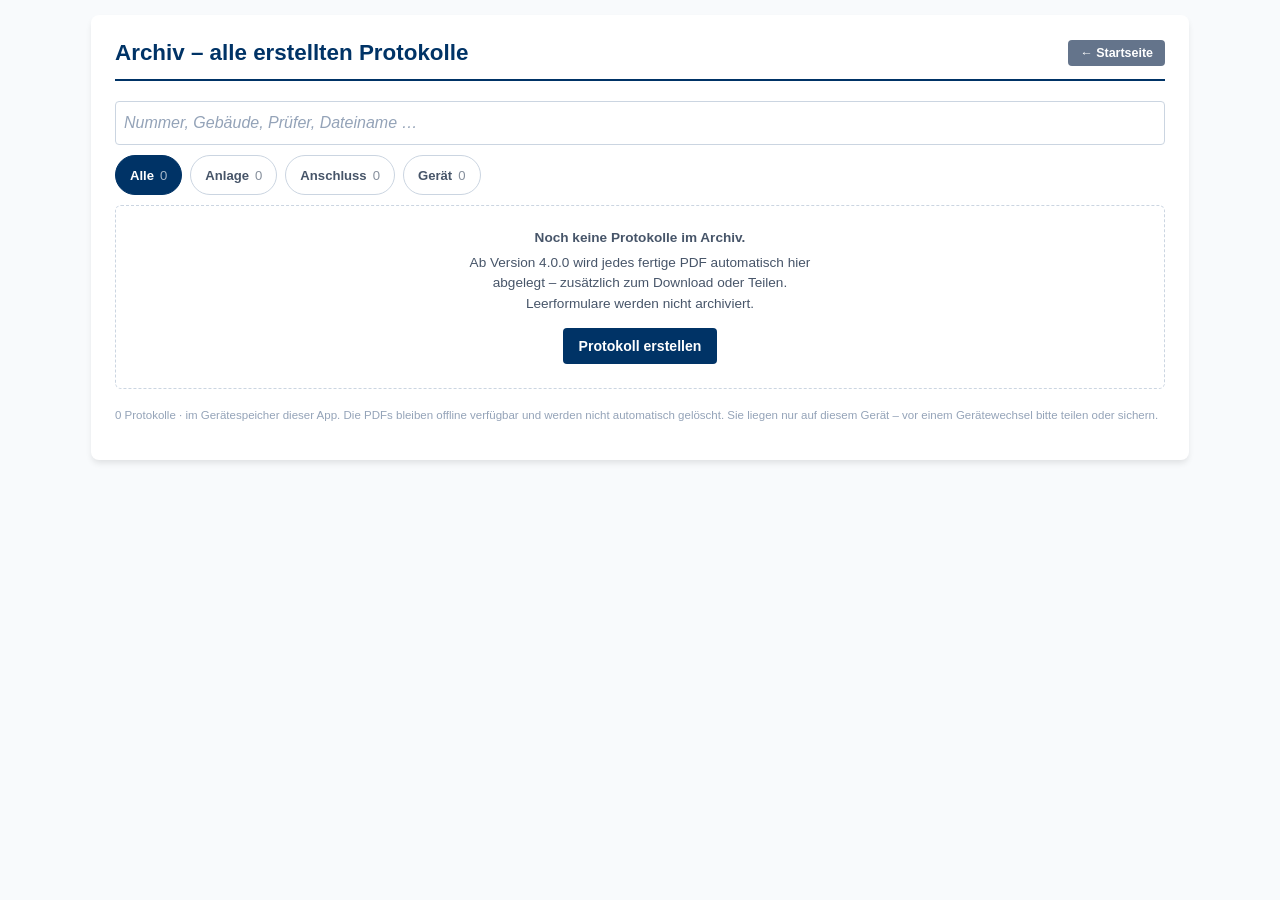
<file: ZUM-HOCHLADEN/archiv.html>
<!DOCTYPE html>
<html lang="de">
<head>
  <meta charset="UTF-8">
  <meta name="viewport" content="width=device-width, initial-scale=1.0, viewport-fit=cover">
  <title>Archiv – VDE Prüfprotokoll Manager</title>
  <link rel="stylesheet" href="css/style.css">

  <meta name="description" content="Alle erstellten Prüfprotokolle als PDF im Gerät – offline durchsuchbar.">
  <meta name="theme-color" content="#003366">
  <link rel="manifest" href="manifest.json">
  <link rel="icon" type="image/png" sizes="32x32" href="icons/favicon-32.png">
  <link rel="apple-touch-icon" href="icons/apple-touch-icon.png">
  <meta name="apple-mobile-web-app-capable" content="yes">
  <meta name="mobile-web-app-capable" content="yes">
  <meta name="apple-mobile-web-app-status-bar-style" content="black-translucent">
  <meta name="apple-mobile-web-app-title" content="VDE Archiv">
  <meta name="format-detection" content="telephone=no">

  <script src="js/app-config.js"></script>
  <script src="js/pwa.js" defer></script>
  <script src="js/storage.js"></script>
  <script src="js/archiv.js"></script>
</head>
<body>

<div class="app-container">
  <div class="header-bar">
    <h1>Archiv – alle erstellten Protokolle</h1>
    <a href="index.html" class="btn btn-secondary" style="text-decoration:none;">← Startseite</a>
  </div>

  <div class="archiv-suche">
    <input type="search" id="suchfeld" placeholder="Nummer, Gebäude, Prüfer, Dateiname …"
           oninput="listeZeichnen()" autocomplete="off">
    <div class="chip-row" id="chipRow"></div>
  </div>

  <div class="archiv-leiste" id="auswahlLeiste" hidden>
    <span id="auswahlText">0 ausgewählt</span>
    <div style="display:flex; gap:8px; flex-wrap:wrap;">
      <button type="button" class="btn btn-secondary" onclick="auswahlTeilen()">Teilen / Sichern</button>
      <button type="button" class="btn btn-danger" onclick="auswahlLoeschen()">Löschen</button>
      <button type="button" class="btn btn-secondary" onclick="auswahlLeeren()">Auswahl aufheben</button>
    </div>
  </div>

  <div id="liste"></div>

  <p class="archiv-fuss" id="fussnote"></p>
</div>

<!-- Detailansicht ------------------------------------------------------- -->
<div class="archiv-overlay" id="detail" hidden>
  <div class="archiv-dialog" role="dialog" aria-modal="true" aria-labelledby="detailTitel">
    <div class="archiv-dialog-kopf">
      <div>
        <div class="archiv-dialog-typ" id="detailTyp"></div>
        <h2 id="detailTitel" style="margin:2px 0 0; background:none; border:none; padding:0; font-size:1.05rem;"></h2>
      </div>
      <button type="button" class="btn btn-secondary" onclick="detailSchliessen()">Schließen</button>
    </div>
    <dl class="archiv-dl" id="detailDaten"></dl>
    <div class="archiv-dialog-aktionen">
      <button type="button" class="btn" onclick="detailOeffnen()">PDF öffnen</button>
      <button type="button" class="btn btn-secondary" onclick="detailTeilen()">Teilen / Sichern</button>
      <button type="button" class="btn btn-secondary" onclick="detailVorlage()" id="btnVorlage">Erneut prüfen (Vorlage)</button>
      <button type="button" class="btn btn-danger" onclick="detailLoeschen()">Aus Archiv löschen</button>
    </div>
    <p class="archiv-hinweis" id="vorlageHinweis">
      „Erneut prüfen“ legt ein neues Formular mit den beschreibenden Angaben dieses Protokolls an
      (Bezeichnungen, Standort, Schutzklasse, Leitungslängen). Alle Messwerte, Sicht- und
      Funktionsbewertungen, Unterschriften und das Gesamtergebnis bleiben leer und müssen neu
      erfasst werden.
    </p>
  </div>
</div>

<script>
  var alleEintraege = [];
  var filterTyp = 'alle';
  var auswahl = {};
  var aktuellerEintrag = null;

  laden();

  function laden() {
    archivAlle().then(function (liste) {
      alleEintraege = liste;
      chipsZeichnen();
      listeZeichnen();
    });
  }

  function gefiltert() {
    var suche = (document.getElementById('suchfeld').value || '').toLowerCase().trim();
    return alleEintraege.filter(function (e) {
      if (filterTyp !== 'alle' && e.praefix !== filterTyp) return false;
      if (!suche) return true;
      var heu = [e.nummer, e.gebaeude, e.pruefer, e.dateiname, archivTyp(e.praefix).label,
                 archivDatumKurz(e.pruefdatum)].join(' ').toLowerCase();
      return heu.indexOf(suche) !== -1;
    });
  }

  function chipsZeichnen() {
    var row = document.getElementById('chipRow');
    row.innerHTML = '';
    var typen = [['alle', 'Alle']].concat(Object.keys(ARCHIV_TYPEN).map(function (p) {
      return [p, ARCHIV_TYPEN[p].kurz];
    }));
    typen.forEach(function (t) {
      var anzahl = t[0] === 'alle'
        ? alleEintraege.length
        : alleEintraege.filter(function (e) { return e.praefix === t[0]; }).length;
      var b = document.createElement('button');
      b.type = 'button';
      b.className = 'chip' + (filterTyp === t[0] ? ' chip-aktiv' : '');
      b.innerHTML = t[1] + ' <span>' + anzahl + '</span>';
      b.onclick = function () { filterTyp = t[0]; chipsZeichnen(); listeZeichnen(); };
      row.appendChild(b);
    });
  }

  function listeZeichnen() {
    var ziel = document.getElementById('liste');
    var liste = gefiltert();
    ziel.innerHTML = '';

    if (!alleEintraege.length) {
      ziel.innerHTML = '<div class="archiv-leer"><strong>Noch keine Protokolle im Archiv.</strong>' +
        '<p>Ab Version 4.0.0 wird jedes fertige PDF automatisch hier abgelegt – zusätzlich zum ' +
        'Download oder Teilen. Leerformulare werden nicht archiviert.</p>' +
        '<a class="btn" style="text-decoration:none; display:inline-block;" href="index.html">Protokoll erstellen</a></div>';
      fussnoteSetzen();
      return;
    }
    if (!liste.length) {
      ziel.innerHTML = '<div class="archiv-leer"><strong>Kein Treffer.</strong>' +
        '<p>Andere Suchbegriffe oder Filter wählen.</p></div>';
      fussnoteSetzen();
      return;
    }

    var aktuellerMonat = '';
    liste.forEach(function (e) {
      var monat = archivMonatLabel(e.erstellt);
      if (monat !== aktuellerMonat) {
        aktuellerMonat = monat;
        var h = document.createElement('div');
        h.className = 'archiv-monat';
        h.textContent = monat;
        ziel.appendChild(h);
      }
      ziel.appendChild(zeileBauen(e));
    });
    fussnoteSetzen();
  }

  function zeileBauen(e) {
    var typ = archivTyp(e.praefix);
    var status = archivStatus(e);

    var zeile = document.createElement('div');
    zeile.className = 'archiv-zeile' + (auswahl[e.id] ? ' archiv-zeile-gewaehlt' : '');

    var box = document.createElement('input');
    box.type = 'checkbox';
    box.className = 'archiv-check';
    box.checked = !!auswahl[e.id];
    box.setAttribute('aria-label', 'Protokoll ' + e.nummer + ' auswählen');
    box.onclick = function (ev) {
      ev.stopPropagation();
      if (box.checked) auswahl[e.id] = true; else delete auswahl[e.id];
      listeZeichnen();
      auswahlLeisteAktualisieren();
    };
    zeile.appendChild(box);

    var kuerzel = document.createElement('div');
    kuerzel.className = 'archiv-kuerzel';
    kuerzel.textContent = e.praefix;
    zeile.appendChild(kuerzel);

    var mitte = document.createElement('div');
    mitte.className = 'archiv-mitte';
    var nr = document.createElement('div');
    nr.className = 'archiv-nr';
    nr.textContent = e.nummer || e.dateiname;
    mitte.appendChild(nr);
    var sub = document.createElement('div');
    sub.className = 'archiv-sub';
    sub.textContent = [typ.label, e.gebaeude, e.anzahl ? e.anzahl + ' ' + typ.einheit : '']
      .filter(Boolean).join(' · ');
    mitte.appendChild(sub);
    zeile.appendChild(mitte);

    var rechts = document.createElement('div');
    rechts.className = 'archiv-rechts';
    var badge = document.createElement('span');
    badge.className = 'archiv-status';
    badge.style.background = status.bg;
    badge.style.color = status.fg;
    badge.textContent = status.text;
    rechts.appendChild(badge);
    var datum = document.createElement('span');
    datum.className = 'archiv-datum';
    datum.textContent = archivDatumKurz(e.pruefdatum) || archivDatumKurz(e.erstellt.slice(0, 10));
    rechts.appendChild(datum);
    zeile.appendChild(rechts);

    zeile.onclick = function () { detailZeigen(e.id); };
    return zeile;
  }

  function fussnoteSetzen() {
    var bytes = alleEintraege.reduce(function (s, e) { return s + (e.groesse || 0); }, 0);
    document.getElementById('fussnote').textContent =
      alleEintraege.length + ' Protokolle · ' + archivGroesse(bytes) +
      ' im Gerätespeicher dieser App. Die PDFs bleiben offline verfügbar und werden nicht ' +
      'automatisch gelöscht. Sie liegen nur auf diesem Gerät – vor einem Gerätewechsel bitte teilen oder sichern.';
  }

  /* ---- Mehrfachauswahl ------------------------------------------------- */
  function auswahlIds() { return Object.keys(auswahl); }

  function auswahlLeisteAktualisieren() {
    var n = auswahlIds().length;
    var leiste = document.getElementById('auswahlLeiste');
    leiste.hidden = n === 0;
    document.getElementById('auswahlText').textContent =
      n + (n === 1 ? ' Protokoll ausgewählt' : ' Protokolle ausgewählt');
  }

  function auswahlLeeren() { auswahl = {}; listeZeichnen(); auswahlLeisteAktualisieren(); }

  function auswahlTeilen() {
    var ids = auswahlIds();
    var eintraege = alleEintraege.filter(function (e) { return ids.indexOf(e.id) !== -1; });
    archivPdfTeilen(eintraege);
  }

  function auswahlLoeschen() {
    var ids = auswahlIds();
    if (!ids.length) return;
    if (!confirm(ids.length + ' Protokoll(e) endgültig aus dem Archiv löschen?\n\n' +
                 'Bereits heruntergeladene oder geteilte PDFs bleiben davon unberührt.')) return;
    archivLoeschen(ids).then(function () { auswahl = {}; auswahlLeisteAktualisieren(); laden(); });
  }

  /* ---- Detail ---------------------------------------------------------- */
  function detailZeigen(id) {
    aktuellerEintrag = alleEintraege.filter(function (e) { return e.id === id; })[0];
    if (!aktuellerEintrag) return;
    var e = aktuellerEintrag;
    var typ = archivTyp(e.praefix);
    var status = archivStatus(e);

    document.getElementById('detailTyp').textContent = typ.label;
    document.getElementById('detailTitel').textContent = e.nummer || e.dateiname;

    var zeilen = [
      ['Prüfdatum', archivDatumKurz(e.pruefdatum) || '–'],
      ['Erstellt', archivDatumKurz(e.erstellt.slice(0, 10)) + ', ' + e.erstellt.slice(11, 16) + ' Uhr'],
      ['Gebäude / Bereich', e.gebaeude || '–'],
      ['Prüfer/-in', e.pruefer || '–'],
      [typ.einheit, e.anzahl || '–'],
      ['Gesamtbewertung', e.maengel || '–'],
      ['Ergebnis', status.text],
      ['Nächster Termin', archivDatumKurz(e.naechsterTermin) || '–'],
      ['Datei', e.dateiname + ' · ' + archivGroesse(e.groesse)],
      ['Erstellt mit', 'App-Version ' + (e.appVersion || '?')]
    ];
    var dl = document.getElementById('detailDaten');
    dl.innerHTML = '';
    zeilen.forEach(function (z) {
      var dt = document.createElement('dt'); dt.textContent = z[0];
      var dd = document.createElement('dd'); dd.textContent = z[1];
      dl.appendChild(dt); dl.appendChild(dd);
    });

    var btn = document.getElementById('btnVorlage');
    var moeglich = !!e.formState;
    btn.disabled = !moeglich;
    btn.style.opacity = moeglich ? '1' : '0.5';
    document.getElementById('vorlageHinweis').style.display = moeglich ? 'block' : 'none';

    document.getElementById('detail').hidden = false;
  }

  function detailSchliessen() { document.getElementById('detail').hidden = true; aktuellerEintrag = null; }
  function detailOeffnen() { if (aktuellerEintrag) archivPdfOeffnen(aktuellerEintrag); }
  function detailTeilen() { if (aktuellerEintrag) archivPdfTeilen(aktuellerEintrag); }

  function detailLoeschen() {
    if (!aktuellerEintrag) return;
    if (!confirm('Protokoll ' + (aktuellerEintrag.nummer || aktuellerEintrag.dateiname) +
                 ' endgültig aus dem Archiv löschen?')) return;
    archivLoeschen(aktuellerEintrag.id).then(function () { detailSchliessen(); laden(); });
  }

  function detailVorlage() {
    if (!aktuellerEintrag) return;
    var typ = archivTyp(aktuellerEintrag.praefix);
    if (!confirm('Neues ' + typ.label + '-Formular aus ' + (aktuellerEintrag.nummer || 'diesem Protokoll') + ' anlegen?\n\n' +
                 'Übernommen werden nur beschreibende Angaben. Alle Messwerte und Bewertungen ' +
                 'bleiben leer.\n\nEin vorhandener Zwischenstand in diesem Formular wird überschrieben.')) return;
    var ziel = archivVorlageUebernehmen(aktuellerEintrag);
    if (!ziel) { alert('Für dieses Protokoll wurde kein Formularstand mitgespeichert.'); return; }
    location.href = ziel;
  }

  document.addEventListener('keydown', function (ev) {
    if (ev.key === 'Escape' && !document.getElementById('detail').hidden) detailSchliessen();
  });
</script>
</body>
</html>
</file>
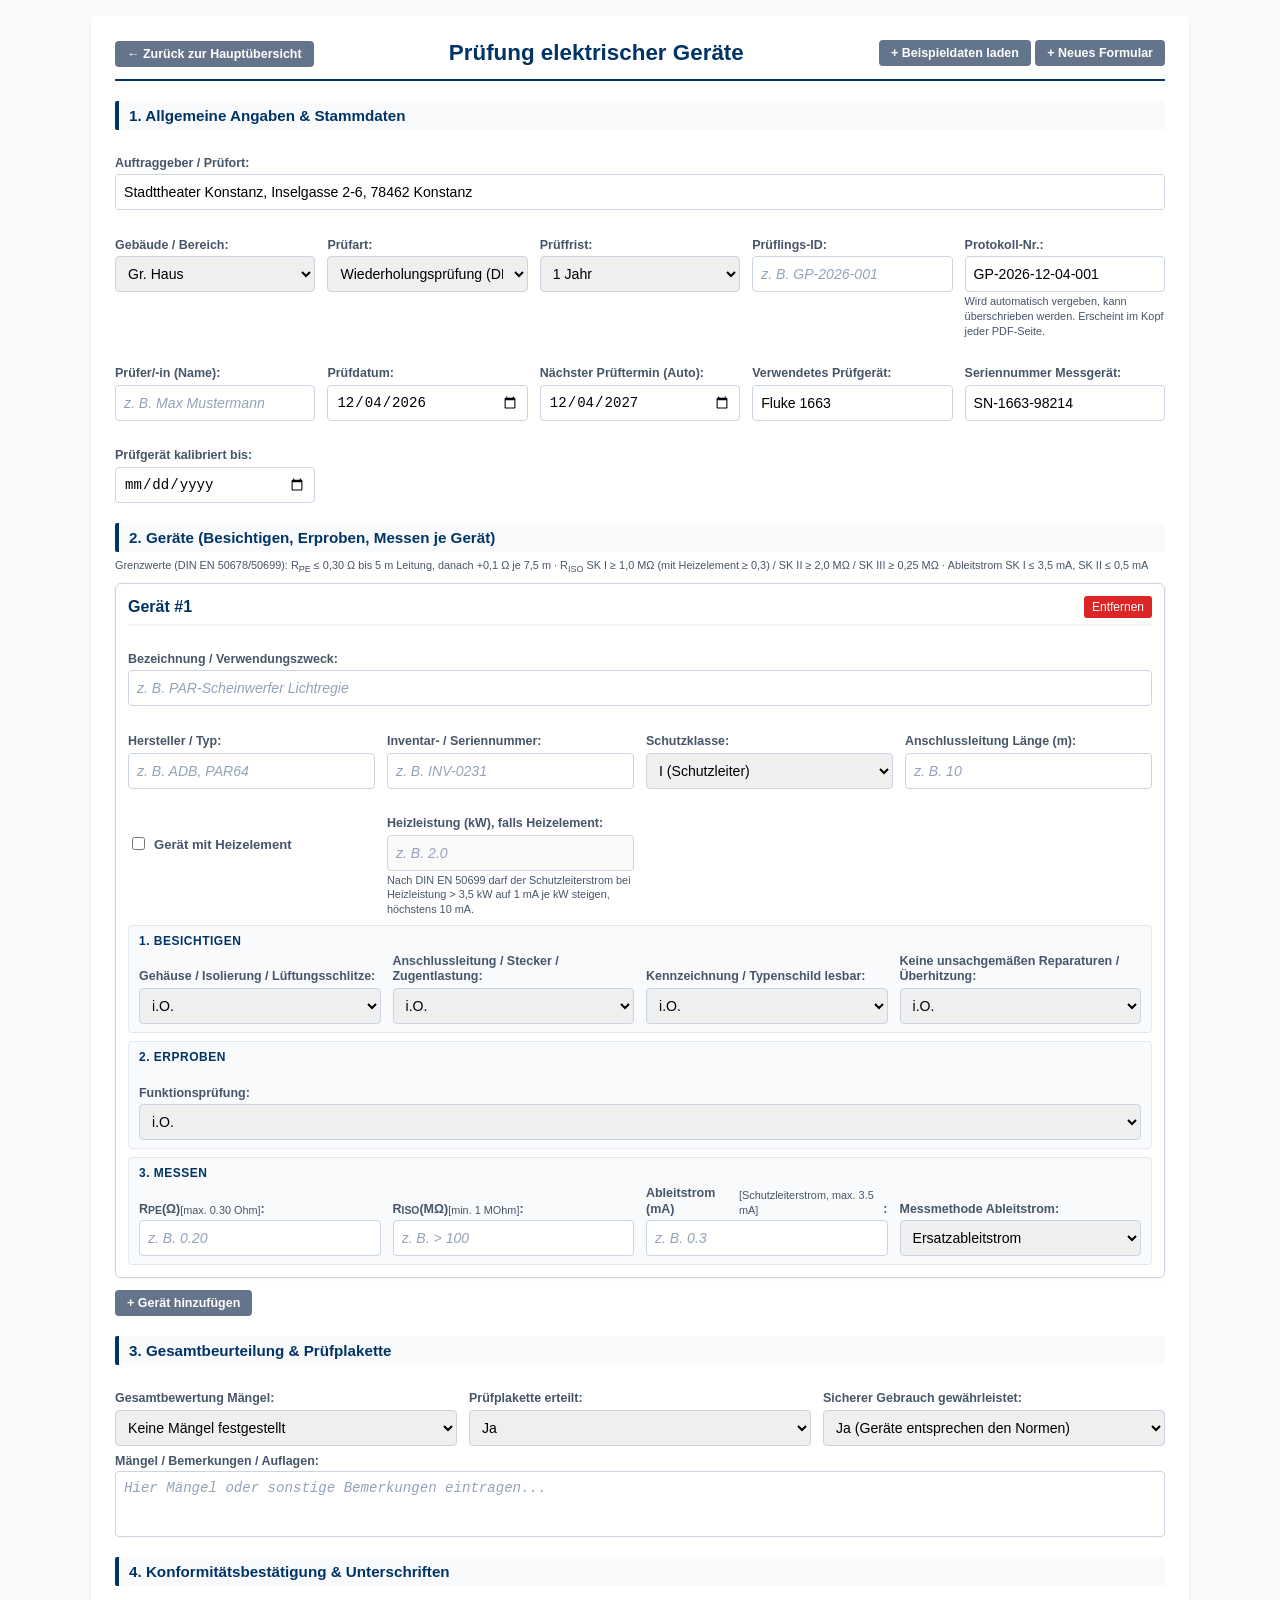
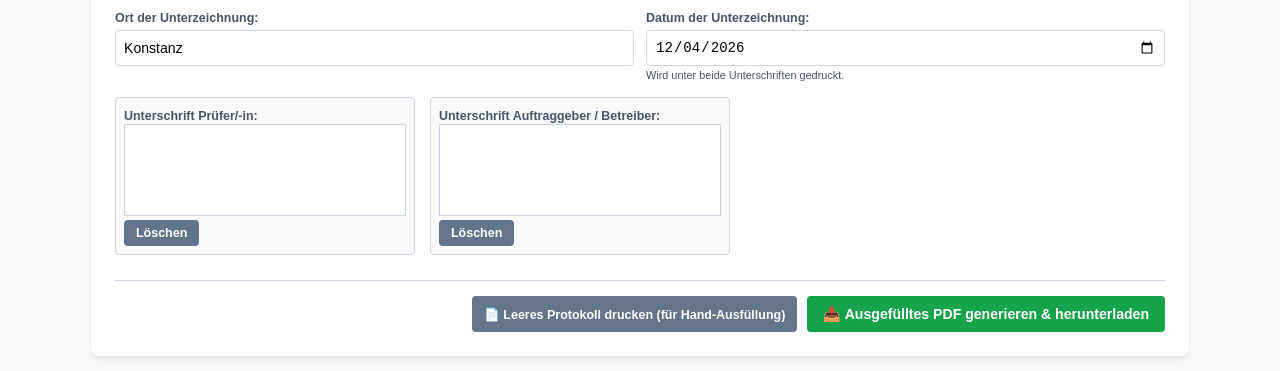
<file: ZUM-HOCHLADEN/geraetepruefung.html>
<!DOCTYPE html>
<html lang="de">
<head>
  <meta charset="UTF-8">
  <meta name="viewport" content="width=device-width, initial-scale=1.0, viewport-fit=cover">
  <title>Prüfung elektrischer Geräte (DIN EN 50678 / 50699)</title>
  <link rel="stylesheet" href="css/style.css">

  <!-- ===== PWA (Progressive Web App) ===== -->
  <meta name="description" content="Prüfprotokolle nach DIN VDE erstellen und als PDF ausgeben – offline nutzbar.">
  <meta name="theme-color" content="#003366">
  <link rel="manifest" href="manifest.json">
  <link rel="icon" type="image/png" sizes="32x32" href="icons/favicon-32.png">
  <link rel="apple-touch-icon" href="icons/apple-touch-icon.png">
  <!-- iOS-spezifisch -->
  <meta name="apple-mobile-web-app-capable" content="yes">
  <meta name="mobile-web-app-capable" content="yes">
  <meta name="apple-mobile-web-app-status-bar-style" content="black-translucent">
  <meta name="apple-mobile-web-app-title" content="VDE Protokoll">
  <meta name="format-detection" content="telephone=no">
  <script src="js/app-config.js"></script>
  <script src="js/pwa.js" defer></script>

  <script src="js/vendor/jspdf.umd.min.js"></script>
  <script src="js/vendor/jspdf.plugin.autotable.min.js"></script>
  <script src="js/vendor/signature_pad.umd.min.js"></script>
  <script src="js/storage.js"></script>
  <script src="js/archiv.js"></script>
  <script src="js/pdf-utils.js"></script>
  <script src="js/geraete-generator.js"></script>

  <style>
    .grid-full { grid-column: 1 / -1; }
    textarea.auto-grow { resize: none; overflow: hidden; min-height: 38px; }
  </style>
</head>
<body>

<div class="app-container">
  <div class="header-bar">
    <div>
      <a href="index.html" class="btn btn-secondary" style="text-decoration:none;">← Zurück zur Hauptübersicht</a>
    </div>
    <h1>Prüfung elektrischer Geräte</h1>
    <div>
      <button type="button" class="btn btn-secondary" onclick="fillExampleDataGeraete()">+ Beispieldaten laden</button>
      <button type="button" class="btn btn-secondary" onclick="neuesGeraeteProtokoll()">+ Neues Formular</button>
    </div>
  </div>

  <form id="geraeteForm">
    <!-- 1. STAMMDATEN -->
    <h2 class="kat-stamm">1. Allgemeine Angaben & Stammdaten</h2>
    <div class="grid">
      <div class="form-group grid-full">
        <label>Auftraggeber / Prüfort:</label>
        <input type="text" id="auftraggeber" placeholder="z. B. Stadttheater Konstanz, Inselgasse 2-6, 78462 Konstanz">
      </div>

      <div class="form-group">
        <label>Gebäude / Bereich:</label>
        <select id="gebaeude_select" onchange="toggleGebaeudeCustom(this.value)">
          <option value="Gr. Haus">Gr. Haus</option>
          <option value="Werkstatt">Werkstatt</option>
          <option value="Spiegelhalle">Spiegelhalle</option>
          <option value="Münsterplatz">Münsterplatz</option>
          <option value="Probebühne">Probebühne</option>
          <option value="custom">Sonstiges...</option>
        </select>
        <input type="text" id="gebaeude_custom" value="Gr. Haus" placeholder="Gebäude/Raum eingeben" style="display:none; margin-top:4px;">
      </div>

      <div class="form-group">
        <label>Prüfart:</label>
        <select id="pruefart">
          <option>Wiederholungsprüfung (DIN EN 50699 / VDE 0702)</option>
          <option>Prüfung nach Reparatur (DIN EN 50678 / VDE 0701)</option>
        </select>
      </div>
      <div class="form-group">
        <label>Prüffrist:</label>
        <select id="pruefintervall" onchange="updateNaechsterTermin()">
          <option value="1">1 Monat</option>
          <option value="3">3 Monate</option>
          <option value="6">6 Monate</option>
          <option value="12" selected>1 Jahr</option>
          <option value="24">2 Jahre</option>
        </select>
      </div>

      <div class="form-group"><label>Prüflings-ID:</label><input type="text" id="pruefungsnummer" placeholder="z. B. GP-2026-001"></div>
      <div class="form-group">
        <label>Protokoll-Nr.:</label>
        <input type="text" id="protokollnummer" placeholder="z. B. GP-2026-08-11-001">
        <div class="limit-hint">Wird automatisch vergeben, kann überschrieben werden. Erscheint im Kopf jeder PDF-Seite.</div>
      </div>
      <div class="form-group"><label>Prüfer/-in (Name):</label><input type="text" id="pruefer" placeholder="z. B. Max Mustermann"></div>
      <div class="form-group"><label>Prüfdatum:</label><input type="date" id="datum"></div>
      <div class="form-group"><label>Nächster Prüftermin (Auto):</label><input type="date" id="res_termin_date"></div>
      <div class="form-group"><label>Verwendetes Prüfgerät:</label><input type="text" id="messgeraet"></div>
      <div class="form-group"><label>Seriennummer Messgerät:</label><input type="text" id="seriennummer"></div>
      <div class="form-group"><label>Prüfgerät kalibriert bis:</label><input type="date" id="kalibriert_bis"></div>
    </div>

    <!-- 2. GERÄTE -->
    <h2 class="kat-messen">2. Geräte (Besichtigen, Erproben, Messen je Gerät)</h2>
    <p class="limit-hint" style="margin:-4px 0 8px;">
      Grenzwerte (DIN EN 50678/50699): R<sub>PE</sub> &le; 0,30 &Omega; bis 5 m Leitung, danach +0,1 &Omega; je 7,5 m ·
      R<sub>ISO</sub> SK I &ge; 1,0 M&Omega; (mit Heizelement &ge; 0,3) / SK II &ge; 2,0 M&Omega; / SK III &ge; 0,25 M&Omega; ·
      Ableitstrom SK I &le; 3,5 mA, SK II &le; 0,5 mA
    </p>
    <div id="devicesContainer"></div>
    <button type="button" class="btn btn-secondary" onclick="addDeviceCard()">+ Gerät hinzufügen</button>

    <!-- 3. BEWERTUNG -->
    <h2 class="kat-ergebnis">3. Gesamtbeurteilung & Prüfplakette</h2>
    <div class="grid">
      <div class="form-group">
        <label>Gesamtbewertung Mängel:</label>
        <select id="res_maengel">
          <option>Keine Mängel festgestellt</option>
          <option>Mängel festgestellt und behoben (siehe Bemerkung)</option>
          <option>Mängel festgestellt (siehe Bemerkung)</option>
        </select>
      </div>
      <div class="form-group">
        <label>Prüfplakette erteilt:</label>
        <select id="res_plakette"><option>Ja</option><option>Nein</option></select>
      </div>
      <div class="form-group">
        <label>Sicherer Gebrauch gewährleistet:</label>
        <select id="res_gewaehrleistung">
          <option value="Ja">Ja (Geräte entsprechen den Normen)</option>
          <option value="Nein">Nein (Sicherheitsrisiko)</option>
        </select>
      </div>
    </div>

    <div class="form-group" style="margin-top: 8px;">
      <label>Mängel / Bemerkungen / Auflagen:</label>
      <textarea id="res_bemerkungen" class="auto-grow" rows="3" placeholder="Hier Mängel oder sonstige Bemerkungen eintragen..." oninput="this.style.height='auto'; this.style.height=this.scrollHeight+'px'"></textarea>
    </div>

    <!-- 4. UNTERSCHRIFTEN -->
    <h2 class="kat-ergebnis">4. Konformitätsbestätigung & Unterschriften</h2>
    <div class="grid" style="margin-bottom:8px;">
      <div class="form-group"><label>Ort der Unterzeichnung:</label><input type="text" id="unterschrift_ort"></div>
      <div class="form-group">
        <label>Datum der Unterzeichnung:</label>
        <input type="date" id="unterschrift_datum">
        <div class="limit-hint">Wird unter beide Unterschriften gedruckt.</div>
      </div>
    </div>

    <div class="sig-block">
      <div class="sig-card">
        <label>Unterschrift Prüfer/-in:</label>
        <canvas id="sigPruefer"></canvas>
        <button type="button" class="btn btn-secondary" onclick="padPruefer.clear()">Löschen</button>
      </div>
      <div class="sig-card">
        <label>Unterschrift Auftraggeber / Betreiber:</label>
        <canvas id="sigKunde"></canvas>
        <button type="button" class="btn btn-secondary" onclick="padKunde.clear()">Löschen</button>
      </div>
    </div>

    <div class="actions">
      <button type="button" class="btn btn-secondary" onclick="generatePDFGeraete(true)">📄 Leeres Protokoll drucken (für Hand-Ausfüllung)</button>
      <button type="button" class="btn btn-success" onclick="generatePDFGeraete(false)">📥 Ausgefülltes PDF generieren & herunterladen</button>
    </div>
  </form>
</div>

<script>
  let padPruefer, padKunde;

  document.getElementById('datum').valueAsDate = new Date();
  document.getElementById('unterschrift_datum').valueAsDate = new Date();
  updateNaechsterTermin();

  applyMasterDataToForm();
  initProtokollNummer('GP');

  addDeviceCard();

  restoreGeraeteState(loadGeraeteAutosave());

  const pads = initSignaturePads();
  padPruefer = pads.pruefer;
  padKunde = pads.kunde;

  document.getElementById('geraeteForm').addEventListener('input', autosaveProtocol);
  document.getElementById('geraeteForm').addEventListener('change', autosaveProtocol);
</script>

</body>
</html>
</file>
<file: css/style.css>
/* Globales Box-Modell: verhindert, dass padding/border ungewollt zur
 * Breite eines Elements hinzugerechnet werden (Ursache fuer Karten, die
 * seitlich ueber ihren Container hinausragen - siehe .circuit-card/.feed-card
 * weiter unten, 7.1.0 Befund "Stromkreisansicht zu breit"). */
*, *::before, *::after { box-sizing: border-box; }

:root {
  --primary: #003366;
  --secondary: #475569;
  --bg: #f8fafc;
  --card: #ffffff;
  /* 4.7.0: dunkler als zuvor (#cbd5e1) - Rahmen und Tabellenlinien waren
   * auf dem Bildschirm zu blass ablesbar. */
  --border: #94a3b8;
  --accent: #2563eb;
  --success: #16a34a;
  --danger-bg: #fef2f2;
  --danger-border: #ef4444;
  --danger-text: #991b1b;
}

body {
  font-family: -apple-system, BlinkMacSystemFont, "Segoe UI", Roboto, Arial, sans-serif;
  background-color: var(--bg);
  color: #0f172a;
  margin: 0;
  /* Safe-Area für iPhone-Notch / Android-Gestenleiste (viewport-fit=cover) */
  padding: calc(15px + env(safe-area-inset-top)) calc(15px + env(safe-area-inset-right))
           calc(15px + env(safe-area-inset-bottom)) calc(15px + env(safe-area-inset-left));
  -webkit-text-size-adjust: 100%;
}


.app-container {
  max-width: 1050px;
  margin: 0 auto;
  background: var(--card);
  padding: 24px;
  border-radius: 8px;
  box-shadow: 0 4px 6px -1px rgba(0, 0, 0, 0.1);
}

.header-bar {
  display: flex;
  justify-content: space-between;
  align-items: center;
  border-bottom: 2px solid var(--primary);
  padding-bottom: 12px;
  margin-bottom: 20px;
  flex-wrap: wrap;
  gap: 12px;
}

h1 { color: var(--primary); font-size: 1.4rem; margin: 0; line-height: 1.25; }

/* ============================================================================
 *  STATUS-KOPFLEISTE (4.7.0)
 * ----------------------------------------------------------------------------
 *  Bleibt beim Scrollen sichtbar (sticky) und zeigt jederzeit, in welchem
 *  Protokoll man sich befindet UND - falls der Fokus gerade in einer
 *  Stromkreis-/Geraete-/Zuleitungskarte steht - in welcher Karte. Aktualisiert
 *  sich per "focusin"-Event, siehe statusleiste.js.
 * ========================================================================== */
.status-leiste {
  position: sticky;
  /* F16: bisher "top: 0" - der Balken klebte beim Scrollen direkt an der
     Bildschirmkante, v.a. auf Geraeten mit Notch/Statusleiste unschoen.
     Kleiner fester Abstand + zusaetzlich das Safe-Area-Inset, falls das
     Geraet eine Notch/Kamera-Aussparung hat. */
  top: calc(6px + env(safe-area-inset-top));
  z-index: 50;
  display: flex;
  align-items: center;
  gap: 10px;
  flex-wrap: wrap;
  background: var(--primary);
  color: #ffffff;
  padding: 7px 14px;
  border-radius: 6px;
  margin: -8px -8px 16px;
  font-size: 0.8rem;
  box-shadow: 0 2px 6px rgba(0,0,0,0.15);
}
.status-leiste .sl-trenner { opacity: 0.55; }
.status-leiste .sl-kreis {
  margin-left: auto;
  background: rgba(255,255,255,0.18);
  padding: 3px 10px;
  border-radius: 12px;
  font-weight: bold;
  white-space: nowrap;
}
.status-leiste .sl-kreis:empty { display: none; }
@media (max-width: 560px) {
  .status-leiste { font-size: 0.72rem; }
}
h2 { color: var(--primary); font-size: 0.95rem; margin-top: 20px; margin-bottom: 10px; background: #f1f5f9; padding: 6px 10px; border-left: 4px solid var(--primary); border-radius: 2px; }

/* ============================================================================
 *  DEZENTE GLIEDERUNG DER PRUEFABLAUF-KATEGORIEN (GRAUSTUFEN)
 * ----------------------------------------------------------------------------
 *  Bewusst keine Buntfarben, sondern nur zwei abwechselnde Grautoene -
 *  identisch zur Logik im PDF (PDF_TON_A / PDF_TON_B in js/pdf-utils.js).
 * ========================================================================== */
h2.kat-stamm,
h2.kat-messen,
h2.kat-ergebnis { background: #f8fafc; border-left-color: var(--primary); }
h2.kat-sicht,
h2.kat-erdung   { background: #eaeef3; border-left-color: #64748b; }

/* Inhaltsblock zum jeweiligen Abschnitt: nur eine zarte Randlinie */
.kat-block { border-left: 2px solid #e2e8f0; padding: 4px 0 6px 10px; margin-bottom: 4px; }

/* Freitextfeld fuer eigene Eintragungen (Potenzialausgleich, Messpunkte) */
.eigene-angaben { background: #ffffff; border: 1px dashed var(--border); border-radius: 4px; padding: 8px 10px; margin-top: 8px; }

.grid { display: grid; grid-template-columns: repeat(auto-fit, minmax(200px, 1fr)); gap: 12px; align-items: start; }
.form-group { display: flex; flex-direction: column; }
label { font-size: 0.78rem; font-weight: 600; margin-bottom: 3px; color: var(--secondary); }

/* EINGABEFELDER AUF GLEICHER HOEHE
 * Die Beschriftungen sind unterschiedlich lang (ein- oder zweizeilig). Ohne
 * feste Mindesthoehe starteten die Felder daher auf verschiedenen Hoehen und
 * das Raster wirkte unruhig. Das Label belegt jetzt immer zwei Zeilen und
 * sitzt am unteren Rand - dadurch beginnen alle Felder einer Zeile bündig. */
.grid > .form-group > label:first-child {
  min-height: 2.5em;
  display: flex;
  align-items: flex-end;
  line-height: 1.25;
}
/* Gleiche Feldhoehe fuer Text- und Auswahlfelder */
.form-group > input:not([type="checkbox"]),
.form-group > select { height: 36px; }

input, select, textarea { padding: 8px; border: 1px solid var(--border); border-radius: 4px; font-size: 0.88rem; width: 100%; box-sizing: border-box; transition: background-color 0.2s, border-color 0.2s; }
input[readonly] { background-color: #f1f5f9; color: #475569; font-weight: bold; }
input::placeholder, textarea::placeholder { color: #94a3b8; font-style: italic; }

.protocol-grid {
  display: grid;
  grid-template-columns: repeat(auto-fit, minmax(280px, 1fr));
  gap: 16px;
  margin-top: 15px;
}

.protocol-card {
  background: #ffffff;
  border: 2px solid var(--border);
  border-radius: 8px;
  padding: 16px;
  transition: border-color 0.2s, transform 0.2s;
  display: flex;
  flex-direction: column;
  justify-content: space-between;
}
.protocol-card:hover { border-color: var(--accent); transform: translateY(-2px); }
.protocol-card.active { border-color: var(--primary); }
.protocol-card h3 { margin: 0 0 8px 0; color: var(--primary); font-size: 1.1rem; }
.protocol-card p { font-size: 0.82rem; color: var(--secondary); margin: 0 0 15px 0; line-height: 1.4; }

.badge { display: inline-block; padding: 3px 8px; font-size: 0.7rem; font-weight: bold; border-radius: 12px; margin-bottom: 10px; }
.badge-active { background: #dcfce7; color: #166534; }
.badge-future { background: #f1f5f9; color: #64748b; }

/* Messwert ausserhalb des zulaessigen Bereichs */
.out-of-norm {
  background-color: var(--danger-bg) !important;
  border-color: var(--danger-border) !important;
  color: var(--danger-text) !important;
  font-weight: bold;
}

/* Pflichtangabe fehlt (z. B. RCD eingetragen, aber keine Messwerte).
   Bewusst andere Farbe als .out-of-norm: hier ist der Wert nicht falsch,
   sondern gar nicht erst dokumentiert. */
.missing-value {
  background-color: #fef9c3 !important;
  border-color: #ca8a04 !important;
}

/* ============================================================================
 *  PFLICHTFELD-KENNZEICHNUNG (4.7.0)
 * ----------------------------------------------------------------------------
 *  Jedes Feld, das fuer den PDF-Export tatsaechlich verpflichtend ist (siehe
 *  pflichtfelderMarkieren() in pflichtfelder.js), ist auffaellig gelblich
 *  hinterlegt, solange es leer ist - und wechselt automatisch auf einen
 *  dezenten, leicht gruenen Ton, sobald es ausgefuellt wurde. So ist auf
 *  einen Blick erkennbar, was noch fehlt, ohne erst beim Exportversuch eine
 *  Fehlermeldung zu bekommen. */
.pflichtfeld-leer {
  background-color: #fef9c3 !important;
  border-color: #ca8a04 !important;
}
.pflichtfeld-ok {
  background-color: #f0fdf4 !important;
  border-color: #86efac !important;
}
/* [7.2.0, Befund H2 / WCAG 1.4.1 "Use of Color"] Der Ampelstatus (gelb =
   offen, gruen = ausgefuellt) war bisher AUSSCHLIESSLICH ueber Hintergrund-/
   Randfarbe kodiert - fuer Personen mit Rot-Gruen-Sehschwaeche ausgerechnet
   bei der sicherheitsrelevantesten Unterscheidung im Formular am schwersten
   zugaenglich. Jetzt zusaetzlich ein Text-/Symbol-Signal direkt am Label des
   Feldes: ":has()" waehlt das <label>, dessen naechstes Geschwister-Element
   (input/select/textarea) die jeweilige Klasse traegt - ohne dass an den
   ueber 100 Formularfeldern selbst etwas geaendert werden muss. ":has()" wird
   von allen aktuellen Browsern unterstuetzt (Chrome/Edge/Safari seit 2023,
   Firefox seit 121) - in einem sehr alten Browser bleibt schlimmstenfalls nur
   das Symbol weg, die Farbmarkierung funktioniert unabhaengig davon weiter. */
/* "~" (beliebiges nachfolgendes Geschwister) statt "+" (direktes Geschwister)
   gewaehlt, da zwischen <label> und dem eigentlichen Feld in manchen
   .form-group-Bloecken noch weitere Elemente stehen koennen (z. B. ein Icon-
   Span vor RCD-/Drehschalter-Feldern) - "~" bleibt robust, ohne dass jede
   der ueber 100 Formularstellen im HTML einzeln geprueft werden muss. */
label:has(~ .pflichtfeld-leer)::after {
  /* [7.3.0, Nutzerwunsch #1] Nur noch das Symbol, ohne Begleittext - der
     Text "Pflichtfeld - bitte ausfuellen" bei ueber 100 Feldern gleichzeitig
     wurde als zu unruhig empfunden. Das Symbol allein erfuellt weiterhin
     WCAG 1.4.1 (Information nicht ausschliesslich ueber Farbe vermittelt). */
  content: " ⚠";
  display: inline;
  font-weight: 700;
  color: #92400e;
}
label:has(~ .pflichtfeld-ok)::after {
  content: " ✓";
  display: inline;
  font-weight: 700;
  color: #166534;
}
/* Ein tatsaechlich falscher Wert (rot) hat Vorrang - auch beim Symbol,
   analog zur bereits bestehenden Farb-Vorrangregel weiter unten. */
label:has(~ .pflichtfeld-ok.out-of-norm)::after,
label:has(~ .pflichtfeld-leer.out-of-norm)::after {
  content: " ✗";
  color: var(--danger-text);
}
label:has(~ .pflichtfeld-ok.missing-value)::after,
label:has(~ .pflichtfeld-leer.missing-value)::after {
  content: " ⚠";
  color: #92400e;
}
/* Das Begruendungsfeld einer Totlegung ist bewusst dauerhaft rot (siehe
   .totlegung-grund weiter unten) - kein "ausgefuellt/offen"-Text hier. */
.totlegung-grund label:has(~ textarea.pflichtfeld-ok)::after,
.totlegung-grund label:has(~ textarea.pflichtfeld-leer)::after {
  content: "";
}
/* Ein tatsaechlich falscher Wert (rot) hat immer Vorrang vor der gruenen
   "ausgefuellt"-Markierung - ein Feld ist nicht "ok", nur weil etwas
   darinsteht. Selektor-Kombination statt Reihenfolge im Stylesheet, damit
   das unabhaengig von spaeteren Ergaenzungen zuverlaessig bleibt. */
.pflichtfeld-ok.out-of-norm, .pflichtfeld-leer.out-of-norm {
  background-color: var(--danger-bg) !important;
  border-color: var(--danger-border) !important;
  color: var(--danger-text) !important;
}
.pflichtfeld-ok.missing-value, .pflichtfeld-leer.missing-value {
  background-color: #fef9c3 !important;
  border-color: #ca8a04 !important;
}
/* 4.7.1: Das Begruendungsfeld einer Totlegung ist bewusst dauerhaft rot
   (dokumentiert einen Fehler, ist keine "richtige/falsche Eingabe" im Sinne
   der gruen/gelb-Fortschrittsanzeige) - bleibt deshalb von alleFelder
   unberuehrt, auch wenn es ausgefuellt ist. */
.totlegung-grund textarea.pflichtfeld-ok,
.totlegung-grund textarea.pflichtfeld-leer {
  background-color: #fef2f2 !important;
  border-color: #f87171 !important;
}

/* Feld-Badge (4.7.0): kleine Markierung direkt im Label, z. B. bei ZS/ZL-N,
   damit "Pflicht" und "Optional" auf den ersten Blick gleich aussehen statt
   wie zuvor (ein Feld ohne jede Kennzeichnung, das andere mit einem
   unauffaelligen Fliesstext-Hinweis "optional"). */
.feld-badge {
  display: inline-block;
  font-size: 0.65rem;
  font-weight: bold;
  padding: 2px 7px;
  border-radius: 10px;
  margin-left: 6px;
  vertical-align: middle;
  letter-spacing: 0.02em;
}
.feld-badge-pflicht { background: #fef2f2; color: #991b1b; }
.feld-badge-optional { background: #f1f5f9; color: #64748b; }

/* Grenzwert-/Normhinweis unter einem Eingabefeld.
   Wurde im JS bereits verwendet, war im Stylesheet aber nicht definiert -
   die Hinweise erschienen dadurch in voller Textgroesse. */
.limit-hint {
  display: block;
  font-size: 0.68rem;
  font-weight: normal;
  color: var(--secondary);
  line-height: 1.35;
  margin-top: 2px;
}
label .limit-hint { display: inline; margin-top: 0; }

.circuit-card, .feed-card { box-sizing: border-box; background: #ffffff; border: 1px solid var(--border); border-radius: 6px; padding: 12px; margin-bottom: 12px; box-shadow: 0 1px 3px rgba(0,0,0,0.05); }
.circuit-header, .feed-header { display: flex; justify-content: space-between; align-items: center; margin-bottom: 10px; padding-bottom: 6px; border-bottom: 2px solid #f1f5f9; font-weight: bold; color: var(--primary); }

/* Totlegung eines einzelnen Stromkreises (4.7.0) - siehe toggleTotlegung() */
.totlegung-grund textarea { border-color: #f87171; background: #fef2f2; }
.circuit-card.circuit-totgelegt, .feed-card.circuit-totgelegt {
  border-color: #f87171; background: #fff8f8;
}

/* Einklappbarer Messpruefungs-Block (4.7.0) - siehe toggleTotlegung() /
   toggleMessSections() in pdf-generator.js. Bei "n.i.O." automatisch
   eingeklappt (die Messwerte sind dann nicht mehr relevant), aber jederzeit
   ueber die Kopfzeile wieder aufklappbar. */
.mess-sections-header {
  display: flex; align-items: center; gap: 8px; cursor: pointer;
  padding: 6px 4px; margin-bottom: 4px; border-radius: 4px;
  user-select: none;
}
.mess-sections-header:hover { background: #f1f5f9; }
.mess-sections-titel { font-weight: bold; color: var(--primary); font-size: 0.85rem; }
.mess-sections-hinweis { font-size: 0.72rem; color: var(--secondary); flex: 1; }
.mess-sections-chevron { transition: transform 0.15s; color: var(--secondary); }
.c-mess-sections.mess-sections-collapsed .mess-sections-chevron,
.c-rcd-messwerte.mess-sections-collapsed .mess-sections-chevron,
.c-schutz-basisdaten.mess-sections-collapsed .mess-sections-chevron { transform: rotate(-90deg); }
.c-mess-sections.mess-sections-collapsed .sub-section { display: none; }
/* 4.7.1: c-rcd-messwerte ist kein Stapel von .sub-section wie c-mess-sections,
   sondern hat sein eigenes .grid direkt als Kind - deshalb eigene Regel.
   [8.0.0] c-schutz-basisdaten hat dieselbe Struktur (eigenes .grid direkt als
   Kind) - teilt sich daher dieselbe Regel wie c-rcd-messwerte. */
.c-rcd-messwerte.mess-sections-collapsed > .grid,
.c-schutz-basisdaten.mess-sections-collapsed > .grid { display: none; }
.c-mess-sections:not(.mess-sections-collapsed) .mess-sections-hinweis,
.c-rcd-messwerte:not(.mess-sections-collapsed) .mess-sections-hinweis,
.c-schutz-basisdaten:not(.mess-sections-collapsed) .mess-sections-hinweis { display: none; }

/* [Nutzerwunsch] Schutzeinrichtungs-Basisdaten optisch als eigenes,
 * aufklappbares Feld hervorheben (statt eines erklaerenden Zusatztextes,
 * der dafuer bisher noetig war, siehe addCircuitCard() in
 * js/pdf-generator.js) - deutlich sichtbarer Rahmen/Hintergrund plus
 * groesserer, kraeftigerer Pfeil machen die Klappbarkeit auf einen Blick
 * erkennbar. */
.c-schutz-basisdaten {
  border: 1px solid #cbd5e1; border-radius: 6px; background: #f8fafc;
  padding: 2px 8px; margin-bottom: 10px;
}
.c-schutz-basisdaten > .mess-sections-header { padding: 8px 4px; margin-bottom: 0; }
.c-schutz-basisdaten:not(.mess-sections-collapsed) > .mess-sections-header {
  margin-bottom: 4px; border-bottom: 1px solid #e2e8f0;
}
.c-schutz-basisdaten .mess-sections-chevron { font-size: 1.05rem; font-weight: bold; color: var(--primary); }
.c-schutz-basisdaten > .grid { padding-bottom: 8px; }

/* Ergebnis-Auswahlfeld je Stromkreis (4.7.0) - steht am Ende der Karte. */
.circuit-totlegung { margin: 10px 0 -4px; }
.circuit-totlegung select.c-totgelegt { font-weight: bold; }
.circuit-totlegung select.c-totgelegt.pflichtfeld-ok.circuit-niko {
  background-color: var(--danger-bg) !important;
  border-color: var(--danger-border) !important;
  color: var(--danger-text) !important;
}
.circuit-totlegung .totlegung-grund { margin-top: 8px; }
.circuit-card.circuit-totgelegt .circuit-header,
.feed-card.circuit-totgelegt .feed-header { border-bottom-color: #fecaca; }

/* Duplizieren/Entfernen stehen bewusst am ENDE der Stromkreis-Karte (6.2.0,
   Feature D) statt oben in der Kopfzeile - dort wurden sie beim schnellen
   Scrollen durch lange Karten leicht uebersehen bzw. aus Versehen antippt. */
.circuit-footer-actions {
  display: flex; justify-content: flex-end; gap: 8px;
  margin-top: 12px; padding-top: 10px; border-top: 1px solid #f1f5f9;
}

/* FOTODOKUMENTATION JE KARTE (G17, 7.0.0): eigener Abschnitt zwischen der
 * Totlegung und den Duplizieren/Entfernen-Buttons - bewusst NICHT ganz unten,
 * damit Fotos vor dem versehentlichen Entfernen der Karte auffallen. */
.fotos-leiste {
  margin-top: 10px; padding-top: 10px; border-top: 1px dashed #e2e8f0;
}
.fotos-kopf {
  display: flex; align-items: center; justify-content: space-between;
  gap: 8px; flex-wrap: wrap;
}
.fotos-titel { font-size: 0.78rem; font-weight: 600; color: var(--secondary); }
.fotos-hinzufuegen-btn { font-size: 0.75rem; padding: 4px 8px; cursor: pointer; }
.fotos-thumbs {
  display: flex; flex-wrap: wrap; gap: 8px; margin-top: 8px;
}
.fotos-thumbs:empty { margin-top: 0; }
.fotos-thumb {
  position: relative; width: 72px; height: 72px; border-radius: 6px;
  overflow: hidden; border: 1px solid var(--border); background: #f1f5f9;
}
.fotos-thumb img { width: 100%; height: 100%; object-fit: cover; display: block; }
.fotos-thumb-loeschen {
  position: absolute; top: 2px; right: 2px; width: 18px; height: 18px;
  border-radius: 50%; border: none; background: rgba(15,23,42,0.72); color: #fff;
  font-size: 0.65rem; line-height: 18px; text-align: center; padding: 0; cursor: pointer;
}
.fotos-thumb-loeschen:hover { background: #dc2626; }

.sub-section { background-color: #f8fafc; border: 1px solid #e2e8f0; border-radius: 4px; padding: 8px 10px; margin-top: 8px; }
.sub-title { font-size: 0.75rem; font-weight: bold; color: var(--primary); margin-bottom: 6px; text-transform: uppercase; letter-spacing: 0.5px; }

/* MESSGRUPPEN INNERHALB EINES ABSCHNITTS
 * Auf dem Handy stehen die Felder untereinander und sind dadurch klar
 * getrennt. Am Desktop lagen sie nebeneinander in einer Reihe - dort war
 * z. B. nicht erkennbar, dass die Prüfspannung zum Isolationswiderstand
 * gehört und nicht zu R_PE. Die Gruppen bekommen deshalb einen eigenen
 * Rahmen mit Zwischenüberschrift. */
.mess-gruppen { display: grid; grid-template-columns: repeat(auto-fit, minmax(280px, 1fr)); gap: 10px; }
.mess-gruppe { background: #ffffff; border: 1px solid var(--border); border-radius: 4px; padding: 8px 10px 10px; }
.mess-gruppe-titel { font-size: 0.72rem; font-weight: bold; color: var(--secondary); margin-bottom: 6px; padding-bottom: 4px; border-bottom: 1px solid #e2e8f0; }

.quick-btn-group { display: flex; gap: 4px; flex-wrap: wrap; margin-top: 3px; }
.quick-btn { background: #e2e8f0; border: none; padding: 3px 7px; font-size: 0.72rem; border-radius: 3px; cursor: pointer; color: #334155; }
.quick-btn:hover { background: var(--accent); color: white; }

.checkbox-grid { display: grid; grid-template-columns: repeat(auto-fit, minmax(160px, 1fr)); gap: 6px; margin-top: 5px; }
.checkbox-item { display: flex; align-items: center; gap: 6px; font-size: 0.82rem; cursor: pointer; }
.checkbox-item input { width: auto; }

.btn { background: var(--primary); color: white; border: none; padding: 10px 16px; border-radius: 4px; font-weight: bold; cursor: pointer; font-size: 0.88rem; }
.btn-success { background: var(--success); }
.btn-secondary { background: #64748b; font-size: 0.78rem; padding: 6px 12px; }
/* [8.0.0, Teil 6.3] Gelber Button "Protokoll fortsetzen" in den
 * Protokolltyp-Kacheln (index.html) - dunkler Text statt weiss, da Gelb auf
 * Weiss zu wenig Kontrast fuer weisse Schrift bietet. */
.btn-warning { background: #eab308; color: #1e293b; }

/* 6.3.0 (Befund #3): <select> im Look eines .btn-secondary-Buttons - fuer
 * die 3 Beispieldaten-Varianten, ohne dass 3 einzelne Buttons in die knappe
 * header-bar muessen. */
select.beispieldaten-auswahl {
  -webkit-appearance: none; -moz-appearance: none; appearance: none;
  border: none; cursor: pointer; color: #fff;
}
select.beispieldaten-auswahl option { color: #0f172a; background: #fff; }
.btn-danger { background: #dc2626; font-size: 0.75rem; padding: 4px 8px; color: white; border: none; border-radius: 3px; cursor: pointer; }

.sig-block { display: flex; gap: 15px; flex-wrap: wrap; margin-top: 15px; }
.sig-card { border: 1px solid var(--border); padding: 8px; border-radius: 4px; background: #fafafa; }
canvas { background: white; border: 1px solid #cbd5e1; width: 280px; height: 90px; display: block; margin-bottom: 4px; }
.actions { margin-top: 25px; text-align: right; border-top: 1px solid var(--border); padding-top: 15px; display: flex; justify-content: flex-end; gap: 10px; flex-wrap: wrap; }
/* ===== Mobile / PWA Optimierungen ===== */
@media (max-width: 820px) {
  /* 16px verhindert das automatische Hineinzoomen von iOS beim Antippen eines Feldes */
  input, select, textarea { font-size: 16px; }
  /* Groessere Felder passend zur groesseren Schrift */
  .form-group > input:not([type="checkbox"]),
  .form-group > select { height: 42px; }
  /* Auf schmalen Displays steht ohnehin alles untereinander - die feste
     Label-Hoehe wuerde dort nur unnoetig Platz kosten. */
  .grid > .form-group > label:first-child { min-height: 0; display: block; }
  .app-container { padding: 14px; border-radius: 0; }
  h1 { font-size: 1.1rem; }
  .btn { padding: 12px 16px; }   /* größere Touch-Ziele */
  table { font-size: 0.75rem; }
}

/* Tabellen auf schmalen Displays horizontal scrollbar machen */
@media (max-width: 820px) {
  .table-wrapper, .table-scroll { overflow-x: auto; -webkit-overflow-scrolling: touch; }
}

/* Im installierten App-Modus keine Textauswahl-Störungen auf Buttons */
@media (display-mode: standalone) {
  .btn, .quick-btn, button { -webkit-touch-callout: none; -webkit-user-select: none; user-select: none; }
}

/* ---------------------------------------------------------------------------
   TOUCH-ZIELE AUF FINGERBEDIENTEN GERÄTEN
   ---------------------------------------------------------------------------
   Die Schnellwahl-Knöpfe waren nur rund 18 px hoch. Auf einer dunklen Bühne,
   mit Arbeitshandschuhen und in Eile ist das zu klein; empfohlen sind
   mindestens 44 px (WCAG 2.1, Zielgröße). Die Abfrage greift nur bei
   Zeigegeräten ohne feine Auflösung (Finger), am Desktop mit Maus bleibt die
   kompakte Darstellung erhalten.
   -------------------------------------------------------------------------- */

/* ============================================================================
 *  ARCHIV (ab 4.0.0)
 * ----------------------------------------------------------------------------
 *  Bewusst als Liste, nicht als Kachelraster: auf dem Handy sollen möglichst
 *  viele Protokolle gleichzeitig sichtbar sein, und die Zeile ist mit einer
 *  Hand erreichbar. Farben und Abstände folgen dem übrigen Formularstil.
 * ========================================================================== */
.archiv-suche { margin: 14px 0 10px; }
.archiv-suche input[type="search"] { height: 44px; font-size: 16px; }

.chip-row { display: flex; gap: 8px; flex-wrap: wrap; margin-top: 10px; }
.chip {
  min-height: 40px; padding: 0 14px; border-radius: 20px;
  border: 1px solid var(--border); background: #ffffff; color: var(--secondary);
  font-size: 0.82rem; font-weight: 600; cursor: pointer;
  display: inline-flex; align-items: center; gap: 6px;
}
.chip span { opacity: 0.65; font-weight: 500; }
.chip-aktiv { background: var(--primary); border-color: var(--primary); color: #ffffff; }

.archiv-leiste {
  display: flex; justify-content: space-between; align-items: center; gap: 12px;
  flex-wrap: wrap; background: #e8eef5; border: 1px solid var(--border);
  border-radius: 6px; padding: 10px 12px; margin-bottom: 10px;
  font-size: 0.85rem; font-weight: 600; color: var(--primary);
}
.archiv-leiste select { width: auto; min-width: 160px; height: 36px; font-weight: 500; }

.archiv-monat {
  font-size: 0.72rem; font-weight: bold; letter-spacing: 0.08em; text-transform: uppercase;
  color: var(--secondary); margin: 16px 0 6px;
}

.archiv-zeile {
  display: flex; align-items: center; gap: 12px; cursor: pointer;
  background: #ffffff; border: 1px solid var(--border); border-radius: 6px;
  padding: 10px 12px; margin-bottom: 6px; min-height: 56px;
}
.archiv-zeile:hover { border-color: var(--accent); }
.archiv-zeile-gewaehlt { border-color: var(--primary); background: #f4f8fc; }
.archiv-check { width: 22px; height: 22px; flex: none; }
.archiv-kuerzel {
  width: 34px; height: 34px; flex: none; border-radius: 6px; background: #e8eef5;
  color: var(--primary); font-size: 0.78rem; font-weight: bold;
  display: flex; align-items: center; justify-content: center;
}
.archiv-mitte { flex: 1; min-width: 0; }
.archiv-nr { font-size: 0.92rem; font-weight: 600; color: #0f172a; }
/* [Nutzerwunsch, bessere Übersicht] eigene, klar erkennbare Gebäude/Bereich-
 * Zeile je Archiveintrag - siehe zeileBauen() in archiv.html. */
.archiv-gebaeude { font-size: 0.78rem; color: var(--primary); font-weight: 600; margin-top: 2px; }
.archiv-sub { font-size: 0.76rem; color: var(--secondary); margin-top: 2px; }
.archiv-rechts { display: flex; flex-direction: column; align-items: flex-end; gap: 4px; flex: none; }
.archiv-status { font-size: 0.68rem; font-weight: bold; padding: 3px 8px; border-radius: 10px; white-space: nowrap; }
.archiv-datum { font-size: 0.72rem; color: #94a3b8; }

.archiv-leer {
  border: 1px dashed var(--border); border-radius: 6px; padding: 24px;
  text-align: center; color: var(--secondary); font-size: 0.85rem;
}
.archiv-leer p { margin: 8px auto 14px; max-width: 46ch; line-height: 1.5; }
.archiv-fuss { font-size: 0.72rem; color: #94a3b8; line-height: 1.5; margin-top: 18px; }

/* display:flex würde das hidden-Attribut überstimmen */
[hidden] { display: none !important; }

.archiv-overlay {
  position: fixed; inset: 0; background: rgba(15, 23, 42, 0.45);
  display: flex; align-items: flex-end; justify-content: center; z-index: 9998;
}
.archiv-dialog {
  background: #ffffff; width: min(560px, 100%); max-height: 88vh; overflow: auto;
  border-radius: 10px 10px 0 0; padding: 18px 18px calc(18px + env(safe-area-inset-bottom));
  box-shadow: 0 -6px 24px rgba(0, 0, 0, 0.2);
}
@media (min-width: 720px) {
  .archiv-overlay { align-items: center; padding: 24px; }
  .archiv-dialog { border-radius: 10px; }
}
.archiv-dialog-kopf { display: flex; justify-content: space-between; align-items: flex-start; gap: 12px; }
.archiv-dialog-typ { font-size: 0.7rem; font-weight: bold; letter-spacing: 0.08em; text-transform: uppercase; color: var(--secondary); }
.archiv-dl { display: grid; grid-template-columns: auto 1fr; gap: 6px 14px; margin: 16px 0 0; font-size: 0.85rem; }
.archiv-dl dt { color: var(--secondary); }
.archiv-dl dd { margin: 0; color: #0f172a; font-weight: 600; text-align: right; }
.archiv-dialog-aktionen { display: flex; flex-wrap: wrap; gap: 8px; margin-top: 18px; }
.archiv-dialog-aktionen .btn { flex: 1 1 auto; min-height: 44px; }
.archiv-hinweis { font-size: 0.72rem; color: var(--secondary); line-height: 1.5; margin: 12px 0 0; }

/* Startseite: Kurzübersicht des Archivs */
.start-archiv {
  display: flex; align-items: center; gap: 14px; flex-wrap: wrap;
  background: #ffffff; border: 1px solid var(--border); border-radius: 6px;
  padding: 12px 14px;
}
.start-archiv-zahl { font-size: 1.6rem; font-weight: bold; color: var(--primary); line-height: 1; }
.start-archiv-text { flex: 1; min-width: 180px; font-size: 0.8rem; color: var(--secondary); line-height: 1.45; }
.start-archiv .btn { text-decoration: none; }

/* Startseite: "Offene Prüfungen" (mehrere parallele Entwürfe, 4.7.0) */
.offene-pruefung-zeile {
  display: flex; align-items: center; justify-content: space-between; gap: 14px; flex-wrap: wrap;
  background: #ffffff; border: 1px solid var(--border); border-radius: 6px;
  padding: 10px 14px; margin-bottom: 8px;
}
.offene-pruefung-info { display: flex; flex-direction: column; gap: 2px; }
.offene-pruefung-typ {
  font-size: 0.68rem; font-weight: bold; text-transform: uppercase; letter-spacing: 0.03em;
  color: var(--primary);
}
.offene-pruefung-info strong { font-size: 0.92rem; }
/* [8.0.0, Teil 6.4] Standort/Gebäude/Anlage/Anzahl - analog zu .archiv-sub */
.offene-pruefung-zusatz { font-size: 0.76rem; color: var(--secondary); }
.offene-pruefung-zeit { font-size: 0.72rem; color: var(--secondary); }
.offene-pruefung-aktionen { display: flex; gap: 8px; flex-wrap: wrap; }
.offene-pruefung-aktionen .btn, .offene-pruefung-aktionen .btn-danger { text-decoration: none; }

/* [7.2.0, Punkt 21] "IST ABGESCHLOSSEN"-Checkbox je offener Prüfung sowie
 * optische Abgrenzung der bereits abgeschlossenen Entwürfe (blasser, mit
 * eigener Zwischenüberschrift) - ohne sie aus der Liste zu entfernen, damit
 * sie weiterhin geöffnet/fortgesetzt oder gelöscht werden können. */
.offene-pruefung-abschluss {
  display: flex; align-items: center; gap: 5px; font-size: 0.74rem; color: var(--secondary);
  margin-top: 2px; cursor: pointer; user-select: none;
}
.offene-pruefung-abschluss input[type="checkbox"] { width: 15px; height: 15px; cursor: pointer; }
.offene-pruefung-zeile.ist-abgeschlossen {
  background: #f8faf8; border-color: #cfe3cf; opacity: 0.82;
}
.offene-pruefung-zeile.ist-abgeschlossen .offene-pruefung-abschluss { color: #166534; font-weight: 600; }
/* [Nutzerwunsch] Offene Prüfungen genau wie Abgeschlossen in einem <details>
 * einklappbar - eigene Klassen, aber gleiche Optik/Pfeil-Logik, nur ohne
 * Grossschreibung/Trennlinie, da diese Liste (anders als "Abgeschlossen")
 * direkt unter der Ueberschrift "4. Offene Prüfungen" steht. */
.offene-pruefungen-details { margin-top: 4px; }
.offene-pruefungen-titel {
  font-size: 0.85rem; font-weight: 700; color: var(--secondary);
  cursor: pointer; user-select: none; list-style: none; margin-bottom: 8px;
}
.offene-pruefungen-titel::-webkit-details-marker { display: none; }
.offene-pruefungen-titel::before {
  content: "▾"; display: inline-block; margin-right: 6px; font-size: 0.7rem;
  transition: transform 0.15s ease;
}
.offene-pruefungen-details:not([open]) > .offene-pruefungen-titel::before { transform: rotate(-90deg); }

/* [7.3.0, Nutzerwunsch #6] Jetzt ein <summary> innerhalb eines <details>,
   vorher ein einfaches <h3> - cursor:pointer und ein Klapp-Pfeil machen die
   Klickbarkeit sichtbar. */
.offene-pruefungen-abgeschlossen-details { margin-top: 14px; padding-top: 10px; border-top: 1px dashed var(--border); }
.offene-pruefungen-abgeschlossen-titel {
  font-size: 0.78rem; font-weight: 700; color: var(--secondary); text-transform: uppercase;
  letter-spacing: 0.03em; cursor: pointer; user-select: none; list-style: none;
}
.offene-pruefungen-abgeschlossen-titel::-webkit-details-marker { display: none; }
.offene-pruefungen-abgeschlossen-titel::before {
  content: "▸"; display: inline-block; margin-right: 6px; font-size: 0.7rem;
  transition: transform 0.15s ease;
}
.offene-pruefungen-abgeschlossen-details[open] > .offene-pruefungen-abgeschlossen-titel::before { transform: rotate(90deg); }
.offene-pruefungen-abgeschlossen-details .offene-pruefung-zeile:first-of-type { margin-top: 10px; }

/* Formular wurde aus einer Archiv-Vorlage angelegt */
.vorlage-hinweis {
  background: #fef9c3; border: 1px solid #ca8a04; border-radius: 6px;
  padding: 10px 12px; margin-bottom: 14px; font-size: 0.82rem;
  line-height: 1.5; color: #713f12;
}

@media (pointer: coarse) {
  .quick-btn {
    min-height: 44px;
    padding: 10px 14px;
    font-size: 0.82rem;
  }
  .quick-btn-group { gap: 8px; margin-top: 6px; }
  /* Auch die "Entfernen"-Knöpfe an den Karten sind sonst schwer zu treffen */
  .btn-danger { min-height: 44px; padding: 10px 14px; font-size: 0.82rem; }
  /* [Befund N9, 6.0.0] .btn/.btn-secondary hatten hier bisher keine eigene
   * Regel und blieben unter der 44px-Mindestgroesse fuer Touch-Bedienung
   * (WCAG 2.5.5) - gleiche Werte wie .quick-btn/.btn-danger oben. */
  .btn, .btn-secondary { min-height: 44px; padding: 10px 14px; }
}

@media (pointer: coarse) {
  .chip { min-height: 44px; }
  .archiv-zeile { min-height: 60px; }
}

/* Z und I_K passen rechnerisch nicht zusammen: anderer Farbton als
   out-of-norm, weil es kein Grenzwertverstoss ist, sondern ein Tippfehler. */
input.wert-widerspruch {
  border-color: #d97706 !important;
  background: #fffbeb !important;
}

/* Wert liegt im zulaessigen Bereich, aber ohne Reserve (Z_S zwischen
   2/3 x Z_S,max und Z_S,max). Das ist ein Praxishinweis, keine Beanstandung -
   deshalb nur ein farbiger Rand, kein roter Hintergrund wie bei out-of-norm. */
input.wert-hinweis {
  border-color: #ca8a04 !important;
  background: #fefce8 !important;
}

/* Hinweiszeile, die auf eine Randbedingung aufmerksam macht, ohne einen
   Fehler zu behaupten (z. B. Ersatzableitstrommessung: bei Geraeten mit
   Elektronik nicht aussagekraeftig, bei Kabeln dagegen richtig). */
.limit-hint.hinweis-wichtig {
  color: #b45309;
  font-weight: 600;
}

/* ============================================================================
 *  6.2.0: PRUEFUNGS-ICONS, INFOKARTEN & FLUKE-KURZANLEITUNG
 * ----------------------------------------------------------------------------
 *  Rundes Icon-Badge (echtes Foto der Drehschalter-Position) mit Kurzlabel je
 *  Messgroesse, ausklappbare Infokarte "Was wird hier geprueft und warum?"
 *  sowie eine selbst formulierte, ausdruecklich als inoffiziell gekennzeichnete
 *  Kurzanleitung fuer das jeweils verwendete Pruefgeraet. Farbpalette und
 *  Aufbau uebernommen aus dem abgestimmten Mockup
 *  (VDE-App-Vorschau-Infokarten-Fluke.html).
 * ========================================================================== */
:root {
  --fluke-accent: #b45309;
  --fluke-bg: #fffbeb;
  --fluke-border: #d97706;
  --info-accent: #0369a1;
  --info-bg: #f0f9ff;
  --info-border: #7dd3fc;
}

.mess-karte-titel {
  display: flex;
  align-items: center;
  gap: 10px;
  margin-bottom: 4px;
}
.mess-karte-titel .titel-text { flex: 1; }

.mess-icon-stack {
  flex: none;
  display: flex;
  flex-direction: column;
  align-items: center;
  gap: 2px;
}
.mess-icon {
  flex: none;
  width: 40px;
  height: 40px;
  border-radius: 50%;
  background: #eaeef3;
  border: 1px solid var(--border);
  overflow: hidden;
  display: flex;
  align-items: center;
  justify-content: center;
}
.mess-icon img { width: 100%; height: 100%; object-fit: cover; display: block; }
.mess-icon-stack .mess-icon-label {
  font-size: 0.62rem;
  font-weight: 800;
  color: var(--primary);
  letter-spacing: 0.01em;
  line-height: 1;
  white-space: nowrap;
}
/* RCD: zwei Icons (Ausloesezeit deltaT + Ausloesestrom I_deltaN) nebeneinander */
.mess-icon-dual { flex: none; display: flex; gap: 8px; }
.mess-icon-dual .mess-icon { width: 32px; height: 32px; }

/* ---------- Infokarte: "Was wird hier geprueft und warum?" ---------- */
details.infokarte {
  background: var(--info-bg);
  border: 1px solid var(--info-border);
  border-radius: 6px;
  padding: 2px 12px;
  margin-top: 8px;
}
details.infokarte summary {
  cursor: pointer;
  padding: 9px 0;
  font-size: 0.82rem;
  font-weight: 700;
  color: var(--info-accent);
  display: flex;
  align-items: center;
  gap: 8px;
  list-style: none;
}
details.infokarte summary::-webkit-details-marker { display: none; }
details.infokarte summary::before { content: "▸"; transition: transform .15s; font-size: 0.75rem; }
details.infokarte[open] summary::before { transform: rotate(90deg); }
.infokarte-inhalt { padding: 0 0 12px; font-size: 0.82rem; line-height: 1.55; color: #0c4a6e; }
.infokarte-inhalt p { margin: 0 0 8px; }
.infokarte-inhalt p:last-child { margin-bottom: 0; }
.infokarte-inhalt .label-was,
.infokarte-inhalt .label-warum { font-weight: 700; color: var(--info-accent); }

/* ---------- Fluke-Anleitung ---------- */
details.fluke {
  background: var(--fluke-bg);
  border: 1px solid var(--fluke-border);
  border-radius: 6px;
  padding: 2px 12px;
  margin-top: 8px;
}
details.fluke summary {
  cursor: pointer;
  padding: 9px 0;
  font-size: 0.82rem;
  font-weight: 700;
  color: var(--fluke-accent);
  display: flex;
  align-items: center;
  gap: 8px;
  list-style: none;
}
details.fluke summary::-webkit-details-marker { display: none; }
details.fluke summary::before { content: "▸"; transition: transform .15s; font-size: 0.75rem; }
details.fluke[open] summary::before { transform: rotate(90deg); }
.fluke-inhalt { padding: 0 0 14px; font-size: 0.82rem; line-height: 1.6; color: #78350f; }
.fluke-inhalt ol { margin: 6px 0 10px; padding-left: 20px; }
.fluke-inhalt li { margin-bottom: 6px; }
.fluke-inhalt .fluke-wichtig {
  background: #fff;
  border: 1px dashed var(--fluke-border);
  border-radius: 4px;
  padding: 8px 10px;
  margin-top: 8px;
  font-size: 0.78rem;
}
.fluke-inhalt .fluke-wichtig strong { color: var(--fluke-accent); }
.fluke-inhalt .fluke-disclaimer {
  font-size: 0.72rem;
  color: var(--secondary);
  line-height: 1.5;
  margin-top: 8px;
  font-style: italic;
}
.drehschalter {
  display: inline-block;
  background: #1f2937;
  color: #fbbf24;
  font-family: 'Courier New', monospace;
  font-size: 0.72rem;
  font-weight: bold;
  padding: 2px 7px;
  border-radius: 3px;
  letter-spacing: 0.03em;
}
.rcd-typ-symbol {
  display: inline-block;
  background: #eef2f7;
  color: #1f2937;
  border: 1px solid #c7d0dc;
  font-family: 'Courier New', monospace;
  font-size: 0.72rem;
  font-weight: bold;
  padding: 1px 6px;
  border-radius: 3px;
  margin: 0 2px;
  cursor: help;
}
/* 7.1.0: kleine Wellenform-Symbole (Typenschild-Bildsymbole AC/A/B/F) inline
 * im Anleitungstext bzw. in der Symbol-Legende am Ende der RCD-Anleitung. */
.rcd-typ-icon {
  height: 20px;
  width: auto;
  vertical-align: middle;
  margin: 0 2px;
  background: #fff;
  border: 1px solid #c7d0dc;
  border-radius: 2px;
  padding: 1px 2px;
}
.rcd-typ-legende {
  display: flex;
  flex-wrap: wrap;
  gap: 10px;
  margin-top: 10px;
  padding-top: 8px;
  border-top: 1px dashed var(--fluke-border);
}
.rcd-typ-legende-item {
  display: flex;
  align-items: center;
  gap: 6px;
  font-size: 0.76rem;
}
.rcd-typ-legende-item img { height: 26px; width: auto; background: #fff; border: 1px solid #c7d0dc; border-radius: 2px; padding: 1px 2px; }

/* Globaler Schalter (index.html, Befund C): Container-Klasse blendet alle
 * .infokarte/.fluke-Bloecke serienweise aus. Betrifft NICHT die Icons mit
 * Kurzlabel (.mess-icon-stack/.mess-icon-dual) - die bleiben immer sichtbar. */
.infokarten-versteckt details.infokarte,
.infokarten-versteckt details.fluke {
  display: none;
}

/* ---------- Schalter-Zeile auf index.html ---------- */
.infokarten-schalter-zeile {
  display: flex;
  align-items: center;
  gap: 10px;
  background: #eaeef3;
  border: 1px solid var(--border);
  border-radius: 6px;
  padding: 10px 14px;
  margin: 14px 0 22px;
  font-size: 0.85rem;
  font-weight: 600;
  color: var(--primary);
}
.infokarten-schalter-desc {
  font-weight: normal;
  color: var(--secondary);
  font-size: 0.78rem;
  flex: 1;
  min-width: 180px;
}
.infokarten-schalter {
  position: relative;
  display: inline-block;
  width: 42px;
  height: 24px;
  flex: none;
}
.infokarten-schalter input { opacity: 0; width: 0; height: 0; }
.infokarten-schalter-slider {
  position: absolute;
  cursor: pointer;
  inset: 0;
  background-color: #cbd5e1;
  transition: .2s;
  border-radius: 24px;
}
.infokarten-schalter-slider::before {
  position: absolute;
  content: "";
  height: 18px;
  width: 18px;
  left: 3px;
  bottom: 3px;
  background-color: white;
  transition: .2s;
  border-radius: 50%;
}
.infokarten-schalter input:checked + .infokarten-schalter-slider { background-color: var(--primary); }
.infokarten-schalter input:checked + .infokarten-schalter-slider::before { transform: translateX(18px); }

/* ---------------------------------------------------------------------------
 *  STROMKREIS-KARUSSELL (6.2.0, Feature D)
 * ---------------------------------------------------------------------------
 *  Ersetzt die lange vertikale Liste der Stromkreis-Karten durch ein
 *  horizontal durchblaetterbares Karussell (eine Karte = eine "Seite").
 *  Nur fuer #circuitsContainer (Stromkreise in vde0100.html) - .circuit-card
 *  bleibt fuer andere Container unveraendert (siehe js/karussell.js).
 * ------------------------------------------------------------------------ */
.karussell { position: relative; display: flex; align-items: stretch; gap: 4px; }

/* [7.2.0, Punkt 23] Punkte-Leiste oberhalb des Karussells - macht auf einen
   Blick klar, dass mehrere Karten existieren und welche gerade sichtbar ist,
   noch bevor man ueberhaupt blaettert. */
.karussell-punkte {
  display: flex; align-items: center; justify-content: center; gap: 5px;
  margin: 2px 0 8px; flex-wrap: wrap;
}
.karussell-punkt {
  width: 6px; height: 6px; border-radius: 50%;
  background: var(--border); flex: none;
  transition: background 0.15s ease, transform 0.15s ease;
}
.karussell-punkt.aktiv { background: var(--primary); transform: scale(1.35); }

/* [7.2.0, Punkt 23] Rand-Farbverlaeufe am Track: ein sanftes Ausblenden zu
   den Seiten hin signalisiert "hier geht es weiter" (Filmstreifen-/Regal-
   Optik), ohne echte Karteninhalte zu verdecken - die Verlaeufe liegen ueber
   dem Track, aber unter den Pfeil-Buttons, und blenden per JS aus, sobald
   Anfang/Ende des Karussells erreicht ist. */
.karussell-track-wrapper { position: relative; flex: 1; min-width: 0; display: flex; }
.karussell-track-wrapper::before,
.karussell-track-wrapper::after {
  content: ""; position: absolute; top: 0; bottom: 4px; width: 22px; pointer-events: none; z-index: 1;
}
.karussell-track-wrapper::before { left: 0; background: linear-gradient(to right, var(--card), transparent); }
.karussell-track-wrapper::after { right: 0; background: linear-gradient(to left, var(--card), transparent); }
.karussell-track {
  display: flex;
  flex-direction: row;
  gap: 12px;
  overflow-x: auto;
  scroll-snap-type: x mandatory;
  scroll-behavior: smooth;
  flex: 1;
  min-width: 0;
  padding-bottom: 4px;
  /* etwas Innenabstand, damit der Schatten der Karte nicht am Rand abgeschnitten wird */
  padding-left: 2px; padding-right: 2px;
}
.karussell-track > .circuit-card {
  scroll-snap-align: start;
  flex: 0 0 100%;
  max-width: 100%;
  margin-bottom: 0;
}
.karussell-pfeil {
  flex: none;
  align-self: center;
  width: 36px;
  height: 36px;
  border-radius: 50%;
  border: 1px solid var(--border);
  background: #fff;
  color: var(--primary);
  font-size: 1rem;
  cursor: pointer;
  display: flex;
  align-items: center;
  justify-content: center;
  box-shadow: 0 1px 3px rgba(0,0,0,0.08);
}
.karussell-pfeil:hover { background: #f1f5f9; }
.karussell-pfeil:active { background: #e2e8f0; }
.karussell-indikator {
  text-align: center;
  font-size: 0.78rem;
  color: var(--secondary);
  font-weight: bold;
  margin: 6px 0 10px;
}

/* Tablet quer / Desktop: genug Breite fuer zwei Karten nebeneinander -
   Snap-Verhalten bleibt kartenweise (scroll-snap-align: start greift pro
   Karte, nicht pro Kartenpaar), Navigation ueber Pfeile/Wischen bleibt
   dieselbe. */
@media (min-width: 1100px) {
  .karussell-track > .circuit-card { flex: 0 0 calc(50% - 6px); max-width: calc(50% - 6px); }
}

/* Smartphone: Pfeil-Buttons komplett ausblenden (Feature D Bugfix 6.2.1) -
   auf schmalen Viewports frisst .karussell-pfeil (36px + gap je Seite)
   spuerbar Platz und die aktive Karte ragt seitlich heraus. Auf Mobil bleibt
   ausschliesslich die native Wisch-Navigation (scroll-snap, s.o.) uebrig;
   der Indikator ("Stromkreis X von Y") bleibt als einzige Orientierung
   sichtbar. Ab 768px (Tablet) bleiben die Pfeile wie bisher erhalten. */
@media (max-width: 767px) {
  .karussell-pfeil { display: none; }
  .karussell { gap: 0; }
  .karussell-track { flex: 1 1 100%; }
}

/* ============================================================================
 *  PRUEFDATUM-BOX (7.2.0, Nutzerwunsch #10)
 * ----------------------------------------------------------------------------
 *  Kompakte, ausklappbare Box am Anfang jedes Formulars (Abschnitt 1,
 *  Stammdaten) mit den normativen Pruefristen - siehe pruefterminInfokarteHtml()
 *  in js/infokarten.js. Die urspruengliche grosse Termin-Anzeige hier wurde
 *  in 7.3.0 entfernt, siehe .pruefdatum-unbestaetigt/-bestaetigung weiter
 *  unten fuer die Hervorhebung am tatsaechlichen Eingabefeld.
 * ========================================================================== */
.pruefdatum-box {
  background: var(--info-bg);
  border: 1px solid var(--info-border);
  border-radius: 10px;
  padding: 12px 14px;
  margin-bottom: 16px;
}
.pruefdatum-box details.infokarte.pruefdatum-infokarte {
  margin: 0;
  padding: 0;
  border-top: none;
}

/* [7.3.0, Nutzerwunsch #5] Gelbe Warnmarkierung am Eingabefeld #res_termin_date
   (Abschnitt "Gesamtbewertung", am Ende der Pruefung), solange die
   Bestaetigungs-Checkbox darunter nicht angehakt ist. */
input#res_termin_date.pruefdatum-unbestaetigt {
  background: #fef9c3;
  border-color: #ca8a04;
}
.pruefdatum-bestaetigung-gruppe { margin-top: 6px; }
.pruefdatum-bestaetigung-label {
  display: flex;
  align-items: center;
  gap: 6px;
  font-size: 0.82rem;
  font-weight: 600;
  color: #854d0e;
  cursor: pointer;
  user-select: none;
}
.pruefdatum-bestaetigung-label input[type="checkbox"] { width: 16px; height: 16px; cursor: pointer; }

/* ---------------------------------------------------------------------------
 *  [7.3.0, Nutzerwunsch #9] App-eigene Hinweis-/Bestaetigungsdialoge
 * ---------------------------------------------------------------------------
 *  Ersetzt die dunklen, systemeigenen alert()/confirm()-Boxen des Browsers
 *  (siehe appAlert()/appConfirm() in pdf-utils.js) durch Dialoge im Look der
 *  App: gleiche Schrift, gleiche Buttons (.btn/.btn-secondary), gleiche
 *  Eckenradien wie der Rest der Oberflaeche.
 * ------------------------------------------------------------------------ */
dialog.app-dialog {
  border: none;
  border-radius: 8px;
  padding: 0;
  box-shadow: 0 10px 40px rgba(0, 0, 0, 0.25);
  max-width: min(420px, 90vw);
  width: 100%;
}
dialog.app-dialog::backdrop {
  background: rgba(15, 23, 42, 0.55);
}
dialog.app-dialog .app-dialog-text {
  padding: 22px 22px 6px 22px;
  font-size: 0.92rem;
  line-height: 1.5;
  color: #1e293b;
  white-space: normal;
}
dialog.app-dialog .app-dialog-aktionen {
  display: flex;
  justify-content: flex-end;
  gap: 10px;
  padding: 18px 22px 22px 22px;
  flex-wrap: wrap;
}
dialog.app-dialog .app-dialog-aktionen .btn,
dialog.app-dialog .app-dialog-aktionen .btn-secondary {
  padding: 9px 18px;
  font-size: 0.85rem;
}

/* ---------------------------------------------------------------------------
 *  [8.0.0, Teil 6.1] Gebäude/Bereich verwalten - Dialog
 * ---------------------------------------------------------------------------
 *  Eigener Dialoginhalt (Liste + Hinzufuegen-Zeile) innerhalb des
 *  allgemeinen .app-dialog-Rahmens, siehe gebaeudeVerwaltenOeffnen() in
 *  js/storage.js. .btn-klein ist ein generischer Groessen-Modifikator fuer
 *  kleine Buttons in engen Listenzeilen (hier mit .btn-danger kombiniert).
 * ------------------------------------------------------------------------ */
.btn-klein {
  padding: 3px 10px;
  font-size: 0.72rem;
}
dialog.app-dialog.gebaeude-verwalten-dialog {
  max-width: min(440px, 92vw);
}
.gebaeude-verwalten-liste {
  max-height: 220px;
  overflow-y: auto;
  margin: 4px 22px 0 22px;
  border: 1px solid #e2e8f0;
  border-radius: 6px;
}
.gebaeude-verwalten-leer {
  padding: 14px;
  font-size: 0.82rem;
  color: #64748b;
  text-align: center;
}
.gebaeude-verwalten-zeile {
  display: flex;
  align-items: center;
  justify-content: space-between;
  gap: 10px;
  padding: 8px 12px;
  font-size: 0.85rem;
  color: #1e293b;
}
.gebaeude-verwalten-zeile:not(:last-child) {
  border-bottom: 1px solid #f1f5f9;
}
.gebaeude-verwalten-zeile span {
  overflow-wrap: anywhere;
}
.gebaeude-verwalten-hinzufuegen {
  display: flex;
  gap: 8px;
  padding: 14px 22px 6px 22px;
  flex-wrap: wrap;
}
.gebaeude-verwalten-hinzufuegen input[type="text"] {
  flex: 1 1 160px;
  padding: 8px 10px;
  border: 1px solid #cbd5e1;
  border-radius: 4px;
  font-size: 0.85rem;
}
.gebaeude-verwalten-hinzufuegen .btn-secondary {
  flex: 0 0 auto;
}
</file>
<file: ZUM-HOCHLADEN/css/style.css>
:root {
  --primary: #003366;
  --secondary: #475569;
  --bg: #f8fafc;
  --card: #ffffff;
  --border: #cbd5e1;
  --accent: #2563eb;
  --success: #16a34a;
  --danger-bg: #fef2f2;
  --danger-border: #ef4444;
  --danger-text: #991b1b;
}

body {
  font-family: -apple-system, BlinkMacSystemFont, "Segoe UI", Roboto, Arial, sans-serif;
  background-color: var(--bg);
  color: #0f172a;
  margin: 0;
  /* Safe-Area für iPhone-Notch / Android-Gestenleiste (viewport-fit=cover) */
  padding: calc(15px + env(safe-area-inset-top)) calc(15px + env(safe-area-inset-right))
           calc(15px + env(safe-area-inset-bottom)) calc(15px + env(safe-area-inset-left));
  -webkit-text-size-adjust: 100%;
}


.app-container {
  max-width: 1050px;
  margin: 0 auto;
  background: var(--card);
  padding: 24px;
  border-radius: 8px;
  box-shadow: 0 4px 6px -1px rgba(0, 0, 0, 0.1);
}

.header-bar {
  display: flex;
  justify-content: space-between;
  align-items: center;
  border-bottom: 2px solid var(--primary);
  padding-bottom: 12px;
  margin-bottom: 20px;
  flex-wrap: wrap;
  gap: 12px;
}

h1 { color: var(--primary); font-size: 1.4rem; margin: 0; line-height: 1.25; }
h2 { color: var(--primary); font-size: 0.95rem; margin-top: 20px; margin-bottom: 10px; background: #f1f5f9; padding: 6px 10px; border-left: 4px solid var(--primary); border-radius: 2px; }

/* ============================================================================
 *  DEZENTE GLIEDERUNG DER PRUEFABLAUF-KATEGORIEN (GRAUSTUFEN)
 * ----------------------------------------------------------------------------
 *  Bewusst keine Buntfarben, sondern nur zwei abwechselnde Grautoene -
 *  identisch zur Logik im PDF (PDF_TON_A / PDF_TON_B in js/pdf-utils.js).
 * ========================================================================== */
h2.kat-stamm,
h2.kat-messen,
h2.kat-ergebnis { background: #f8fafc; border-left-color: var(--primary); }
h2.kat-sicht,
h2.kat-erdung   { background: #eaeef3; border-left-color: #64748b; }

/* Inhaltsblock zum jeweiligen Abschnitt: nur eine zarte Randlinie */
.kat-block { border-left: 2px solid #e2e8f0; padding: 4px 0 6px 10px; margin-bottom: 4px; }

/* Freitextfeld fuer eigene Eintragungen (Potenzialausgleich, Messpunkte) */
.eigene-angaben { background: #ffffff; border: 1px dashed var(--border); border-radius: 4px; padding: 8px 10px; margin-top: 8px; }

.grid { display: grid; grid-template-columns: repeat(auto-fit, minmax(200px, 1fr)); gap: 12px; align-items: start; }
.form-group { display: flex; flex-direction: column; }
label { font-size: 0.78rem; font-weight: 600; margin-bottom: 3px; color: var(--secondary); }

/* EINGABEFELDER AUF GLEICHER HOEHE
 * Die Beschriftungen sind unterschiedlich lang (ein- oder zweizeilig). Ohne
 * feste Mindesthoehe starteten die Felder daher auf verschiedenen Hoehen und
 * das Raster wirkte unruhig. Das Label belegt jetzt immer zwei Zeilen und
 * sitzt am unteren Rand - dadurch beginnen alle Felder einer Zeile bündig. */
.grid > .form-group > label:first-child {
  min-height: 2.5em;
  display: flex;
  align-items: flex-end;
  line-height: 1.25;
}
/* Gleiche Feldhoehe fuer Text- und Auswahlfelder */
.form-group > input:not([type="checkbox"]),
.form-group > select { height: 36px; }

input, select, textarea { padding: 8px; border: 1px solid var(--border); border-radius: 4px; font-size: 0.88rem; width: 100%; box-sizing: border-box; transition: background-color 0.2s, border-color 0.2s; }
input[readonly] { background-color: #f1f5f9; color: #475569; font-weight: bold; }
input::placeholder, textarea::placeholder { color: #94a3b8; font-style: italic; }

.protocol-grid {
  display: grid;
  grid-template-columns: repeat(auto-fit, minmax(280px, 1fr));
  gap: 16px;
  margin-top: 15px;
}

.protocol-card {
  background: #ffffff;
  border: 2px solid var(--border);
  border-radius: 8px;
  padding: 16px;
  transition: border-color 0.2s, transform 0.2s;
  display: flex;
  flex-direction: column;
  justify-content: space-between;
}
.protocol-card:hover { border-color: var(--accent); transform: translateY(-2px); }
.protocol-card.active { border-color: var(--primary); }
.protocol-card h3 { margin: 0 0 8px 0; color: var(--primary); font-size: 1.1rem; }
.protocol-card p { font-size: 0.82rem; color: var(--secondary); margin: 0 0 15px 0; line-height: 1.4; }

.badge { display: inline-block; padding: 3px 8px; font-size: 0.7rem; font-weight: bold; border-radius: 12px; margin-bottom: 10px; }
.badge-active { background: #dcfce7; color: #166534; }
.badge-future { background: #f1f5f9; color: #64748b; }

/* Messwert ausserhalb des zulaessigen Bereichs */
.out-of-norm {
  background-color: var(--danger-bg) !important;
  border-color: var(--danger-border) !important;
  color: var(--danger-text) !important;
  font-weight: bold;
}

/* Pflichtangabe fehlt (z. B. RCD eingetragen, aber keine Messwerte).
   Bewusst andere Farbe als .out-of-norm: hier ist der Wert nicht falsch,
   sondern gar nicht erst dokumentiert. */
.missing-value {
  background-color: #fef9c3 !important;
  border-color: #ca8a04 !important;
}

/* Grenzwert-/Normhinweis unter einem Eingabefeld.
   Wurde im JS bereits verwendet, war im Stylesheet aber nicht definiert -
   die Hinweise erschienen dadurch in voller Textgroesse. */
.limit-hint {
  display: block;
  font-size: 0.68rem;
  font-weight: normal;
  color: var(--secondary);
  line-height: 1.35;
  margin-top: 2px;
}
label .limit-hint { display: inline; margin-top: 0; }

.circuit-card, .feed-card { background: #ffffff; border: 1px solid var(--border); border-radius: 6px; padding: 12px; margin-bottom: 12px; box-shadow: 0 1px 3px rgba(0,0,0,0.05); }
.circuit-header, .feed-header { display: flex; justify-content: space-between; align-items: center; margin-bottom: 10px; padding-bottom: 6px; border-bottom: 2px solid #f1f5f9; font-weight: bold; color: var(--primary); }

.sub-section { background-color: #f8fafc; border: 1px solid #e2e8f0; border-radius: 4px; padding: 8px 10px; margin-top: 8px; }
.sub-title { font-size: 0.75rem; font-weight: bold; color: var(--primary); margin-bottom: 6px; text-transform: uppercase; letter-spacing: 0.5px; }

/* MESSGRUPPEN INNERHALB EINES ABSCHNITTS
 * Auf dem Handy stehen die Felder untereinander und sind dadurch klar
 * getrennt. Am Desktop lagen sie nebeneinander in einer Reihe - dort war
 * z. B. nicht erkennbar, dass die Prüfspannung zum Isolationswiderstand
 * gehört und nicht zu R_PE. Die Gruppen bekommen deshalb einen eigenen
 * Rahmen mit Zwischenüberschrift. */
.mess-gruppen { display: grid; grid-template-columns: repeat(auto-fit, minmax(280px, 1fr)); gap: 10px; }
.mess-gruppe { background: #ffffff; border: 1px solid var(--border); border-radius: 4px; padding: 8px 10px 10px; }
.mess-gruppe-titel { font-size: 0.72rem; font-weight: bold; color: var(--secondary); margin-bottom: 6px; padding-bottom: 4px; border-bottom: 1px solid #e2e8f0; }

.quick-btn-group { display: flex; gap: 4px; flex-wrap: wrap; margin-top: 3px; }
.quick-btn { background: #e2e8f0; border: none; padding: 3px 7px; font-size: 0.72rem; border-radius: 3px; cursor: pointer; color: #334155; }
.quick-btn:hover { background: var(--accent); color: white; }

.checkbox-grid { display: grid; grid-template-columns: repeat(auto-fit, minmax(160px, 1fr)); gap: 6px; margin-top: 5px; }
.checkbox-item { display: flex; align-items: center; gap: 6px; font-size: 0.82rem; cursor: pointer; }
.checkbox-item input { width: auto; }

.btn { background: var(--primary); color: white; border: none; padding: 10px 16px; border-radius: 4px; font-weight: bold; cursor: pointer; font-size: 0.88rem; }
.btn-success { background: var(--success); }
.btn-secondary { background: #64748b; font-size: 0.78rem; padding: 6px 12px; }
.btn-danger { background: #dc2626; font-size: 0.75rem; padding: 4px 8px; color: white; border: none; border-radius: 3px; cursor: pointer; }

.sig-block { display: flex; gap: 15px; flex-wrap: wrap; margin-top: 15px; }
.sig-card { border: 1px solid var(--border); padding: 8px; border-radius: 4px; background: #fafafa; }
canvas { background: white; border: 1px solid #cbd5e1; width: 280px; height: 90px; display: block; margin-bottom: 4px; }
.actions { margin-top: 25px; text-align: right; border-top: 1px solid var(--border); padding-top: 15px; display: flex; justify-content: flex-end; gap: 10px; flex-wrap: wrap; }
/* ===== Mobile / PWA Optimierungen ===== */
@media (max-width: 820px) {
  /* 16px verhindert das automatische Hineinzoomen von iOS beim Antippen eines Feldes */
  input, select, textarea { font-size: 16px; }
  /* Groessere Felder passend zur groesseren Schrift */
  .form-group > input:not([type="checkbox"]),
  .form-group > select { height: 42px; }
  /* Auf schmalen Displays steht ohnehin alles untereinander - die feste
     Label-Hoehe wuerde dort nur unnoetig Platz kosten. */
  .grid > .form-group > label:first-child { min-height: 0; display: block; }
  .app-container { padding: 14px; border-radius: 0; }
  h1 { font-size: 1.1rem; }
  .btn { padding: 12px 16px; }   /* größere Touch-Ziele */
  table { font-size: 0.75rem; }
}

/* Tabellen auf schmalen Displays horizontal scrollbar machen */
@media (max-width: 820px) {
  .table-wrapper, .table-scroll { overflow-x: auto; -webkit-overflow-scrolling: touch; }
}

/* Im installierten App-Modus keine Textauswahl-Störungen auf Buttons */
@media (display-mode: standalone) {
  .btn, .quick-btn, button { -webkit-touch-callout: none; -webkit-user-select: none; user-select: none; }
}

/* ---------------------------------------------------------------------------
   TOUCH-ZIELE AUF FINGERBEDIENTEN GERÄTEN
   ---------------------------------------------------------------------------
   Die Schnellwahl-Knöpfe waren nur rund 18 px hoch. Auf einer dunklen Bühne,
   mit Arbeitshandschuhen und in Eile ist das zu klein; empfohlen sind
   mindestens 44 px (WCAG 2.1, Zielgröße). Die Abfrage greift nur bei
   Zeigegeräten ohne feine Auflösung (Finger), am Desktop mit Maus bleibt die
   kompakte Darstellung erhalten.
   -------------------------------------------------------------------------- */

/* ============================================================================
 *  ARCHIV (ab 4.0.0)
 * ----------------------------------------------------------------------------
 *  Bewusst als Liste, nicht als Kachelraster: auf dem Handy sollen möglichst
 *  viele Protokolle gleichzeitig sichtbar sein, und die Zeile ist mit einer
 *  Hand erreichbar. Farben und Abstände folgen dem übrigen Formularstil.
 * ========================================================================== */
.archiv-suche { margin: 14px 0 10px; }
.archiv-suche input[type="search"] { height: 44px; font-size: 16px; }

.chip-row { display: flex; gap: 8px; flex-wrap: wrap; margin-top: 10px; }
.chip {
  min-height: 40px; padding: 0 14px; border-radius: 20px;
  border: 1px solid var(--border); background: #ffffff; color: var(--secondary);
  font-size: 0.82rem; font-weight: 600; cursor: pointer;
  display: inline-flex; align-items: center; gap: 6px;
}
.chip span { opacity: 0.65; font-weight: 500; }
.chip-aktiv { background: var(--primary); border-color: var(--primary); color: #ffffff; }

.archiv-leiste {
  display: flex; justify-content: space-between; align-items: center; gap: 12px;
  flex-wrap: wrap; background: #e8eef5; border: 1px solid var(--border);
  border-radius: 6px; padding: 10px 12px; margin-bottom: 10px;
  font-size: 0.85rem; font-weight: 600; color: var(--primary);
}

.archiv-monat {
  font-size: 0.72rem; font-weight: bold; letter-spacing: 0.08em; text-transform: uppercase;
  color: var(--secondary); margin: 16px 0 6px;
}

.archiv-zeile {
  display: flex; align-items: center; gap: 12px; cursor: pointer;
  background: #ffffff; border: 1px solid var(--border); border-radius: 6px;
  padding: 10px 12px; margin-bottom: 6px; min-height: 56px;
}
.archiv-zeile:hover { border-color: var(--accent); }
.archiv-zeile-gewaehlt { border-color: var(--primary); background: #f4f8fc; }
.archiv-check { width: 22px; height: 22px; flex: none; }
.archiv-kuerzel {
  width: 34px; height: 34px; flex: none; border-radius: 6px; background: #e8eef5;
  color: var(--primary); font-size: 0.78rem; font-weight: bold;
  display: flex; align-items: center; justify-content: center;
}
.archiv-mitte { flex: 1; min-width: 0; }
.archiv-nr { font-size: 0.92rem; font-weight: 600; color: #0f172a; }
.archiv-sub { font-size: 0.76rem; color: var(--secondary); margin-top: 2px; }
.archiv-rechts { display: flex; flex-direction: column; align-items: flex-end; gap: 4px; flex: none; }
.archiv-status { font-size: 0.68rem; font-weight: bold; padding: 3px 8px; border-radius: 10px; white-space: nowrap; }
.archiv-datum { font-size: 0.72rem; color: #94a3b8; }

.archiv-leer {
  border: 1px dashed var(--border); border-radius: 6px; padding: 24px;
  text-align: center; color: var(--secondary); font-size: 0.85rem;
}
.archiv-leer p { margin: 8px auto 14px; max-width: 46ch; line-height: 1.5; }
.archiv-fuss { font-size: 0.72rem; color: #94a3b8; line-height: 1.5; margin-top: 18px; }

/* display:flex würde das hidden-Attribut überstimmen */
[hidden] { display: none !important; }

.archiv-overlay {
  position: fixed; inset: 0; background: rgba(15, 23, 42, 0.45);
  display: flex; align-items: flex-end; justify-content: center; z-index: 9998;
}
.archiv-dialog {
  background: #ffffff; width: min(560px, 100%); max-height: 88vh; overflow: auto;
  border-radius: 10px 10px 0 0; padding: 18px 18px calc(18px + env(safe-area-inset-bottom));
  box-shadow: 0 -6px 24px rgba(0, 0, 0, 0.2);
}
@media (min-width: 720px) {
  .archiv-overlay { align-items: center; padding: 24px; }
  .archiv-dialog { border-radius: 10px; }
}
.archiv-dialog-kopf { display: flex; justify-content: space-between; align-items: flex-start; gap: 12px; }
.archiv-dialog-typ { font-size: 0.7rem; font-weight: bold; letter-spacing: 0.08em; text-transform: uppercase; color: var(--secondary); }
.archiv-dl { display: grid; grid-template-columns: auto 1fr; gap: 6px 14px; margin: 16px 0 0; font-size: 0.85rem; }
.archiv-dl dt { color: var(--secondary); }
.archiv-dl dd { margin: 0; color: #0f172a; font-weight: 600; text-align: right; }
.archiv-dialog-aktionen { display: flex; flex-wrap: wrap; gap: 8px; margin-top: 18px; }
.archiv-dialog-aktionen .btn { flex: 1 1 auto; min-height: 44px; }
.archiv-hinweis { font-size: 0.72rem; color: var(--secondary); line-height: 1.5; margin: 12px 0 0; }

/* Startseite: Kurzübersicht des Archivs */
.start-archiv {
  display: flex; align-items: center; gap: 14px; flex-wrap: wrap;
  background: #ffffff; border: 1px solid var(--border); border-radius: 6px;
  padding: 12px 14px;
}
.start-archiv-zahl { font-size: 1.6rem; font-weight: bold; color: var(--primary); line-height: 1; }
.start-archiv-text { flex: 1; min-width: 180px; font-size: 0.8rem; color: var(--secondary); line-height: 1.45; }
.start-archiv .btn { text-decoration: none; }

/* Formular wurde aus einer Archiv-Vorlage angelegt */
.vorlage-hinweis {
  background: #fef9c3; border: 1px solid #ca8a04; border-radius: 6px;
  padding: 10px 12px; margin-bottom: 14px; font-size: 0.82rem;
  line-height: 1.5; color: #713f12;
}

@media (pointer: coarse) {
  .quick-btn {
    min-height: 44px;
    padding: 10px 14px;
    font-size: 0.82rem;
  }
  .quick-btn-group { gap: 8px; margin-top: 6px; }
  /* Auch die "Entfernen"-Knöpfe an den Karten sind sonst schwer zu treffen */
  .btn-danger { min-height: 44px; padding: 10px 14px; font-size: 0.82rem; }
}

@media (pointer: coarse) {
  .chip { min-height: 44px; }
  .archiv-zeile { min-height: 60px; }
}

/* Z und I_K passen rechnerisch nicht zusammen: anderer Farbton als
   out-of-norm, weil es kein Grenzwertverstoss ist, sondern ein Tippfehler. */
input.wert-widerspruch {
  border-color: #d97706 !important;
  background: #fffbeb !important;
}
</file>
